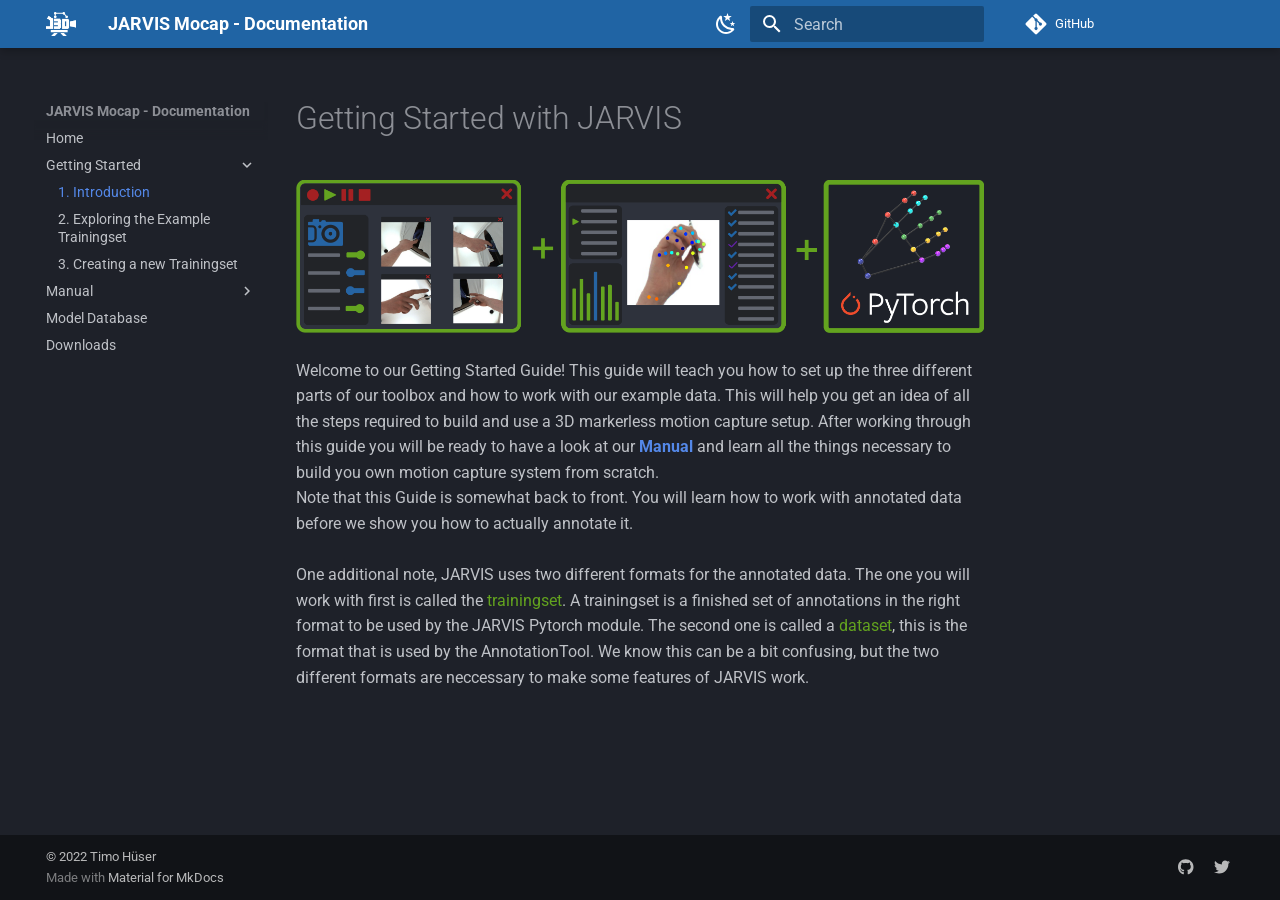
<file: getting_started/1_introduction/index.html>
<!doctype html>
<html lang="en" class="no-js">
  <head>
    
      <meta charset="utf-8">
      <meta name="viewport" content="width=device-width,initial-scale=1">
      
      
      
      
        <link rel="prev" href="../..">
      
      
        <link rel="next" href="../2_exploring_example/">
      
      
      <link rel="icon" href="../../assets/images/logo_color.svg">
      <meta name="generator" content="mkdocs-1.5.3, mkdocs-material-9.5.2">
    
    
      
        <title>1. Introduction - JARVIS Mocap -  Documentation</title>
      
    
    
      <link rel="stylesheet" href="../../assets/stylesheets/main.50c56a3b.min.css">
      
        
        <link rel="stylesheet" href="../../assets/stylesheets/palette.06af60db.min.css">
      
      


    
    
      
    
    
      
        
        
        <link rel="preconnect" href="https://fonts.gstatic.com" crossorigin>
        <link rel="stylesheet" href="https://fonts.googleapis.com/css?family=Roboto:300,300i,400,400i,700,700i%7CRoboto+Mono:400,400i,700,700i&display=fallback">
        <style>:root{--md-text-font:"Roboto";--md-code-font:"Roboto Mono"}</style>
      
    
    
      <link rel="stylesheet" href="../../stylesheets/extra.css">
    
    <script>__md_scope=new URL("../..",location),__md_hash=e=>[...e].reduce((e,_)=>(e<<5)-e+_.charCodeAt(0),0),__md_get=(e,_=localStorage,t=__md_scope)=>JSON.parse(_.getItem(t.pathname+"."+e)),__md_set=(e,_,t=localStorage,a=__md_scope)=>{try{t.setItem(a.pathname+"."+e,JSON.stringify(_))}catch(e){}}</script>
    
      
  


    
    
    
   <link href="../../assets/stylesheets/glightbox.min.css" rel="stylesheet"/><style>
        html.glightbox-open { overflow: initial; height: 100%; }
        .gslide-title { margin-top: 0px; user-select: text; }
        .gslide-desc { color: #666; user-select: text; }
        .gslide-image img { background: white; }
        
            .gscrollbar-fixer { padding-right: 15px; }
            .gdesc-inner { font-size: 0.75rem; }
            body[data-md-color-scheme="slate"] .gdesc-inner { background: var(--md-default-bg-color);}
            body[data-md-color-scheme="slate"] .gslide-title { color: var(--md-default-fg-color);}
            body[data-md-color-scheme="slate"] .gslide-desc { color: var(--md-default-fg-color);}
            </style> <script src="../../assets/javascripts/glightbox.min.js"></script></head>
  
  
    
    
      
    
    
    
    
    <body dir="ltr" data-md-color-scheme="slate" data-md-color-primary="indigo" data-md-color-accent="indigo">
  
    
    <input class="md-toggle" data-md-toggle="drawer" type="checkbox" id="__drawer" autocomplete="off">
    <input class="md-toggle" data-md-toggle="search" type="checkbox" id="__search" autocomplete="off">
    <label class="md-overlay" for="__drawer"></label>
    <div data-md-component="skip">
      
        
        <a href="#getting-started-with-jarvis" class="md-skip">
          Skip to content
        </a>
      
    </div>
    <div data-md-component="announce">
      
    </div>
    
    
      

  

<header class="md-header md-header--shadow" data-md-component="header">
  <nav class="md-header__inner md-grid" aria-label="Header">
    <a href="../.." title="JARVIS Mocap -  Documentation" class="md-header__button md-logo" aria-label="JARVIS Mocap -  Documentation" data-md-component="logo">
      
  <img src="../../assets/images/logo.png" alt="logo">

    </a>
    <label class="md-header__button md-icon" for="__drawer">
      
      <svg xmlns="http://www.w3.org/2000/svg" viewBox="0 0 24 24"><path d="M3 6h18v2H3V6m0 5h18v2H3v-2m0 5h18v2H3v-2Z"/></svg>
    </label>
    <div class="md-header__title" data-md-component="header-title">
      <div class="md-header__ellipsis">
        <div class="md-header__topic">
          <span class="md-ellipsis">
            JARVIS Mocap -  Documentation
          </span>
        </div>
        <div class="md-header__topic" data-md-component="header-topic">
          <span class="md-ellipsis">
            
              1. Introduction
            
          </span>
        </div>
      </div>
    </div>
    
      
        <form class="md-header__option" data-md-component="palette">
  
    
    
    
    <input class="md-option" data-md-color-media="" data-md-color-scheme="slate" data-md-color-primary="indigo" data-md-color-accent="indigo"  aria-label="Switch to light mode"  type="radio" name="__palette" id="__palette_0">
    
      <label class="md-header__button md-icon" title="Switch to light mode" for="__palette_1" hidden>
        <svg xmlns="http://www.w3.org/2000/svg" viewBox="0 0 24 24"><path d="m17.75 4.09-2.53 1.94.91 3.06-2.63-1.81-2.63 1.81.91-3.06-2.53-1.94L12.44 4l1.06-3 1.06 3 3.19.09m3.5 6.91-1.64 1.25.59 1.98-1.7-1.17-1.7 1.17.59-1.98L15.75 11l2.06-.05L18.5 9l.69 1.95 2.06.05m-2.28 4.95c.83-.08 1.72 1.1 1.19 1.85-.32.45-.66.87-1.08 1.27C15.17 23 8.84 23 4.94 19.07c-3.91-3.9-3.91-10.24 0-14.14.4-.4.82-.76 1.27-1.08.75-.53 1.93.36 1.85 1.19-.27 2.86.69 5.83 2.89 8.02a9.96 9.96 0 0 0 8.02 2.89m-1.64 2.02a12.08 12.08 0 0 1-7.8-3.47c-2.17-2.19-3.33-5-3.49-7.82-2.81 3.14-2.7 7.96.31 10.98 3.02 3.01 7.84 3.12 10.98.31Z"/></svg>
      </label>
    
  
    
    
    
    <input class="md-option" data-md-color-media="" data-md-color-scheme="default" data-md-color-primary="indigo" data-md-color-accent="indigo"  aria-label="Switch to dark mode"  type="radio" name="__palette" id="__palette_1">
    
      <label class="md-header__button md-icon" title="Switch to dark mode" for="__palette_0" hidden>
        <svg xmlns="http://www.w3.org/2000/svg" viewBox="0 0 24 24"><path d="M12 7a5 5 0 0 1 5 5 5 5 0 0 1-5 5 5 5 0 0 1-5-5 5 5 0 0 1 5-5m0 2a3 3 0 0 0-3 3 3 3 0 0 0 3 3 3 3 0 0 0 3-3 3 3 0 0 0-3-3m0-7 2.39 3.42C13.65 5.15 12.84 5 12 5c-.84 0-1.65.15-2.39.42L12 2M3.34 7l4.16-.35A7.2 7.2 0 0 0 5.94 8.5c-.44.74-.69 1.5-.83 2.29L3.34 7m.02 10 1.76-3.77a7.131 7.131 0 0 0 2.38 4.14L3.36 17M20.65 7l-1.77 3.79a7.023 7.023 0 0 0-2.38-4.15l4.15.36m-.01 10-4.14.36c.59-.51 1.12-1.14 1.54-1.86.42-.73.69-1.5.83-2.29L20.64 17M12 22l-2.41-3.44c.74.27 1.55.44 2.41.44.82 0 1.63-.17 2.37-.44L12 22Z"/></svg>
      </label>
    
  
</form>
      
    
    
      <script>var media,input,key,value,palette=__md_get("__palette");if(palette&&palette.color){"(prefers-color-scheme)"===palette.color.media&&(media=matchMedia("(prefers-color-scheme: light)"),input=document.querySelector(media.matches?"[data-md-color-media='(prefers-color-scheme: light)']":"[data-md-color-media='(prefers-color-scheme: dark)']"),palette.color.media=input.getAttribute("data-md-color-media"),palette.color.scheme=input.getAttribute("data-md-color-scheme"),palette.color.primary=input.getAttribute("data-md-color-primary"),palette.color.accent=input.getAttribute("data-md-color-accent"));for([key,value]of Object.entries(palette.color))document.body.setAttribute("data-md-color-"+key,value)}</script>
    
    
    
      <label class="md-header__button md-icon" for="__search">
        
        <svg xmlns="http://www.w3.org/2000/svg" viewBox="0 0 24 24"><path d="M9.5 3A6.5 6.5 0 0 1 16 9.5c0 1.61-.59 3.09-1.56 4.23l.27.27h.79l5 5-1.5 1.5-5-5v-.79l-.27-.27A6.516 6.516 0 0 1 9.5 16 6.5 6.5 0 0 1 3 9.5 6.5 6.5 0 0 1 9.5 3m0 2C7 5 5 7 5 9.5S7 14 9.5 14 14 12 14 9.5 12 5 9.5 5Z"/></svg>
      </label>
      <div class="md-search" data-md-component="search" role="dialog">
  <label class="md-search__overlay" for="__search"></label>
  <div class="md-search__inner" role="search">
    <form class="md-search__form" name="search">
      <input type="text" class="md-search__input" name="query" aria-label="Search" placeholder="Search" autocapitalize="off" autocorrect="off" autocomplete="off" spellcheck="false" data-md-component="search-query" required>
      <label class="md-search__icon md-icon" for="__search">
        
        <svg xmlns="http://www.w3.org/2000/svg" viewBox="0 0 24 24"><path d="M9.5 3A6.5 6.5 0 0 1 16 9.5c0 1.61-.59 3.09-1.56 4.23l.27.27h.79l5 5-1.5 1.5-5-5v-.79l-.27-.27A6.516 6.516 0 0 1 9.5 16 6.5 6.5 0 0 1 3 9.5 6.5 6.5 0 0 1 9.5 3m0 2C7 5 5 7 5 9.5S7 14 9.5 14 14 12 14 9.5 12 5 9.5 5Z"/></svg>
        
        <svg xmlns="http://www.w3.org/2000/svg" viewBox="0 0 24 24"><path d="M20 11v2H8l5.5 5.5-1.42 1.42L4.16 12l7.92-7.92L13.5 5.5 8 11h12Z"/></svg>
      </label>
      <nav class="md-search__options" aria-label="Search">
        
        <button type="reset" class="md-search__icon md-icon" title="Clear" aria-label="Clear" tabindex="-1">
          
          <svg xmlns="http://www.w3.org/2000/svg" viewBox="0 0 24 24"><path d="M19 6.41 17.59 5 12 10.59 6.41 5 5 6.41 10.59 12 5 17.59 6.41 19 12 13.41 17.59 19 19 17.59 13.41 12 19 6.41Z"/></svg>
        </button>
      </nav>
      
    </form>
    <div class="md-search__output">
      <div class="md-search__scrollwrap" data-md-scrollfix>
        <div class="md-search-result" data-md-component="search-result">
          <div class="md-search-result__meta">
            Initializing search
          </div>
          <ol class="md-search-result__list" role="presentation"></ol>
        </div>
      </div>
    </div>
  </div>
</div>
    
    
      <div class="md-header__source">
        <a href="https://github.com/JARVIS-MoCap" title="Go to repository" class="md-source" data-md-component="source">
  <div class="md-source__icon md-icon">
    
    <svg xmlns="http://www.w3.org/2000/svg" viewBox="0 0 448 512"><!--! Font Awesome Free 6.5.1 by @fontawesome - https://fontawesome.com License - https://fontawesome.com/license/free (Icons: CC BY 4.0, Fonts: SIL OFL 1.1, Code: MIT License) Copyright 2023 Fonticons, Inc.--><path d="M439.55 236.05 244 40.45a28.87 28.87 0 0 0-40.81 0l-40.66 40.63 51.52 51.52c27.06-9.14 52.68 16.77 43.39 43.68l49.66 49.66c34.23-11.8 61.18 31 35.47 56.69-26.49 26.49-70.21-2.87-56-37.34L240.22 199v121.85c25.3 12.54 22.26 41.85 9.08 55a34.34 34.34 0 0 1-48.55 0c-17.57-17.6-11.07-46.91 11.25-56v-123c-20.8-8.51-24.6-30.74-18.64-45L142.57 101 8.45 235.14a28.86 28.86 0 0 0 0 40.81l195.61 195.6a28.86 28.86 0 0 0 40.8 0l194.69-194.69a28.86 28.86 0 0 0 0-40.81z"/></svg>
  </div>
  <div class="md-source__repository">
    GitHub
  </div>
</a>
      </div>
    
  </nav>
  
</header>
    
    <div class="md-container" data-md-component="container">
      
      
        
          
        
      
      <main class="md-main" data-md-component="main">
        <div class="md-main__inner md-grid">
          
            
              
              <div class="md-sidebar md-sidebar--primary" data-md-component="sidebar" data-md-type="navigation" >
                <div class="md-sidebar__scrollwrap">
                  <div class="md-sidebar__inner">
                    



<nav class="md-nav md-nav--primary" aria-label="Navigation" data-md-level="0">
  <label class="md-nav__title" for="__drawer">
    <a href="../.." title="JARVIS Mocap -  Documentation" class="md-nav__button md-logo" aria-label="JARVIS Mocap -  Documentation" data-md-component="logo">
      
  <img src="../../assets/images/logo.png" alt="logo">

    </a>
    JARVIS Mocap -  Documentation
  </label>
  
    <div class="md-nav__source">
      <a href="https://github.com/JARVIS-MoCap" title="Go to repository" class="md-source" data-md-component="source">
  <div class="md-source__icon md-icon">
    
    <svg xmlns="http://www.w3.org/2000/svg" viewBox="0 0 448 512"><!--! Font Awesome Free 6.5.1 by @fontawesome - https://fontawesome.com License - https://fontawesome.com/license/free (Icons: CC BY 4.0, Fonts: SIL OFL 1.1, Code: MIT License) Copyright 2023 Fonticons, Inc.--><path d="M439.55 236.05 244 40.45a28.87 28.87 0 0 0-40.81 0l-40.66 40.63 51.52 51.52c27.06-9.14 52.68 16.77 43.39 43.68l49.66 49.66c34.23-11.8 61.18 31 35.47 56.69-26.49 26.49-70.21-2.87-56-37.34L240.22 199v121.85c25.3 12.54 22.26 41.85 9.08 55a34.34 34.34 0 0 1-48.55 0c-17.57-17.6-11.07-46.91 11.25-56v-123c-20.8-8.51-24.6-30.74-18.64-45L142.57 101 8.45 235.14a28.86 28.86 0 0 0 0 40.81l195.61 195.6a28.86 28.86 0 0 0 40.8 0l194.69-194.69a28.86 28.86 0 0 0 0-40.81z"/></svg>
  </div>
  <div class="md-source__repository">
    GitHub
  </div>
</a>
    </div>
  
  <ul class="md-nav__list" data-md-scrollfix>
    
      
      
  
  
  
  
    <li class="md-nav__item">
      <a href="../.." class="md-nav__link">
        
  
  <span class="md-ellipsis">
    Home
  </span>
  

      </a>
    </li>
  

    
      
      
  
  
    
  
  
  
    
    
    
    
    
    <li class="md-nav__item md-nav__item--active md-nav__item--nested">
      
        
        
        
        <input class="md-nav__toggle md-toggle " type="checkbox" id="__nav_2" checked>
        
          
          <label class="md-nav__link" for="__nav_2" id="__nav_2_label" tabindex="0">
            
  
  <span class="md-ellipsis">
    Getting Started
  </span>
  

            <span class="md-nav__icon md-icon"></span>
          </label>
        
        <nav class="md-nav" data-md-level="1" aria-labelledby="__nav_2_label" aria-expanded="true">
          <label class="md-nav__title" for="__nav_2">
            <span class="md-nav__icon md-icon"></span>
            Getting Started
          </label>
          <ul class="md-nav__list" data-md-scrollfix>
            
              
                
  
  
    
  
  
  
    <li class="md-nav__item md-nav__item--active">
      
      <input class="md-nav__toggle md-toggle" type="checkbox" id="__toc">
      
      
        
      
      
      <a href="./" class="md-nav__link md-nav__link--active">
        
  
  <span class="md-ellipsis">
    1. Introduction
  </span>
  

      </a>
      
    </li>
  

              
            
              
                
  
  
  
  
    <li class="md-nav__item">
      <a href="../2_exploring_example/" class="md-nav__link">
        
  
  <span class="md-ellipsis">
    2. Exploring the Example Trainingset
  </span>
  

      </a>
    </li>
  

              
            
              
                
  
  
  
  
    <li class="md-nav__item">
      <a href="../3_creating_trainingset/" class="md-nav__link">
        
  
  <span class="md-ellipsis">
    3. Creating a new Trainingset
  </span>
  

      </a>
    </li>
  

              
            
          </ul>
        </nav>
      
    </li>
  

    
      
      
  
  
  
  
    
    
    
    
    
    <li class="md-nav__item md-nav__item--nested">
      
        
        
        
        <input class="md-nav__toggle md-toggle " type="checkbox" id="__nav_3" >
        
          
          <label class="md-nav__link" for="__nav_3" id="__nav_3_label" tabindex="0">
            
  
  <span class="md-ellipsis">
    Manual
  </span>
  

            <span class="md-nav__icon md-icon"></span>
          </label>
        
        <nav class="md-nav" data-md-level="1" aria-labelledby="__nav_3_label" aria-expanded="false">
          <label class="md-nav__title" for="__nav_3">
            <span class="md-nav__icon md-icon"></span>
            Manual
          </label>
          <ul class="md-nav__list" data-md-scrollfix>
            
              
                
  
  
  
  
    <li class="md-nav__item">
      <a href="../../manual/1_introduction/" class="md-nav__link">
        
  
  <span class="md-ellipsis">
    1. Introduction
  </span>
  

      </a>
    </li>
  

              
            
              
                
  
  
  
  
    <li class="md-nav__item">
      <a href="../../manual/2_installation_guide/" class="md-nav__link">
        
  
  <span class="md-ellipsis">
    2. Installation Guide
  </span>
  

      </a>
    </li>
  

              
            
              
                
  
  
  
  
    <li class="md-nav__item">
      <a href="../../manual/3_mocap_setup_design/" class="md-nav__link">
        
  
  <span class="md-ellipsis">
    3. Designing a Setup
  </span>
  

      </a>
    </li>
  

              
            
              
                
  
  
  
  
    <li class="md-nav__item">
      <a href="../../manual/4_acquisitiontool_setup/" class="md-nav__link">
        
  
  <span class="md-ellipsis">
    4. Setting up the AcquisitionTool
  </span>
  

      </a>
    </li>
  

              
            
              
                
  
  
  
  
    <li class="md-nav__item">
      <a href="../../manual/5_recording_calibration/" class="md-nav__link">
        
  
  <span class="md-ellipsis">
    5. Recording Calibration Videos
  </span>
  

      </a>
    </li>
  

              
            
              
                
  
  
  
  
    <li class="md-nav__item">
      <a href="../../manual/6_creating_and_labeling_datasts/" class="md-nav__link">
        
  
  <span class="md-ellipsis">
    6. Creating and Labeling Datasets
  </span>
  

      </a>
    </li>
  

              
            
              
                
  
  
  
  
    <li class="md-nav__item">
      <a href="../../manual/7_training_hybridnet/" class="md-nav__link">
        
  
  <span class="md-ellipsis">
    7. Training HybridNet
  </span>
  

      </a>
    </li>
  

              
            
          </ul>
        </nav>
      
    </li>
  

    
      
      
  
  
  
  
    <li class="md-nav__item">
      <a href="../../model_database/model_database/" class="md-nav__link">
        
  
  <span class="md-ellipsis">
    Model Database
  </span>
  

      </a>
    </li>
  

    
      
      
  
  
  
  
    <li class="md-nav__item">
      <a href="../../downloads/downloads/" class="md-nav__link">
        
  
  <span class="md-ellipsis">
    Downloads
  </span>
  

      </a>
    </li>
  

    
  </ul>
</nav>
                  </div>
                </div>
              </div>
            
            
              
              <div class="md-sidebar md-sidebar--secondary" data-md-component="sidebar" data-md-type="toc" >
                <div class="md-sidebar__scrollwrap">
                  <div class="md-sidebar__inner">
                    

<nav class="md-nav md-nav--secondary" aria-label="Table of contents">
  
  
  
    
  
  
</nav>
                  </div>
                </div>
              </div>
            
          
          
            <div class="md-content" data-md-component="content">
              <article class="md-content__inner md-typeset">
                
                  


<h1 id="getting-started-with-jarvis">Getting Started with JARVIS</h1>
<p><img alt="Jarvis Banner Getting Started" class="off-glb" src="../../assets/images/index/overview_wo_text.png" /></p>
<p>Welcome to our Getting Started Guide! This guide will teach you how to set up the three different parts of our toolbox and how to work with our example data. This will help you get an idea of all the steps required to build and use a 3D markerless motion capture setup. After working through this guide you will be ready to have a look at our <strong><a href="../../manual/1_introduction">Manual</a></strong> and learn all the things necessary to build you own motion capture system from scratch.<br>
Note that this Guide is somewhat back to front. You will learn how to work with annotated data before we show you how to actually annotate it.<br>
<br>
One additional note, JARVIS uses two different formats for the annotated data. The one you will work with first is called the <span style="color:#63a31f">trainingset</span>. A trainingset is a finished set of annotations in the right format to be used by the JARVIS Pytorch module. The second one is called a <span style="color:#63a31f">dataset</span>, this is the format that is used by the AnnotationTool. We know this can be a bit confusing, but the two different formats are neccessary to make some features of JARVIS work.</p>









  



  <form class="md-feedback" name="feedback" hidden>
    <fieldset>
      <legend class="md-feedback__title">
        Was this page helpful?
      </legend>
      <div class="md-feedback__inner">
        <div class="md-feedback__list">
          
            <button class="md-feedback__icon md-icon" type="submit" title="This page was helpful" data-md-value="1">
              <svg xmlns="http://www.w3.org/2000/svg" viewBox="0 0 24 24"><path d="M20 12a8 8 0 0 0-8-8 8 8 0 0 0-8 8 8 8 0 0 0 8 8 8 8 0 0 0 8-8m2 0a10 10 0 0 1-10 10A10 10 0 0 1 2 12 10 10 0 0 1 12 2a10 10 0 0 1 10 10M10 9.5c0 .8-.7 1.5-1.5 1.5S7 10.3 7 9.5 7.7 8 8.5 8s1.5.7 1.5 1.5m7 0c0 .8-.7 1.5-1.5 1.5S14 10.3 14 9.5 14.7 8 15.5 8s1.5.7 1.5 1.5m-5 7.73c-1.75 0-3.29-.73-4.19-1.81L9.23 14c.45.72 1.52 1.23 2.77 1.23s2.32-.51 2.77-1.23l1.42 1.42c-.9 1.08-2.44 1.81-4.19 1.81Z"/></svg>
            </button>
          
            <button class="md-feedback__icon md-icon" type="submit" title="This page could be improved" data-md-value="0">
              <svg xmlns="http://www.w3.org/2000/svg" viewBox="0 0 24 24"><path d="M20 12a8 8 0 0 0-8-8 8 8 0 0 0-8 8 8 8 0 0 0 8 8 8 8 0 0 0 8-8m2 0a10 10 0 0 1-10 10A10 10 0 0 1 2 12 10 10 0 0 1 12 2a10 10 0 0 1 10 10m-6.5-4c.8 0 1.5.7 1.5 1.5s-.7 1.5-1.5 1.5-1.5-.7-1.5-1.5.7-1.5 1.5-1.5M10 9.5c0 .8-.7 1.5-1.5 1.5S7 10.3 7 9.5 7.7 8 8.5 8s1.5.7 1.5 1.5m2 4.5c1.75 0 3.29.72 4.19 1.81l-1.42 1.42C14.32 16.5 13.25 16 12 16s-2.32.5-2.77 1.23l-1.42-1.42C8.71 14.72 10.25 14 12 14Z"/></svg>
            </button>
          
        </div>
        <div class="md-feedback__note">
          
            <div data-md-value="1" hidden>
              
              
                
              
              Thanks for your feedback!
            </div>
          
            <div data-md-value="0" hidden>
              
              
                
              
              

Thanks for your feedback! Help us improve this page by using our <a href="..." target=_blank>feedback form</a>.
            </div>
          
        </div>
      </div>
    </fieldset>
  </form>


                
              </article>
            </div>
          
          
<script>var target=document.getElementById(location.hash.slice(1));target&&target.name&&(target.checked=target.name.startsWith("__tabbed_"))</script>
        </div>
        
      </main>
      
        <footer class="md-footer">
  
  <div class="md-footer-meta md-typeset">
    <div class="md-footer-meta__inner md-grid">
      <div class="md-copyright">
  
    <div class="md-copyright__highlight">
      &copy; 2022 Timo Hüser
    </div>
  
  
    Made with
    <a href="https://squidfunk.github.io/mkdocs-material/" target="_blank" rel="noopener">
      Material for MkDocs
    </a>
  
</div>
      
        <div class="md-social">
  
    
    
    
    
      
      
    
    <a href="https://github.com/JARVIS-MoCap" target="_blank" rel="noopener" title="github.com" class="md-social__link">
      <svg xmlns="http://www.w3.org/2000/svg" viewBox="0 0 496 512"><!--! Font Awesome Free 6.5.1 by @fontawesome - https://fontawesome.com License - https://fontawesome.com/license/free (Icons: CC BY 4.0, Fonts: SIL OFL 1.1, Code: MIT License) Copyright 2023 Fonticons, Inc.--><path d="M165.9 397.4c0 2-2.3 3.6-5.2 3.6-3.3.3-5.6-1.3-5.6-3.6 0-2 2.3-3.6 5.2-3.6 3-.3 5.6 1.3 5.6 3.6zm-31.1-4.5c-.7 2 1.3 4.3 4.3 4.9 2.6 1 5.6 0 6.2-2s-1.3-4.3-4.3-5.2c-2.6-.7-5.5.3-6.2 2.3zm44.2-1.7c-2.9.7-4.9 2.6-4.6 4.9.3 2 2.9 3.3 5.9 2.6 2.9-.7 4.9-2.6 4.6-4.6-.3-1.9-3-3.2-5.9-2.9zM244.8 8C106.1 8 0 113.3 0 252c0 110.9 69.8 205.8 169.5 239.2 12.8 2.3 17.3-5.6 17.3-12.1 0-6.2-.3-40.4-.3-61.4 0 0-70 15-84.7-29.8 0 0-11.4-29.1-27.8-36.6 0 0-22.9-15.7 1.6-15.4 0 0 24.9 2 38.6 25.8 21.9 38.6 58.6 27.5 72.9 20.9 2.3-16 8.8-27.1 16-33.7-55.9-6.2-112.3-14.3-112.3-110.5 0-27.5 7.6-41.3 23.6-58.9-2.6-6.5-11.1-33.3 2.6-67.9 20.9-6.5 69 27 69 27 20-5.6 41.5-8.5 62.8-8.5s42.8 2.9 62.8 8.5c0 0 48.1-33.6 69-27 13.7 34.7 5.2 61.4 2.6 67.9 16 17.7 25.8 31.5 25.8 58.9 0 96.5-58.9 104.2-114.8 110.5 9.2 7.9 17 22.9 17 46.4 0 33.7-.3 75.4-.3 83.6 0 6.5 4.6 14.4 17.3 12.1C428.2 457.8 496 362.9 496 252 496 113.3 383.5 8 244.8 8zM97.2 352.9c-1.3 1-1 3.3.7 5.2 1.6 1.6 3.9 2.3 5.2 1 1.3-1 1-3.3-.7-5.2-1.6-1.6-3.9-2.3-5.2-1zm-10.8-8.1c-.7 1.3.3 2.9 2.3 3.9 1.6 1 3.6.7 4.3-.7.7-1.3-.3-2.9-2.3-3.9-2-.6-3.6-.3-4.3.7zm32.4 35.6c-1.6 1.3-1 4.3 1.3 6.2 2.3 2.3 5.2 2.6 6.5 1 1.3-1.3.7-4.3-1.3-6.2-2.2-2.3-5.2-2.6-6.5-1zm-11.4-14.7c-1.6 1-1.6 3.6 0 5.9 1.6 2.3 4.3 3.3 5.6 2.3 1.6-1.3 1.6-3.9 0-6.2-1.4-2.3-4-3.3-5.6-2z"/></svg>
    </a>
  
    
    
    
    
      
      
    
    <a href="https://twitter.com/hueser_timo" target="_blank" rel="noopener" title="twitter.com" class="md-social__link">
      <svg xmlns="http://www.w3.org/2000/svg" viewBox="0 0 512 512"><!--! Font Awesome Free 6.5.1 by @fontawesome - https://fontawesome.com License - https://fontawesome.com/license/free (Icons: CC BY 4.0, Fonts: SIL OFL 1.1, Code: MIT License) Copyright 2023 Fonticons, Inc.--><path d="M459.37 151.716c.325 4.548.325 9.097.325 13.645 0 138.72-105.583 298.558-298.558 298.558-59.452 0-114.68-17.219-161.137-47.106 8.447.974 16.568 1.299 25.34 1.299 49.055 0 94.213-16.568 130.274-44.832-46.132-.975-84.792-31.188-98.112-72.772 6.498.974 12.995 1.624 19.818 1.624 9.421 0 18.843-1.3 27.614-3.573-48.081-9.747-84.143-51.98-84.143-102.985v-1.299c13.969 7.797 30.214 12.67 47.431 13.319-28.264-18.843-46.781-51.005-46.781-87.391 0-19.492 5.197-37.36 14.294-52.954 51.655 63.675 129.3 105.258 216.365 109.807-1.624-7.797-2.599-15.918-2.599-24.04 0-57.828 46.782-104.934 104.934-104.934 30.213 0 57.502 12.67 76.67 33.137 23.715-4.548 46.456-13.32 66.599-25.34-7.798 24.366-24.366 44.833-46.132 57.827 21.117-2.273 41.584-8.122 60.426-16.243-14.292 20.791-32.161 39.308-52.628 54.253z"/></svg>
    </a>
  
</div>
      
    </div>
  </div>
</footer>
      
    </div>
    <div class="md-dialog" data-md-component="dialog">
      <div class="md-dialog__inner md-typeset"></div>
    </div>
    
    
    <script id="__config" type="application/json">{"base": "../..", "features": ["content.code.annotate", "navigation.instant", "navigation.tracking", "content.code.copy"], "search": "../../assets/javascripts/workers/search.f886a092.min.js", "translations": {"clipboard.copied": "Copied to clipboard", "clipboard.copy": "Copy to clipboard", "search.result.more.one": "1 more on this page", "search.result.more.other": "# more on this page", "search.result.none": "No matching documents", "search.result.one": "1 matching document", "search.result.other": "# matching documents", "search.result.placeholder": "Type to start searching", "search.result.term.missing": "Missing", "select.version": "Select version"}}</script>
    
    
      <script src="../../assets/javascripts/bundle.d7c377c4.min.js"></script>
      
    
  <script>document$.subscribe(() => {const lightbox = GLightbox({"touchNavigation": true, "loop": false, "zoomable": true, "draggable": true, "openEffect": "zoom", "closeEffect": "zoom", "slideEffect": "slide"});})</script></body>
</html>
</file>
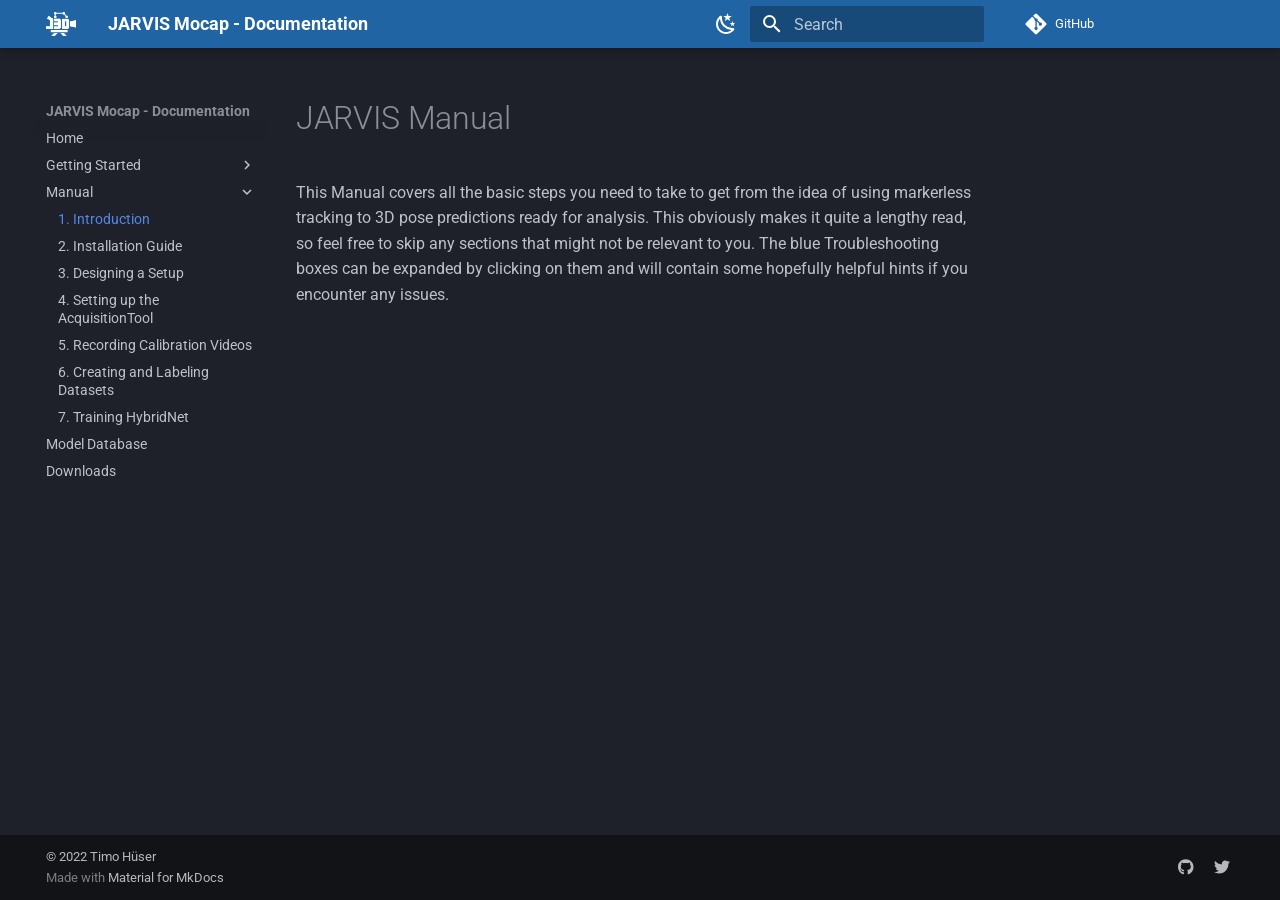
<file: manual/1_introduction/index.html>
<!doctype html>
<html lang="en" class="no-js">
  <head>
    
      <meta charset="utf-8">
      <meta name="viewport" content="width=device-width,initial-scale=1">
      
      
      
      
        <link rel="prev" href="../../getting_started/3_creating_trainingset/">
      
      
        <link rel="next" href="../2_installation_guide/">
      
      
      <link rel="icon" href="../../assets/images/logo_color.svg">
      <meta name="generator" content="mkdocs-1.5.3, mkdocs-material-9.5.2">
    
    
      
        <title>1. Introduction - JARVIS Mocap -  Documentation</title>
      
    
    
      <link rel="stylesheet" href="../../assets/stylesheets/main.50c56a3b.min.css">
      
        
        <link rel="stylesheet" href="../../assets/stylesheets/palette.06af60db.min.css">
      
      


    
    
      
    
    
      
        
        
        <link rel="preconnect" href="https://fonts.gstatic.com" crossorigin>
        <link rel="stylesheet" href="https://fonts.googleapis.com/css?family=Roboto:300,300i,400,400i,700,700i%7CRoboto+Mono:400,400i,700,700i&display=fallback">
        <style>:root{--md-text-font:"Roboto";--md-code-font:"Roboto Mono"}</style>
      
    
    
      <link rel="stylesheet" href="../../stylesheets/extra.css">
    
    <script>__md_scope=new URL("../..",location),__md_hash=e=>[...e].reduce((e,_)=>(e<<5)-e+_.charCodeAt(0),0),__md_get=(e,_=localStorage,t=__md_scope)=>JSON.parse(_.getItem(t.pathname+"."+e)),__md_set=(e,_,t=localStorage,a=__md_scope)=>{try{t.setItem(a.pathname+"."+e,JSON.stringify(_))}catch(e){}}</script>
    
      
  


    
    
    
   <link href="../../assets/stylesheets/glightbox.min.css" rel="stylesheet"/><style>
        html.glightbox-open { overflow: initial; height: 100%; }
        .gslide-title { margin-top: 0px; user-select: text; }
        .gslide-desc { color: #666; user-select: text; }
        .gslide-image img { background: white; }
        
            .gscrollbar-fixer { padding-right: 15px; }
            .gdesc-inner { font-size: 0.75rem; }
            body[data-md-color-scheme="slate"] .gdesc-inner { background: var(--md-default-bg-color);}
            body[data-md-color-scheme="slate"] .gslide-title { color: var(--md-default-fg-color);}
            body[data-md-color-scheme="slate"] .gslide-desc { color: var(--md-default-fg-color);}
            </style> <script src="../../assets/javascripts/glightbox.min.js"></script></head>
  
  
    
    
      
    
    
    
    
    <body dir="ltr" data-md-color-scheme="slate" data-md-color-primary="indigo" data-md-color-accent="indigo">
  
    
    <input class="md-toggle" data-md-toggle="drawer" type="checkbox" id="__drawer" autocomplete="off">
    <input class="md-toggle" data-md-toggle="search" type="checkbox" id="__search" autocomplete="off">
    <label class="md-overlay" for="__drawer"></label>
    <div data-md-component="skip">
      
        
        <a href="#jarvis-manual" class="md-skip">
          Skip to content
        </a>
      
    </div>
    <div data-md-component="announce">
      
    </div>
    
    
      

  

<header class="md-header md-header--shadow" data-md-component="header">
  <nav class="md-header__inner md-grid" aria-label="Header">
    <a href="../.." title="JARVIS Mocap -  Documentation" class="md-header__button md-logo" aria-label="JARVIS Mocap -  Documentation" data-md-component="logo">
      
  <img src="../../assets/images/logo.png" alt="logo">

    </a>
    <label class="md-header__button md-icon" for="__drawer">
      
      <svg xmlns="http://www.w3.org/2000/svg" viewBox="0 0 24 24"><path d="M3 6h18v2H3V6m0 5h18v2H3v-2m0 5h18v2H3v-2Z"/></svg>
    </label>
    <div class="md-header__title" data-md-component="header-title">
      <div class="md-header__ellipsis">
        <div class="md-header__topic">
          <span class="md-ellipsis">
            JARVIS Mocap -  Documentation
          </span>
        </div>
        <div class="md-header__topic" data-md-component="header-topic">
          <span class="md-ellipsis">
            
              1. Introduction
            
          </span>
        </div>
      </div>
    </div>
    
      
        <form class="md-header__option" data-md-component="palette">
  
    
    
    
    <input class="md-option" data-md-color-media="" data-md-color-scheme="slate" data-md-color-primary="indigo" data-md-color-accent="indigo"  aria-label="Switch to light mode"  type="radio" name="__palette" id="__palette_0">
    
      <label class="md-header__button md-icon" title="Switch to light mode" for="__palette_1" hidden>
        <svg xmlns="http://www.w3.org/2000/svg" viewBox="0 0 24 24"><path d="m17.75 4.09-2.53 1.94.91 3.06-2.63-1.81-2.63 1.81.91-3.06-2.53-1.94L12.44 4l1.06-3 1.06 3 3.19.09m3.5 6.91-1.64 1.25.59 1.98-1.7-1.17-1.7 1.17.59-1.98L15.75 11l2.06-.05L18.5 9l.69 1.95 2.06.05m-2.28 4.95c.83-.08 1.72 1.1 1.19 1.85-.32.45-.66.87-1.08 1.27C15.17 23 8.84 23 4.94 19.07c-3.91-3.9-3.91-10.24 0-14.14.4-.4.82-.76 1.27-1.08.75-.53 1.93.36 1.85 1.19-.27 2.86.69 5.83 2.89 8.02a9.96 9.96 0 0 0 8.02 2.89m-1.64 2.02a12.08 12.08 0 0 1-7.8-3.47c-2.17-2.19-3.33-5-3.49-7.82-2.81 3.14-2.7 7.96.31 10.98 3.02 3.01 7.84 3.12 10.98.31Z"/></svg>
      </label>
    
  
    
    
    
    <input class="md-option" data-md-color-media="" data-md-color-scheme="default" data-md-color-primary="indigo" data-md-color-accent="indigo"  aria-label="Switch to dark mode"  type="radio" name="__palette" id="__palette_1">
    
      <label class="md-header__button md-icon" title="Switch to dark mode" for="__palette_0" hidden>
        <svg xmlns="http://www.w3.org/2000/svg" viewBox="0 0 24 24"><path d="M12 7a5 5 0 0 1 5 5 5 5 0 0 1-5 5 5 5 0 0 1-5-5 5 5 0 0 1 5-5m0 2a3 3 0 0 0-3 3 3 3 0 0 0 3 3 3 3 0 0 0 3-3 3 3 0 0 0-3-3m0-7 2.39 3.42C13.65 5.15 12.84 5 12 5c-.84 0-1.65.15-2.39.42L12 2M3.34 7l4.16-.35A7.2 7.2 0 0 0 5.94 8.5c-.44.74-.69 1.5-.83 2.29L3.34 7m.02 10 1.76-3.77a7.131 7.131 0 0 0 2.38 4.14L3.36 17M20.65 7l-1.77 3.79a7.023 7.023 0 0 0-2.38-4.15l4.15.36m-.01 10-4.14.36c.59-.51 1.12-1.14 1.54-1.86.42-.73.69-1.5.83-2.29L20.64 17M12 22l-2.41-3.44c.74.27 1.55.44 2.41.44.82 0 1.63-.17 2.37-.44L12 22Z"/></svg>
      </label>
    
  
</form>
      
    
    
      <script>var media,input,key,value,palette=__md_get("__palette");if(palette&&palette.color){"(prefers-color-scheme)"===palette.color.media&&(media=matchMedia("(prefers-color-scheme: light)"),input=document.querySelector(media.matches?"[data-md-color-media='(prefers-color-scheme: light)']":"[data-md-color-media='(prefers-color-scheme: dark)']"),palette.color.media=input.getAttribute("data-md-color-media"),palette.color.scheme=input.getAttribute("data-md-color-scheme"),palette.color.primary=input.getAttribute("data-md-color-primary"),palette.color.accent=input.getAttribute("data-md-color-accent"));for([key,value]of Object.entries(palette.color))document.body.setAttribute("data-md-color-"+key,value)}</script>
    
    
    
      <label class="md-header__button md-icon" for="__search">
        
        <svg xmlns="http://www.w3.org/2000/svg" viewBox="0 0 24 24"><path d="M9.5 3A6.5 6.5 0 0 1 16 9.5c0 1.61-.59 3.09-1.56 4.23l.27.27h.79l5 5-1.5 1.5-5-5v-.79l-.27-.27A6.516 6.516 0 0 1 9.5 16 6.5 6.5 0 0 1 3 9.5 6.5 6.5 0 0 1 9.5 3m0 2C7 5 5 7 5 9.5S7 14 9.5 14 14 12 14 9.5 12 5 9.5 5Z"/></svg>
      </label>
      <div class="md-search" data-md-component="search" role="dialog">
  <label class="md-search__overlay" for="__search"></label>
  <div class="md-search__inner" role="search">
    <form class="md-search__form" name="search">
      <input type="text" class="md-search__input" name="query" aria-label="Search" placeholder="Search" autocapitalize="off" autocorrect="off" autocomplete="off" spellcheck="false" data-md-component="search-query" required>
      <label class="md-search__icon md-icon" for="__search">
        
        <svg xmlns="http://www.w3.org/2000/svg" viewBox="0 0 24 24"><path d="M9.5 3A6.5 6.5 0 0 1 16 9.5c0 1.61-.59 3.09-1.56 4.23l.27.27h.79l5 5-1.5 1.5-5-5v-.79l-.27-.27A6.516 6.516 0 0 1 9.5 16 6.5 6.5 0 0 1 3 9.5 6.5 6.5 0 0 1 9.5 3m0 2C7 5 5 7 5 9.5S7 14 9.5 14 14 12 14 9.5 12 5 9.5 5Z"/></svg>
        
        <svg xmlns="http://www.w3.org/2000/svg" viewBox="0 0 24 24"><path d="M20 11v2H8l5.5 5.5-1.42 1.42L4.16 12l7.92-7.92L13.5 5.5 8 11h12Z"/></svg>
      </label>
      <nav class="md-search__options" aria-label="Search">
        
        <button type="reset" class="md-search__icon md-icon" title="Clear" aria-label="Clear" tabindex="-1">
          
          <svg xmlns="http://www.w3.org/2000/svg" viewBox="0 0 24 24"><path d="M19 6.41 17.59 5 12 10.59 6.41 5 5 6.41 10.59 12 5 17.59 6.41 19 12 13.41 17.59 19 19 17.59 13.41 12 19 6.41Z"/></svg>
        </button>
      </nav>
      
    </form>
    <div class="md-search__output">
      <div class="md-search__scrollwrap" data-md-scrollfix>
        <div class="md-search-result" data-md-component="search-result">
          <div class="md-search-result__meta">
            Initializing search
          </div>
          <ol class="md-search-result__list" role="presentation"></ol>
        </div>
      </div>
    </div>
  </div>
</div>
    
    
      <div class="md-header__source">
        <a href="https://github.com/JARVIS-MoCap" title="Go to repository" class="md-source" data-md-component="source">
  <div class="md-source__icon md-icon">
    
    <svg xmlns="http://www.w3.org/2000/svg" viewBox="0 0 448 512"><!--! Font Awesome Free 6.5.1 by @fontawesome - https://fontawesome.com License - https://fontawesome.com/license/free (Icons: CC BY 4.0, Fonts: SIL OFL 1.1, Code: MIT License) Copyright 2023 Fonticons, Inc.--><path d="M439.55 236.05 244 40.45a28.87 28.87 0 0 0-40.81 0l-40.66 40.63 51.52 51.52c27.06-9.14 52.68 16.77 43.39 43.68l49.66 49.66c34.23-11.8 61.18 31 35.47 56.69-26.49 26.49-70.21-2.87-56-37.34L240.22 199v121.85c25.3 12.54 22.26 41.85 9.08 55a34.34 34.34 0 0 1-48.55 0c-17.57-17.6-11.07-46.91 11.25-56v-123c-20.8-8.51-24.6-30.74-18.64-45L142.57 101 8.45 235.14a28.86 28.86 0 0 0 0 40.81l195.61 195.6a28.86 28.86 0 0 0 40.8 0l194.69-194.69a28.86 28.86 0 0 0 0-40.81z"/></svg>
  </div>
  <div class="md-source__repository">
    GitHub
  </div>
</a>
      </div>
    
  </nav>
  
</header>
    
    <div class="md-container" data-md-component="container">
      
      
        
          
        
      
      <main class="md-main" data-md-component="main">
        <div class="md-main__inner md-grid">
          
            
              
              <div class="md-sidebar md-sidebar--primary" data-md-component="sidebar" data-md-type="navigation" >
                <div class="md-sidebar__scrollwrap">
                  <div class="md-sidebar__inner">
                    



<nav class="md-nav md-nav--primary" aria-label="Navigation" data-md-level="0">
  <label class="md-nav__title" for="__drawer">
    <a href="../.." title="JARVIS Mocap -  Documentation" class="md-nav__button md-logo" aria-label="JARVIS Mocap -  Documentation" data-md-component="logo">
      
  <img src="../../assets/images/logo.png" alt="logo">

    </a>
    JARVIS Mocap -  Documentation
  </label>
  
    <div class="md-nav__source">
      <a href="https://github.com/JARVIS-MoCap" title="Go to repository" class="md-source" data-md-component="source">
  <div class="md-source__icon md-icon">
    
    <svg xmlns="http://www.w3.org/2000/svg" viewBox="0 0 448 512"><!--! Font Awesome Free 6.5.1 by @fontawesome - https://fontawesome.com License - https://fontawesome.com/license/free (Icons: CC BY 4.0, Fonts: SIL OFL 1.1, Code: MIT License) Copyright 2023 Fonticons, Inc.--><path d="M439.55 236.05 244 40.45a28.87 28.87 0 0 0-40.81 0l-40.66 40.63 51.52 51.52c27.06-9.14 52.68 16.77 43.39 43.68l49.66 49.66c34.23-11.8 61.18 31 35.47 56.69-26.49 26.49-70.21-2.87-56-37.34L240.22 199v121.85c25.3 12.54 22.26 41.85 9.08 55a34.34 34.34 0 0 1-48.55 0c-17.57-17.6-11.07-46.91 11.25-56v-123c-20.8-8.51-24.6-30.74-18.64-45L142.57 101 8.45 235.14a28.86 28.86 0 0 0 0 40.81l195.61 195.6a28.86 28.86 0 0 0 40.8 0l194.69-194.69a28.86 28.86 0 0 0 0-40.81z"/></svg>
  </div>
  <div class="md-source__repository">
    GitHub
  </div>
</a>
    </div>
  
  <ul class="md-nav__list" data-md-scrollfix>
    
      
      
  
  
  
  
    <li class="md-nav__item">
      <a href="../.." class="md-nav__link">
        
  
  <span class="md-ellipsis">
    Home
  </span>
  

      </a>
    </li>
  

    
      
      
  
  
  
  
    
    
    
    
    
    <li class="md-nav__item md-nav__item--nested">
      
        
        
        
        <input class="md-nav__toggle md-toggle " type="checkbox" id="__nav_2" >
        
          
          <label class="md-nav__link" for="__nav_2" id="__nav_2_label" tabindex="0">
            
  
  <span class="md-ellipsis">
    Getting Started
  </span>
  

            <span class="md-nav__icon md-icon"></span>
          </label>
        
        <nav class="md-nav" data-md-level="1" aria-labelledby="__nav_2_label" aria-expanded="false">
          <label class="md-nav__title" for="__nav_2">
            <span class="md-nav__icon md-icon"></span>
            Getting Started
          </label>
          <ul class="md-nav__list" data-md-scrollfix>
            
              
                
  
  
  
  
    <li class="md-nav__item">
      <a href="../../getting_started/1_introduction/" class="md-nav__link">
        
  
  <span class="md-ellipsis">
    1. Introduction
  </span>
  

      </a>
    </li>
  

              
            
              
                
  
  
  
  
    <li class="md-nav__item">
      <a href="../../getting_started/2_exploring_example/" class="md-nav__link">
        
  
  <span class="md-ellipsis">
    2. Exploring the Example Trainingset
  </span>
  

      </a>
    </li>
  

              
            
              
                
  
  
  
  
    <li class="md-nav__item">
      <a href="../../getting_started/3_creating_trainingset/" class="md-nav__link">
        
  
  <span class="md-ellipsis">
    3. Creating a new Trainingset
  </span>
  

      </a>
    </li>
  

              
            
          </ul>
        </nav>
      
    </li>
  

    
      
      
  
  
    
  
  
  
    
    
    
    
    
    <li class="md-nav__item md-nav__item--active md-nav__item--nested">
      
        
        
        
        <input class="md-nav__toggle md-toggle " type="checkbox" id="__nav_3" checked>
        
          
          <label class="md-nav__link" for="__nav_3" id="__nav_3_label" tabindex="0">
            
  
  <span class="md-ellipsis">
    Manual
  </span>
  

            <span class="md-nav__icon md-icon"></span>
          </label>
        
        <nav class="md-nav" data-md-level="1" aria-labelledby="__nav_3_label" aria-expanded="true">
          <label class="md-nav__title" for="__nav_3">
            <span class="md-nav__icon md-icon"></span>
            Manual
          </label>
          <ul class="md-nav__list" data-md-scrollfix>
            
              
                
  
  
    
  
  
  
    <li class="md-nav__item md-nav__item--active">
      
      <input class="md-nav__toggle md-toggle" type="checkbox" id="__toc">
      
      
        
      
      
      <a href="./" class="md-nav__link md-nav__link--active">
        
  
  <span class="md-ellipsis">
    1. Introduction
  </span>
  

      </a>
      
    </li>
  

              
            
              
                
  
  
  
  
    <li class="md-nav__item">
      <a href="../2_installation_guide/" class="md-nav__link">
        
  
  <span class="md-ellipsis">
    2. Installation Guide
  </span>
  

      </a>
    </li>
  

              
            
              
                
  
  
  
  
    <li class="md-nav__item">
      <a href="../3_mocap_setup_design/" class="md-nav__link">
        
  
  <span class="md-ellipsis">
    3. Designing a Setup
  </span>
  

      </a>
    </li>
  

              
            
              
                
  
  
  
  
    <li class="md-nav__item">
      <a href="../4_acquisitiontool_setup/" class="md-nav__link">
        
  
  <span class="md-ellipsis">
    4. Setting up the AcquisitionTool
  </span>
  

      </a>
    </li>
  

              
            
              
                
  
  
  
  
    <li class="md-nav__item">
      <a href="../5_recording_calibration/" class="md-nav__link">
        
  
  <span class="md-ellipsis">
    5. Recording Calibration Videos
  </span>
  

      </a>
    </li>
  

              
            
              
                
  
  
  
  
    <li class="md-nav__item">
      <a href="../6_creating_and_labeling_datasts/" class="md-nav__link">
        
  
  <span class="md-ellipsis">
    6. Creating and Labeling Datasets
  </span>
  

      </a>
    </li>
  

              
            
              
                
  
  
  
  
    <li class="md-nav__item">
      <a href="../7_training_hybridnet/" class="md-nav__link">
        
  
  <span class="md-ellipsis">
    7. Training HybridNet
  </span>
  

      </a>
    </li>
  

              
            
          </ul>
        </nav>
      
    </li>
  

    
      
      
  
  
  
  
    <li class="md-nav__item">
      <a href="../../model_database/model_database/" class="md-nav__link">
        
  
  <span class="md-ellipsis">
    Model Database
  </span>
  

      </a>
    </li>
  

    
      
      
  
  
  
  
    <li class="md-nav__item">
      <a href="../../downloads/downloads/" class="md-nav__link">
        
  
  <span class="md-ellipsis">
    Downloads
  </span>
  

      </a>
    </li>
  

    
  </ul>
</nav>
                  </div>
                </div>
              </div>
            
            
              
              <div class="md-sidebar md-sidebar--secondary" data-md-component="sidebar" data-md-type="toc" >
                <div class="md-sidebar__scrollwrap">
                  <div class="md-sidebar__inner">
                    

<nav class="md-nav md-nav--secondary" aria-label="Table of contents">
  
  
  
    
  
  
</nav>
                  </div>
                </div>
              </div>
            
          
          
            <div class="md-content" data-md-component="content">
              <article class="md-content__inner md-typeset">
                
                  


<h1 id="jarvis-manual">JARVIS Manual</h1>
<p>This Manual covers all the basic steps you need to take to get from the idea of using markerless tracking to 3D pose predictions ready for analysis. This obviously makes it quite a lengthy read, so feel free to skip any sections that might not be relevant to you. The blue Troubleshooting boxes can be expanded by clicking on them and will contain some hopefully helpful hints if you encounter any issues.</p>









  



  <form class="md-feedback" name="feedback" hidden>
    <fieldset>
      <legend class="md-feedback__title">
        Was this page helpful?
      </legend>
      <div class="md-feedback__inner">
        <div class="md-feedback__list">
          
            <button class="md-feedback__icon md-icon" type="submit" title="This page was helpful" data-md-value="1">
              <svg xmlns="http://www.w3.org/2000/svg" viewBox="0 0 24 24"><path d="M20 12a8 8 0 0 0-8-8 8 8 0 0 0-8 8 8 8 0 0 0 8 8 8 8 0 0 0 8-8m2 0a10 10 0 0 1-10 10A10 10 0 0 1 2 12 10 10 0 0 1 12 2a10 10 0 0 1 10 10M10 9.5c0 .8-.7 1.5-1.5 1.5S7 10.3 7 9.5 7.7 8 8.5 8s1.5.7 1.5 1.5m7 0c0 .8-.7 1.5-1.5 1.5S14 10.3 14 9.5 14.7 8 15.5 8s1.5.7 1.5 1.5m-5 7.73c-1.75 0-3.29-.73-4.19-1.81L9.23 14c.45.72 1.52 1.23 2.77 1.23s2.32-.51 2.77-1.23l1.42 1.42c-.9 1.08-2.44 1.81-4.19 1.81Z"/></svg>
            </button>
          
            <button class="md-feedback__icon md-icon" type="submit" title="This page could be improved" data-md-value="0">
              <svg xmlns="http://www.w3.org/2000/svg" viewBox="0 0 24 24"><path d="M20 12a8 8 0 0 0-8-8 8 8 0 0 0-8 8 8 8 0 0 0 8 8 8 8 0 0 0 8-8m2 0a10 10 0 0 1-10 10A10 10 0 0 1 2 12 10 10 0 0 1 12 2a10 10 0 0 1 10 10m-6.5-4c.8 0 1.5.7 1.5 1.5s-.7 1.5-1.5 1.5-1.5-.7-1.5-1.5.7-1.5 1.5-1.5M10 9.5c0 .8-.7 1.5-1.5 1.5S7 10.3 7 9.5 7.7 8 8.5 8s1.5.7 1.5 1.5m2 4.5c1.75 0 3.29.72 4.19 1.81l-1.42 1.42C14.32 16.5 13.25 16 12 16s-2.32.5-2.77 1.23l-1.42-1.42C8.71 14.72 10.25 14 12 14Z"/></svg>
            </button>
          
        </div>
        <div class="md-feedback__note">
          
            <div data-md-value="1" hidden>
              
              
                
              
              Thanks for your feedback!
            </div>
          
            <div data-md-value="0" hidden>
              
              
                
              
              

Thanks for your feedback! Help us improve this page by using our <a href="..." target=_blank>feedback form</a>.
            </div>
          
        </div>
      </div>
    </fieldset>
  </form>


                
              </article>
            </div>
          
          
<script>var target=document.getElementById(location.hash.slice(1));target&&target.name&&(target.checked=target.name.startsWith("__tabbed_"))</script>
        </div>
        
      </main>
      
        <footer class="md-footer">
  
  <div class="md-footer-meta md-typeset">
    <div class="md-footer-meta__inner md-grid">
      <div class="md-copyright">
  
    <div class="md-copyright__highlight">
      &copy; 2022 Timo Hüser
    </div>
  
  
    Made with
    <a href="https://squidfunk.github.io/mkdocs-material/" target="_blank" rel="noopener">
      Material for MkDocs
    </a>
  
</div>
      
        <div class="md-social">
  
    
    
    
    
      
      
    
    <a href="https://github.com/JARVIS-MoCap" target="_blank" rel="noopener" title="github.com" class="md-social__link">
      <svg xmlns="http://www.w3.org/2000/svg" viewBox="0 0 496 512"><!--! Font Awesome Free 6.5.1 by @fontawesome - https://fontawesome.com License - https://fontawesome.com/license/free (Icons: CC BY 4.0, Fonts: SIL OFL 1.1, Code: MIT License) Copyright 2023 Fonticons, Inc.--><path d="M165.9 397.4c0 2-2.3 3.6-5.2 3.6-3.3.3-5.6-1.3-5.6-3.6 0-2 2.3-3.6 5.2-3.6 3-.3 5.6 1.3 5.6 3.6zm-31.1-4.5c-.7 2 1.3 4.3 4.3 4.9 2.6 1 5.6 0 6.2-2s-1.3-4.3-4.3-5.2c-2.6-.7-5.5.3-6.2 2.3zm44.2-1.7c-2.9.7-4.9 2.6-4.6 4.9.3 2 2.9 3.3 5.9 2.6 2.9-.7 4.9-2.6 4.6-4.6-.3-1.9-3-3.2-5.9-2.9zM244.8 8C106.1 8 0 113.3 0 252c0 110.9 69.8 205.8 169.5 239.2 12.8 2.3 17.3-5.6 17.3-12.1 0-6.2-.3-40.4-.3-61.4 0 0-70 15-84.7-29.8 0 0-11.4-29.1-27.8-36.6 0 0-22.9-15.7 1.6-15.4 0 0 24.9 2 38.6 25.8 21.9 38.6 58.6 27.5 72.9 20.9 2.3-16 8.8-27.1 16-33.7-55.9-6.2-112.3-14.3-112.3-110.5 0-27.5 7.6-41.3 23.6-58.9-2.6-6.5-11.1-33.3 2.6-67.9 20.9-6.5 69 27 69 27 20-5.6 41.5-8.5 62.8-8.5s42.8 2.9 62.8 8.5c0 0 48.1-33.6 69-27 13.7 34.7 5.2 61.4 2.6 67.9 16 17.7 25.8 31.5 25.8 58.9 0 96.5-58.9 104.2-114.8 110.5 9.2 7.9 17 22.9 17 46.4 0 33.7-.3 75.4-.3 83.6 0 6.5 4.6 14.4 17.3 12.1C428.2 457.8 496 362.9 496 252 496 113.3 383.5 8 244.8 8zM97.2 352.9c-1.3 1-1 3.3.7 5.2 1.6 1.6 3.9 2.3 5.2 1 1.3-1 1-3.3-.7-5.2-1.6-1.6-3.9-2.3-5.2-1zm-10.8-8.1c-.7 1.3.3 2.9 2.3 3.9 1.6 1 3.6.7 4.3-.7.7-1.3-.3-2.9-2.3-3.9-2-.6-3.6-.3-4.3.7zm32.4 35.6c-1.6 1.3-1 4.3 1.3 6.2 2.3 2.3 5.2 2.6 6.5 1 1.3-1.3.7-4.3-1.3-6.2-2.2-2.3-5.2-2.6-6.5-1zm-11.4-14.7c-1.6 1-1.6 3.6 0 5.9 1.6 2.3 4.3 3.3 5.6 2.3 1.6-1.3 1.6-3.9 0-6.2-1.4-2.3-4-3.3-5.6-2z"/></svg>
    </a>
  
    
    
    
    
      
      
    
    <a href="https://twitter.com/hueser_timo" target="_blank" rel="noopener" title="twitter.com" class="md-social__link">
      <svg xmlns="http://www.w3.org/2000/svg" viewBox="0 0 512 512"><!--! Font Awesome Free 6.5.1 by @fontawesome - https://fontawesome.com License - https://fontawesome.com/license/free (Icons: CC BY 4.0, Fonts: SIL OFL 1.1, Code: MIT License) Copyright 2023 Fonticons, Inc.--><path d="M459.37 151.716c.325 4.548.325 9.097.325 13.645 0 138.72-105.583 298.558-298.558 298.558-59.452 0-114.68-17.219-161.137-47.106 8.447.974 16.568 1.299 25.34 1.299 49.055 0 94.213-16.568 130.274-44.832-46.132-.975-84.792-31.188-98.112-72.772 6.498.974 12.995 1.624 19.818 1.624 9.421 0 18.843-1.3 27.614-3.573-48.081-9.747-84.143-51.98-84.143-102.985v-1.299c13.969 7.797 30.214 12.67 47.431 13.319-28.264-18.843-46.781-51.005-46.781-87.391 0-19.492 5.197-37.36 14.294-52.954 51.655 63.675 129.3 105.258 216.365 109.807-1.624-7.797-2.599-15.918-2.599-24.04 0-57.828 46.782-104.934 104.934-104.934 30.213 0 57.502 12.67 76.67 33.137 23.715-4.548 46.456-13.32 66.599-25.34-7.798 24.366-24.366 44.833-46.132 57.827 21.117-2.273 41.584-8.122 60.426-16.243-14.292 20.791-32.161 39.308-52.628 54.253z"/></svg>
    </a>
  
</div>
      
    </div>
  </div>
</footer>
      
    </div>
    <div class="md-dialog" data-md-component="dialog">
      <div class="md-dialog__inner md-typeset"></div>
    </div>
    
    
    <script id="__config" type="application/json">{"base": "../..", "features": ["content.code.annotate", "navigation.instant", "navigation.tracking", "content.code.copy"], "search": "../../assets/javascripts/workers/search.f886a092.min.js", "translations": {"clipboard.copied": "Copied to clipboard", "clipboard.copy": "Copy to clipboard", "search.result.more.one": "1 more on this page", "search.result.more.other": "# more on this page", "search.result.none": "No matching documents", "search.result.one": "1 matching document", "search.result.other": "# matching documents", "search.result.placeholder": "Type to start searching", "search.result.term.missing": "Missing", "select.version": "Select version"}}</script>
    
    
      <script src="../../assets/javascripts/bundle.d7c377c4.min.js"></script>
      
    
  <script>document$.subscribe(() => {const lightbox = GLightbox({"touchNavigation": true, "loop": false, "zoomable": true, "draggable": true, "openEffect": "zoom", "closeEffect": "zoom", "slideEffect": "slide"});})</script></body>
</html>
</file>
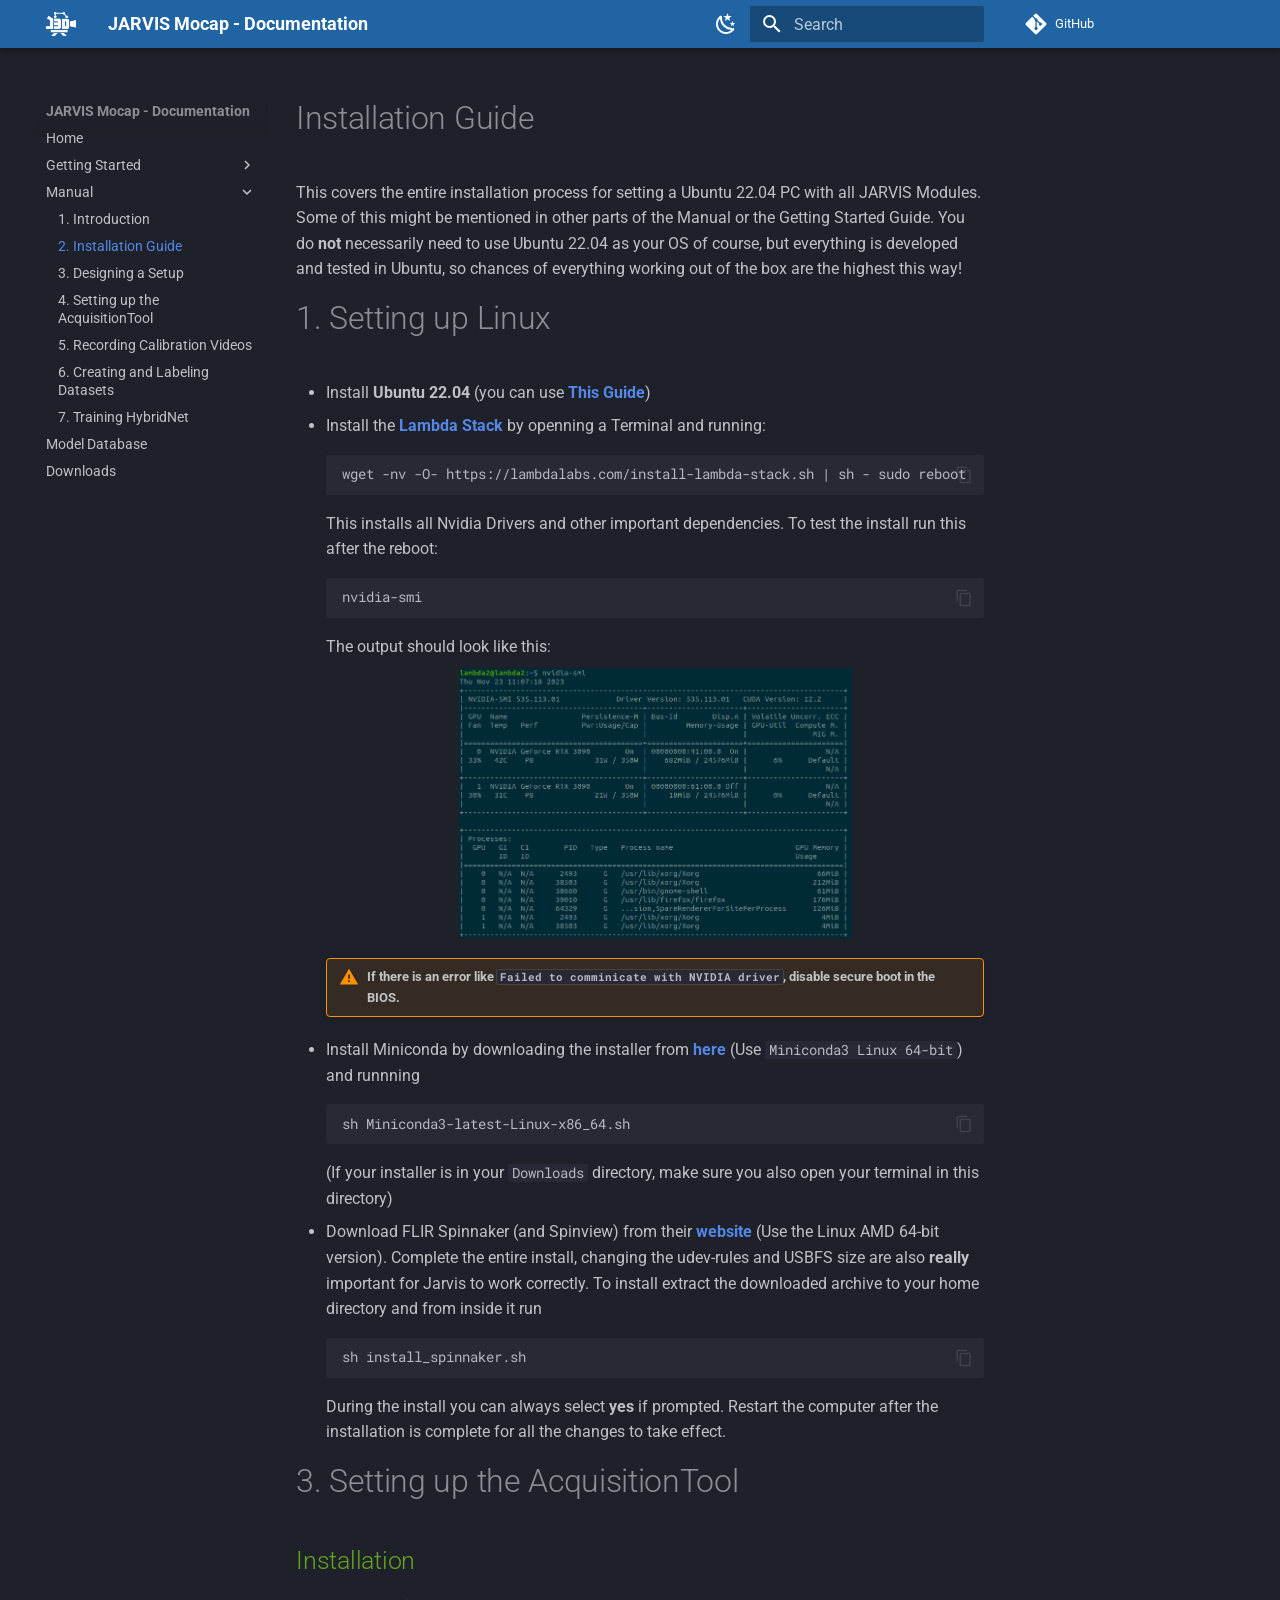
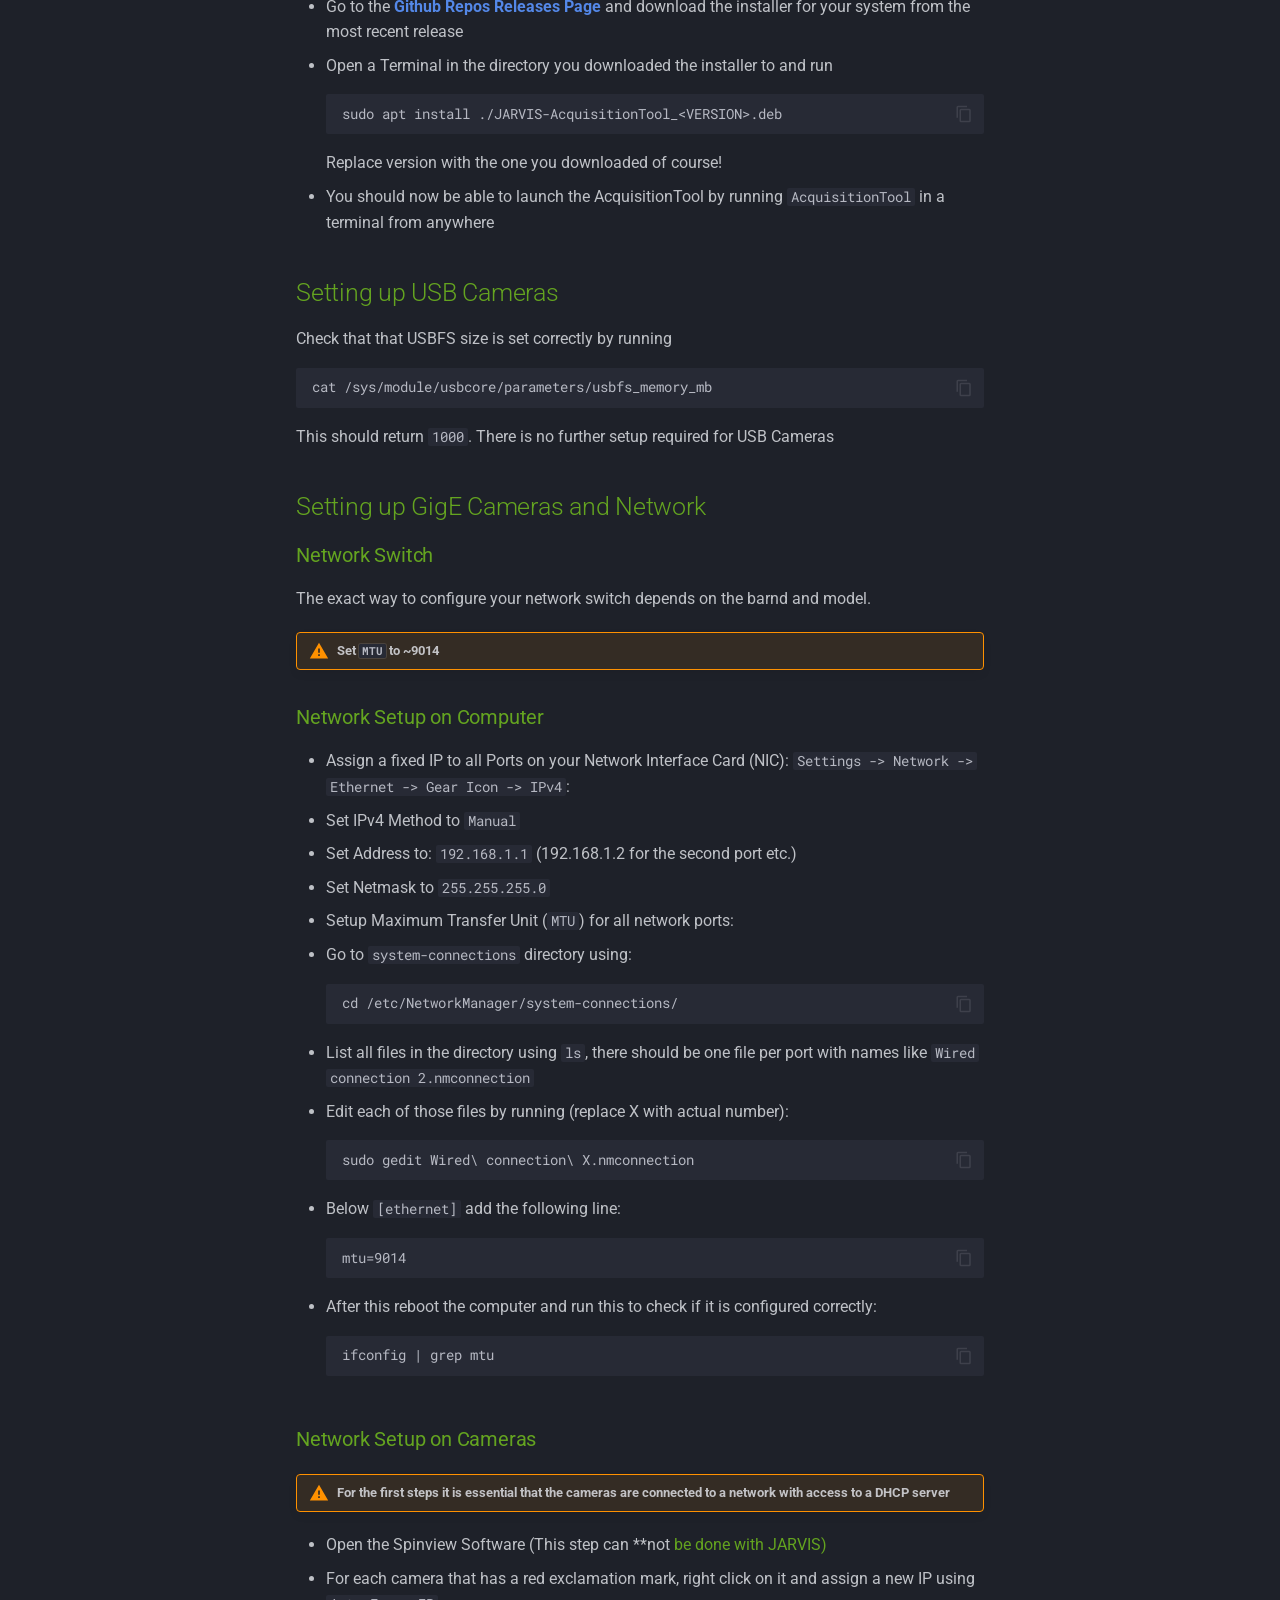
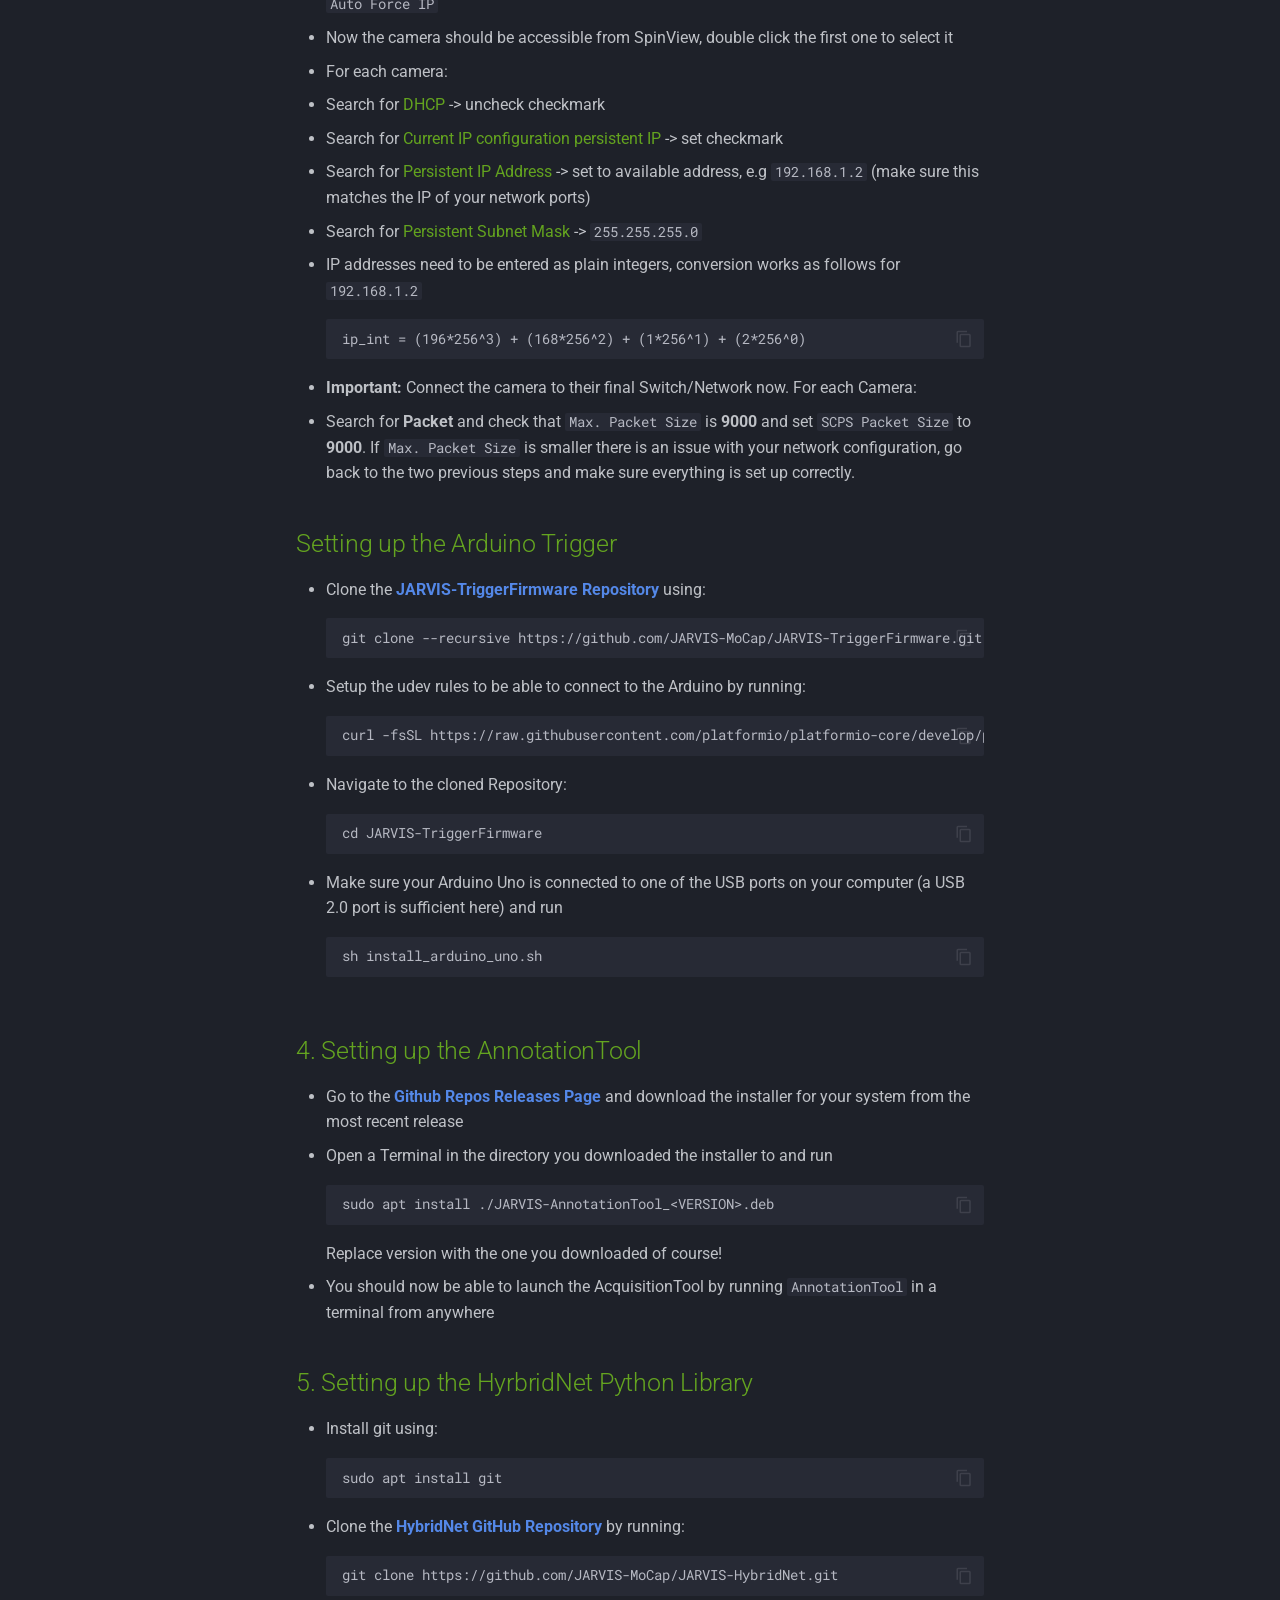
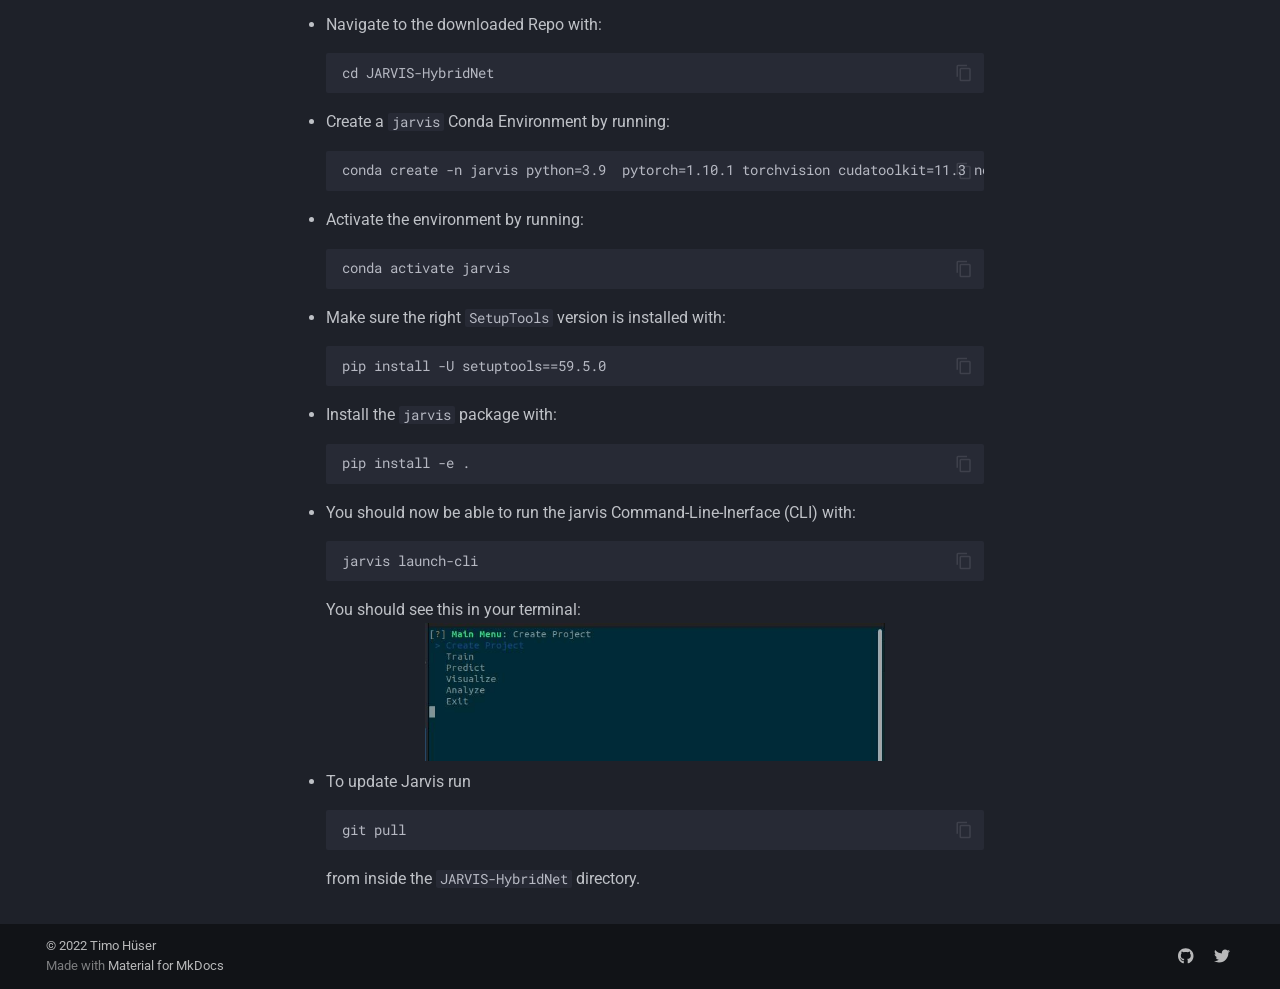
<file: manual/2_installation_guide/index.html>
<!doctype html>
<html lang="en" class="no-js">
  <head>
    
      <meta charset="utf-8">
      <meta name="viewport" content="width=device-width,initial-scale=1">
      
      
      
      
        <link rel="prev" href="../1_introduction/">
      
      
        <link rel="next" href="../3_mocap_setup_design/">
      
      
      <link rel="icon" href="../../assets/images/logo_color.svg">
      <meta name="generator" content="mkdocs-1.5.3, mkdocs-material-9.5.2">
    
    
      
        <title>2. Installation Guide - JARVIS Mocap -  Documentation</title>
      
    
    
      <link rel="stylesheet" href="../../assets/stylesheets/main.50c56a3b.min.css">
      
        
        <link rel="stylesheet" href="../../assets/stylesheets/palette.06af60db.min.css">
      
      


    
    
      
    
    
      
        
        
        <link rel="preconnect" href="https://fonts.gstatic.com" crossorigin>
        <link rel="stylesheet" href="https://fonts.googleapis.com/css?family=Roboto:300,300i,400,400i,700,700i%7CRoboto+Mono:400,400i,700,700i&display=fallback">
        <style>:root{--md-text-font:"Roboto";--md-code-font:"Roboto Mono"}</style>
      
    
    
      <link rel="stylesheet" href="../../stylesheets/extra.css">
    
    <script>__md_scope=new URL("../..",location),__md_hash=e=>[...e].reduce((e,_)=>(e<<5)-e+_.charCodeAt(0),0),__md_get=(e,_=localStorage,t=__md_scope)=>JSON.parse(_.getItem(t.pathname+"."+e)),__md_set=(e,_,t=localStorage,a=__md_scope)=>{try{t.setItem(a.pathname+"."+e,JSON.stringify(_))}catch(e){}}</script>
    
      
  


    
    
    
   <link href="../../assets/stylesheets/glightbox.min.css" rel="stylesheet"/><style>
        html.glightbox-open { overflow: initial; height: 100%; }
        .gslide-title { margin-top: 0px; user-select: text; }
        .gslide-desc { color: #666; user-select: text; }
        .gslide-image img { background: white; }
        
            .gscrollbar-fixer { padding-right: 15px; }
            .gdesc-inner { font-size: 0.75rem; }
            body[data-md-color-scheme="slate"] .gdesc-inner { background: var(--md-default-bg-color);}
            body[data-md-color-scheme="slate"] .gslide-title { color: var(--md-default-fg-color);}
            body[data-md-color-scheme="slate"] .gslide-desc { color: var(--md-default-fg-color);}
            </style> <script src="../../assets/javascripts/glightbox.min.js"></script></head>
  
  
    
    
      
    
    
    
    
    <body dir="ltr" data-md-color-scheme="slate" data-md-color-primary="indigo" data-md-color-accent="indigo">
  
    
    <input class="md-toggle" data-md-toggle="drawer" type="checkbox" id="__drawer" autocomplete="off">
    <input class="md-toggle" data-md-toggle="search" type="checkbox" id="__search" autocomplete="off">
    <label class="md-overlay" for="__drawer"></label>
    <div data-md-component="skip">
      
        
        <a href="#installation-guide" class="md-skip">
          Skip to content
        </a>
      
    </div>
    <div data-md-component="announce">
      
    </div>
    
    
      

  

<header class="md-header md-header--shadow" data-md-component="header">
  <nav class="md-header__inner md-grid" aria-label="Header">
    <a href="../.." title="JARVIS Mocap -  Documentation" class="md-header__button md-logo" aria-label="JARVIS Mocap -  Documentation" data-md-component="logo">
      
  <img src="../../assets/images/logo.png" alt="logo">

    </a>
    <label class="md-header__button md-icon" for="__drawer">
      
      <svg xmlns="http://www.w3.org/2000/svg" viewBox="0 0 24 24"><path d="M3 6h18v2H3V6m0 5h18v2H3v-2m0 5h18v2H3v-2Z"/></svg>
    </label>
    <div class="md-header__title" data-md-component="header-title">
      <div class="md-header__ellipsis">
        <div class="md-header__topic">
          <span class="md-ellipsis">
            JARVIS Mocap -  Documentation
          </span>
        </div>
        <div class="md-header__topic" data-md-component="header-topic">
          <span class="md-ellipsis">
            
              2. Installation Guide
            
          </span>
        </div>
      </div>
    </div>
    
      
        <form class="md-header__option" data-md-component="palette">
  
    
    
    
    <input class="md-option" data-md-color-media="" data-md-color-scheme="slate" data-md-color-primary="indigo" data-md-color-accent="indigo"  aria-label="Switch to light mode"  type="radio" name="__palette" id="__palette_0">
    
      <label class="md-header__button md-icon" title="Switch to light mode" for="__palette_1" hidden>
        <svg xmlns="http://www.w3.org/2000/svg" viewBox="0 0 24 24"><path d="m17.75 4.09-2.53 1.94.91 3.06-2.63-1.81-2.63 1.81.91-3.06-2.53-1.94L12.44 4l1.06-3 1.06 3 3.19.09m3.5 6.91-1.64 1.25.59 1.98-1.7-1.17-1.7 1.17.59-1.98L15.75 11l2.06-.05L18.5 9l.69 1.95 2.06.05m-2.28 4.95c.83-.08 1.72 1.1 1.19 1.85-.32.45-.66.87-1.08 1.27C15.17 23 8.84 23 4.94 19.07c-3.91-3.9-3.91-10.24 0-14.14.4-.4.82-.76 1.27-1.08.75-.53 1.93.36 1.85 1.19-.27 2.86.69 5.83 2.89 8.02a9.96 9.96 0 0 0 8.02 2.89m-1.64 2.02a12.08 12.08 0 0 1-7.8-3.47c-2.17-2.19-3.33-5-3.49-7.82-2.81 3.14-2.7 7.96.31 10.98 3.02 3.01 7.84 3.12 10.98.31Z"/></svg>
      </label>
    
  
    
    
    
    <input class="md-option" data-md-color-media="" data-md-color-scheme="default" data-md-color-primary="indigo" data-md-color-accent="indigo"  aria-label="Switch to dark mode"  type="radio" name="__palette" id="__palette_1">
    
      <label class="md-header__button md-icon" title="Switch to dark mode" for="__palette_0" hidden>
        <svg xmlns="http://www.w3.org/2000/svg" viewBox="0 0 24 24"><path d="M12 7a5 5 0 0 1 5 5 5 5 0 0 1-5 5 5 5 0 0 1-5-5 5 5 0 0 1 5-5m0 2a3 3 0 0 0-3 3 3 3 0 0 0 3 3 3 3 0 0 0 3-3 3 3 0 0 0-3-3m0-7 2.39 3.42C13.65 5.15 12.84 5 12 5c-.84 0-1.65.15-2.39.42L12 2M3.34 7l4.16-.35A7.2 7.2 0 0 0 5.94 8.5c-.44.74-.69 1.5-.83 2.29L3.34 7m.02 10 1.76-3.77a7.131 7.131 0 0 0 2.38 4.14L3.36 17M20.65 7l-1.77 3.79a7.023 7.023 0 0 0-2.38-4.15l4.15.36m-.01 10-4.14.36c.59-.51 1.12-1.14 1.54-1.86.42-.73.69-1.5.83-2.29L20.64 17M12 22l-2.41-3.44c.74.27 1.55.44 2.41.44.82 0 1.63-.17 2.37-.44L12 22Z"/></svg>
      </label>
    
  
</form>
      
    
    
      <script>var media,input,key,value,palette=__md_get("__palette");if(palette&&palette.color){"(prefers-color-scheme)"===palette.color.media&&(media=matchMedia("(prefers-color-scheme: light)"),input=document.querySelector(media.matches?"[data-md-color-media='(prefers-color-scheme: light)']":"[data-md-color-media='(prefers-color-scheme: dark)']"),palette.color.media=input.getAttribute("data-md-color-media"),palette.color.scheme=input.getAttribute("data-md-color-scheme"),palette.color.primary=input.getAttribute("data-md-color-primary"),palette.color.accent=input.getAttribute("data-md-color-accent"));for([key,value]of Object.entries(palette.color))document.body.setAttribute("data-md-color-"+key,value)}</script>
    
    
    
      <label class="md-header__button md-icon" for="__search">
        
        <svg xmlns="http://www.w3.org/2000/svg" viewBox="0 0 24 24"><path d="M9.5 3A6.5 6.5 0 0 1 16 9.5c0 1.61-.59 3.09-1.56 4.23l.27.27h.79l5 5-1.5 1.5-5-5v-.79l-.27-.27A6.516 6.516 0 0 1 9.5 16 6.5 6.5 0 0 1 3 9.5 6.5 6.5 0 0 1 9.5 3m0 2C7 5 5 7 5 9.5S7 14 9.5 14 14 12 14 9.5 12 5 9.5 5Z"/></svg>
      </label>
      <div class="md-search" data-md-component="search" role="dialog">
  <label class="md-search__overlay" for="__search"></label>
  <div class="md-search__inner" role="search">
    <form class="md-search__form" name="search">
      <input type="text" class="md-search__input" name="query" aria-label="Search" placeholder="Search" autocapitalize="off" autocorrect="off" autocomplete="off" spellcheck="false" data-md-component="search-query" required>
      <label class="md-search__icon md-icon" for="__search">
        
        <svg xmlns="http://www.w3.org/2000/svg" viewBox="0 0 24 24"><path d="M9.5 3A6.5 6.5 0 0 1 16 9.5c0 1.61-.59 3.09-1.56 4.23l.27.27h.79l5 5-1.5 1.5-5-5v-.79l-.27-.27A6.516 6.516 0 0 1 9.5 16 6.5 6.5 0 0 1 3 9.5 6.5 6.5 0 0 1 9.5 3m0 2C7 5 5 7 5 9.5S7 14 9.5 14 14 12 14 9.5 12 5 9.5 5Z"/></svg>
        
        <svg xmlns="http://www.w3.org/2000/svg" viewBox="0 0 24 24"><path d="M20 11v2H8l5.5 5.5-1.42 1.42L4.16 12l7.92-7.92L13.5 5.5 8 11h12Z"/></svg>
      </label>
      <nav class="md-search__options" aria-label="Search">
        
        <button type="reset" class="md-search__icon md-icon" title="Clear" aria-label="Clear" tabindex="-1">
          
          <svg xmlns="http://www.w3.org/2000/svg" viewBox="0 0 24 24"><path d="M19 6.41 17.59 5 12 10.59 6.41 5 5 6.41 10.59 12 5 17.59 6.41 19 12 13.41 17.59 19 19 17.59 13.41 12 19 6.41Z"/></svg>
        </button>
      </nav>
      
    </form>
    <div class="md-search__output">
      <div class="md-search__scrollwrap" data-md-scrollfix>
        <div class="md-search-result" data-md-component="search-result">
          <div class="md-search-result__meta">
            Initializing search
          </div>
          <ol class="md-search-result__list" role="presentation"></ol>
        </div>
      </div>
    </div>
  </div>
</div>
    
    
      <div class="md-header__source">
        <a href="https://github.com/JARVIS-MoCap" title="Go to repository" class="md-source" data-md-component="source">
  <div class="md-source__icon md-icon">
    
    <svg xmlns="http://www.w3.org/2000/svg" viewBox="0 0 448 512"><!--! Font Awesome Free 6.5.1 by @fontawesome - https://fontawesome.com License - https://fontawesome.com/license/free (Icons: CC BY 4.0, Fonts: SIL OFL 1.1, Code: MIT License) Copyright 2023 Fonticons, Inc.--><path d="M439.55 236.05 244 40.45a28.87 28.87 0 0 0-40.81 0l-40.66 40.63 51.52 51.52c27.06-9.14 52.68 16.77 43.39 43.68l49.66 49.66c34.23-11.8 61.18 31 35.47 56.69-26.49 26.49-70.21-2.87-56-37.34L240.22 199v121.85c25.3 12.54 22.26 41.85 9.08 55a34.34 34.34 0 0 1-48.55 0c-17.57-17.6-11.07-46.91 11.25-56v-123c-20.8-8.51-24.6-30.74-18.64-45L142.57 101 8.45 235.14a28.86 28.86 0 0 0 0 40.81l195.61 195.6a28.86 28.86 0 0 0 40.8 0l194.69-194.69a28.86 28.86 0 0 0 0-40.81z"/></svg>
  </div>
  <div class="md-source__repository">
    GitHub
  </div>
</a>
      </div>
    
  </nav>
  
</header>
    
    <div class="md-container" data-md-component="container">
      
      
        
          
        
      
      <main class="md-main" data-md-component="main">
        <div class="md-main__inner md-grid">
          
            
              
              <div class="md-sidebar md-sidebar--primary" data-md-component="sidebar" data-md-type="navigation" >
                <div class="md-sidebar__scrollwrap">
                  <div class="md-sidebar__inner">
                    



<nav class="md-nav md-nav--primary" aria-label="Navigation" data-md-level="0">
  <label class="md-nav__title" for="__drawer">
    <a href="../.." title="JARVIS Mocap -  Documentation" class="md-nav__button md-logo" aria-label="JARVIS Mocap -  Documentation" data-md-component="logo">
      
  <img src="../../assets/images/logo.png" alt="logo">

    </a>
    JARVIS Mocap -  Documentation
  </label>
  
    <div class="md-nav__source">
      <a href="https://github.com/JARVIS-MoCap" title="Go to repository" class="md-source" data-md-component="source">
  <div class="md-source__icon md-icon">
    
    <svg xmlns="http://www.w3.org/2000/svg" viewBox="0 0 448 512"><!--! Font Awesome Free 6.5.1 by @fontawesome - https://fontawesome.com License - https://fontawesome.com/license/free (Icons: CC BY 4.0, Fonts: SIL OFL 1.1, Code: MIT License) Copyright 2023 Fonticons, Inc.--><path d="M439.55 236.05 244 40.45a28.87 28.87 0 0 0-40.81 0l-40.66 40.63 51.52 51.52c27.06-9.14 52.68 16.77 43.39 43.68l49.66 49.66c34.23-11.8 61.18 31 35.47 56.69-26.49 26.49-70.21-2.87-56-37.34L240.22 199v121.85c25.3 12.54 22.26 41.85 9.08 55a34.34 34.34 0 0 1-48.55 0c-17.57-17.6-11.07-46.91 11.25-56v-123c-20.8-8.51-24.6-30.74-18.64-45L142.57 101 8.45 235.14a28.86 28.86 0 0 0 0 40.81l195.61 195.6a28.86 28.86 0 0 0 40.8 0l194.69-194.69a28.86 28.86 0 0 0 0-40.81z"/></svg>
  </div>
  <div class="md-source__repository">
    GitHub
  </div>
</a>
    </div>
  
  <ul class="md-nav__list" data-md-scrollfix>
    
      
      
  
  
  
  
    <li class="md-nav__item">
      <a href="../.." class="md-nav__link">
        
  
  <span class="md-ellipsis">
    Home
  </span>
  

      </a>
    </li>
  

    
      
      
  
  
  
  
    
    
    
    
    
    <li class="md-nav__item md-nav__item--nested">
      
        
        
        
        <input class="md-nav__toggle md-toggle " type="checkbox" id="__nav_2" >
        
          
          <label class="md-nav__link" for="__nav_2" id="__nav_2_label" tabindex="0">
            
  
  <span class="md-ellipsis">
    Getting Started
  </span>
  

            <span class="md-nav__icon md-icon"></span>
          </label>
        
        <nav class="md-nav" data-md-level="1" aria-labelledby="__nav_2_label" aria-expanded="false">
          <label class="md-nav__title" for="__nav_2">
            <span class="md-nav__icon md-icon"></span>
            Getting Started
          </label>
          <ul class="md-nav__list" data-md-scrollfix>
            
              
                
  
  
  
  
    <li class="md-nav__item">
      <a href="../../getting_started/1_introduction/" class="md-nav__link">
        
  
  <span class="md-ellipsis">
    1. Introduction
  </span>
  

      </a>
    </li>
  

              
            
              
                
  
  
  
  
    <li class="md-nav__item">
      <a href="../../getting_started/2_exploring_example/" class="md-nav__link">
        
  
  <span class="md-ellipsis">
    2. Exploring the Example Trainingset
  </span>
  

      </a>
    </li>
  

              
            
              
                
  
  
  
  
    <li class="md-nav__item">
      <a href="../../getting_started/3_creating_trainingset/" class="md-nav__link">
        
  
  <span class="md-ellipsis">
    3. Creating a new Trainingset
  </span>
  

      </a>
    </li>
  

              
            
          </ul>
        </nav>
      
    </li>
  

    
      
      
  
  
    
  
  
  
    
    
    
    
    
    <li class="md-nav__item md-nav__item--active md-nav__item--nested">
      
        
        
        
        <input class="md-nav__toggle md-toggle " type="checkbox" id="__nav_3" checked>
        
          
          <label class="md-nav__link" for="__nav_3" id="__nav_3_label" tabindex="0">
            
  
  <span class="md-ellipsis">
    Manual
  </span>
  

            <span class="md-nav__icon md-icon"></span>
          </label>
        
        <nav class="md-nav" data-md-level="1" aria-labelledby="__nav_3_label" aria-expanded="true">
          <label class="md-nav__title" for="__nav_3">
            <span class="md-nav__icon md-icon"></span>
            Manual
          </label>
          <ul class="md-nav__list" data-md-scrollfix>
            
              
                
  
  
  
  
    <li class="md-nav__item">
      <a href="../1_introduction/" class="md-nav__link">
        
  
  <span class="md-ellipsis">
    1. Introduction
  </span>
  

      </a>
    </li>
  

              
            
              
                
  
  
    
  
  
  
    <li class="md-nav__item md-nav__item--active">
      
      <input class="md-nav__toggle md-toggle" type="checkbox" id="__toc">
      
      
        
      
      
      <a href="./" class="md-nav__link md-nav__link--active">
        
  
  <span class="md-ellipsis">
    2. Installation Guide
  </span>
  

      </a>
      
    </li>
  

              
            
              
                
  
  
  
  
    <li class="md-nav__item">
      <a href="../3_mocap_setup_design/" class="md-nav__link">
        
  
  <span class="md-ellipsis">
    3. Designing a Setup
  </span>
  

      </a>
    </li>
  

              
            
              
                
  
  
  
  
    <li class="md-nav__item">
      <a href="../4_acquisitiontool_setup/" class="md-nav__link">
        
  
  <span class="md-ellipsis">
    4. Setting up the AcquisitionTool
  </span>
  

      </a>
    </li>
  

              
            
              
                
  
  
  
  
    <li class="md-nav__item">
      <a href="../5_recording_calibration/" class="md-nav__link">
        
  
  <span class="md-ellipsis">
    5. Recording Calibration Videos
  </span>
  

      </a>
    </li>
  

              
            
              
                
  
  
  
  
    <li class="md-nav__item">
      <a href="../6_creating_and_labeling_datasts/" class="md-nav__link">
        
  
  <span class="md-ellipsis">
    6. Creating and Labeling Datasets
  </span>
  

      </a>
    </li>
  

              
            
              
                
  
  
  
  
    <li class="md-nav__item">
      <a href="../7_training_hybridnet/" class="md-nav__link">
        
  
  <span class="md-ellipsis">
    7. Training HybridNet
  </span>
  

      </a>
    </li>
  

              
            
          </ul>
        </nav>
      
    </li>
  

    
      
      
  
  
  
  
    <li class="md-nav__item">
      <a href="../../model_database/model_database/" class="md-nav__link">
        
  
  <span class="md-ellipsis">
    Model Database
  </span>
  

      </a>
    </li>
  

    
      
      
  
  
  
  
    <li class="md-nav__item">
      <a href="../../downloads/downloads/" class="md-nav__link">
        
  
  <span class="md-ellipsis">
    Downloads
  </span>
  

      </a>
    </li>
  

    
  </ul>
</nav>
                  </div>
                </div>
              </div>
            
            
              
              <div class="md-sidebar md-sidebar--secondary" data-md-component="sidebar" data-md-type="toc" >
                <div class="md-sidebar__scrollwrap">
                  <div class="md-sidebar__inner">
                    

<nav class="md-nav md-nav--secondary" aria-label="Table of contents">
  
  
  
    
  
  
</nav>
                  </div>
                </div>
              </div>
            
          
          
            <div class="md-content" data-md-component="content">
              <article class="md-content__inner md-typeset">
                
                  


<h1 id="installation-guide">Installation Guide</h1>
<p>This covers the entire installation process for setting a Ubuntu 22.04 PC with all JARVIS Modules. Some of this might be mentioned in other parts of the Manual or the Getting Started Guide. You do <strong>not</strong> necessarily need to use Ubuntu 22.04 as your OS of course, but everything is developed and tested in Ubuntu, so chances of everything working out of the box are the highest this way!</p>
<h1 id="1-setting-up-linux">1. Setting up Linux</h1>
<ul>
<li>Install <strong>Ubuntu 22.04</strong> (you can use <strong><a href="https://ubuntu.com/tutorials/install-ubuntu-desktop">This Guide</a></strong>)</li>
<li>
<p>Install the <strong><a href="https://lambdalabs.com/lambda-stack-deep-learning-software">Lambda Stack</a></strong> by openning a Terminal and running:
    <div class="highlight"><pre><span></span><code><a id="__codelineno-0-1" name="__codelineno-0-1" href="#__codelineno-0-1"></a>wget -nv -O- https://lambdalabs.com/install-lambda-stack.sh | sh - sudo reboot
</code></pre></div>
    This installs all Nvidia Drivers and other important dependencies. To test the install run this after the reboot: 
    <div class="highlight"><pre><span></span><code><a id="__codelineno-1-1" name="__codelineno-1-1" href="#__codelineno-1-1"></a>nvidia-smi 
</code></pre></div>
    The output should look like this:</p>
<p><a class="glightbox" href="../../assets/images/manual/SMI-Terminal.png" data-type="image" data-width="100%" data-height="auto" data-desc-position="bottom"><img alt="Nvidia SMI Terminal" class="center" src="../../assets/images/manual/SMI-Terminal.png" width="60%" /></a></p>
<div class="admonition warning">
<p class="admonition-title">If there is an error like <code>Failed to comminicate with NVIDIA driver</code>, disable <strong>secure boot</strong> in the BIOS.</p>
</div>
</li>
<li>
<p>Install Miniconda by downloading the installer from <strong><a href="https://docs.conda.io/projects/miniconda/en/latest/">here</a></strong> (Use <code>Miniconda3 Linux 64-bit</code>) and runnning
    <div class="highlight"><pre><span></span><code><a id="__codelineno-2-1" name="__codelineno-2-1" href="#__codelineno-2-1"></a>sh Miniconda3-latest-Linux-x86_64.sh
</code></pre></div>
    (If your installer is in your <code>Downloads</code> directory, make sure you also open your terminal in this directory)</p>
</li>
<li>Download FLIR Spinnaker (and Spinview) from their <strong><a href="https://www.flir.eu/products/spinnaker-sdk/?vertical=machine+vision&amp;segment=iis">website</a></strong> (Use the Linux AMD 64-bit version). Complete the entire install, changing the udev-rules and USBFS size are also <strong>really</strong> important for Jarvis to work correctly. To install extract the downloaded archive to your home directory and from inside it run
   <div class="highlight"><pre><span></span><code><a id="__codelineno-3-1" name="__codelineno-3-1" href="#__codelineno-3-1"></a>sh install_spinnaker.sh
</code></pre></div>
During the install you can always select <strong>yes</strong> if prompted. Restart the computer after the installation is complete for all the changes to take effect.</li>
</ul>
<h1 id="3-setting-up-the-acquisitiontool">3. Setting up the AcquisitionTool</h1>
<h2 id="installation">Installation</h2>
<ul>
<li>Go to the <strong><a href="https://github.com/JARVIS-MoCap/JARVIS-AcquisitionTool/releases">Github Repos Releases Page</a></strong> and download the installer for your system from the most recent release</li>
<li>Open a Terminal in the directory you downloaded the installer to and run
   <div class="highlight"><pre><span></span><code><a id="__codelineno-4-1" name="__codelineno-4-1" href="#__codelineno-4-1"></a>sudo apt install ./JARVIS-AcquisitionTool_&lt;VERSION&gt;.deb 
</code></pre></div>
   Replace version with the one you downloaded of course!</li>
<li>You should now be able to launch the AcquisitionTool by running <code>AcquisitionTool</code> in a terminal from anywhere</li>
</ul>
<h2 id="setting-up-usb-cameras">Setting up USB Cameras</h2>
<p>Check that that USBFS size is set correctly by running
<div class="highlight"><pre><span></span><code><a id="__codelineno-5-1" name="__codelineno-5-1" href="#__codelineno-5-1"></a>cat /sys/module/usbcore/parameters/usbfs_memory_mb
</code></pre></div>
This should return <code>1000</code>. There is no further setup required for USB Cameras</p>
<h2 id="setting-up-gige-cameras-and-network">Setting up GigE Cameras and Network</h2>
<h3 id="network-switch">Network Switch</h3>
<p>The exact way to configure your network switch depends on the barnd and model. </p>
<div class="admonition warning">
<p class="admonition-title">Set <code>MTU</code> to ~9014</p>
</div>
<h3 id="network-setup-on-computer">Network Setup on Computer</h3>
<ul>
<li>Assign a fixed IP to all Ports on your Network Interface Card (NIC): <code>Settings -&gt; Network -&gt; Ethernet -&gt; Gear Icon -&gt; IPv4</code>:</li>
<li>Set IPv4 Method to <code>Manual</code></li>
<li>Set Address to: <code>192.168.1.1</code> (192.168.1.2 for the second port etc.)</li>
<li>Set Netmask to <code>255.255.255.0</code></li>
<li>Setup Maximum Transfer Unit (<code>MTU</code>) for all network ports:</li>
<li>Go to <code>system-connections</code> directory using:
      <div class="highlight"><pre><span></span><code><a id="__codelineno-6-1" name="__codelineno-6-1" href="#__codelineno-6-1"></a>cd /etc/NetworkManager/system-connections/
</code></pre></div></li>
<li>List all files in the directory using <code>ls</code>, there should be one file per port with names like <code>Wired connection 2.nmconnection</code></li>
<li>Edit each of those files by running (replace X with actual number):
      <div class="highlight"><pre><span></span><code><a id="__codelineno-7-1" name="__codelineno-7-1" href="#__codelineno-7-1"></a>sudo gedit Wired\ connection\ X.nmconnection
</code></pre></div></li>
<li>Below <code>[ethernet]</code> add the following line:
      <div class="highlight"><pre><span></span><code><a id="__codelineno-8-1" name="__codelineno-8-1" href="#__codelineno-8-1"></a>mtu=9014
</code></pre></div></li>
<li>After this reboot the computer and run this to check if it is configured correctly:
      <div class="highlight"><pre><span></span><code><a id="__codelineno-9-1" name="__codelineno-9-1" href="#__codelineno-9-1"></a>ifconfig | grep mtu
</code></pre></div></li>
</ul>
<h3 id="network-setup-on-cameras">Network Setup on Cameras</h3>
<div class="admonition warning">
<p class="admonition-title">For the first steps it is essential that the cameras are connected to a network with access to a <strong>DHCP server</strong></p>
</div>
<ul>
<li>Open the Spinview Software (This step can **not<span style="color:#63a31f"> be done with JARVIS)</li>
<li>For each camera that has a red exclamation mark, right click on it and assign a new IP using <code>Auto Force IP</code></li>
<li>Now the camera should be accessible from SpinView, double click the first one to select it</li>
<li>For each camera:</li>
<li>Search for <span style="color:#63a31f">DHCP</span> -&gt; uncheck checkmark</li>
<li>Search for <span style="color:#63a31f">Current IP configuration persistent IP</span> -&gt; set checkmark</li>
<li>Search for <span style="color:#63a31f">Persistent IP Address</span> -&gt; set to available address, e.g <code>192.168.1.2</code> (make sure this matches the IP of your network ports)</li>
<li>Search for <span style="color:#63a31f">Persistent Subnet Mask</span> -&gt; <code>255.255.255.0</code></li>
<li>
<p>IP addresses need to be entered as plain integers, conversion works as follows for <code>192.168.1.2</code>
   <div class="highlight"><pre><span></span><code><a id="__codelineno-10-1" name="__codelineno-10-1" href="#__codelineno-10-1"></a>ip_int = (196*256^3) + (168*256^2) + (1*256^1) + (2*256^0) 
</code></pre></div></p>
</li>
<li>
<p><strong>Important:</strong> Connect the camera to their final Switch/Network now. For each Camera:</p>
</li>
<li>Search for <strong>Packet</strong> and check that <code>Max. Packet Size</code> is <strong>9000</strong> and set <code>SCPS Packet Size</code> to <strong>9000</strong>. If <code>Max. Packet Size</code> is smaller there is an issue with your network configuration, go back to the two previous steps and make sure everything is set up correctly.</li>
</ul>
<h2 id="setting-up-the-arduino-trigger">Setting up the Arduino Trigger</h2>
<ul>
<li>Clone the <strong><a href="https://github.com/JARVIS-MoCap/JARVIS-TriggerFirmware">JARVIS-TriggerFirmware Repository</a></strong> using:
   <div class="highlight"><pre><span></span><code><a id="__codelineno-11-1" name="__codelineno-11-1" href="#__codelineno-11-1"></a>git clone --recursive https://github.com/JARVIS-MoCap/JARVIS-TriggerFirmware.git
</code></pre></div></li>
<li>Setup the udev rules to be able to connect to the Arduino by running:
   <div class="highlight"><pre><span></span><code><a id="__codelineno-12-1" name="__codelineno-12-1" href="#__codelineno-12-1"></a>curl -fsSL https://raw.githubusercontent.com/platformio/platformio-core/develop/platformio/assets/system/99-platformio-udev.rules | sudo tee /etc/udev/rules.d/99-platformio-udev.rules
</code></pre></div></li>
<li>Navigate to the cloned Repository:
  <div class="highlight"><pre><span></span><code><a id="__codelineno-13-1" name="__codelineno-13-1" href="#__codelineno-13-1"></a>cd JARVIS-TriggerFirmware
</code></pre></div></li>
<li>Make sure your Arduino Uno is connected to one of the USB ports on your computer (a USB 2.0 port is sufficient here) and run
   <div class="highlight"><pre><span></span><code><a id="__codelineno-14-1" name="__codelineno-14-1" href="#__codelineno-14-1"></a>sh install_arduino_uno.sh
</code></pre></div></li>
</ul>
<h2 id="4-setting-up-the-annotationtool">4. Setting up the AnnotationTool</h2>
<ul>
<li>Go to the <strong><a href="https://github.com/JARVIS-MoCap/JARVIS-AnnotationTool/releases">Github Repos Releases Page</a></strong> and download the installer for your system from the most recent release</li>
<li>Open a Terminal in the directory you downloaded the installer to and run
   <div class="highlight"><pre><span></span><code><a id="__codelineno-15-1" name="__codelineno-15-1" href="#__codelineno-15-1"></a>sudo apt install ./JARVIS-AnnotationTool_&lt;VERSION&gt;.deb 
</code></pre></div>
   Replace version with the one you downloaded of course!</li>
<li>You should now be able to launch the AcquisitionTool by running <code>AnnotationTool</code> in a terminal from anywhere</li>
</ul>
<h2 id="5-setting-up-the-hyrbridnet-python-library">5. Setting up the HyrbridNet Python Library</h2>
<ul>
<li>Install git using:
  <div class="highlight"><pre><span></span><code><a id="__codelineno-16-1" name="__codelineno-16-1" href="#__codelineno-16-1"></a>sudo apt install git
</code></pre></div></li>
<li>Clone the <strong><a href="https://github.com/JARVIS-MoCap/JARVIS-HybridNet">HybridNet GitHub Repository</a></strong> by running:
   <div class="highlight"><pre><span></span><code><a id="__codelineno-17-1" name="__codelineno-17-1" href="#__codelineno-17-1"></a>git clone https://github.com/JARVIS-MoCap/JARVIS-HybridNet.git
</code></pre></div></li>
<li>Navigate to the downloaded Repo with:
  <div class="highlight"><pre><span></span><code><a id="__codelineno-18-1" name="__codelineno-18-1" href="#__codelineno-18-1"></a>cd JARVIS-HybridNet
</code></pre></div></li>
<li>Create a <code>jarvis</code> Conda Environment by running:
  <div class="highlight"><pre><span></span><code><a id="__codelineno-19-1" name="__codelineno-19-1" href="#__codelineno-19-1"></a>conda create -n jarvis python=3.9  pytorch=1.10.1 torchvision cudatoolkit=11.3 notebook  -c pytorch
</code></pre></div></li>
<li>Activate the environment by running:
  <div class="highlight"><pre><span></span><code><a id="__codelineno-20-1" name="__codelineno-20-1" href="#__codelineno-20-1"></a>conda activate jarvis
</code></pre></div></li>
<li>Make sure the right <code>SetupTools</code> version is installed with:
  <div class="highlight"><pre><span></span><code><a id="__codelineno-21-1" name="__codelineno-21-1" href="#__codelineno-21-1"></a>pip install -U setuptools==59.5.0
</code></pre></div></li>
<li>Install the <code>jarvis</code> package with:
  <div class="highlight"><pre><span></span><code><a id="__codelineno-22-1" name="__codelineno-22-1" href="#__codelineno-22-1"></a>pip install -e .
</code></pre></div></li>
<li>
<p>You should now be able to run the jarvis Command-Line-Inerface (CLI) with:
  <div class="highlight"><pre><span></span><code><a id="__codelineno-23-1" name="__codelineno-23-1" href="#__codelineno-23-1"></a>jarvis launch-cli
</code></pre></div>
  You should see this in your terminal:
  <a class="glightbox" href="../../assets/images/manual/Jarvis_CLI.jpg" data-type="image" data-width="100%" data-height="auto" data-desc-position="bottom"><img alt="Jarvis CLI" class="center" src="../../assets/images/manual/Jarvis_CLI.jpg" width="70%" /></a></p>
</li>
<li>
<p>To update Jarvis run
  <div class="highlight"><pre><span></span><code><a id="__codelineno-24-1" name="__codelineno-24-1" href="#__codelineno-24-1"></a>git pull
</code></pre></div>
  from inside the <code>JARVIS-HybridNet</code> directory.</p>
</li>
</ul>









  



  <form class="md-feedback" name="feedback" hidden>
    <fieldset>
      <legend class="md-feedback__title">
        Was this page helpful?
      </legend>
      <div class="md-feedback__inner">
        <div class="md-feedback__list">
          
            <button class="md-feedback__icon md-icon" type="submit" title="This page was helpful" data-md-value="1">
              <svg xmlns="http://www.w3.org/2000/svg" viewBox="0 0 24 24"><path d="M20 12a8 8 0 0 0-8-8 8 8 0 0 0-8 8 8 8 0 0 0 8 8 8 8 0 0 0 8-8m2 0a10 10 0 0 1-10 10A10 10 0 0 1 2 12 10 10 0 0 1 12 2a10 10 0 0 1 10 10M10 9.5c0 .8-.7 1.5-1.5 1.5S7 10.3 7 9.5 7.7 8 8.5 8s1.5.7 1.5 1.5m7 0c0 .8-.7 1.5-1.5 1.5S14 10.3 14 9.5 14.7 8 15.5 8s1.5.7 1.5 1.5m-5 7.73c-1.75 0-3.29-.73-4.19-1.81L9.23 14c.45.72 1.52 1.23 2.77 1.23s2.32-.51 2.77-1.23l1.42 1.42c-.9 1.08-2.44 1.81-4.19 1.81Z"/></svg>
            </button>
          
            <button class="md-feedback__icon md-icon" type="submit" title="This page could be improved" data-md-value="0">
              <svg xmlns="http://www.w3.org/2000/svg" viewBox="0 0 24 24"><path d="M20 12a8 8 0 0 0-8-8 8 8 0 0 0-8 8 8 8 0 0 0 8 8 8 8 0 0 0 8-8m2 0a10 10 0 0 1-10 10A10 10 0 0 1 2 12 10 10 0 0 1 12 2a10 10 0 0 1 10 10m-6.5-4c.8 0 1.5.7 1.5 1.5s-.7 1.5-1.5 1.5-1.5-.7-1.5-1.5.7-1.5 1.5-1.5M10 9.5c0 .8-.7 1.5-1.5 1.5S7 10.3 7 9.5 7.7 8 8.5 8s1.5.7 1.5 1.5m2 4.5c1.75 0 3.29.72 4.19 1.81l-1.42 1.42C14.32 16.5 13.25 16 12 16s-2.32.5-2.77 1.23l-1.42-1.42C8.71 14.72 10.25 14 12 14Z"/></svg>
            </button>
          
        </div>
        <div class="md-feedback__note">
          
            <div data-md-value="1" hidden>
              
              
                
              
              Thanks for your feedback!
            </div>
          
            <div data-md-value="0" hidden>
              
              
                
              
              

Thanks for your feedback! Help us improve this page by using our <a href="..." target=_blank>feedback form</a>.
            </div>
          
        </div>
      </div>
    </fieldset>
  </form>


                
              </article>
            </div>
          
          
<script>var target=document.getElementById(location.hash.slice(1));target&&target.name&&(target.checked=target.name.startsWith("__tabbed_"))</script>
        </div>
        
      </main>
      
        <footer class="md-footer">
  
  <div class="md-footer-meta md-typeset">
    <div class="md-footer-meta__inner md-grid">
      <div class="md-copyright">
  
    <div class="md-copyright__highlight">
      &copy; 2022 Timo Hüser
    </div>
  
  
    Made with
    <a href="https://squidfunk.github.io/mkdocs-material/" target="_blank" rel="noopener">
      Material for MkDocs
    </a>
  
</div>
      
        <div class="md-social">
  
    
    
    
    
      
      
    
    <a href="https://github.com/JARVIS-MoCap" target="_blank" rel="noopener" title="github.com" class="md-social__link">
      <svg xmlns="http://www.w3.org/2000/svg" viewBox="0 0 496 512"><!--! Font Awesome Free 6.5.1 by @fontawesome - https://fontawesome.com License - https://fontawesome.com/license/free (Icons: CC BY 4.0, Fonts: SIL OFL 1.1, Code: MIT License) Copyright 2023 Fonticons, Inc.--><path d="M165.9 397.4c0 2-2.3 3.6-5.2 3.6-3.3.3-5.6-1.3-5.6-3.6 0-2 2.3-3.6 5.2-3.6 3-.3 5.6 1.3 5.6 3.6zm-31.1-4.5c-.7 2 1.3 4.3 4.3 4.9 2.6 1 5.6 0 6.2-2s-1.3-4.3-4.3-5.2c-2.6-.7-5.5.3-6.2 2.3zm44.2-1.7c-2.9.7-4.9 2.6-4.6 4.9.3 2 2.9 3.3 5.9 2.6 2.9-.7 4.9-2.6 4.6-4.6-.3-1.9-3-3.2-5.9-2.9zM244.8 8C106.1 8 0 113.3 0 252c0 110.9 69.8 205.8 169.5 239.2 12.8 2.3 17.3-5.6 17.3-12.1 0-6.2-.3-40.4-.3-61.4 0 0-70 15-84.7-29.8 0 0-11.4-29.1-27.8-36.6 0 0-22.9-15.7 1.6-15.4 0 0 24.9 2 38.6 25.8 21.9 38.6 58.6 27.5 72.9 20.9 2.3-16 8.8-27.1 16-33.7-55.9-6.2-112.3-14.3-112.3-110.5 0-27.5 7.6-41.3 23.6-58.9-2.6-6.5-11.1-33.3 2.6-67.9 20.9-6.5 69 27 69 27 20-5.6 41.5-8.5 62.8-8.5s42.8 2.9 62.8 8.5c0 0 48.1-33.6 69-27 13.7 34.7 5.2 61.4 2.6 67.9 16 17.7 25.8 31.5 25.8 58.9 0 96.5-58.9 104.2-114.8 110.5 9.2 7.9 17 22.9 17 46.4 0 33.7-.3 75.4-.3 83.6 0 6.5 4.6 14.4 17.3 12.1C428.2 457.8 496 362.9 496 252 496 113.3 383.5 8 244.8 8zM97.2 352.9c-1.3 1-1 3.3.7 5.2 1.6 1.6 3.9 2.3 5.2 1 1.3-1 1-3.3-.7-5.2-1.6-1.6-3.9-2.3-5.2-1zm-10.8-8.1c-.7 1.3.3 2.9 2.3 3.9 1.6 1 3.6.7 4.3-.7.7-1.3-.3-2.9-2.3-3.9-2-.6-3.6-.3-4.3.7zm32.4 35.6c-1.6 1.3-1 4.3 1.3 6.2 2.3 2.3 5.2 2.6 6.5 1 1.3-1.3.7-4.3-1.3-6.2-2.2-2.3-5.2-2.6-6.5-1zm-11.4-14.7c-1.6 1-1.6 3.6 0 5.9 1.6 2.3 4.3 3.3 5.6 2.3 1.6-1.3 1.6-3.9 0-6.2-1.4-2.3-4-3.3-5.6-2z"/></svg>
    </a>
  
    
    
    
    
      
      
    
    <a href="https://twitter.com/hueser_timo" target="_blank" rel="noopener" title="twitter.com" class="md-social__link">
      <svg xmlns="http://www.w3.org/2000/svg" viewBox="0 0 512 512"><!--! Font Awesome Free 6.5.1 by @fontawesome - https://fontawesome.com License - https://fontawesome.com/license/free (Icons: CC BY 4.0, Fonts: SIL OFL 1.1, Code: MIT License) Copyright 2023 Fonticons, Inc.--><path d="M459.37 151.716c.325 4.548.325 9.097.325 13.645 0 138.72-105.583 298.558-298.558 298.558-59.452 0-114.68-17.219-161.137-47.106 8.447.974 16.568 1.299 25.34 1.299 49.055 0 94.213-16.568 130.274-44.832-46.132-.975-84.792-31.188-98.112-72.772 6.498.974 12.995 1.624 19.818 1.624 9.421 0 18.843-1.3 27.614-3.573-48.081-9.747-84.143-51.98-84.143-102.985v-1.299c13.969 7.797 30.214 12.67 47.431 13.319-28.264-18.843-46.781-51.005-46.781-87.391 0-19.492 5.197-37.36 14.294-52.954 51.655 63.675 129.3 105.258 216.365 109.807-1.624-7.797-2.599-15.918-2.599-24.04 0-57.828 46.782-104.934 104.934-104.934 30.213 0 57.502 12.67 76.67 33.137 23.715-4.548 46.456-13.32 66.599-25.34-7.798 24.366-24.366 44.833-46.132 57.827 21.117-2.273 41.584-8.122 60.426-16.243-14.292 20.791-32.161 39.308-52.628 54.253z"/></svg>
    </a>
  
</div>
      
    </div>
  </div>
</footer>
      
    </div>
    <div class="md-dialog" data-md-component="dialog">
      <div class="md-dialog__inner md-typeset"></div>
    </div>
    
    
    <script id="__config" type="application/json">{"base": "../..", "features": ["content.code.annotate", "navigation.instant", "navigation.tracking", "content.code.copy"], "search": "../../assets/javascripts/workers/search.f886a092.min.js", "translations": {"clipboard.copied": "Copied to clipboard", "clipboard.copy": "Copy to clipboard", "search.result.more.one": "1 more on this page", "search.result.more.other": "# more on this page", "search.result.none": "No matching documents", "search.result.one": "1 matching document", "search.result.other": "# matching documents", "search.result.placeholder": "Type to start searching", "search.result.term.missing": "Missing", "select.version": "Select version"}}</script>
    
    
      <script src="../../assets/javascripts/bundle.d7c377c4.min.js"></script>
      
    
  <script>document$.subscribe(() => {const lightbox = GLightbox({"touchNavigation": true, "loop": false, "zoomable": true, "draggable": true, "openEffect": "zoom", "closeEffect": "zoom", "slideEffect": "slide"});})</script></body>
</html>
</file>
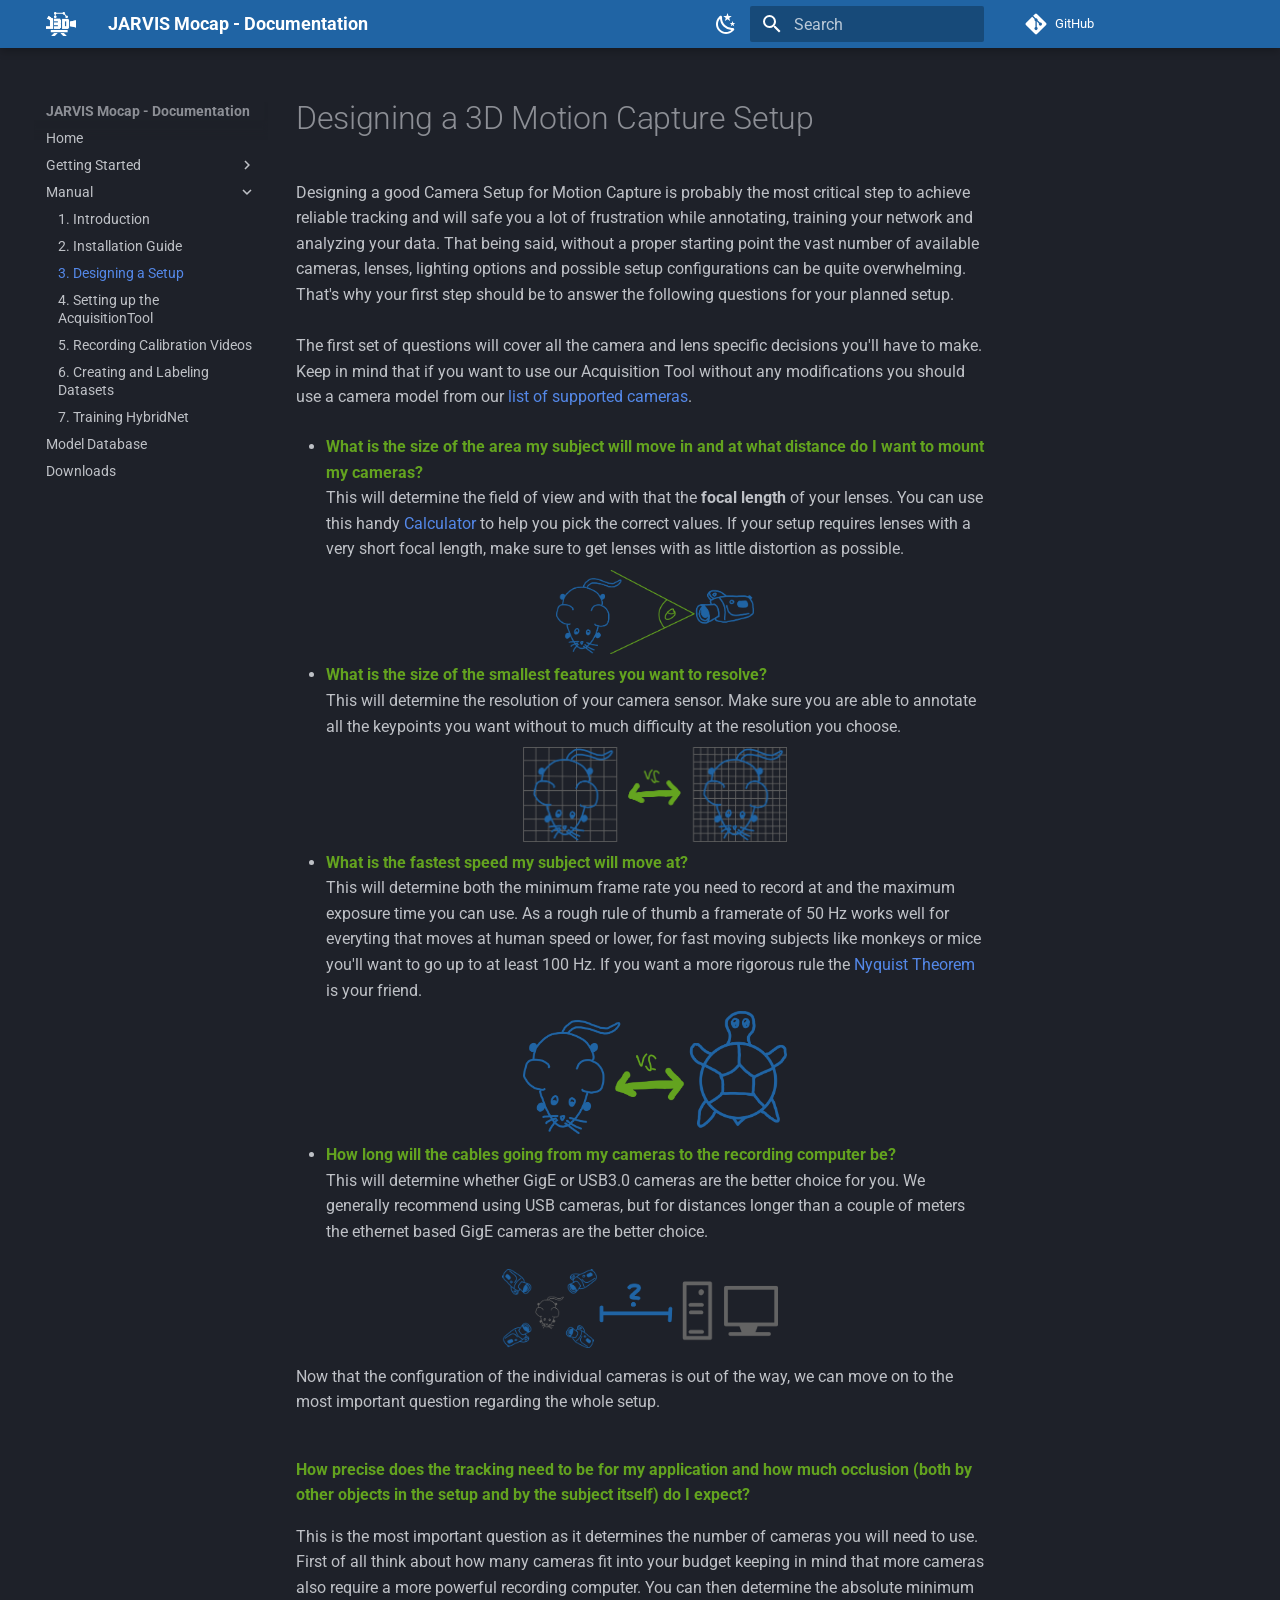
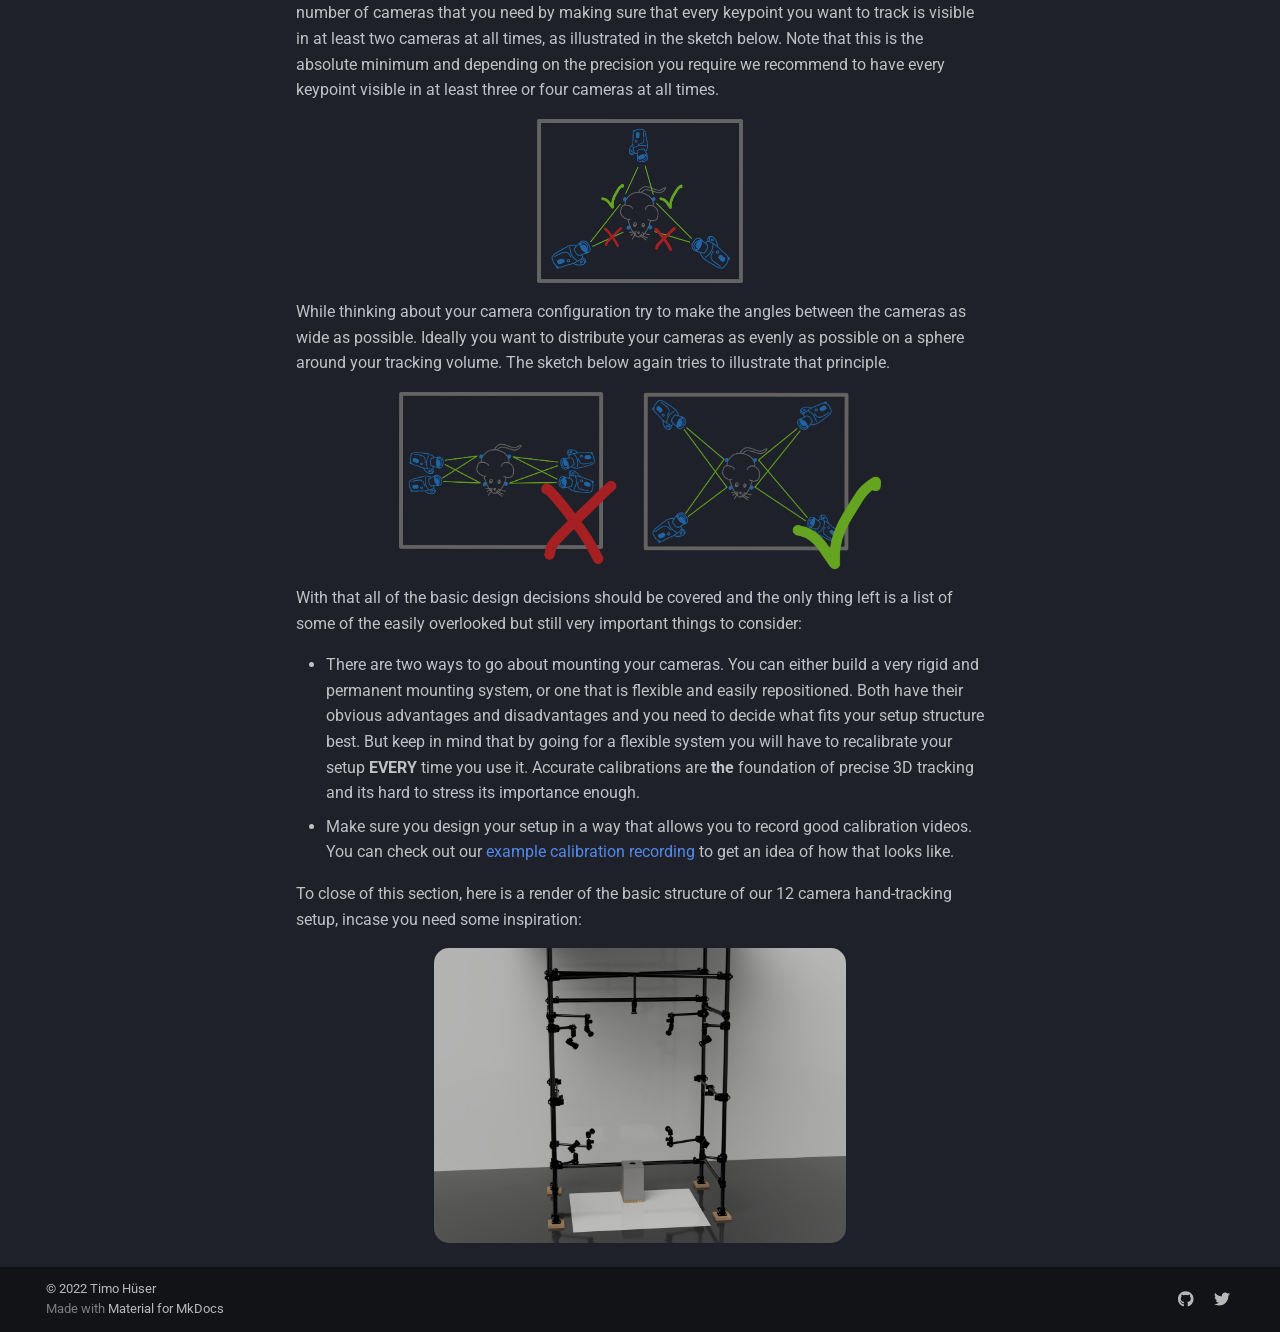
<file: manual/3_mocap_setup_design/index.html>
<!doctype html>
<html lang="en" class="no-js">
  <head>
    
      <meta charset="utf-8">
      <meta name="viewport" content="width=device-width,initial-scale=1">
      
      
      
      
        <link rel="prev" href="../2_installation_guide/">
      
      
        <link rel="next" href="../4_acquisitiontool_setup/">
      
      
      <link rel="icon" href="../../assets/images/logo_color.svg">
      <meta name="generator" content="mkdocs-1.5.3, mkdocs-material-9.5.2">
    
    
      
        <title>3. Designing a Setup - JARVIS Mocap -  Documentation</title>
      
    
    
      <link rel="stylesheet" href="../../assets/stylesheets/main.50c56a3b.min.css">
      
        
        <link rel="stylesheet" href="../../assets/stylesheets/palette.06af60db.min.css">
      
      


    
    
      
    
    
      
        
        
        <link rel="preconnect" href="https://fonts.gstatic.com" crossorigin>
        <link rel="stylesheet" href="https://fonts.googleapis.com/css?family=Roboto:300,300i,400,400i,700,700i%7CRoboto+Mono:400,400i,700,700i&display=fallback">
        <style>:root{--md-text-font:"Roboto";--md-code-font:"Roboto Mono"}</style>
      
    
    
      <link rel="stylesheet" href="../../stylesheets/extra.css">
    
    <script>__md_scope=new URL("../..",location),__md_hash=e=>[...e].reduce((e,_)=>(e<<5)-e+_.charCodeAt(0),0),__md_get=(e,_=localStorage,t=__md_scope)=>JSON.parse(_.getItem(t.pathname+"."+e)),__md_set=(e,_,t=localStorage,a=__md_scope)=>{try{t.setItem(a.pathname+"."+e,JSON.stringify(_))}catch(e){}}</script>
    
      
  


    
    
    
   <link href="../../assets/stylesheets/glightbox.min.css" rel="stylesheet"/><style>
        html.glightbox-open { overflow: initial; height: 100%; }
        .gslide-title { margin-top: 0px; user-select: text; }
        .gslide-desc { color: #666; user-select: text; }
        .gslide-image img { background: white; }
        
            .gscrollbar-fixer { padding-right: 15px; }
            .gdesc-inner { font-size: 0.75rem; }
            body[data-md-color-scheme="slate"] .gdesc-inner { background: var(--md-default-bg-color);}
            body[data-md-color-scheme="slate"] .gslide-title { color: var(--md-default-fg-color);}
            body[data-md-color-scheme="slate"] .gslide-desc { color: var(--md-default-fg-color);}
            </style> <script src="../../assets/javascripts/glightbox.min.js"></script></head>
  
  
    
    
      
    
    
    
    
    <body dir="ltr" data-md-color-scheme="slate" data-md-color-primary="indigo" data-md-color-accent="indigo">
  
    
    <input class="md-toggle" data-md-toggle="drawer" type="checkbox" id="__drawer" autocomplete="off">
    <input class="md-toggle" data-md-toggle="search" type="checkbox" id="__search" autocomplete="off">
    <label class="md-overlay" for="__drawer"></label>
    <div data-md-component="skip">
      
        
        <a href="#designing-a-3d-motion-capture-setup" class="md-skip">
          Skip to content
        </a>
      
    </div>
    <div data-md-component="announce">
      
    </div>
    
    
      

  

<header class="md-header md-header--shadow" data-md-component="header">
  <nav class="md-header__inner md-grid" aria-label="Header">
    <a href="../.." title="JARVIS Mocap -  Documentation" class="md-header__button md-logo" aria-label="JARVIS Mocap -  Documentation" data-md-component="logo">
      
  <img src="../../assets/images/logo.png" alt="logo">

    </a>
    <label class="md-header__button md-icon" for="__drawer">
      
      <svg xmlns="http://www.w3.org/2000/svg" viewBox="0 0 24 24"><path d="M3 6h18v2H3V6m0 5h18v2H3v-2m0 5h18v2H3v-2Z"/></svg>
    </label>
    <div class="md-header__title" data-md-component="header-title">
      <div class="md-header__ellipsis">
        <div class="md-header__topic">
          <span class="md-ellipsis">
            JARVIS Mocap -  Documentation
          </span>
        </div>
        <div class="md-header__topic" data-md-component="header-topic">
          <span class="md-ellipsis">
            
              3. Designing a Setup
            
          </span>
        </div>
      </div>
    </div>
    
      
        <form class="md-header__option" data-md-component="palette">
  
    
    
    
    <input class="md-option" data-md-color-media="" data-md-color-scheme="slate" data-md-color-primary="indigo" data-md-color-accent="indigo"  aria-label="Switch to light mode"  type="radio" name="__palette" id="__palette_0">
    
      <label class="md-header__button md-icon" title="Switch to light mode" for="__palette_1" hidden>
        <svg xmlns="http://www.w3.org/2000/svg" viewBox="0 0 24 24"><path d="m17.75 4.09-2.53 1.94.91 3.06-2.63-1.81-2.63 1.81.91-3.06-2.53-1.94L12.44 4l1.06-3 1.06 3 3.19.09m3.5 6.91-1.64 1.25.59 1.98-1.7-1.17-1.7 1.17.59-1.98L15.75 11l2.06-.05L18.5 9l.69 1.95 2.06.05m-2.28 4.95c.83-.08 1.72 1.1 1.19 1.85-.32.45-.66.87-1.08 1.27C15.17 23 8.84 23 4.94 19.07c-3.91-3.9-3.91-10.24 0-14.14.4-.4.82-.76 1.27-1.08.75-.53 1.93.36 1.85 1.19-.27 2.86.69 5.83 2.89 8.02a9.96 9.96 0 0 0 8.02 2.89m-1.64 2.02a12.08 12.08 0 0 1-7.8-3.47c-2.17-2.19-3.33-5-3.49-7.82-2.81 3.14-2.7 7.96.31 10.98 3.02 3.01 7.84 3.12 10.98.31Z"/></svg>
      </label>
    
  
    
    
    
    <input class="md-option" data-md-color-media="" data-md-color-scheme="default" data-md-color-primary="indigo" data-md-color-accent="indigo"  aria-label="Switch to dark mode"  type="radio" name="__palette" id="__palette_1">
    
      <label class="md-header__button md-icon" title="Switch to dark mode" for="__palette_0" hidden>
        <svg xmlns="http://www.w3.org/2000/svg" viewBox="0 0 24 24"><path d="M12 7a5 5 0 0 1 5 5 5 5 0 0 1-5 5 5 5 0 0 1-5-5 5 5 0 0 1 5-5m0 2a3 3 0 0 0-3 3 3 3 0 0 0 3 3 3 3 0 0 0 3-3 3 3 0 0 0-3-3m0-7 2.39 3.42C13.65 5.15 12.84 5 12 5c-.84 0-1.65.15-2.39.42L12 2M3.34 7l4.16-.35A7.2 7.2 0 0 0 5.94 8.5c-.44.74-.69 1.5-.83 2.29L3.34 7m.02 10 1.76-3.77a7.131 7.131 0 0 0 2.38 4.14L3.36 17M20.65 7l-1.77 3.79a7.023 7.023 0 0 0-2.38-4.15l4.15.36m-.01 10-4.14.36c.59-.51 1.12-1.14 1.54-1.86.42-.73.69-1.5.83-2.29L20.64 17M12 22l-2.41-3.44c.74.27 1.55.44 2.41.44.82 0 1.63-.17 2.37-.44L12 22Z"/></svg>
      </label>
    
  
</form>
      
    
    
      <script>var media,input,key,value,palette=__md_get("__palette");if(palette&&palette.color){"(prefers-color-scheme)"===palette.color.media&&(media=matchMedia("(prefers-color-scheme: light)"),input=document.querySelector(media.matches?"[data-md-color-media='(prefers-color-scheme: light)']":"[data-md-color-media='(prefers-color-scheme: dark)']"),palette.color.media=input.getAttribute("data-md-color-media"),palette.color.scheme=input.getAttribute("data-md-color-scheme"),palette.color.primary=input.getAttribute("data-md-color-primary"),palette.color.accent=input.getAttribute("data-md-color-accent"));for([key,value]of Object.entries(palette.color))document.body.setAttribute("data-md-color-"+key,value)}</script>
    
    
    
      <label class="md-header__button md-icon" for="__search">
        
        <svg xmlns="http://www.w3.org/2000/svg" viewBox="0 0 24 24"><path d="M9.5 3A6.5 6.5 0 0 1 16 9.5c0 1.61-.59 3.09-1.56 4.23l.27.27h.79l5 5-1.5 1.5-5-5v-.79l-.27-.27A6.516 6.516 0 0 1 9.5 16 6.5 6.5 0 0 1 3 9.5 6.5 6.5 0 0 1 9.5 3m0 2C7 5 5 7 5 9.5S7 14 9.5 14 14 12 14 9.5 12 5 9.5 5Z"/></svg>
      </label>
      <div class="md-search" data-md-component="search" role="dialog">
  <label class="md-search__overlay" for="__search"></label>
  <div class="md-search__inner" role="search">
    <form class="md-search__form" name="search">
      <input type="text" class="md-search__input" name="query" aria-label="Search" placeholder="Search" autocapitalize="off" autocorrect="off" autocomplete="off" spellcheck="false" data-md-component="search-query" required>
      <label class="md-search__icon md-icon" for="__search">
        
        <svg xmlns="http://www.w3.org/2000/svg" viewBox="0 0 24 24"><path d="M9.5 3A6.5 6.5 0 0 1 16 9.5c0 1.61-.59 3.09-1.56 4.23l.27.27h.79l5 5-1.5 1.5-5-5v-.79l-.27-.27A6.516 6.516 0 0 1 9.5 16 6.5 6.5 0 0 1 3 9.5 6.5 6.5 0 0 1 9.5 3m0 2C7 5 5 7 5 9.5S7 14 9.5 14 14 12 14 9.5 12 5 9.5 5Z"/></svg>
        
        <svg xmlns="http://www.w3.org/2000/svg" viewBox="0 0 24 24"><path d="M20 11v2H8l5.5 5.5-1.42 1.42L4.16 12l7.92-7.92L13.5 5.5 8 11h12Z"/></svg>
      </label>
      <nav class="md-search__options" aria-label="Search">
        
        <button type="reset" class="md-search__icon md-icon" title="Clear" aria-label="Clear" tabindex="-1">
          
          <svg xmlns="http://www.w3.org/2000/svg" viewBox="0 0 24 24"><path d="M19 6.41 17.59 5 12 10.59 6.41 5 5 6.41 10.59 12 5 17.59 6.41 19 12 13.41 17.59 19 19 17.59 13.41 12 19 6.41Z"/></svg>
        </button>
      </nav>
      
    </form>
    <div class="md-search__output">
      <div class="md-search__scrollwrap" data-md-scrollfix>
        <div class="md-search-result" data-md-component="search-result">
          <div class="md-search-result__meta">
            Initializing search
          </div>
          <ol class="md-search-result__list" role="presentation"></ol>
        </div>
      </div>
    </div>
  </div>
</div>
    
    
      <div class="md-header__source">
        <a href="https://github.com/JARVIS-MoCap" title="Go to repository" class="md-source" data-md-component="source">
  <div class="md-source__icon md-icon">
    
    <svg xmlns="http://www.w3.org/2000/svg" viewBox="0 0 448 512"><!--! Font Awesome Free 6.5.1 by @fontawesome - https://fontawesome.com License - https://fontawesome.com/license/free (Icons: CC BY 4.0, Fonts: SIL OFL 1.1, Code: MIT License) Copyright 2023 Fonticons, Inc.--><path d="M439.55 236.05 244 40.45a28.87 28.87 0 0 0-40.81 0l-40.66 40.63 51.52 51.52c27.06-9.14 52.68 16.77 43.39 43.68l49.66 49.66c34.23-11.8 61.18 31 35.47 56.69-26.49 26.49-70.21-2.87-56-37.34L240.22 199v121.85c25.3 12.54 22.26 41.85 9.08 55a34.34 34.34 0 0 1-48.55 0c-17.57-17.6-11.07-46.91 11.25-56v-123c-20.8-8.51-24.6-30.74-18.64-45L142.57 101 8.45 235.14a28.86 28.86 0 0 0 0 40.81l195.61 195.6a28.86 28.86 0 0 0 40.8 0l194.69-194.69a28.86 28.86 0 0 0 0-40.81z"/></svg>
  </div>
  <div class="md-source__repository">
    GitHub
  </div>
</a>
      </div>
    
  </nav>
  
</header>
    
    <div class="md-container" data-md-component="container">
      
      
        
          
        
      
      <main class="md-main" data-md-component="main">
        <div class="md-main__inner md-grid">
          
            
              
              <div class="md-sidebar md-sidebar--primary" data-md-component="sidebar" data-md-type="navigation" >
                <div class="md-sidebar__scrollwrap">
                  <div class="md-sidebar__inner">
                    



<nav class="md-nav md-nav--primary" aria-label="Navigation" data-md-level="0">
  <label class="md-nav__title" for="__drawer">
    <a href="../.." title="JARVIS Mocap -  Documentation" class="md-nav__button md-logo" aria-label="JARVIS Mocap -  Documentation" data-md-component="logo">
      
  <img src="../../assets/images/logo.png" alt="logo">

    </a>
    JARVIS Mocap -  Documentation
  </label>
  
    <div class="md-nav__source">
      <a href="https://github.com/JARVIS-MoCap" title="Go to repository" class="md-source" data-md-component="source">
  <div class="md-source__icon md-icon">
    
    <svg xmlns="http://www.w3.org/2000/svg" viewBox="0 0 448 512"><!--! Font Awesome Free 6.5.1 by @fontawesome - https://fontawesome.com License - https://fontawesome.com/license/free (Icons: CC BY 4.0, Fonts: SIL OFL 1.1, Code: MIT License) Copyright 2023 Fonticons, Inc.--><path d="M439.55 236.05 244 40.45a28.87 28.87 0 0 0-40.81 0l-40.66 40.63 51.52 51.52c27.06-9.14 52.68 16.77 43.39 43.68l49.66 49.66c34.23-11.8 61.18 31 35.47 56.69-26.49 26.49-70.21-2.87-56-37.34L240.22 199v121.85c25.3 12.54 22.26 41.85 9.08 55a34.34 34.34 0 0 1-48.55 0c-17.57-17.6-11.07-46.91 11.25-56v-123c-20.8-8.51-24.6-30.74-18.64-45L142.57 101 8.45 235.14a28.86 28.86 0 0 0 0 40.81l195.61 195.6a28.86 28.86 0 0 0 40.8 0l194.69-194.69a28.86 28.86 0 0 0 0-40.81z"/></svg>
  </div>
  <div class="md-source__repository">
    GitHub
  </div>
</a>
    </div>
  
  <ul class="md-nav__list" data-md-scrollfix>
    
      
      
  
  
  
  
    <li class="md-nav__item">
      <a href="../.." class="md-nav__link">
        
  
  <span class="md-ellipsis">
    Home
  </span>
  

      </a>
    </li>
  

    
      
      
  
  
  
  
    
    
    
    
    
    <li class="md-nav__item md-nav__item--nested">
      
        
        
        
        <input class="md-nav__toggle md-toggle " type="checkbox" id="__nav_2" >
        
          
          <label class="md-nav__link" for="__nav_2" id="__nav_2_label" tabindex="0">
            
  
  <span class="md-ellipsis">
    Getting Started
  </span>
  

            <span class="md-nav__icon md-icon"></span>
          </label>
        
        <nav class="md-nav" data-md-level="1" aria-labelledby="__nav_2_label" aria-expanded="false">
          <label class="md-nav__title" for="__nav_2">
            <span class="md-nav__icon md-icon"></span>
            Getting Started
          </label>
          <ul class="md-nav__list" data-md-scrollfix>
            
              
                
  
  
  
  
    <li class="md-nav__item">
      <a href="../../getting_started/1_introduction/" class="md-nav__link">
        
  
  <span class="md-ellipsis">
    1. Introduction
  </span>
  

      </a>
    </li>
  

              
            
              
                
  
  
  
  
    <li class="md-nav__item">
      <a href="../../getting_started/2_exploring_example/" class="md-nav__link">
        
  
  <span class="md-ellipsis">
    2. Exploring the Example Trainingset
  </span>
  

      </a>
    </li>
  

              
            
              
                
  
  
  
  
    <li class="md-nav__item">
      <a href="../../getting_started/3_creating_trainingset/" class="md-nav__link">
        
  
  <span class="md-ellipsis">
    3. Creating a new Trainingset
  </span>
  

      </a>
    </li>
  

              
            
          </ul>
        </nav>
      
    </li>
  

    
      
      
  
  
    
  
  
  
    
    
    
    
    
    <li class="md-nav__item md-nav__item--active md-nav__item--nested">
      
        
        
        
        <input class="md-nav__toggle md-toggle " type="checkbox" id="__nav_3" checked>
        
          
          <label class="md-nav__link" for="__nav_3" id="__nav_3_label" tabindex="0">
            
  
  <span class="md-ellipsis">
    Manual
  </span>
  

            <span class="md-nav__icon md-icon"></span>
          </label>
        
        <nav class="md-nav" data-md-level="1" aria-labelledby="__nav_3_label" aria-expanded="true">
          <label class="md-nav__title" for="__nav_3">
            <span class="md-nav__icon md-icon"></span>
            Manual
          </label>
          <ul class="md-nav__list" data-md-scrollfix>
            
              
                
  
  
  
  
    <li class="md-nav__item">
      <a href="../1_introduction/" class="md-nav__link">
        
  
  <span class="md-ellipsis">
    1. Introduction
  </span>
  

      </a>
    </li>
  

              
            
              
                
  
  
  
  
    <li class="md-nav__item">
      <a href="../2_installation_guide/" class="md-nav__link">
        
  
  <span class="md-ellipsis">
    2. Installation Guide
  </span>
  

      </a>
    </li>
  

              
            
              
                
  
  
    
  
  
  
    <li class="md-nav__item md-nav__item--active">
      
      <input class="md-nav__toggle md-toggle" type="checkbox" id="__toc">
      
      
        
      
      
      <a href="./" class="md-nav__link md-nav__link--active">
        
  
  <span class="md-ellipsis">
    3. Designing a Setup
  </span>
  

      </a>
      
    </li>
  

              
            
              
                
  
  
  
  
    <li class="md-nav__item">
      <a href="../4_acquisitiontool_setup/" class="md-nav__link">
        
  
  <span class="md-ellipsis">
    4. Setting up the AcquisitionTool
  </span>
  

      </a>
    </li>
  

              
            
              
                
  
  
  
  
    <li class="md-nav__item">
      <a href="../5_recording_calibration/" class="md-nav__link">
        
  
  <span class="md-ellipsis">
    5. Recording Calibration Videos
  </span>
  

      </a>
    </li>
  

              
            
              
                
  
  
  
  
    <li class="md-nav__item">
      <a href="../6_creating_and_labeling_datasts/" class="md-nav__link">
        
  
  <span class="md-ellipsis">
    6. Creating and Labeling Datasets
  </span>
  

      </a>
    </li>
  

              
            
              
                
  
  
  
  
    <li class="md-nav__item">
      <a href="../7_training_hybridnet/" class="md-nav__link">
        
  
  <span class="md-ellipsis">
    7. Training HybridNet
  </span>
  

      </a>
    </li>
  

              
            
          </ul>
        </nav>
      
    </li>
  

    
      
      
  
  
  
  
    <li class="md-nav__item">
      <a href="../../model_database/model_database/" class="md-nav__link">
        
  
  <span class="md-ellipsis">
    Model Database
  </span>
  

      </a>
    </li>
  

    
      
      
  
  
  
  
    <li class="md-nav__item">
      <a href="../../downloads/downloads/" class="md-nav__link">
        
  
  <span class="md-ellipsis">
    Downloads
  </span>
  

      </a>
    </li>
  

    
  </ul>
</nav>
                  </div>
                </div>
              </div>
            
            
              
              <div class="md-sidebar md-sidebar--secondary" data-md-component="sidebar" data-md-type="toc" >
                <div class="md-sidebar__scrollwrap">
                  <div class="md-sidebar__inner">
                    

<nav class="md-nav md-nav--secondary" aria-label="Table of contents">
  
  
  
    
  
  
</nav>
                  </div>
                </div>
              </div>
            
          
          
            <div class="md-content" data-md-component="content">
              <article class="md-content__inner md-typeset">
                
                  


<h1 id="designing-a-3d-motion-capture-setup">Designing a 3D Motion Capture Setup</h1>
<p>Designing a good Camera Setup for Motion Capture is probably the most critical step to achieve reliable tracking and will safe you a lot of frustration while annotating, training your network and analyzing your data. That being said, without a proper starting point the vast number of available cameras, lenses, lighting options and possible setup configurations can be quite overwhelming.
That's why your first step should be to answer the following questions for your planned setup.<br><br>
The first set of questions will cover all the camera and lens specific decisions you'll have to make. Keep in mind that if you want to use our Acquisition Tool without any modifications you should use a camera model from our <a href="/index.html#supported-cameras">list of supported cameras</a>.  </p>
<ul>
<li>
<p><span style="color:#63a31f"><strong>What is the size of the area my subject will move in and at what distance do I want to mount my cameras?</strong></span><br>
 This will determine the field of view and with that the <strong>focal length</strong> of your lenses. You can use this handy <a href="https://www.lensation.de/calculator.html">Calculator</a> to help you pick the correct values. If your setup requires lenses with a very short focal length, make sure to get lenses with as little distortion as possible.</p>
<p><a class="glightbox" href="../../assets/images/manual/field_of_view.png" data-type="image" data-width="100%" data-height="auto" data-desc-position="bottom"><img alt="Resolution" class="center" src="../../assets/images/manual/field_of_view.png" width="30%" /></a></p>
</li>
<li>
<p><span style="color:#63a31f"><strong>What is the size of the smallest features you want to resolve?</strong></span><br>
  This will determine the resolution of your camera sensor. Make sure you are able to annotate all the keypoints you want without to much difficulty at the resolution you choose.</p>
<p><a class="glightbox" href="../../assets/images/manual/resolution.png" data-type="image" data-width="100%" data-height="auto" data-desc-position="bottom"><img alt="Resolution" class="center" src="../../assets/images/manual/resolution.png" width="40%" /></a></p>
</li>
<li>
<p><span style="color:#63a31f"><strong>What is the fastest speed my subject will move at?</strong></span><br>
  This will determine both the minimum frame rate you need to record at and the maximum exposure time you can use. As a rough rule of thumb a framerate of 50 Hz works well for everyting that moves at human speed or lower, for fast moving subjects like monkeys or mice you'll want to go up to at least 100 Hz. If you want a more rigorous rule the <a href="https://en.wikipedia.org/wiki/Nyquist_frequency">Nyquist Theorem</a> is your friend.</p>
<p><a class="glightbox" href="../../assets/images/manual/fast_slow.png" data-type="image" data-width="100%" data-height="auto" data-desc-position="bottom"><img alt="Frame Rate" class="center" src="../../assets/images/manual/fast_slow.png" width="40%" /></a></p>
</li>
<li>
<p><span style="color:#63a31f"><strong>How long will the cables going from my cameras to the recording computer be?</strong></span><br>
  This will determine whether GigE or USB3.0 cameras are the better choice for you. We generally recommend using USB cameras, but for distances longer than a couple of meters the ethernet based GigE cameras are the better choice.</p>
</li>
</ul>
<p><a class="glightbox" href="../../assets/images/manual/cable_length.png" data-type="image" data-width="100%" data-height="auto" data-desc-position="bottom"><img alt="Cable Length" class="center" src="../../assets/images/manual/cable_length.png" width="40%" /></a></p>
<p>Now that the configuration of the individual cameras is out of the way, we can move on to the most important question regarding the whole setup.<br><br></p>
<p><span style="color:#63a31f"><strong>How precise does the tracking need to be for my application and how much occlusion (both by other objects in the setup and by the subject     itself) do I expect?</strong></span></p>
<p>This is the most important question as it determines the number of cameras you will need to use. First of all think about how many cameras fit into your budget keeping in mind that more cameras also require a more powerful recording computer. You can then determine the absolute minimum number of cameras that you need by making sure that every keypoint you want to track is visible in at least two cameras at all times, as illustrated in the sketch below. Note that this is the absolute minimum and depending on the precision you require we recommend to have every keypoint visible in at least three or four cameras at all times.</p>
<p><a class="glightbox" href="../../assets/images/manual/number_cameras.png" data-type="image" data-width="100%" data-height="auto" data-desc-position="bottom"><img alt="Number Cameras" class="center" src="../../assets/images/manual/number_cameras.png" width="30%" /></a></p>
<p>While thinking about your camera configuration try to make the angles between the cameras as wide as possible. Ideally you want to distribute your cameras as evenly as possible on a sphere around your tracking volume. The sketch below again tries to illustrate that principle.</p>
<p><a class="glightbox" href="../../assets/images/manual/camera_positions.png" data-type="image" data-width="100%" data-height="auto" data-desc-position="bottom"><img alt="Camera Positions" class="center" src="../../assets/images/manual/camera_positions.png" width="70%" /></a></p>
<p>With that all of the basic design decisions should be covered and the only thing left is a list of some of the easily overlooked but still very important things to consider:</p>
<ul>
<li>There are two ways to go about mounting your cameras. You can either build a very rigid and permanent mounting system, or one that is flexible and easily repositioned. Both have their obvious advantages and disadvantages and you need to decide what fits your setup structure best. But keep in mind that by going for a flexible system you will have to recalibrate your setup <strong>EVERY</strong> time you use it. Accurate calibrations are <strong>the</strong> foundation of precise 3D tracking and its hard to stress its importance enough.</li>
<li>Make sure you design your setup in a way that allows you to record good calibration videos. You can check out our <a href="https://zenodo.org/record/6982805/files/Calibration_Example.zip?download=1">example calibration recording</a> to get an idea of how that looks like.  </li>
</ul>
<p>To close of this section, here is a render of the basic structure of our 12 camera hand-tracking setup, incase you need some inspiration:</p>
<p><a class="glightbox" href="../../assets/images/manual/setup_render.png" data-type="image" data-width="100%" data-height="auto" data-desc-position="bottom"><img alt="Setup Render" class="center rounded" src="../../assets/images/manual/setup_render.png" width="60%" /></a></p>









  



  <form class="md-feedback" name="feedback" hidden>
    <fieldset>
      <legend class="md-feedback__title">
        Was this page helpful?
      </legend>
      <div class="md-feedback__inner">
        <div class="md-feedback__list">
          
            <button class="md-feedback__icon md-icon" type="submit" title="This page was helpful" data-md-value="1">
              <svg xmlns="http://www.w3.org/2000/svg" viewBox="0 0 24 24"><path d="M20 12a8 8 0 0 0-8-8 8 8 0 0 0-8 8 8 8 0 0 0 8 8 8 8 0 0 0 8-8m2 0a10 10 0 0 1-10 10A10 10 0 0 1 2 12 10 10 0 0 1 12 2a10 10 0 0 1 10 10M10 9.5c0 .8-.7 1.5-1.5 1.5S7 10.3 7 9.5 7.7 8 8.5 8s1.5.7 1.5 1.5m7 0c0 .8-.7 1.5-1.5 1.5S14 10.3 14 9.5 14.7 8 15.5 8s1.5.7 1.5 1.5m-5 7.73c-1.75 0-3.29-.73-4.19-1.81L9.23 14c.45.72 1.52 1.23 2.77 1.23s2.32-.51 2.77-1.23l1.42 1.42c-.9 1.08-2.44 1.81-4.19 1.81Z"/></svg>
            </button>
          
            <button class="md-feedback__icon md-icon" type="submit" title="This page could be improved" data-md-value="0">
              <svg xmlns="http://www.w3.org/2000/svg" viewBox="0 0 24 24"><path d="M20 12a8 8 0 0 0-8-8 8 8 0 0 0-8 8 8 8 0 0 0 8 8 8 8 0 0 0 8-8m2 0a10 10 0 0 1-10 10A10 10 0 0 1 2 12 10 10 0 0 1 12 2a10 10 0 0 1 10 10m-6.5-4c.8 0 1.5.7 1.5 1.5s-.7 1.5-1.5 1.5-1.5-.7-1.5-1.5.7-1.5 1.5-1.5M10 9.5c0 .8-.7 1.5-1.5 1.5S7 10.3 7 9.5 7.7 8 8.5 8s1.5.7 1.5 1.5m2 4.5c1.75 0 3.29.72 4.19 1.81l-1.42 1.42C14.32 16.5 13.25 16 12 16s-2.32.5-2.77 1.23l-1.42-1.42C8.71 14.72 10.25 14 12 14Z"/></svg>
            </button>
          
        </div>
        <div class="md-feedback__note">
          
            <div data-md-value="1" hidden>
              
              
                
              
              Thanks for your feedback!
            </div>
          
            <div data-md-value="0" hidden>
              
              
                
              
              

Thanks for your feedback! Help us improve this page by using our <a href="..." target=_blank>feedback form</a>.
            </div>
          
        </div>
      </div>
    </fieldset>
  </form>


                
              </article>
            </div>
          
          
<script>var target=document.getElementById(location.hash.slice(1));target&&target.name&&(target.checked=target.name.startsWith("__tabbed_"))</script>
        </div>
        
      </main>
      
        <footer class="md-footer">
  
  <div class="md-footer-meta md-typeset">
    <div class="md-footer-meta__inner md-grid">
      <div class="md-copyright">
  
    <div class="md-copyright__highlight">
      &copy; 2022 Timo Hüser
    </div>
  
  
    Made with
    <a href="https://squidfunk.github.io/mkdocs-material/" target="_blank" rel="noopener">
      Material for MkDocs
    </a>
  
</div>
      
        <div class="md-social">
  
    
    
    
    
      
      
    
    <a href="https://github.com/JARVIS-MoCap" target="_blank" rel="noopener" title="github.com" class="md-social__link">
      <svg xmlns="http://www.w3.org/2000/svg" viewBox="0 0 496 512"><!--! Font Awesome Free 6.5.1 by @fontawesome - https://fontawesome.com License - https://fontawesome.com/license/free (Icons: CC BY 4.0, Fonts: SIL OFL 1.1, Code: MIT License) Copyright 2023 Fonticons, Inc.--><path d="M165.9 397.4c0 2-2.3 3.6-5.2 3.6-3.3.3-5.6-1.3-5.6-3.6 0-2 2.3-3.6 5.2-3.6 3-.3 5.6 1.3 5.6 3.6zm-31.1-4.5c-.7 2 1.3 4.3 4.3 4.9 2.6 1 5.6 0 6.2-2s-1.3-4.3-4.3-5.2c-2.6-.7-5.5.3-6.2 2.3zm44.2-1.7c-2.9.7-4.9 2.6-4.6 4.9.3 2 2.9 3.3 5.9 2.6 2.9-.7 4.9-2.6 4.6-4.6-.3-1.9-3-3.2-5.9-2.9zM244.8 8C106.1 8 0 113.3 0 252c0 110.9 69.8 205.8 169.5 239.2 12.8 2.3 17.3-5.6 17.3-12.1 0-6.2-.3-40.4-.3-61.4 0 0-70 15-84.7-29.8 0 0-11.4-29.1-27.8-36.6 0 0-22.9-15.7 1.6-15.4 0 0 24.9 2 38.6 25.8 21.9 38.6 58.6 27.5 72.9 20.9 2.3-16 8.8-27.1 16-33.7-55.9-6.2-112.3-14.3-112.3-110.5 0-27.5 7.6-41.3 23.6-58.9-2.6-6.5-11.1-33.3 2.6-67.9 20.9-6.5 69 27 69 27 20-5.6 41.5-8.5 62.8-8.5s42.8 2.9 62.8 8.5c0 0 48.1-33.6 69-27 13.7 34.7 5.2 61.4 2.6 67.9 16 17.7 25.8 31.5 25.8 58.9 0 96.5-58.9 104.2-114.8 110.5 9.2 7.9 17 22.9 17 46.4 0 33.7-.3 75.4-.3 83.6 0 6.5 4.6 14.4 17.3 12.1C428.2 457.8 496 362.9 496 252 496 113.3 383.5 8 244.8 8zM97.2 352.9c-1.3 1-1 3.3.7 5.2 1.6 1.6 3.9 2.3 5.2 1 1.3-1 1-3.3-.7-5.2-1.6-1.6-3.9-2.3-5.2-1zm-10.8-8.1c-.7 1.3.3 2.9 2.3 3.9 1.6 1 3.6.7 4.3-.7.7-1.3-.3-2.9-2.3-3.9-2-.6-3.6-.3-4.3.7zm32.4 35.6c-1.6 1.3-1 4.3 1.3 6.2 2.3 2.3 5.2 2.6 6.5 1 1.3-1.3.7-4.3-1.3-6.2-2.2-2.3-5.2-2.6-6.5-1zm-11.4-14.7c-1.6 1-1.6 3.6 0 5.9 1.6 2.3 4.3 3.3 5.6 2.3 1.6-1.3 1.6-3.9 0-6.2-1.4-2.3-4-3.3-5.6-2z"/></svg>
    </a>
  
    
    
    
    
      
      
    
    <a href="https://twitter.com/hueser_timo" target="_blank" rel="noopener" title="twitter.com" class="md-social__link">
      <svg xmlns="http://www.w3.org/2000/svg" viewBox="0 0 512 512"><!--! Font Awesome Free 6.5.1 by @fontawesome - https://fontawesome.com License - https://fontawesome.com/license/free (Icons: CC BY 4.0, Fonts: SIL OFL 1.1, Code: MIT License) Copyright 2023 Fonticons, Inc.--><path d="M459.37 151.716c.325 4.548.325 9.097.325 13.645 0 138.72-105.583 298.558-298.558 298.558-59.452 0-114.68-17.219-161.137-47.106 8.447.974 16.568 1.299 25.34 1.299 49.055 0 94.213-16.568 130.274-44.832-46.132-.975-84.792-31.188-98.112-72.772 6.498.974 12.995 1.624 19.818 1.624 9.421 0 18.843-1.3 27.614-3.573-48.081-9.747-84.143-51.98-84.143-102.985v-1.299c13.969 7.797 30.214 12.67 47.431 13.319-28.264-18.843-46.781-51.005-46.781-87.391 0-19.492 5.197-37.36 14.294-52.954 51.655 63.675 129.3 105.258 216.365 109.807-1.624-7.797-2.599-15.918-2.599-24.04 0-57.828 46.782-104.934 104.934-104.934 30.213 0 57.502 12.67 76.67 33.137 23.715-4.548 46.456-13.32 66.599-25.34-7.798 24.366-24.366 44.833-46.132 57.827 21.117-2.273 41.584-8.122 60.426-16.243-14.292 20.791-32.161 39.308-52.628 54.253z"/></svg>
    </a>
  
</div>
      
    </div>
  </div>
</footer>
      
    </div>
    <div class="md-dialog" data-md-component="dialog">
      <div class="md-dialog__inner md-typeset"></div>
    </div>
    
    
    <script id="__config" type="application/json">{"base": "../..", "features": ["content.code.annotate", "navigation.instant", "navigation.tracking", "content.code.copy"], "search": "../../assets/javascripts/workers/search.f886a092.min.js", "translations": {"clipboard.copied": "Copied to clipboard", "clipboard.copy": "Copy to clipboard", "search.result.more.one": "1 more on this page", "search.result.more.other": "# more on this page", "search.result.none": "No matching documents", "search.result.one": "1 matching document", "search.result.other": "# matching documents", "search.result.placeholder": "Type to start searching", "search.result.term.missing": "Missing", "select.version": "Select version"}}</script>
    
    
      <script src="../../assets/javascripts/bundle.d7c377c4.min.js"></script>
      
    
  <script>document$.subscribe(() => {const lightbox = GLightbox({"touchNavigation": true, "loop": false, "zoomable": true, "draggable": true, "openEffect": "zoom", "closeEffect": "zoom", "slideEffect": "slide"});})</script></body>
</html>
</file>
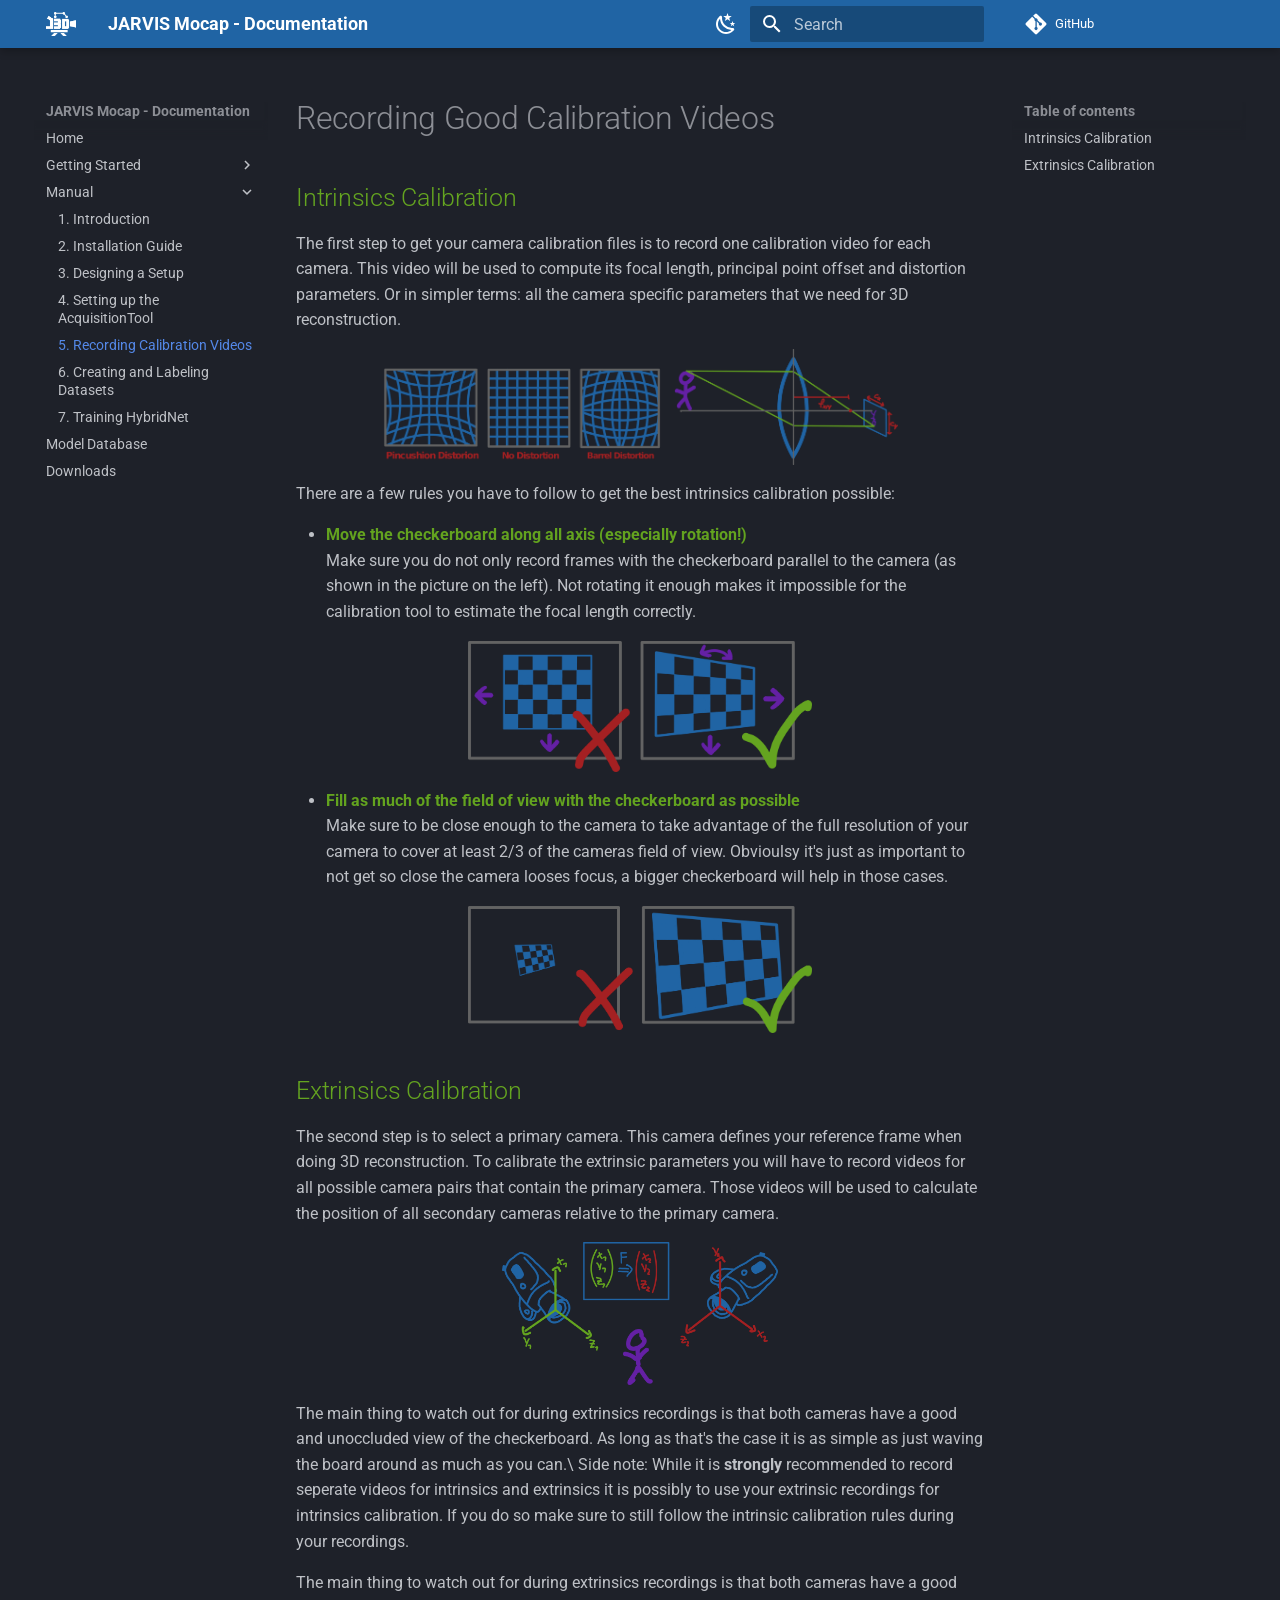
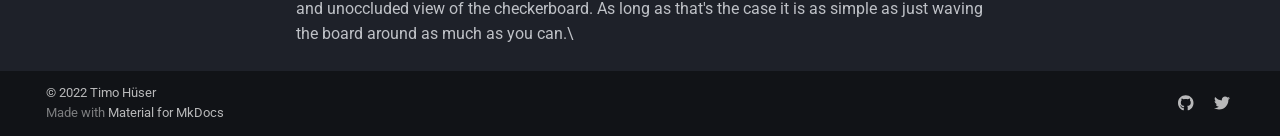
<file: manual/5_recording_calibration/index.html>
<!doctype html>
<html lang="en" class="no-js">
  <head>
    
      <meta charset="utf-8">
      <meta name="viewport" content="width=device-width,initial-scale=1">
      
      
      
      
        <link rel="prev" href="../4_acquisitiontool_setup/">
      
      
        <link rel="next" href="../6_creating_and_labeling_datasts/">
      
      
      <link rel="icon" href="../../assets/images/logo_color.svg">
      <meta name="generator" content="mkdocs-1.5.3, mkdocs-material-9.5.2">
    
    
      
        <title>5. Recording Calibration Videos - JARVIS Mocap -  Documentation</title>
      
    
    
      <link rel="stylesheet" href="../../assets/stylesheets/main.50c56a3b.min.css">
      
        
        <link rel="stylesheet" href="../../assets/stylesheets/palette.06af60db.min.css">
      
      


    
    
      
    
    
      
        
        
        <link rel="preconnect" href="https://fonts.gstatic.com" crossorigin>
        <link rel="stylesheet" href="https://fonts.googleapis.com/css?family=Roboto:300,300i,400,400i,700,700i%7CRoboto+Mono:400,400i,700,700i&display=fallback">
        <style>:root{--md-text-font:"Roboto";--md-code-font:"Roboto Mono"}</style>
      
    
    
      <link rel="stylesheet" href="../../stylesheets/extra.css">
    
    <script>__md_scope=new URL("../..",location),__md_hash=e=>[...e].reduce((e,_)=>(e<<5)-e+_.charCodeAt(0),0),__md_get=(e,_=localStorage,t=__md_scope)=>JSON.parse(_.getItem(t.pathname+"."+e)),__md_set=(e,_,t=localStorage,a=__md_scope)=>{try{t.setItem(a.pathname+"."+e,JSON.stringify(_))}catch(e){}}</script>
    
      
  


    
    
    
   <link href="../../assets/stylesheets/glightbox.min.css" rel="stylesheet"/><style>
        html.glightbox-open { overflow: initial; height: 100%; }
        .gslide-title { margin-top: 0px; user-select: text; }
        .gslide-desc { color: #666; user-select: text; }
        .gslide-image img { background: white; }
        
            .gscrollbar-fixer { padding-right: 15px; }
            .gdesc-inner { font-size: 0.75rem; }
            body[data-md-color-scheme="slate"] .gdesc-inner { background: var(--md-default-bg-color);}
            body[data-md-color-scheme="slate"] .gslide-title { color: var(--md-default-fg-color);}
            body[data-md-color-scheme="slate"] .gslide-desc { color: var(--md-default-fg-color);}
            </style> <script src="../../assets/javascripts/glightbox.min.js"></script></head>
  
  
    
    
      
    
    
    
    
    <body dir="ltr" data-md-color-scheme="slate" data-md-color-primary="indigo" data-md-color-accent="indigo">
  
    
    <input class="md-toggle" data-md-toggle="drawer" type="checkbox" id="__drawer" autocomplete="off">
    <input class="md-toggle" data-md-toggle="search" type="checkbox" id="__search" autocomplete="off">
    <label class="md-overlay" for="__drawer"></label>
    <div data-md-component="skip">
      
        
        <a href="#recording-good-calibration-videos" class="md-skip">
          Skip to content
        </a>
      
    </div>
    <div data-md-component="announce">
      
    </div>
    
    
      

  

<header class="md-header md-header--shadow" data-md-component="header">
  <nav class="md-header__inner md-grid" aria-label="Header">
    <a href="../.." title="JARVIS Mocap -  Documentation" class="md-header__button md-logo" aria-label="JARVIS Mocap -  Documentation" data-md-component="logo">
      
  <img src="../../assets/images/logo.png" alt="logo">

    </a>
    <label class="md-header__button md-icon" for="__drawer">
      
      <svg xmlns="http://www.w3.org/2000/svg" viewBox="0 0 24 24"><path d="M3 6h18v2H3V6m0 5h18v2H3v-2m0 5h18v2H3v-2Z"/></svg>
    </label>
    <div class="md-header__title" data-md-component="header-title">
      <div class="md-header__ellipsis">
        <div class="md-header__topic">
          <span class="md-ellipsis">
            JARVIS Mocap -  Documentation
          </span>
        </div>
        <div class="md-header__topic" data-md-component="header-topic">
          <span class="md-ellipsis">
            
              5. Recording Calibration Videos
            
          </span>
        </div>
      </div>
    </div>
    
      
        <form class="md-header__option" data-md-component="palette">
  
    
    
    
    <input class="md-option" data-md-color-media="" data-md-color-scheme="slate" data-md-color-primary="indigo" data-md-color-accent="indigo"  aria-label="Switch to light mode"  type="radio" name="__palette" id="__palette_0">
    
      <label class="md-header__button md-icon" title="Switch to light mode" for="__palette_1" hidden>
        <svg xmlns="http://www.w3.org/2000/svg" viewBox="0 0 24 24"><path d="m17.75 4.09-2.53 1.94.91 3.06-2.63-1.81-2.63 1.81.91-3.06-2.53-1.94L12.44 4l1.06-3 1.06 3 3.19.09m3.5 6.91-1.64 1.25.59 1.98-1.7-1.17-1.7 1.17.59-1.98L15.75 11l2.06-.05L18.5 9l.69 1.95 2.06.05m-2.28 4.95c.83-.08 1.72 1.1 1.19 1.85-.32.45-.66.87-1.08 1.27C15.17 23 8.84 23 4.94 19.07c-3.91-3.9-3.91-10.24 0-14.14.4-.4.82-.76 1.27-1.08.75-.53 1.93.36 1.85 1.19-.27 2.86.69 5.83 2.89 8.02a9.96 9.96 0 0 0 8.02 2.89m-1.64 2.02a12.08 12.08 0 0 1-7.8-3.47c-2.17-2.19-3.33-5-3.49-7.82-2.81 3.14-2.7 7.96.31 10.98 3.02 3.01 7.84 3.12 10.98.31Z"/></svg>
      </label>
    
  
    
    
    
    <input class="md-option" data-md-color-media="" data-md-color-scheme="default" data-md-color-primary="indigo" data-md-color-accent="indigo"  aria-label="Switch to dark mode"  type="radio" name="__palette" id="__palette_1">
    
      <label class="md-header__button md-icon" title="Switch to dark mode" for="__palette_0" hidden>
        <svg xmlns="http://www.w3.org/2000/svg" viewBox="0 0 24 24"><path d="M12 7a5 5 0 0 1 5 5 5 5 0 0 1-5 5 5 5 0 0 1-5-5 5 5 0 0 1 5-5m0 2a3 3 0 0 0-3 3 3 3 0 0 0 3 3 3 3 0 0 0 3-3 3 3 0 0 0-3-3m0-7 2.39 3.42C13.65 5.15 12.84 5 12 5c-.84 0-1.65.15-2.39.42L12 2M3.34 7l4.16-.35A7.2 7.2 0 0 0 5.94 8.5c-.44.74-.69 1.5-.83 2.29L3.34 7m.02 10 1.76-3.77a7.131 7.131 0 0 0 2.38 4.14L3.36 17M20.65 7l-1.77 3.79a7.023 7.023 0 0 0-2.38-4.15l4.15.36m-.01 10-4.14.36c.59-.51 1.12-1.14 1.54-1.86.42-.73.69-1.5.83-2.29L20.64 17M12 22l-2.41-3.44c.74.27 1.55.44 2.41.44.82 0 1.63-.17 2.37-.44L12 22Z"/></svg>
      </label>
    
  
</form>
      
    
    
      <script>var media,input,key,value,palette=__md_get("__palette");if(palette&&palette.color){"(prefers-color-scheme)"===palette.color.media&&(media=matchMedia("(prefers-color-scheme: light)"),input=document.querySelector(media.matches?"[data-md-color-media='(prefers-color-scheme: light)']":"[data-md-color-media='(prefers-color-scheme: dark)']"),palette.color.media=input.getAttribute("data-md-color-media"),palette.color.scheme=input.getAttribute("data-md-color-scheme"),palette.color.primary=input.getAttribute("data-md-color-primary"),palette.color.accent=input.getAttribute("data-md-color-accent"));for([key,value]of Object.entries(palette.color))document.body.setAttribute("data-md-color-"+key,value)}</script>
    
    
    
      <label class="md-header__button md-icon" for="__search">
        
        <svg xmlns="http://www.w3.org/2000/svg" viewBox="0 0 24 24"><path d="M9.5 3A6.5 6.5 0 0 1 16 9.5c0 1.61-.59 3.09-1.56 4.23l.27.27h.79l5 5-1.5 1.5-5-5v-.79l-.27-.27A6.516 6.516 0 0 1 9.5 16 6.5 6.5 0 0 1 3 9.5 6.5 6.5 0 0 1 9.5 3m0 2C7 5 5 7 5 9.5S7 14 9.5 14 14 12 14 9.5 12 5 9.5 5Z"/></svg>
      </label>
      <div class="md-search" data-md-component="search" role="dialog">
  <label class="md-search__overlay" for="__search"></label>
  <div class="md-search__inner" role="search">
    <form class="md-search__form" name="search">
      <input type="text" class="md-search__input" name="query" aria-label="Search" placeholder="Search" autocapitalize="off" autocorrect="off" autocomplete="off" spellcheck="false" data-md-component="search-query" required>
      <label class="md-search__icon md-icon" for="__search">
        
        <svg xmlns="http://www.w3.org/2000/svg" viewBox="0 0 24 24"><path d="M9.5 3A6.5 6.5 0 0 1 16 9.5c0 1.61-.59 3.09-1.56 4.23l.27.27h.79l5 5-1.5 1.5-5-5v-.79l-.27-.27A6.516 6.516 0 0 1 9.5 16 6.5 6.5 0 0 1 3 9.5 6.5 6.5 0 0 1 9.5 3m0 2C7 5 5 7 5 9.5S7 14 9.5 14 14 12 14 9.5 12 5 9.5 5Z"/></svg>
        
        <svg xmlns="http://www.w3.org/2000/svg" viewBox="0 0 24 24"><path d="M20 11v2H8l5.5 5.5-1.42 1.42L4.16 12l7.92-7.92L13.5 5.5 8 11h12Z"/></svg>
      </label>
      <nav class="md-search__options" aria-label="Search">
        
        <button type="reset" class="md-search__icon md-icon" title="Clear" aria-label="Clear" tabindex="-1">
          
          <svg xmlns="http://www.w3.org/2000/svg" viewBox="0 0 24 24"><path d="M19 6.41 17.59 5 12 10.59 6.41 5 5 6.41 10.59 12 5 17.59 6.41 19 12 13.41 17.59 19 19 17.59 13.41 12 19 6.41Z"/></svg>
        </button>
      </nav>
      
    </form>
    <div class="md-search__output">
      <div class="md-search__scrollwrap" data-md-scrollfix>
        <div class="md-search-result" data-md-component="search-result">
          <div class="md-search-result__meta">
            Initializing search
          </div>
          <ol class="md-search-result__list" role="presentation"></ol>
        </div>
      </div>
    </div>
  </div>
</div>
    
    
      <div class="md-header__source">
        <a href="https://github.com/JARVIS-MoCap" title="Go to repository" class="md-source" data-md-component="source">
  <div class="md-source__icon md-icon">
    
    <svg xmlns="http://www.w3.org/2000/svg" viewBox="0 0 448 512"><!--! Font Awesome Free 6.5.1 by @fontawesome - https://fontawesome.com License - https://fontawesome.com/license/free (Icons: CC BY 4.0, Fonts: SIL OFL 1.1, Code: MIT License) Copyright 2023 Fonticons, Inc.--><path d="M439.55 236.05 244 40.45a28.87 28.87 0 0 0-40.81 0l-40.66 40.63 51.52 51.52c27.06-9.14 52.68 16.77 43.39 43.68l49.66 49.66c34.23-11.8 61.18 31 35.47 56.69-26.49 26.49-70.21-2.87-56-37.34L240.22 199v121.85c25.3 12.54 22.26 41.85 9.08 55a34.34 34.34 0 0 1-48.55 0c-17.57-17.6-11.07-46.91 11.25-56v-123c-20.8-8.51-24.6-30.74-18.64-45L142.57 101 8.45 235.14a28.86 28.86 0 0 0 0 40.81l195.61 195.6a28.86 28.86 0 0 0 40.8 0l194.69-194.69a28.86 28.86 0 0 0 0-40.81z"/></svg>
  </div>
  <div class="md-source__repository">
    GitHub
  </div>
</a>
      </div>
    
  </nav>
  
</header>
    
    <div class="md-container" data-md-component="container">
      
      
        
          
        
      
      <main class="md-main" data-md-component="main">
        <div class="md-main__inner md-grid">
          
            
              
              <div class="md-sidebar md-sidebar--primary" data-md-component="sidebar" data-md-type="navigation" >
                <div class="md-sidebar__scrollwrap">
                  <div class="md-sidebar__inner">
                    



<nav class="md-nav md-nav--primary" aria-label="Navigation" data-md-level="0">
  <label class="md-nav__title" for="__drawer">
    <a href="../.." title="JARVIS Mocap -  Documentation" class="md-nav__button md-logo" aria-label="JARVIS Mocap -  Documentation" data-md-component="logo">
      
  <img src="../../assets/images/logo.png" alt="logo">

    </a>
    JARVIS Mocap -  Documentation
  </label>
  
    <div class="md-nav__source">
      <a href="https://github.com/JARVIS-MoCap" title="Go to repository" class="md-source" data-md-component="source">
  <div class="md-source__icon md-icon">
    
    <svg xmlns="http://www.w3.org/2000/svg" viewBox="0 0 448 512"><!--! Font Awesome Free 6.5.1 by @fontawesome - https://fontawesome.com License - https://fontawesome.com/license/free (Icons: CC BY 4.0, Fonts: SIL OFL 1.1, Code: MIT License) Copyright 2023 Fonticons, Inc.--><path d="M439.55 236.05 244 40.45a28.87 28.87 0 0 0-40.81 0l-40.66 40.63 51.52 51.52c27.06-9.14 52.68 16.77 43.39 43.68l49.66 49.66c34.23-11.8 61.18 31 35.47 56.69-26.49 26.49-70.21-2.87-56-37.34L240.22 199v121.85c25.3 12.54 22.26 41.85 9.08 55a34.34 34.34 0 0 1-48.55 0c-17.57-17.6-11.07-46.91 11.25-56v-123c-20.8-8.51-24.6-30.74-18.64-45L142.57 101 8.45 235.14a28.86 28.86 0 0 0 0 40.81l195.61 195.6a28.86 28.86 0 0 0 40.8 0l194.69-194.69a28.86 28.86 0 0 0 0-40.81z"/></svg>
  </div>
  <div class="md-source__repository">
    GitHub
  </div>
</a>
    </div>
  
  <ul class="md-nav__list" data-md-scrollfix>
    
      
      
  
  
  
  
    <li class="md-nav__item">
      <a href="../.." class="md-nav__link">
        
  
  <span class="md-ellipsis">
    Home
  </span>
  

      </a>
    </li>
  

    
      
      
  
  
  
  
    
    
    
    
    
    <li class="md-nav__item md-nav__item--nested">
      
        
        
        
        <input class="md-nav__toggle md-toggle " type="checkbox" id="__nav_2" >
        
          
          <label class="md-nav__link" for="__nav_2" id="__nav_2_label" tabindex="0">
            
  
  <span class="md-ellipsis">
    Getting Started
  </span>
  

            <span class="md-nav__icon md-icon"></span>
          </label>
        
        <nav class="md-nav" data-md-level="1" aria-labelledby="__nav_2_label" aria-expanded="false">
          <label class="md-nav__title" for="__nav_2">
            <span class="md-nav__icon md-icon"></span>
            Getting Started
          </label>
          <ul class="md-nav__list" data-md-scrollfix>
            
              
                
  
  
  
  
    <li class="md-nav__item">
      <a href="../../getting_started/1_introduction/" class="md-nav__link">
        
  
  <span class="md-ellipsis">
    1. Introduction
  </span>
  

      </a>
    </li>
  

              
            
              
                
  
  
  
  
    <li class="md-nav__item">
      <a href="../../getting_started/2_exploring_example/" class="md-nav__link">
        
  
  <span class="md-ellipsis">
    2. Exploring the Example Trainingset
  </span>
  

      </a>
    </li>
  

              
            
              
                
  
  
  
  
    <li class="md-nav__item">
      <a href="../../getting_started/3_creating_trainingset/" class="md-nav__link">
        
  
  <span class="md-ellipsis">
    3. Creating a new Trainingset
  </span>
  

      </a>
    </li>
  

              
            
          </ul>
        </nav>
      
    </li>
  

    
      
      
  
  
    
  
  
  
    
    
    
    
    
    <li class="md-nav__item md-nav__item--active md-nav__item--nested">
      
        
        
        
        <input class="md-nav__toggle md-toggle " type="checkbox" id="__nav_3" checked>
        
          
          <label class="md-nav__link" for="__nav_3" id="__nav_3_label" tabindex="0">
            
  
  <span class="md-ellipsis">
    Manual
  </span>
  

            <span class="md-nav__icon md-icon"></span>
          </label>
        
        <nav class="md-nav" data-md-level="1" aria-labelledby="__nav_3_label" aria-expanded="true">
          <label class="md-nav__title" for="__nav_3">
            <span class="md-nav__icon md-icon"></span>
            Manual
          </label>
          <ul class="md-nav__list" data-md-scrollfix>
            
              
                
  
  
  
  
    <li class="md-nav__item">
      <a href="../1_introduction/" class="md-nav__link">
        
  
  <span class="md-ellipsis">
    1. Introduction
  </span>
  

      </a>
    </li>
  

              
            
              
                
  
  
  
  
    <li class="md-nav__item">
      <a href="../2_installation_guide/" class="md-nav__link">
        
  
  <span class="md-ellipsis">
    2. Installation Guide
  </span>
  

      </a>
    </li>
  

              
            
              
                
  
  
  
  
    <li class="md-nav__item">
      <a href="../3_mocap_setup_design/" class="md-nav__link">
        
  
  <span class="md-ellipsis">
    3. Designing a Setup
  </span>
  

      </a>
    </li>
  

              
            
              
                
  
  
  
  
    <li class="md-nav__item">
      <a href="../4_acquisitiontool_setup/" class="md-nav__link">
        
  
  <span class="md-ellipsis">
    4. Setting up the AcquisitionTool
  </span>
  

      </a>
    </li>
  

              
            
              
                
  
  
    
  
  
  
    <li class="md-nav__item md-nav__item--active">
      
      <input class="md-nav__toggle md-toggle" type="checkbox" id="__toc">
      
      
        
      
      
        <label class="md-nav__link md-nav__link--active" for="__toc">
          
  
  <span class="md-ellipsis">
    5. Recording Calibration Videos
  </span>
  

          <span class="md-nav__icon md-icon"></span>
        </label>
      
      <a href="./" class="md-nav__link md-nav__link--active">
        
  
  <span class="md-ellipsis">
    5. Recording Calibration Videos
  </span>
  

      </a>
      
        

<nav class="md-nav md-nav--secondary" aria-label="Table of contents">
  
  
  
    
  
  
    <label class="md-nav__title" for="__toc">
      <span class="md-nav__icon md-icon"></span>
      Table of contents
    </label>
    <ul class="md-nav__list" data-md-component="toc" data-md-scrollfix>
      
        <li class="md-nav__item">
  <a href="#intrinsics-calibration" class="md-nav__link">
    <span class="md-ellipsis">
      Intrinsics Calibration
    </span>
  </a>
  
</li>
      
        <li class="md-nav__item">
  <a href="#extrinsics-calibration" class="md-nav__link">
    <span class="md-ellipsis">
      Extrinsics Calibration
    </span>
  </a>
  
</li>
      
    </ul>
  
</nav>
      
    </li>
  

              
            
              
                
  
  
  
  
    <li class="md-nav__item">
      <a href="../6_creating_and_labeling_datasts/" class="md-nav__link">
        
  
  <span class="md-ellipsis">
    6. Creating and Labeling Datasets
  </span>
  

      </a>
    </li>
  

              
            
              
                
  
  
  
  
    <li class="md-nav__item">
      <a href="../7_training_hybridnet/" class="md-nav__link">
        
  
  <span class="md-ellipsis">
    7. Training HybridNet
  </span>
  

      </a>
    </li>
  

              
            
          </ul>
        </nav>
      
    </li>
  

    
      
      
  
  
  
  
    <li class="md-nav__item">
      <a href="../../model_database/model_database/" class="md-nav__link">
        
  
  <span class="md-ellipsis">
    Model Database
  </span>
  

      </a>
    </li>
  

    
      
      
  
  
  
  
    <li class="md-nav__item">
      <a href="../../downloads/downloads/" class="md-nav__link">
        
  
  <span class="md-ellipsis">
    Downloads
  </span>
  

      </a>
    </li>
  

    
  </ul>
</nav>
                  </div>
                </div>
              </div>
            
            
              
              <div class="md-sidebar md-sidebar--secondary" data-md-component="sidebar" data-md-type="toc" >
                <div class="md-sidebar__scrollwrap">
                  <div class="md-sidebar__inner">
                    

<nav class="md-nav md-nav--secondary" aria-label="Table of contents">
  
  
  
    
  
  
    <label class="md-nav__title" for="__toc">
      <span class="md-nav__icon md-icon"></span>
      Table of contents
    </label>
    <ul class="md-nav__list" data-md-component="toc" data-md-scrollfix>
      
        <li class="md-nav__item">
  <a href="#intrinsics-calibration" class="md-nav__link">
    <span class="md-ellipsis">
      Intrinsics Calibration
    </span>
  </a>
  
</li>
      
        <li class="md-nav__item">
  <a href="#extrinsics-calibration" class="md-nav__link">
    <span class="md-ellipsis">
      Extrinsics Calibration
    </span>
  </a>
  
</li>
      
    </ul>
  
</nav>
                  </div>
                </div>
              </div>
            
          
          
            <div class="md-content" data-md-component="content">
              <article class="md-content__inner md-typeset">
                
                  


<h1 id="recording-good-calibration-videos">Recording Good Calibration Videos</h1>
<h2 id="intrinsics-calibration">Intrinsics Calibration</h2>
<p>The first step to get your camera calibration files is to record one calibration video for each camera. This video will be used to compute its focal length, principal point offset and distortion
parameters. Or in simpler terms: all the camera specific parameters that we need for 3D reconstruction.</p>
<p><a class="glightbox" href="../../assets/images/manual/intrinsic_parameters.png" data-type="image" data-width="100%" data-height="auto" data-desc-position="bottom"><img alt="Intrinsic Parameters" class="center" src="../../assets/images/manual/intrinsic_parameters.png" width="75%" /></a></p>
<p>There are a few rules you have to follow to get the best intrinsics calibration possible:</p>
<ul>
<li><span style="color:#63a31f"><strong>Move the checkerboard along all axis (especially rotation!)</strong></span><br>
  Make sure you do not only record frames with the checkerboard parallel to the camera (as shown in the picture on the left). Not rotating it enough makes it impossible for the calibration tool
  to estimate the focal length correctly.</li>
</ul>
<p><a class="glightbox" href="../../assets/images/manual/checkerboard_move.png" data-type="image" data-width="100%" data-height="auto" data-desc-position="bottom"><img alt="Intrinsic Parameters" class="center" src="../../assets/images/manual/checkerboard_move.png" width="50%" /></a></p>
<ul>
<li><span style="color:#63a31f"><strong>Fill as much of the field of view with the checkerboard as possible</strong></span><br>
  Make sure to be close enough to the camera to take advantage of the full resolution of your camera to cover at least 2/3
  of the cameras field of view. Obvioulsy it's just as important to not get so close the camera looses focus, a bigger checkerboard will help in those cases.</li>
</ul>
<p><a class="glightbox" href="../../assets/images/manual/checkerboard_distance.png" data-type="image" data-width="100%" data-height="auto" data-desc-position="bottom"><img alt="Intrinsic Parameters" class="center" src="../../assets/images/manual/checkerboard_distance.png" width="50%" /></a></p>
<h2 id="extrinsics-calibration">Extrinsics Calibration</h2>
<p>The second step is to select a primary camera. This camera defines your reference frame when doing 3D reconstruction. To calibrate the extrinsic parameters you will have to record videos for all possible camera pairs that contain the primary camera. Those videos will be used to calculate the position of all secondary cameras relative to the primary camera.</p>
<p><a class="glightbox" href="../../assets/images/manual/extrinsics.png" data-type="image" data-width="100%" data-height="auto" data-desc-position="bottom"><img alt="Intrinsic Parameters" class="center" src="../../assets/images/manual/extrinsics.png" width="40%" /></a></p>
<p>The main thing to watch out for during extrinsics recordings is that both cameras have a good and unoccluded view of the checkerboard. As long as that's the case it is as simple as just waving the board around as much as you can.\
Side note: While it is <strong>strongly</strong> recommended to record seperate videos for intrinsics and extrinsics it is possibly to use your extrinsic recordings for intrinsics calibration.
If you do so make sure to still follow the intrinsic calibration rules during your recordings.</p>
<p>The main thing to watch out for during extrinsics recordings is that both cameras have a good and unoccluded view of the checkerboard. As long as that's the case it is as simple as just waving the
board around as much as you can.\</p>









  



  <form class="md-feedback" name="feedback" hidden>
    <fieldset>
      <legend class="md-feedback__title">
        Was this page helpful?
      </legend>
      <div class="md-feedback__inner">
        <div class="md-feedback__list">
          
            <button class="md-feedback__icon md-icon" type="submit" title="This page was helpful" data-md-value="1">
              <svg xmlns="http://www.w3.org/2000/svg" viewBox="0 0 24 24"><path d="M20 12a8 8 0 0 0-8-8 8 8 0 0 0-8 8 8 8 0 0 0 8 8 8 8 0 0 0 8-8m2 0a10 10 0 0 1-10 10A10 10 0 0 1 2 12 10 10 0 0 1 12 2a10 10 0 0 1 10 10M10 9.5c0 .8-.7 1.5-1.5 1.5S7 10.3 7 9.5 7.7 8 8.5 8s1.5.7 1.5 1.5m7 0c0 .8-.7 1.5-1.5 1.5S14 10.3 14 9.5 14.7 8 15.5 8s1.5.7 1.5 1.5m-5 7.73c-1.75 0-3.29-.73-4.19-1.81L9.23 14c.45.72 1.52 1.23 2.77 1.23s2.32-.51 2.77-1.23l1.42 1.42c-.9 1.08-2.44 1.81-4.19 1.81Z"/></svg>
            </button>
          
            <button class="md-feedback__icon md-icon" type="submit" title="This page could be improved" data-md-value="0">
              <svg xmlns="http://www.w3.org/2000/svg" viewBox="0 0 24 24"><path d="M20 12a8 8 0 0 0-8-8 8 8 0 0 0-8 8 8 8 0 0 0 8 8 8 8 0 0 0 8-8m2 0a10 10 0 0 1-10 10A10 10 0 0 1 2 12 10 10 0 0 1 12 2a10 10 0 0 1 10 10m-6.5-4c.8 0 1.5.7 1.5 1.5s-.7 1.5-1.5 1.5-1.5-.7-1.5-1.5.7-1.5 1.5-1.5M10 9.5c0 .8-.7 1.5-1.5 1.5S7 10.3 7 9.5 7.7 8 8.5 8s1.5.7 1.5 1.5m2 4.5c1.75 0 3.29.72 4.19 1.81l-1.42 1.42C14.32 16.5 13.25 16 12 16s-2.32.5-2.77 1.23l-1.42-1.42C8.71 14.72 10.25 14 12 14Z"/></svg>
            </button>
          
        </div>
        <div class="md-feedback__note">
          
            <div data-md-value="1" hidden>
              
              
                
              
              Thanks for your feedback!
            </div>
          
            <div data-md-value="0" hidden>
              
              
                
              
              

Thanks for your feedback! Help us improve this page by using our <a href="..." target=_blank>feedback form</a>.
            </div>
          
        </div>
      </div>
    </fieldset>
  </form>


                
              </article>
            </div>
          
          
<script>var target=document.getElementById(location.hash.slice(1));target&&target.name&&(target.checked=target.name.startsWith("__tabbed_"))</script>
        </div>
        
      </main>
      
        <footer class="md-footer">
  
  <div class="md-footer-meta md-typeset">
    <div class="md-footer-meta__inner md-grid">
      <div class="md-copyright">
  
    <div class="md-copyright__highlight">
      &copy; 2022 Timo Hüser
    </div>
  
  
    Made with
    <a href="https://squidfunk.github.io/mkdocs-material/" target="_blank" rel="noopener">
      Material for MkDocs
    </a>
  
</div>
      
        <div class="md-social">
  
    
    
    
    
      
      
    
    <a href="https://github.com/JARVIS-MoCap" target="_blank" rel="noopener" title="github.com" class="md-social__link">
      <svg xmlns="http://www.w3.org/2000/svg" viewBox="0 0 496 512"><!--! Font Awesome Free 6.5.1 by @fontawesome - https://fontawesome.com License - https://fontawesome.com/license/free (Icons: CC BY 4.0, Fonts: SIL OFL 1.1, Code: MIT License) Copyright 2023 Fonticons, Inc.--><path d="M165.9 397.4c0 2-2.3 3.6-5.2 3.6-3.3.3-5.6-1.3-5.6-3.6 0-2 2.3-3.6 5.2-3.6 3-.3 5.6 1.3 5.6 3.6zm-31.1-4.5c-.7 2 1.3 4.3 4.3 4.9 2.6 1 5.6 0 6.2-2s-1.3-4.3-4.3-5.2c-2.6-.7-5.5.3-6.2 2.3zm44.2-1.7c-2.9.7-4.9 2.6-4.6 4.9.3 2 2.9 3.3 5.9 2.6 2.9-.7 4.9-2.6 4.6-4.6-.3-1.9-3-3.2-5.9-2.9zM244.8 8C106.1 8 0 113.3 0 252c0 110.9 69.8 205.8 169.5 239.2 12.8 2.3 17.3-5.6 17.3-12.1 0-6.2-.3-40.4-.3-61.4 0 0-70 15-84.7-29.8 0 0-11.4-29.1-27.8-36.6 0 0-22.9-15.7 1.6-15.4 0 0 24.9 2 38.6 25.8 21.9 38.6 58.6 27.5 72.9 20.9 2.3-16 8.8-27.1 16-33.7-55.9-6.2-112.3-14.3-112.3-110.5 0-27.5 7.6-41.3 23.6-58.9-2.6-6.5-11.1-33.3 2.6-67.9 20.9-6.5 69 27 69 27 20-5.6 41.5-8.5 62.8-8.5s42.8 2.9 62.8 8.5c0 0 48.1-33.6 69-27 13.7 34.7 5.2 61.4 2.6 67.9 16 17.7 25.8 31.5 25.8 58.9 0 96.5-58.9 104.2-114.8 110.5 9.2 7.9 17 22.9 17 46.4 0 33.7-.3 75.4-.3 83.6 0 6.5 4.6 14.4 17.3 12.1C428.2 457.8 496 362.9 496 252 496 113.3 383.5 8 244.8 8zM97.2 352.9c-1.3 1-1 3.3.7 5.2 1.6 1.6 3.9 2.3 5.2 1 1.3-1 1-3.3-.7-5.2-1.6-1.6-3.9-2.3-5.2-1zm-10.8-8.1c-.7 1.3.3 2.9 2.3 3.9 1.6 1 3.6.7 4.3-.7.7-1.3-.3-2.9-2.3-3.9-2-.6-3.6-.3-4.3.7zm32.4 35.6c-1.6 1.3-1 4.3 1.3 6.2 2.3 2.3 5.2 2.6 6.5 1 1.3-1.3.7-4.3-1.3-6.2-2.2-2.3-5.2-2.6-6.5-1zm-11.4-14.7c-1.6 1-1.6 3.6 0 5.9 1.6 2.3 4.3 3.3 5.6 2.3 1.6-1.3 1.6-3.9 0-6.2-1.4-2.3-4-3.3-5.6-2z"/></svg>
    </a>
  
    
    
    
    
      
      
    
    <a href="https://twitter.com/hueser_timo" target="_blank" rel="noopener" title="twitter.com" class="md-social__link">
      <svg xmlns="http://www.w3.org/2000/svg" viewBox="0 0 512 512"><!--! Font Awesome Free 6.5.1 by @fontawesome - https://fontawesome.com License - https://fontawesome.com/license/free (Icons: CC BY 4.0, Fonts: SIL OFL 1.1, Code: MIT License) Copyright 2023 Fonticons, Inc.--><path d="M459.37 151.716c.325 4.548.325 9.097.325 13.645 0 138.72-105.583 298.558-298.558 298.558-59.452 0-114.68-17.219-161.137-47.106 8.447.974 16.568 1.299 25.34 1.299 49.055 0 94.213-16.568 130.274-44.832-46.132-.975-84.792-31.188-98.112-72.772 6.498.974 12.995 1.624 19.818 1.624 9.421 0 18.843-1.3 27.614-3.573-48.081-9.747-84.143-51.98-84.143-102.985v-1.299c13.969 7.797 30.214 12.67 47.431 13.319-28.264-18.843-46.781-51.005-46.781-87.391 0-19.492 5.197-37.36 14.294-52.954 51.655 63.675 129.3 105.258 216.365 109.807-1.624-7.797-2.599-15.918-2.599-24.04 0-57.828 46.782-104.934 104.934-104.934 30.213 0 57.502 12.67 76.67 33.137 23.715-4.548 46.456-13.32 66.599-25.34-7.798 24.366-24.366 44.833-46.132 57.827 21.117-2.273 41.584-8.122 60.426-16.243-14.292 20.791-32.161 39.308-52.628 54.253z"/></svg>
    </a>
  
</div>
      
    </div>
  </div>
</footer>
      
    </div>
    <div class="md-dialog" data-md-component="dialog">
      <div class="md-dialog__inner md-typeset"></div>
    </div>
    
    
    <script id="__config" type="application/json">{"base": "../..", "features": ["content.code.annotate", "navigation.instant", "navigation.tracking", "content.code.copy"], "search": "../../assets/javascripts/workers/search.f886a092.min.js", "translations": {"clipboard.copied": "Copied to clipboard", "clipboard.copy": "Copy to clipboard", "search.result.more.one": "1 more on this page", "search.result.more.other": "# more on this page", "search.result.none": "No matching documents", "search.result.one": "1 matching document", "search.result.other": "# matching documents", "search.result.placeholder": "Type to start searching", "search.result.term.missing": "Missing", "select.version": "Select version"}}</script>
    
    
      <script src="../../assets/javascripts/bundle.d7c377c4.min.js"></script>
      
    
  <script>document$.subscribe(() => {const lightbox = GLightbox({"touchNavigation": true, "loop": false, "zoomable": true, "draggable": true, "openEffect": "zoom", "closeEffect": "zoom", "slideEffect": "slide"});})</script></body>
</html>
</file>
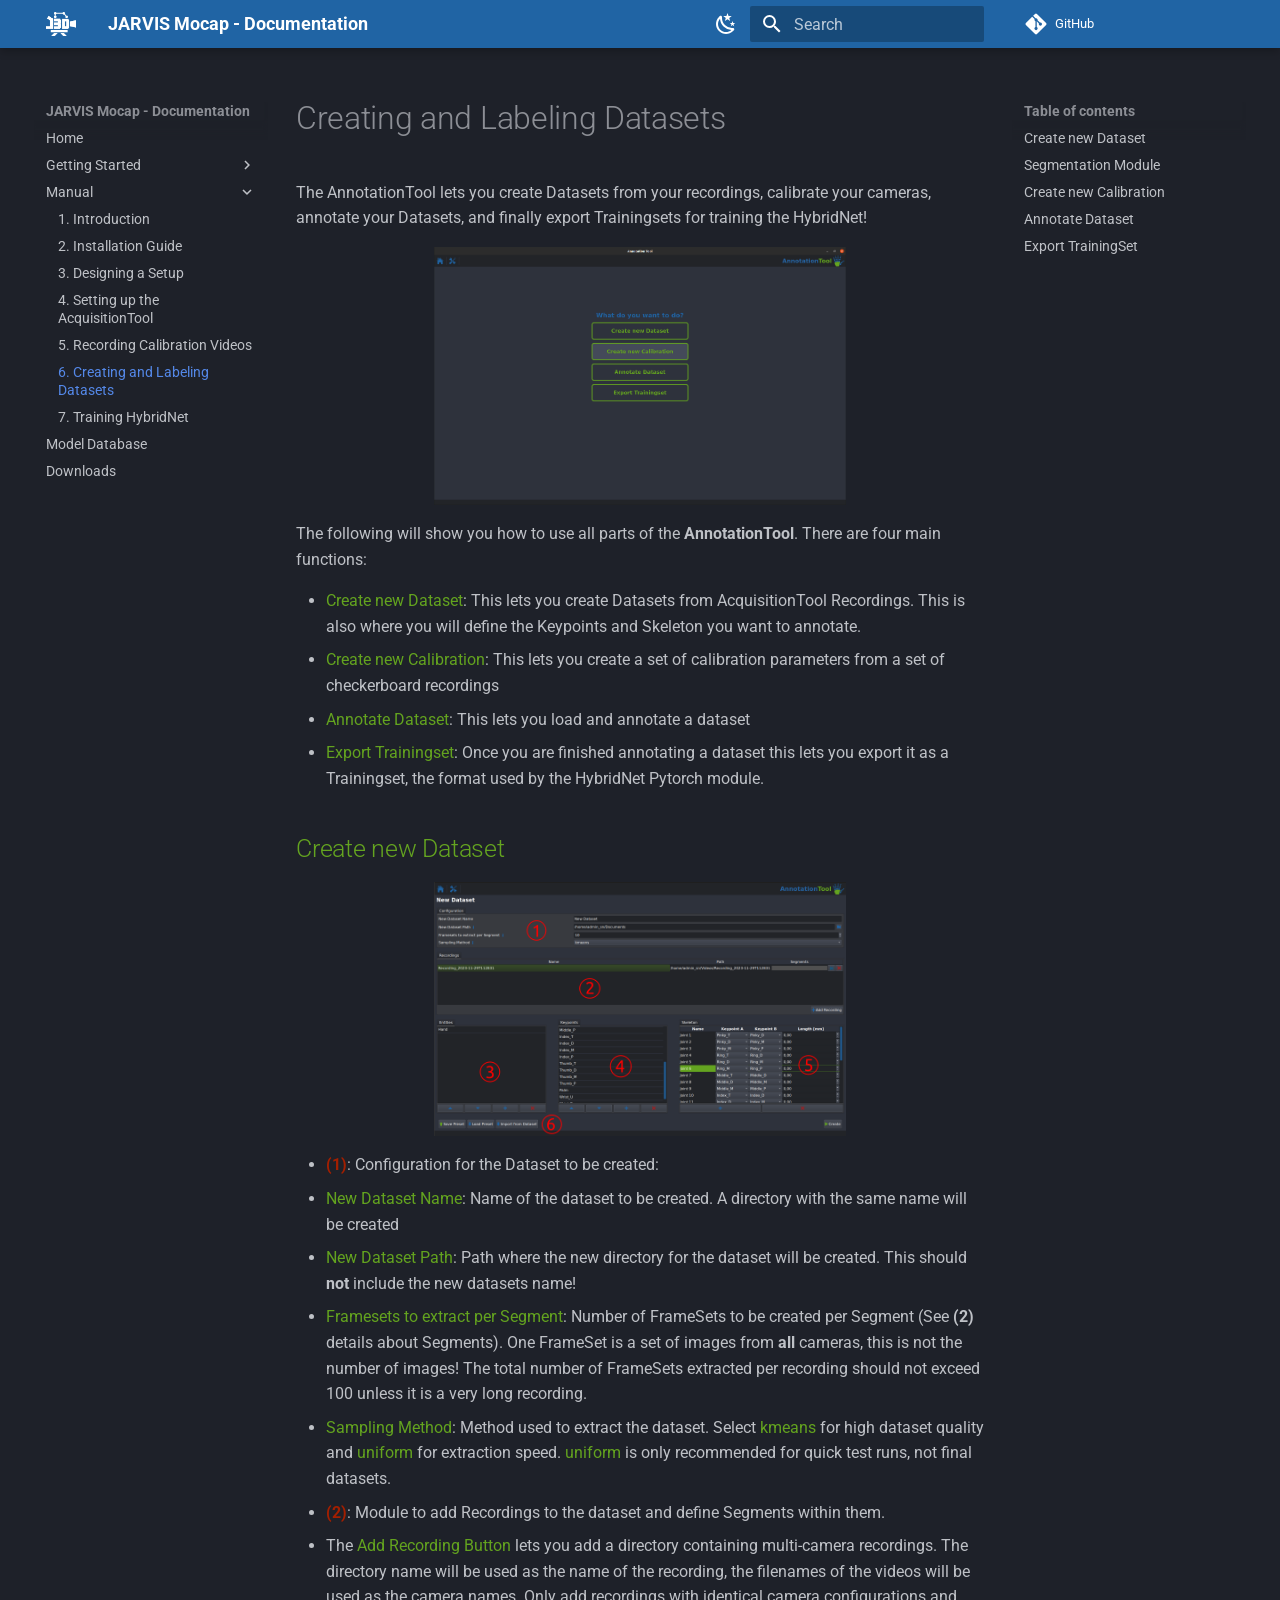
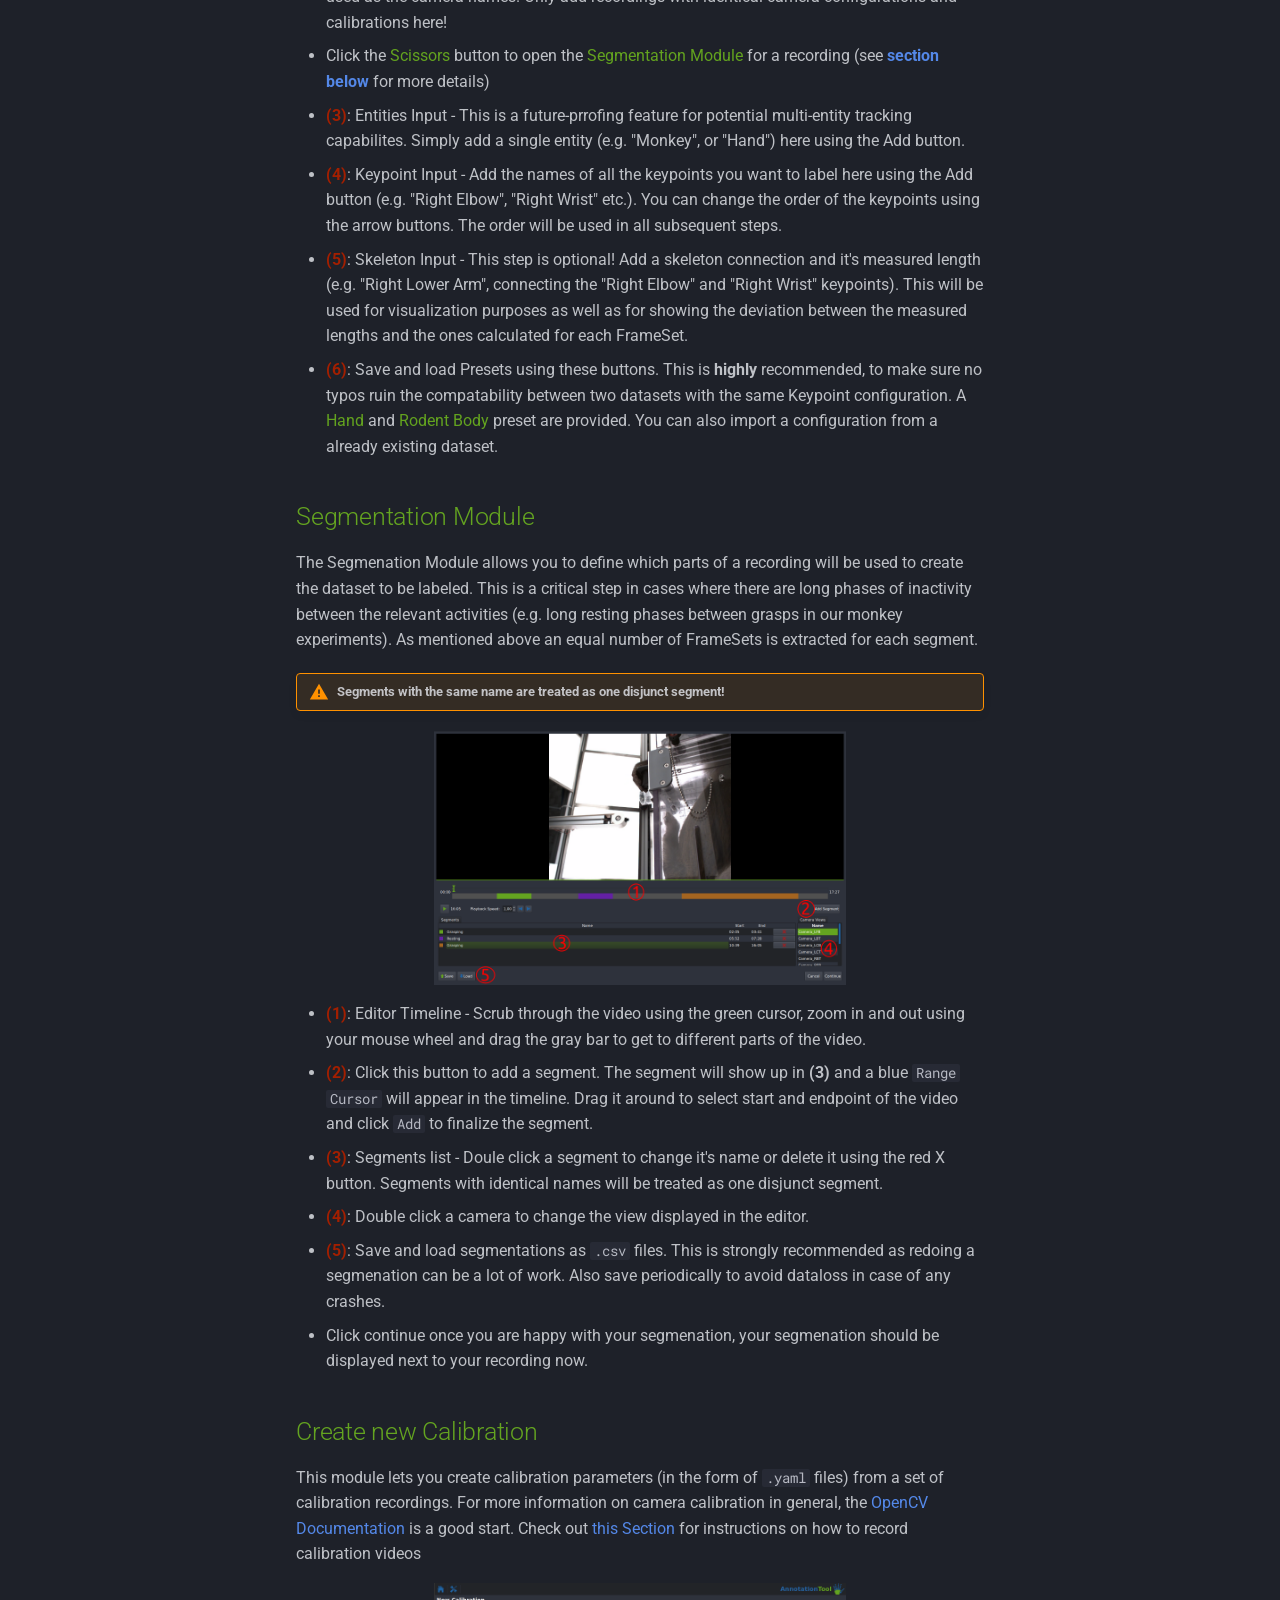
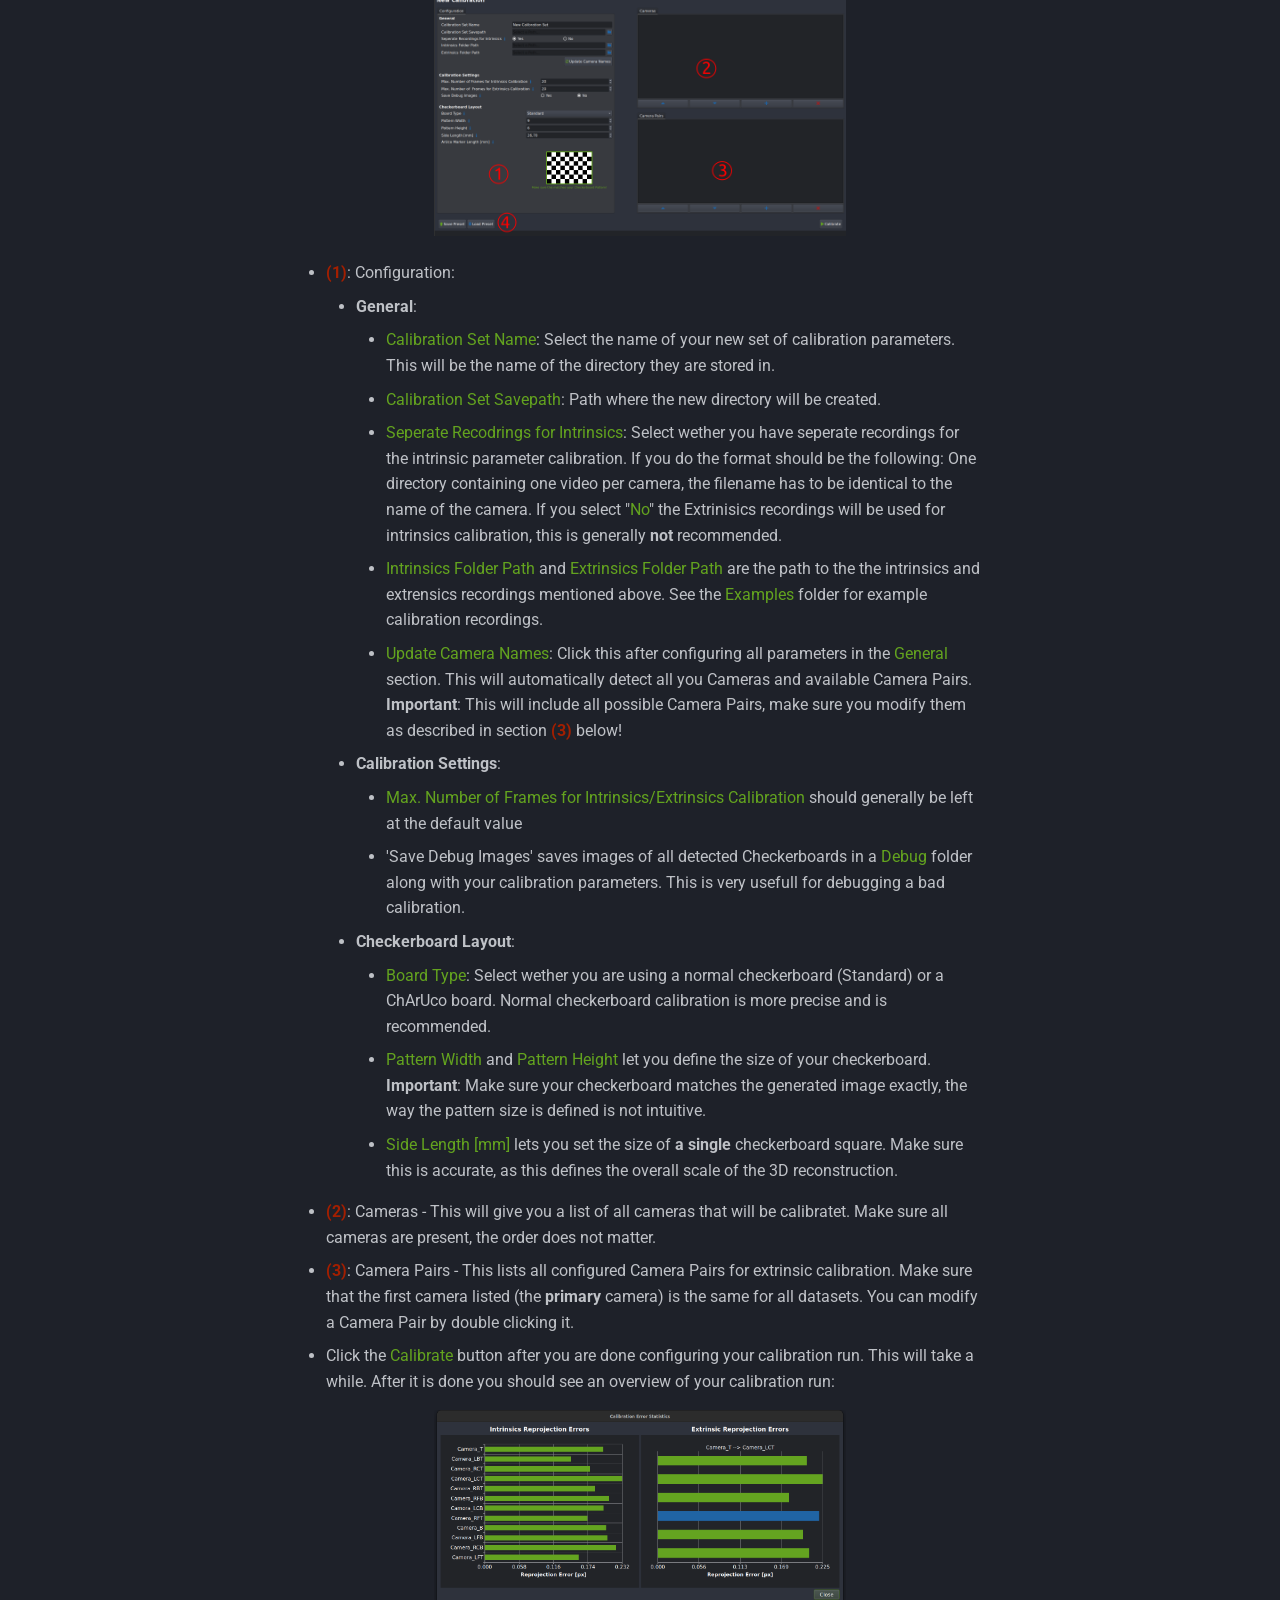
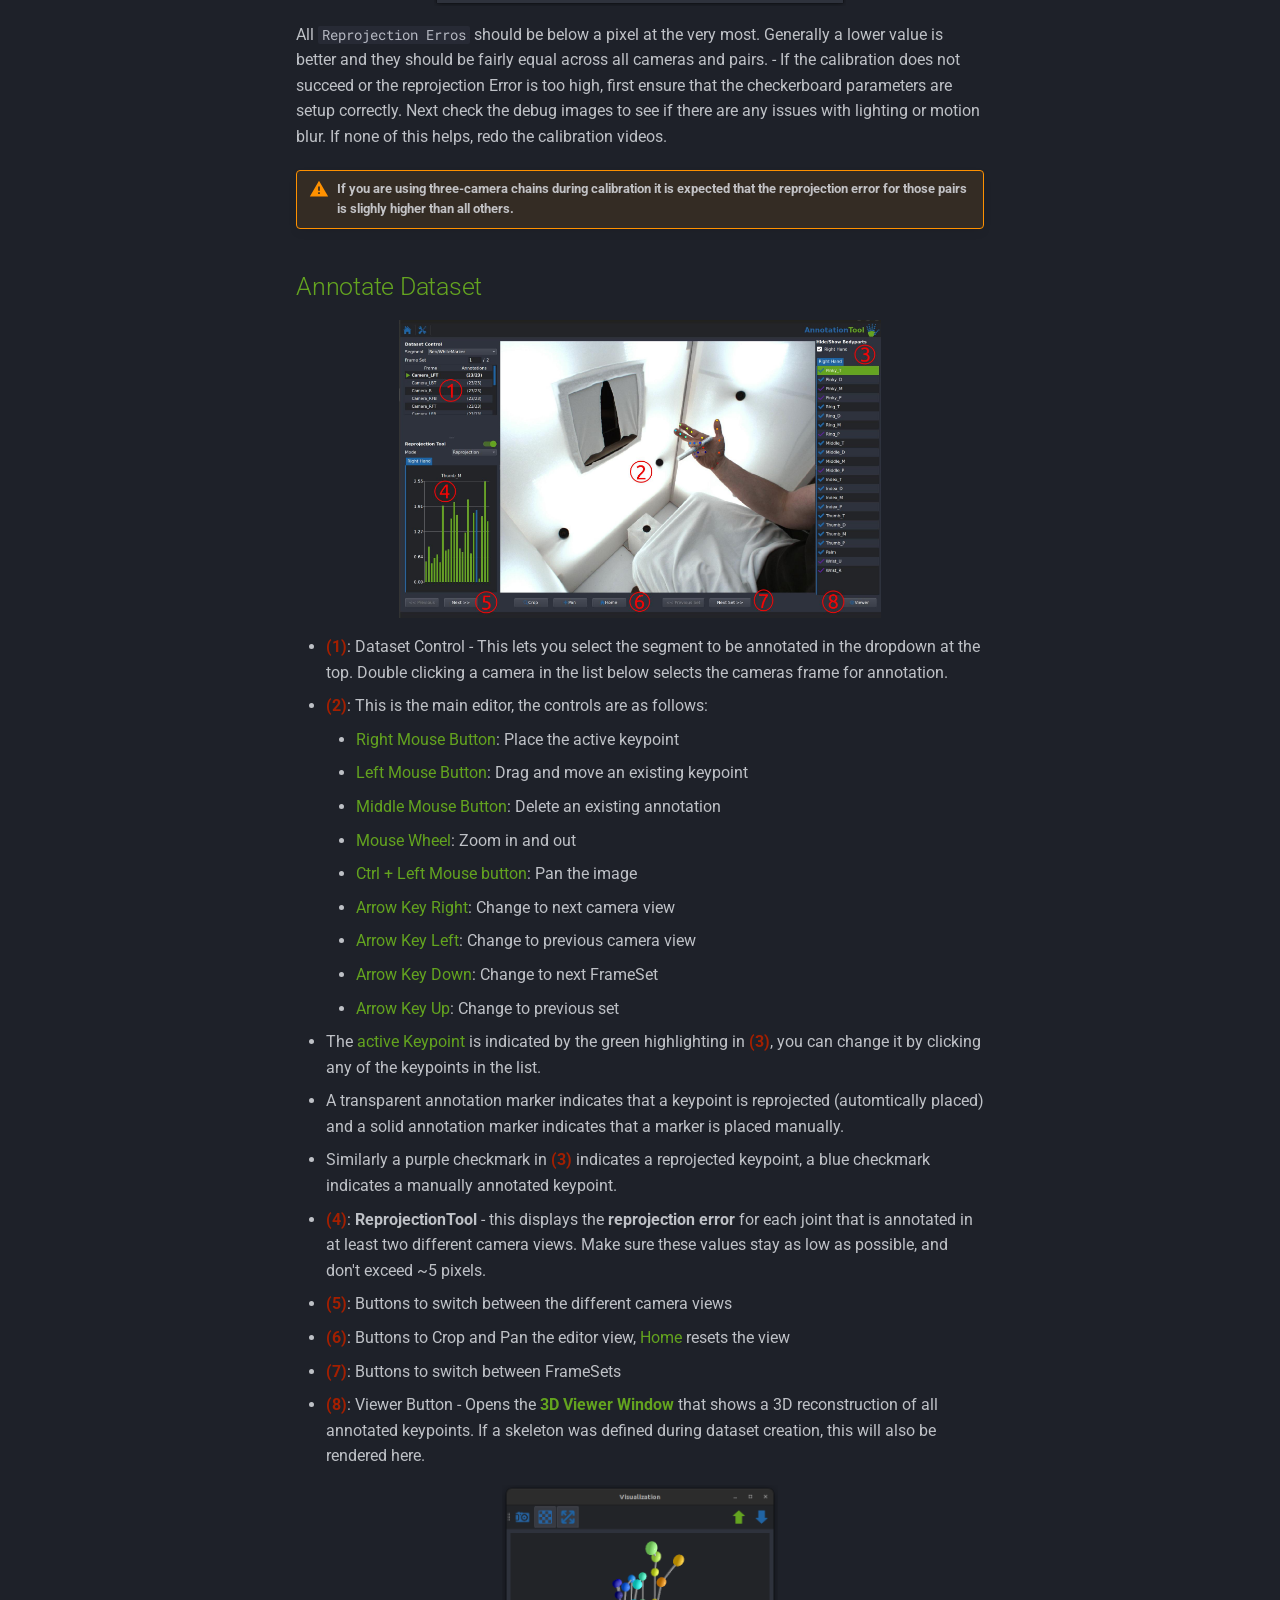
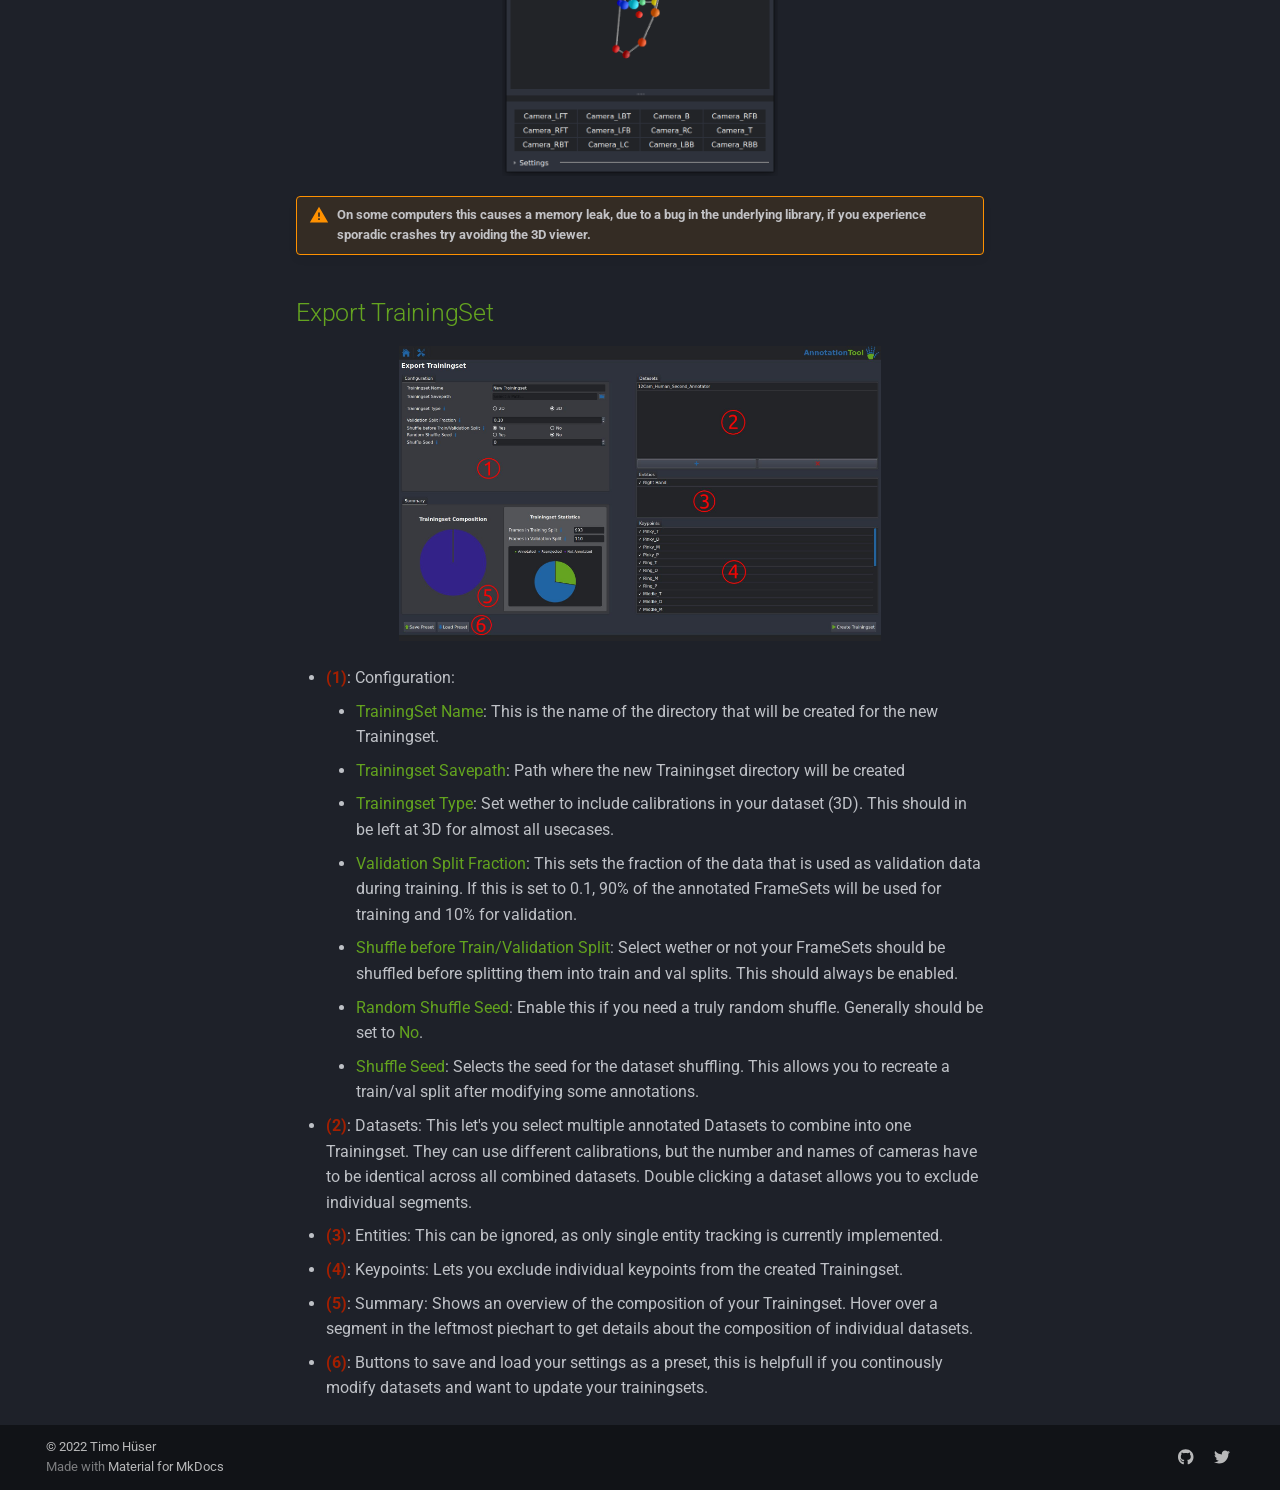
<file: manual/6_creating_and_labeling_datasts/index.html>
<!doctype html>
<html lang="en" class="no-js">
  <head>
    
      <meta charset="utf-8">
      <meta name="viewport" content="width=device-width,initial-scale=1">
      
      
      
      
        <link rel="prev" href="../5_recording_calibration/">
      
      
        <link rel="next" href="../7_training_hybridnet/">
      
      
      <link rel="icon" href="../../assets/images/logo_color.svg">
      <meta name="generator" content="mkdocs-1.5.3, mkdocs-material-9.5.2">
    
    
      
        <title>6. Creating and Labeling Datasets - JARVIS Mocap -  Documentation</title>
      
    
    
      <link rel="stylesheet" href="../../assets/stylesheets/main.50c56a3b.min.css">
      
        
        <link rel="stylesheet" href="../../assets/stylesheets/palette.06af60db.min.css">
      
      


    
    
      
    
    
      
        
        
        <link rel="preconnect" href="https://fonts.gstatic.com" crossorigin>
        <link rel="stylesheet" href="https://fonts.googleapis.com/css?family=Roboto:300,300i,400,400i,700,700i%7CRoboto+Mono:400,400i,700,700i&display=fallback">
        <style>:root{--md-text-font:"Roboto";--md-code-font:"Roboto Mono"}</style>
      
    
    
      <link rel="stylesheet" href="../../stylesheets/extra.css">
    
    <script>__md_scope=new URL("../..",location),__md_hash=e=>[...e].reduce((e,_)=>(e<<5)-e+_.charCodeAt(0),0),__md_get=(e,_=localStorage,t=__md_scope)=>JSON.parse(_.getItem(t.pathname+"."+e)),__md_set=(e,_,t=localStorage,a=__md_scope)=>{try{t.setItem(a.pathname+"."+e,JSON.stringify(_))}catch(e){}}</script>
    
      
  


    
    
    
   <link href="../../assets/stylesheets/glightbox.min.css" rel="stylesheet"/><style>
        html.glightbox-open { overflow: initial; height: 100%; }
        .gslide-title { margin-top: 0px; user-select: text; }
        .gslide-desc { color: #666; user-select: text; }
        .gslide-image img { background: white; }
        
            .gscrollbar-fixer { padding-right: 15px; }
            .gdesc-inner { font-size: 0.75rem; }
            body[data-md-color-scheme="slate"] .gdesc-inner { background: var(--md-default-bg-color);}
            body[data-md-color-scheme="slate"] .gslide-title { color: var(--md-default-fg-color);}
            body[data-md-color-scheme="slate"] .gslide-desc { color: var(--md-default-fg-color);}
            </style> <script src="../../assets/javascripts/glightbox.min.js"></script></head>
  
  
    
    
      
    
    
    
    
    <body dir="ltr" data-md-color-scheme="slate" data-md-color-primary="indigo" data-md-color-accent="indigo">
  
    
    <input class="md-toggle" data-md-toggle="drawer" type="checkbox" id="__drawer" autocomplete="off">
    <input class="md-toggle" data-md-toggle="search" type="checkbox" id="__search" autocomplete="off">
    <label class="md-overlay" for="__drawer"></label>
    <div data-md-component="skip">
      
        
        <a href="#creating-and-labeling-datasets" class="md-skip">
          Skip to content
        </a>
      
    </div>
    <div data-md-component="announce">
      
    </div>
    
    
      

  

<header class="md-header md-header--shadow" data-md-component="header">
  <nav class="md-header__inner md-grid" aria-label="Header">
    <a href="../.." title="JARVIS Mocap -  Documentation" class="md-header__button md-logo" aria-label="JARVIS Mocap -  Documentation" data-md-component="logo">
      
  <img src="../../assets/images/logo.png" alt="logo">

    </a>
    <label class="md-header__button md-icon" for="__drawer">
      
      <svg xmlns="http://www.w3.org/2000/svg" viewBox="0 0 24 24"><path d="M3 6h18v2H3V6m0 5h18v2H3v-2m0 5h18v2H3v-2Z"/></svg>
    </label>
    <div class="md-header__title" data-md-component="header-title">
      <div class="md-header__ellipsis">
        <div class="md-header__topic">
          <span class="md-ellipsis">
            JARVIS Mocap -  Documentation
          </span>
        </div>
        <div class="md-header__topic" data-md-component="header-topic">
          <span class="md-ellipsis">
            
              6. Creating and Labeling Datasets
            
          </span>
        </div>
      </div>
    </div>
    
      
        <form class="md-header__option" data-md-component="palette">
  
    
    
    
    <input class="md-option" data-md-color-media="" data-md-color-scheme="slate" data-md-color-primary="indigo" data-md-color-accent="indigo"  aria-label="Switch to light mode"  type="radio" name="__palette" id="__palette_0">
    
      <label class="md-header__button md-icon" title="Switch to light mode" for="__palette_1" hidden>
        <svg xmlns="http://www.w3.org/2000/svg" viewBox="0 0 24 24"><path d="m17.75 4.09-2.53 1.94.91 3.06-2.63-1.81-2.63 1.81.91-3.06-2.53-1.94L12.44 4l1.06-3 1.06 3 3.19.09m3.5 6.91-1.64 1.25.59 1.98-1.7-1.17-1.7 1.17.59-1.98L15.75 11l2.06-.05L18.5 9l.69 1.95 2.06.05m-2.28 4.95c.83-.08 1.72 1.1 1.19 1.85-.32.45-.66.87-1.08 1.27C15.17 23 8.84 23 4.94 19.07c-3.91-3.9-3.91-10.24 0-14.14.4-.4.82-.76 1.27-1.08.75-.53 1.93.36 1.85 1.19-.27 2.86.69 5.83 2.89 8.02a9.96 9.96 0 0 0 8.02 2.89m-1.64 2.02a12.08 12.08 0 0 1-7.8-3.47c-2.17-2.19-3.33-5-3.49-7.82-2.81 3.14-2.7 7.96.31 10.98 3.02 3.01 7.84 3.12 10.98.31Z"/></svg>
      </label>
    
  
    
    
    
    <input class="md-option" data-md-color-media="" data-md-color-scheme="default" data-md-color-primary="indigo" data-md-color-accent="indigo"  aria-label="Switch to dark mode"  type="radio" name="__palette" id="__palette_1">
    
      <label class="md-header__button md-icon" title="Switch to dark mode" for="__palette_0" hidden>
        <svg xmlns="http://www.w3.org/2000/svg" viewBox="0 0 24 24"><path d="M12 7a5 5 0 0 1 5 5 5 5 0 0 1-5 5 5 5 0 0 1-5-5 5 5 0 0 1 5-5m0 2a3 3 0 0 0-3 3 3 3 0 0 0 3 3 3 3 0 0 0 3-3 3 3 0 0 0-3-3m0-7 2.39 3.42C13.65 5.15 12.84 5 12 5c-.84 0-1.65.15-2.39.42L12 2M3.34 7l4.16-.35A7.2 7.2 0 0 0 5.94 8.5c-.44.74-.69 1.5-.83 2.29L3.34 7m.02 10 1.76-3.77a7.131 7.131 0 0 0 2.38 4.14L3.36 17M20.65 7l-1.77 3.79a7.023 7.023 0 0 0-2.38-4.15l4.15.36m-.01 10-4.14.36c.59-.51 1.12-1.14 1.54-1.86.42-.73.69-1.5.83-2.29L20.64 17M12 22l-2.41-3.44c.74.27 1.55.44 2.41.44.82 0 1.63-.17 2.37-.44L12 22Z"/></svg>
      </label>
    
  
</form>
      
    
    
      <script>var media,input,key,value,palette=__md_get("__palette");if(palette&&palette.color){"(prefers-color-scheme)"===palette.color.media&&(media=matchMedia("(prefers-color-scheme: light)"),input=document.querySelector(media.matches?"[data-md-color-media='(prefers-color-scheme: light)']":"[data-md-color-media='(prefers-color-scheme: dark)']"),palette.color.media=input.getAttribute("data-md-color-media"),palette.color.scheme=input.getAttribute("data-md-color-scheme"),palette.color.primary=input.getAttribute("data-md-color-primary"),palette.color.accent=input.getAttribute("data-md-color-accent"));for([key,value]of Object.entries(palette.color))document.body.setAttribute("data-md-color-"+key,value)}</script>
    
    
    
      <label class="md-header__button md-icon" for="__search">
        
        <svg xmlns="http://www.w3.org/2000/svg" viewBox="0 0 24 24"><path d="M9.5 3A6.5 6.5 0 0 1 16 9.5c0 1.61-.59 3.09-1.56 4.23l.27.27h.79l5 5-1.5 1.5-5-5v-.79l-.27-.27A6.516 6.516 0 0 1 9.5 16 6.5 6.5 0 0 1 3 9.5 6.5 6.5 0 0 1 9.5 3m0 2C7 5 5 7 5 9.5S7 14 9.5 14 14 12 14 9.5 12 5 9.5 5Z"/></svg>
      </label>
      <div class="md-search" data-md-component="search" role="dialog">
  <label class="md-search__overlay" for="__search"></label>
  <div class="md-search__inner" role="search">
    <form class="md-search__form" name="search">
      <input type="text" class="md-search__input" name="query" aria-label="Search" placeholder="Search" autocapitalize="off" autocorrect="off" autocomplete="off" spellcheck="false" data-md-component="search-query" required>
      <label class="md-search__icon md-icon" for="__search">
        
        <svg xmlns="http://www.w3.org/2000/svg" viewBox="0 0 24 24"><path d="M9.5 3A6.5 6.5 0 0 1 16 9.5c0 1.61-.59 3.09-1.56 4.23l.27.27h.79l5 5-1.5 1.5-5-5v-.79l-.27-.27A6.516 6.516 0 0 1 9.5 16 6.5 6.5 0 0 1 3 9.5 6.5 6.5 0 0 1 9.5 3m0 2C7 5 5 7 5 9.5S7 14 9.5 14 14 12 14 9.5 12 5 9.5 5Z"/></svg>
        
        <svg xmlns="http://www.w3.org/2000/svg" viewBox="0 0 24 24"><path d="M20 11v2H8l5.5 5.5-1.42 1.42L4.16 12l7.92-7.92L13.5 5.5 8 11h12Z"/></svg>
      </label>
      <nav class="md-search__options" aria-label="Search">
        
        <button type="reset" class="md-search__icon md-icon" title="Clear" aria-label="Clear" tabindex="-1">
          
          <svg xmlns="http://www.w3.org/2000/svg" viewBox="0 0 24 24"><path d="M19 6.41 17.59 5 12 10.59 6.41 5 5 6.41 10.59 12 5 17.59 6.41 19 12 13.41 17.59 19 19 17.59 13.41 12 19 6.41Z"/></svg>
        </button>
      </nav>
      
    </form>
    <div class="md-search__output">
      <div class="md-search__scrollwrap" data-md-scrollfix>
        <div class="md-search-result" data-md-component="search-result">
          <div class="md-search-result__meta">
            Initializing search
          </div>
          <ol class="md-search-result__list" role="presentation"></ol>
        </div>
      </div>
    </div>
  </div>
</div>
    
    
      <div class="md-header__source">
        <a href="https://github.com/JARVIS-MoCap" title="Go to repository" class="md-source" data-md-component="source">
  <div class="md-source__icon md-icon">
    
    <svg xmlns="http://www.w3.org/2000/svg" viewBox="0 0 448 512"><!--! Font Awesome Free 6.5.1 by @fontawesome - https://fontawesome.com License - https://fontawesome.com/license/free (Icons: CC BY 4.0, Fonts: SIL OFL 1.1, Code: MIT License) Copyright 2023 Fonticons, Inc.--><path d="M439.55 236.05 244 40.45a28.87 28.87 0 0 0-40.81 0l-40.66 40.63 51.52 51.52c27.06-9.14 52.68 16.77 43.39 43.68l49.66 49.66c34.23-11.8 61.18 31 35.47 56.69-26.49 26.49-70.21-2.87-56-37.34L240.22 199v121.85c25.3 12.54 22.26 41.85 9.08 55a34.34 34.34 0 0 1-48.55 0c-17.57-17.6-11.07-46.91 11.25-56v-123c-20.8-8.51-24.6-30.74-18.64-45L142.57 101 8.45 235.14a28.86 28.86 0 0 0 0 40.81l195.61 195.6a28.86 28.86 0 0 0 40.8 0l194.69-194.69a28.86 28.86 0 0 0 0-40.81z"/></svg>
  </div>
  <div class="md-source__repository">
    GitHub
  </div>
</a>
      </div>
    
  </nav>
  
</header>
    
    <div class="md-container" data-md-component="container">
      
      
        
          
        
      
      <main class="md-main" data-md-component="main">
        <div class="md-main__inner md-grid">
          
            
              
              <div class="md-sidebar md-sidebar--primary" data-md-component="sidebar" data-md-type="navigation" >
                <div class="md-sidebar__scrollwrap">
                  <div class="md-sidebar__inner">
                    



<nav class="md-nav md-nav--primary" aria-label="Navigation" data-md-level="0">
  <label class="md-nav__title" for="__drawer">
    <a href="../.." title="JARVIS Mocap -  Documentation" class="md-nav__button md-logo" aria-label="JARVIS Mocap -  Documentation" data-md-component="logo">
      
  <img src="../../assets/images/logo.png" alt="logo">

    </a>
    JARVIS Mocap -  Documentation
  </label>
  
    <div class="md-nav__source">
      <a href="https://github.com/JARVIS-MoCap" title="Go to repository" class="md-source" data-md-component="source">
  <div class="md-source__icon md-icon">
    
    <svg xmlns="http://www.w3.org/2000/svg" viewBox="0 0 448 512"><!--! Font Awesome Free 6.5.1 by @fontawesome - https://fontawesome.com License - https://fontawesome.com/license/free (Icons: CC BY 4.0, Fonts: SIL OFL 1.1, Code: MIT License) Copyright 2023 Fonticons, Inc.--><path d="M439.55 236.05 244 40.45a28.87 28.87 0 0 0-40.81 0l-40.66 40.63 51.52 51.52c27.06-9.14 52.68 16.77 43.39 43.68l49.66 49.66c34.23-11.8 61.18 31 35.47 56.69-26.49 26.49-70.21-2.87-56-37.34L240.22 199v121.85c25.3 12.54 22.26 41.85 9.08 55a34.34 34.34 0 0 1-48.55 0c-17.57-17.6-11.07-46.91 11.25-56v-123c-20.8-8.51-24.6-30.74-18.64-45L142.57 101 8.45 235.14a28.86 28.86 0 0 0 0 40.81l195.61 195.6a28.86 28.86 0 0 0 40.8 0l194.69-194.69a28.86 28.86 0 0 0 0-40.81z"/></svg>
  </div>
  <div class="md-source__repository">
    GitHub
  </div>
</a>
    </div>
  
  <ul class="md-nav__list" data-md-scrollfix>
    
      
      
  
  
  
  
    <li class="md-nav__item">
      <a href="../.." class="md-nav__link">
        
  
  <span class="md-ellipsis">
    Home
  </span>
  

      </a>
    </li>
  

    
      
      
  
  
  
  
    
    
    
    
    
    <li class="md-nav__item md-nav__item--nested">
      
        
        
        
        <input class="md-nav__toggle md-toggle " type="checkbox" id="__nav_2" >
        
          
          <label class="md-nav__link" for="__nav_2" id="__nav_2_label" tabindex="0">
            
  
  <span class="md-ellipsis">
    Getting Started
  </span>
  

            <span class="md-nav__icon md-icon"></span>
          </label>
        
        <nav class="md-nav" data-md-level="1" aria-labelledby="__nav_2_label" aria-expanded="false">
          <label class="md-nav__title" for="__nav_2">
            <span class="md-nav__icon md-icon"></span>
            Getting Started
          </label>
          <ul class="md-nav__list" data-md-scrollfix>
            
              
                
  
  
  
  
    <li class="md-nav__item">
      <a href="../../getting_started/1_introduction/" class="md-nav__link">
        
  
  <span class="md-ellipsis">
    1. Introduction
  </span>
  

      </a>
    </li>
  

              
            
              
                
  
  
  
  
    <li class="md-nav__item">
      <a href="../../getting_started/2_exploring_example/" class="md-nav__link">
        
  
  <span class="md-ellipsis">
    2. Exploring the Example Trainingset
  </span>
  

      </a>
    </li>
  

              
            
              
                
  
  
  
  
    <li class="md-nav__item">
      <a href="../../getting_started/3_creating_trainingset/" class="md-nav__link">
        
  
  <span class="md-ellipsis">
    3. Creating a new Trainingset
  </span>
  

      </a>
    </li>
  

              
            
          </ul>
        </nav>
      
    </li>
  

    
      
      
  
  
    
  
  
  
    
    
    
    
    
    <li class="md-nav__item md-nav__item--active md-nav__item--nested">
      
        
        
        
        <input class="md-nav__toggle md-toggle " type="checkbox" id="__nav_3" checked>
        
          
          <label class="md-nav__link" for="__nav_3" id="__nav_3_label" tabindex="0">
            
  
  <span class="md-ellipsis">
    Manual
  </span>
  

            <span class="md-nav__icon md-icon"></span>
          </label>
        
        <nav class="md-nav" data-md-level="1" aria-labelledby="__nav_3_label" aria-expanded="true">
          <label class="md-nav__title" for="__nav_3">
            <span class="md-nav__icon md-icon"></span>
            Manual
          </label>
          <ul class="md-nav__list" data-md-scrollfix>
            
              
                
  
  
  
  
    <li class="md-nav__item">
      <a href="../1_introduction/" class="md-nav__link">
        
  
  <span class="md-ellipsis">
    1. Introduction
  </span>
  

      </a>
    </li>
  

              
            
              
                
  
  
  
  
    <li class="md-nav__item">
      <a href="../2_installation_guide/" class="md-nav__link">
        
  
  <span class="md-ellipsis">
    2. Installation Guide
  </span>
  

      </a>
    </li>
  

              
            
              
                
  
  
  
  
    <li class="md-nav__item">
      <a href="../3_mocap_setup_design/" class="md-nav__link">
        
  
  <span class="md-ellipsis">
    3. Designing a Setup
  </span>
  

      </a>
    </li>
  

              
            
              
                
  
  
  
  
    <li class="md-nav__item">
      <a href="../4_acquisitiontool_setup/" class="md-nav__link">
        
  
  <span class="md-ellipsis">
    4. Setting up the AcquisitionTool
  </span>
  

      </a>
    </li>
  

              
            
              
                
  
  
  
  
    <li class="md-nav__item">
      <a href="../5_recording_calibration/" class="md-nav__link">
        
  
  <span class="md-ellipsis">
    5. Recording Calibration Videos
  </span>
  

      </a>
    </li>
  

              
            
              
                
  
  
    
  
  
  
    <li class="md-nav__item md-nav__item--active">
      
      <input class="md-nav__toggle md-toggle" type="checkbox" id="__toc">
      
      
        
      
      
        <label class="md-nav__link md-nav__link--active" for="__toc">
          
  
  <span class="md-ellipsis">
    6. Creating and Labeling Datasets
  </span>
  

          <span class="md-nav__icon md-icon"></span>
        </label>
      
      <a href="./" class="md-nav__link md-nav__link--active">
        
  
  <span class="md-ellipsis">
    6. Creating and Labeling Datasets
  </span>
  

      </a>
      
        

<nav class="md-nav md-nav--secondary" aria-label="Table of contents">
  
  
  
    
  
  
    <label class="md-nav__title" for="__toc">
      <span class="md-nav__icon md-icon"></span>
      Table of contents
    </label>
    <ul class="md-nav__list" data-md-component="toc" data-md-scrollfix>
      
        <li class="md-nav__item">
  <a href="#create-new-dataset" class="md-nav__link">
    <span class="md-ellipsis">
      Create new Dataset
    </span>
  </a>
  
</li>
      
        <li class="md-nav__item">
  <a href="#segmentation-module" class="md-nav__link">
    <span class="md-ellipsis">
      Segmentation Module
    </span>
  </a>
  
</li>
      
        <li class="md-nav__item">
  <a href="#create-new-calibration" class="md-nav__link">
    <span class="md-ellipsis">
      Create new Calibration
    </span>
  </a>
  
</li>
      
        <li class="md-nav__item">
  <a href="#annotate-dataset" class="md-nav__link">
    <span class="md-ellipsis">
      Annotate Dataset
    </span>
  </a>
  
</li>
      
        <li class="md-nav__item">
  <a href="#export-trainingset" class="md-nav__link">
    <span class="md-ellipsis">
      Export TrainingSet
    </span>
  </a>
  
</li>
      
    </ul>
  
</nav>
      
    </li>
  

              
            
              
                
  
  
  
  
    <li class="md-nav__item">
      <a href="../7_training_hybridnet/" class="md-nav__link">
        
  
  <span class="md-ellipsis">
    7. Training HybridNet
  </span>
  

      </a>
    </li>
  

              
            
          </ul>
        </nav>
      
    </li>
  

    
      
      
  
  
  
  
    <li class="md-nav__item">
      <a href="../../model_database/model_database/" class="md-nav__link">
        
  
  <span class="md-ellipsis">
    Model Database
  </span>
  

      </a>
    </li>
  

    
      
      
  
  
  
  
    <li class="md-nav__item">
      <a href="../../downloads/downloads/" class="md-nav__link">
        
  
  <span class="md-ellipsis">
    Downloads
  </span>
  

      </a>
    </li>
  

    
  </ul>
</nav>
                  </div>
                </div>
              </div>
            
            
              
              <div class="md-sidebar md-sidebar--secondary" data-md-component="sidebar" data-md-type="toc" >
                <div class="md-sidebar__scrollwrap">
                  <div class="md-sidebar__inner">
                    

<nav class="md-nav md-nav--secondary" aria-label="Table of contents">
  
  
  
    
  
  
    <label class="md-nav__title" for="__toc">
      <span class="md-nav__icon md-icon"></span>
      Table of contents
    </label>
    <ul class="md-nav__list" data-md-component="toc" data-md-scrollfix>
      
        <li class="md-nav__item">
  <a href="#create-new-dataset" class="md-nav__link">
    <span class="md-ellipsis">
      Create new Dataset
    </span>
  </a>
  
</li>
      
        <li class="md-nav__item">
  <a href="#segmentation-module" class="md-nav__link">
    <span class="md-ellipsis">
      Segmentation Module
    </span>
  </a>
  
</li>
      
        <li class="md-nav__item">
  <a href="#create-new-calibration" class="md-nav__link">
    <span class="md-ellipsis">
      Create new Calibration
    </span>
  </a>
  
</li>
      
        <li class="md-nav__item">
  <a href="#annotate-dataset" class="md-nav__link">
    <span class="md-ellipsis">
      Annotate Dataset
    </span>
  </a>
  
</li>
      
        <li class="md-nav__item">
  <a href="#export-trainingset" class="md-nav__link">
    <span class="md-ellipsis">
      Export TrainingSet
    </span>
  </a>
  
</li>
      
    </ul>
  
</nav>
                  </div>
                </div>
              </div>
            
          
          
            <div class="md-content" data-md-component="content">
              <article class="md-content__inner md-typeset">
                
                  


<h1 id="creating-and-labeling-datasets">Creating and Labeling Datasets</h1>
<p>The AnnotationTool lets you create Datasets from your recordings, calibrate your cameras, annotate your Datasets, and finally export Trainingsets for training the HybridNet!</p>
<p><a class="glightbox" href="../../assets/images/manual/AnnotationTool.png" data-type="image" data-width="100%" data-height="auto" data-desc-position="bottom"><img alt="AnnotationTool" class="center" src="../../assets/images/manual/AnnotationTool.png" width="60%" /></a></p>
<p>The following will show you how to use all parts of the <strong>AnnotationTool</strong>. There are four main functions:</p>
<ul>
<li><span style="color:#63a31f">Create new Dataset</span>: This lets you create Datasets from AcquisitionTool Recordings. This is also where you will define the Keypoints and Skeleton you want to annotate.</li>
<li><span style="color:#63a31f">Create new Calibration</span>: This lets you create a set of calibration parameters from a set of checkerboard recordings</li>
<li><span style="color:#63a31f">Annotate Dataset</span>: This lets you load and annotate a dataset</li>
<li><span style="color:#63a31f">Export Trainingset</span>: Once you are finished annotating a dataset this lets you export it as a Trainingset, the format used by the HybridNet Pytorch module.</li>
</ul>
<h2 id="create-new-dataset">Create new Dataset</h2>
<p><a class="glightbox" href="../../assets/images/manual/CreateDatasetOverview.png" data-type="image" data-width="100%" data-height="auto" data-desc-position="bottom"><img alt="Create Dataset" class="center" src="../../assets/images/manual/CreateDatasetOverview.png" width="60%" /></a></p>
<ul>
<li><span style="color:#a31f00"><strong>(1)</strong></span>: Configuration for the Dataset to be created:</li>
<li><span style="color:#63a31f">New Dataset Name</span>: Name of the dataset to be created. A directory with the same name will be created</li>
<li><span style="color:#63a31f">New Dataset Path</span>: Path where the new directory for the dataset will be created. This should <strong>not</strong> include the new datasets name!</li>
<li><span style="color:#63a31f">Framesets to extract per Segment</span>: Number of FrameSets to be created per Segment (See <strong>(2)</strong> details about Segments). One FrameSet is a set of images from <strong>all</strong> cameras, this is not the number of images! The total number of FrameSets extracted per recording should not exceed 100 unless it is a very long recording.</li>
<li><span style="color:#63a31f">Sampling Method</span>: Method used to extract the dataset. Select <span style="color:#63a31f">kmeans</span> for high dataset quality and <span style="color:#63a31f">uniform</span> for extraction speed. <span style="color:#63a31f">uniform</span> is only recommended for quick test runs, not final datasets.</li>
<li><span style="color:#a31f00"><strong>(2)</strong></span>: Module to add Recordings to the dataset and define Segments within them.</li>
<li>The <span style="color:#63a31f">Add Recording Button</span> lets you add a directory containing multi-camera recordings. The directory name will be used as the name of the recording, the filenames of the videos will be used as the camera names. Only add recordings with identical camera configurations and calibrations here!</li>
<li>Click the <span style="color:#63a31f">Scissors</span> button to open the <span style="color:#63a31f">Segmentation Module</span> for a recording (see <strong><a href="#segmentation-module">section below</a></strong> for more details)</li>
<li><span style="color:#a31f00"><strong>(3)</strong></span>: Entities Input - This is a future-prrofing feature for potential multi-entity tracking capabilites. Simply add a single entity (e.g. "Monkey", or "Hand") here using the Add button.</li>
<li><span style="color:#a31f00"><strong>(4)</strong></span>: Keypoint Input - Add the names of all the keypoints you want to label here using the Add button (e.g. "Right Elbow", "Right Wrist" etc.). You can change the order of the keypoints using the arrow buttons. The order will be used in all subsequent steps.</li>
<li><span style="color:#a31f00"><strong>(5)</strong></span>: Skeleton Input - This step is optional! Add a skeleton connection and it's measured length (e.g. "Right Lower Arm", connecting the "Right Elbow" and "Right Wrist" keypoints). This will be used for visualization purposes as well as for showing the deviation between the measured lengths and the ones calculated for each FrameSet.</li>
<li><span style="color:#a31f00"><strong>(6)</strong></span>: Save and load Presets using these buttons. This is <strong>highly</strong> recommended, to make sure no typos ruin the compatability between two datasets with the same Keypoint configuration. A <span style="color:#63a31f">Hand</span> and <span style="color:#63a31f">Rodent Body</span> preset are provided. You can also import a configuration from a already existing dataset. </li>
</ul>
<h2 id="segmentation-module">Segmentation Module</h2>
<p>The Segmenation Module allows you to define which parts of a recording will be used to create the dataset to be labeled. This is a critical step in cases where there are long phases of inactivity between the relevant activities (e.g. long resting phases between grasps in our monkey experiments). As mentioned above an equal number of FrameSets is extracted for each segment. </p>
<div class="admonition warning">
<p class="admonition-title">Segments with the same name are treated as one disjunct segment!</p>
</div>
<p><a class="glightbox" href="../../assets/images/manual/SegmentationOverview.png" data-type="image" data-width="100%" data-height="auto" data-desc-position="bottom"><img alt="Segmentation Overview" class="center" src="../../assets/images/manual/SegmentationOverview.png" width="60%" /></a></p>
<ul>
<li><span style="color:#a31f00"><strong>(1)</strong></span>: Editor Timeline - Scrub through the video using the green cursor, zoom in and out using your mouse wheel and drag the gray bar to get to different parts of the video. </li>
<li><span style="color:#a31f00"><strong>(2)</strong></span>: Click this button to add a segment. The segment will show up in <strong>(3)</strong> and a blue <code>Range Cursor</code> will appear in the timeline. Drag it around to select start and endpoint of the video and click <code>Add</code> to finalize the segment.</li>
<li><span style="color:#a31f00"><strong>(3)</strong></span>: Segments list - Doule click a segment to change it's name or delete it using the red X button. Segments with identical names will be treated as one disjunct segment.</li>
<li><span style="color:#a31f00"><strong>(4)</strong></span>: Double click a camera to change the view displayed in the editor.</li>
<li><span style="color:#a31f00"><strong>(5)</strong></span>: Save and load segmentations as <code>.csv</code> files. This is strongly recommended as redoing a segmenation can be a lot of work. Also save periodically to avoid dataloss in case of any crashes.</li>
<li>Click continue once you are happy with your segmenation, your segmenation should be displayed next to your recording now.</li>
</ul>
<h2 id="create-new-calibration">Create new Calibration</h2>
<p>This module lets you create calibration parameters (in the form of <code>.yaml</code> files) from a set of calibration recordings. For more information on camera calibration in general, the <a href="https://docs.opencv.org/4.x/dc/dbb/tutorial_py_calibration.html">OpenCV Documentation</a> is a good start. Check out <a href="">this Section</a> for instructions on how to record calibration videos</p>
<p><a class="glightbox" href="../../assets/images/manual/Calibration_Overview.png" data-type="image" data-width="100%" data-height="auto" data-desc-position="bottom"><img alt="Calibration Overview" class="center" src="../../assets/images/manual/Calibration_Overview.png" width="60%" /></a></p>
<ul>
<li>
<p><span style="color:#a31f00"><strong>(1)</strong></span>: Configuration:</p>
<ul>
<li><strong>General</strong>:<ul>
<li><span style="color:#63a31f">Calibration Set Name</span>: Select the name of your new set of calibration parameters. This will be the name of the directory they are stored in.</li>
<li><span style="color:#63a31f">Calibration Set Savepath</span>: Path where the new directory will be created.</li>
<li><span style="color:#63a31f">Seperate Recodrings for Intrinsics</span>: Select wether you have seperate recordings for the intrinsic parameter calibration. If you do the format should be the following: One directory containing one video per camera, the filename has to be identical to the name of the camera. If you select "<span style="color:#63a31f">No</span>" the Extrinisics recordings will be used for intrinsics calibration, this is generally <strong>not</strong> recommended.</li>
<li><span style="color:#63a31f">Intrinsics Folder Path</span> and <span style="color:#63a31f">Extrinsics Folder Path</span> are the path to the the intrinsics and extrensics recordings mentioned above. See the <span style="color:#63a31f">Examples</span> folder for example calibration recordings.</li>
<li><span style="color:#63a31f">Update Camera Names</span>: Click this after configuring all parameters in the <span style="color:#63a31f">General</span> section. This will automatically detect all you Cameras and available Camera Pairs. <strong>Important</strong>: This will include all possible Camera Pairs, make sure you modify them as described in section <span style="color:#a31f00"><strong>(3)</strong></span> below!</li>
</ul>
</li>
<li><strong>Calibration Settings</strong>:<ul>
<li><span style="color:#63a31f">Max. Number of Frames for Intrinsics/Extrinsics Calibration</span> should generally be left at the default value</li>
<li>'Save Debug Images' saves images of all detected Checkerboards in a <span style="color:#63a31f">Debug</span> folder along with your calibration parameters. This is very usefull for debugging a bad calibration.</li>
</ul>
</li>
<li><strong>Checkerboard Layout</strong>: <ul>
<li><span style="color:#63a31f">Board Type</span>: Select wether you are using a normal checkerboard (Standard) or a ChArUco board. Normal checkerboard calibration is more precise and is recommended.</li>
<li><span style="color:#63a31f">Pattern Width</span> and <span style="color:#63a31f">Pattern Height</span> let you define the size of your checkerboard. <strong>Important</strong>: Make sure your checkerboard matches the generated image exactly, the way the pattern size is defined is not intuitive.</li>
<li><span style="color:#63a31f">Side Length [mm]</span> lets you set the size of <strong>a single</strong> checkerboard square. Make sure this is accurate, as this defines the overall scale of the 3D reconstruction.</li>
</ul>
</li>
</ul>
</li>
<li>
<p><span style="color:#a31f00"><strong>(2)</strong></span>: Cameras - This will give you a list of all cameras that will be calibratet. Make sure all cameras are present, the order does not matter.</p>
</li>
<li><span style="color:#a31f00"><strong>(3)</strong></span>: Camera Pairs - This lists all configured Camera Pairs for extrinsic calibration. Make sure that the first camera listed (the <strong>primary</strong> camera) is the same for all datasets. You can modify a Camera Pair by double clicking it.</li>
<li>Click the <span style="color:#63a31f">Calibrate</span> button after you are done configuring your calibration run. This will take a while. After it is done you should see an overview of your calibration run:</li>
</ul>
<p><a class="glightbox" href="../../assets/images/manual/Calibration_Success.png" data-type="image" data-width="100%" data-height="auto" data-desc-position="bottom"><img alt="Calibration Success" class="center" src="../../assets/images/manual/Calibration_Success.png" width="60%" /></a></p>
<p>All <code>Reprojection Erros</code> should be below a pixel at the very most. Generally a lower value is better and they should be fairly equal across all cameras and pairs.
- If the calibration does not succeed or the reprojection Error is too high, first ensure that the checkerboard parameters are setup correctly. Next check the debug images to see if there are any issues with lighting or motion blur. If none of this helps, redo the calibration videos.</p>
<div class="admonition warning">
<p class="admonition-title">If you are using three-camera chains during calibration it is expected that the reprojection error for those pairs is slighly higher than all others.</p>
</div>
<h2 id="annotate-dataset">Annotate Dataset</h2>
<p><a class="glightbox" href="../../assets/images/manual/AnnotationOverview.jpg" data-type="image" data-width="100%" data-height="auto" data-desc-position="bottom"><img alt="Annotation Overview" class="center" src="../../assets/images/manual/AnnotationOverview.jpg" width="70%" /></a></p>
<ul>
<li><span style="color:#a31f00"><strong>(1)</strong></span>: Dataset Control - This lets you select the segment to be annotated in the dropdown at the top. Double clicking a camera in the list below selects the cameras frame for annotation.</li>
<li>
<p><span style="color:#a31f00"><strong>(2)</strong></span>: This is the main editor, the controls are as follows:</p>
<ul>
<li><span style="color:#63a31f">Right Mouse Button</span>: Place the active keypoint</li>
<li><span style="color:#63a31f">Left Mouse Button</span>: Drag and move an existing keypoint</li>
<li><span style="color:#63a31f">Middle Mouse Button</span>: Delete an existing annotation</li>
<li><span style="color:#63a31f">Mouse Wheel</span>: Zoom in and out</li>
<li><span style="color:#63a31f">Ctrl + Left Mouse button</span>: Pan the image</li>
<li><span style="color:#63a31f">Arrow Key Right</span>: Change to next camera view</li>
<li><span style="color:#63a31f">Arrow Key Left</span>: Change to previous camera view</li>
<li><span style="color:#63a31f">Arrow Key Down</span>: Change to next FrameSet</li>
<li><span style="color:#63a31f">Arrow Key Up</span>: Change to previous set</li>
</ul>
</li>
<li>
<p>The <span style="color:#63a31f">active Keypoint</span> is indicated by the green highlighting in <span style="color:#a31f00"><strong>(3)</strong></span>, you can change it by clicking any of the keypoints in the list.</p>
</li>
<li>A transparent annotation marker indicates that a keypoint is reprojected (automtically placed) and a solid annotation marker indicates that a marker is placed manually.</li>
<li>Similarly a purple checkmark in <span style="color:#a31f00"><strong>(3)</strong></span> indicates a reprojected keypoint, a blue checkmark indicates a manually annotated keypoint.</li>
<li><span style="color:#a31f00"><strong>(4)</strong></span>: <strong>ReprojectionTool</strong> - this displays the <strong>reprojection error</strong> for each joint that is annotated in at least two different camera views. Make sure these values stay as low as possible, and don't exceed ~5 pixels. </li>
<li><span style="color:#a31f00"><strong>(5)</strong></span>: Buttons to switch between the different camera views</li>
<li><span style="color:#a31f00"><strong>(6)</strong></span>: Buttons to Crop and Pan the editor view, <span style="color:#63a31f">Home</span> resets the view</li>
<li><span style="color:#a31f00"><strong>(7)</strong></span>: Buttons to switch between FrameSets</li>
<li><span style="color:#a31f00"><strong>(8)</strong></span>: Viewer Button - Opens the <span style="color:#63a31f"><strong>3D Viewer Window</strong></span> that shows a 3D reconstruction of all annotated keypoints. If a skeleton was defined during dataset creation, this will also be rendered here. </li>
</ul>
<p><a class="glightbox" href="../../assets/images/manual/3DViewer.png" data-type="image" data-width="100%" data-height="auto" data-desc-position="bottom"><img alt="3DViewer" class="center" src="../../assets/images/manual/3DViewer.png" width="40%" /></a></p>
<div class="admonition warning">
<p class="admonition-title">On some computers this causes a memory leak, due to a bug in the underlying library, if you experience sporadic crashes try avoiding the 3D viewer.</p>
</div>
<h2 id="export-trainingset">Export TrainingSet</h2>
<p><a class="glightbox" href="../../assets/images/manual/TrainingSetOverview.jpg" data-type="image" data-width="100%" data-height="auto" data-desc-position="bottom"><img alt="Export Trainingset Overview" class="center" src="../../assets/images/manual/TrainingSetOverview.jpg" width="70%" /></a></p>
<ul>
<li>
<p><span style="color:#a31f00"><strong>(1)</strong></span>: Configuration:</p>
<ul>
<li><span style="color:#63a31f">TrainingSet Name</span>: This is the name of the directory that will be created for the new Trainingset.</li>
<li><span style="color:#63a31f">Trainingset Savepath</span>: Path where the new Trainingset directory will be created</li>
<li><span style="color:#63a31f">Trainingset Type</span>: Set wether to include calibrations in your dataset (3D). This should in be left at 3D for almost all usecases.</li>
<li><span style="color:#63a31f">Validation Split Fraction</span>: This sets the fraction of the data that is used as validation data during training. If this is set to 0.1, 90% of the annotated FrameSets will be used for training and 10% for validation.</li>
<li><span style="color:#63a31f">Shuffle before Train/Validation Split</span>: Select wether or not your FrameSets should be shuffled before splitting them into train and val splits. This should always be enabled.</li>
<li><span style="color:#63a31f">Random Shuffle Seed</span>: Enable this if you need a truly random shuffle. Generally should be set to <span style="color:#63a31f">No</span>.</li>
<li><span style="color:#63a31f">Shuffle Seed</span>: Selects the seed for the dataset shuffling. This allows you to recreate a train/val split after modifying some annotations.</li>
</ul>
</li>
<li>
<p><span style="color:#a31f00"><strong>(2)</strong></span>: Datasets: This let's you select multiple annotated Datasets to combine into one Trainingset. They can use different calibrations, but the number and names of cameras have to be identical across all combined datasets. Double clicking a dataset allows you to exclude individual segments.</p>
</li>
<li><span style="color:#a31f00"><strong>(3)</strong></span>: Entities: This can be ignored, as only single entity tracking is currently implemented.</li>
<li><span style="color:#a31f00"><strong>(4)</strong></span>: Keypoints: Lets you exclude individual keypoints from the created Trainingset.</li>
<li><span style="color:#a31f00"><strong>(5)</strong></span>: Summary: Shows an overview of the composition of your Trainingset. Hover over a segment in the leftmost piechart to get details about the composition of individual datasets.</li>
<li><span style="color:#a31f00"><strong>(6)</strong></span>: Buttons to save and load your settings as a preset, this is helpfull if you continously modify datasets and want to update your trainingsets. </li>
</ul>









  



  <form class="md-feedback" name="feedback" hidden>
    <fieldset>
      <legend class="md-feedback__title">
        Was this page helpful?
      </legend>
      <div class="md-feedback__inner">
        <div class="md-feedback__list">
          
            <button class="md-feedback__icon md-icon" type="submit" title="This page was helpful" data-md-value="1">
              <svg xmlns="http://www.w3.org/2000/svg" viewBox="0 0 24 24"><path d="M20 12a8 8 0 0 0-8-8 8 8 0 0 0-8 8 8 8 0 0 0 8 8 8 8 0 0 0 8-8m2 0a10 10 0 0 1-10 10A10 10 0 0 1 2 12 10 10 0 0 1 12 2a10 10 0 0 1 10 10M10 9.5c0 .8-.7 1.5-1.5 1.5S7 10.3 7 9.5 7.7 8 8.5 8s1.5.7 1.5 1.5m7 0c0 .8-.7 1.5-1.5 1.5S14 10.3 14 9.5 14.7 8 15.5 8s1.5.7 1.5 1.5m-5 7.73c-1.75 0-3.29-.73-4.19-1.81L9.23 14c.45.72 1.52 1.23 2.77 1.23s2.32-.51 2.77-1.23l1.42 1.42c-.9 1.08-2.44 1.81-4.19 1.81Z"/></svg>
            </button>
          
            <button class="md-feedback__icon md-icon" type="submit" title="This page could be improved" data-md-value="0">
              <svg xmlns="http://www.w3.org/2000/svg" viewBox="0 0 24 24"><path d="M20 12a8 8 0 0 0-8-8 8 8 0 0 0-8 8 8 8 0 0 0 8 8 8 8 0 0 0 8-8m2 0a10 10 0 0 1-10 10A10 10 0 0 1 2 12 10 10 0 0 1 12 2a10 10 0 0 1 10 10m-6.5-4c.8 0 1.5.7 1.5 1.5s-.7 1.5-1.5 1.5-1.5-.7-1.5-1.5.7-1.5 1.5-1.5M10 9.5c0 .8-.7 1.5-1.5 1.5S7 10.3 7 9.5 7.7 8 8.5 8s1.5.7 1.5 1.5m2 4.5c1.75 0 3.29.72 4.19 1.81l-1.42 1.42C14.32 16.5 13.25 16 12 16s-2.32.5-2.77 1.23l-1.42-1.42C8.71 14.72 10.25 14 12 14Z"/></svg>
            </button>
          
        </div>
        <div class="md-feedback__note">
          
            <div data-md-value="1" hidden>
              
              
                
              
              Thanks for your feedback!
            </div>
          
            <div data-md-value="0" hidden>
              
              
                
              
              

Thanks for your feedback! Help us improve this page by using our <a href="..." target=_blank>feedback form</a>.
            </div>
          
        </div>
      </div>
    </fieldset>
  </form>


                
              </article>
            </div>
          
          
<script>var target=document.getElementById(location.hash.slice(1));target&&target.name&&(target.checked=target.name.startsWith("__tabbed_"))</script>
        </div>
        
      </main>
      
        <footer class="md-footer">
  
  <div class="md-footer-meta md-typeset">
    <div class="md-footer-meta__inner md-grid">
      <div class="md-copyright">
  
    <div class="md-copyright__highlight">
      &copy; 2022 Timo Hüser
    </div>
  
  
    Made with
    <a href="https://squidfunk.github.io/mkdocs-material/" target="_blank" rel="noopener">
      Material for MkDocs
    </a>
  
</div>
      
        <div class="md-social">
  
    
    
    
    
      
      
    
    <a href="https://github.com/JARVIS-MoCap" target="_blank" rel="noopener" title="github.com" class="md-social__link">
      <svg xmlns="http://www.w3.org/2000/svg" viewBox="0 0 496 512"><!--! Font Awesome Free 6.5.1 by @fontawesome - https://fontawesome.com License - https://fontawesome.com/license/free (Icons: CC BY 4.0, Fonts: SIL OFL 1.1, Code: MIT License) Copyright 2023 Fonticons, Inc.--><path d="M165.9 397.4c0 2-2.3 3.6-5.2 3.6-3.3.3-5.6-1.3-5.6-3.6 0-2 2.3-3.6 5.2-3.6 3-.3 5.6 1.3 5.6 3.6zm-31.1-4.5c-.7 2 1.3 4.3 4.3 4.9 2.6 1 5.6 0 6.2-2s-1.3-4.3-4.3-5.2c-2.6-.7-5.5.3-6.2 2.3zm44.2-1.7c-2.9.7-4.9 2.6-4.6 4.9.3 2 2.9 3.3 5.9 2.6 2.9-.7 4.9-2.6 4.6-4.6-.3-1.9-3-3.2-5.9-2.9zM244.8 8C106.1 8 0 113.3 0 252c0 110.9 69.8 205.8 169.5 239.2 12.8 2.3 17.3-5.6 17.3-12.1 0-6.2-.3-40.4-.3-61.4 0 0-70 15-84.7-29.8 0 0-11.4-29.1-27.8-36.6 0 0-22.9-15.7 1.6-15.4 0 0 24.9 2 38.6 25.8 21.9 38.6 58.6 27.5 72.9 20.9 2.3-16 8.8-27.1 16-33.7-55.9-6.2-112.3-14.3-112.3-110.5 0-27.5 7.6-41.3 23.6-58.9-2.6-6.5-11.1-33.3 2.6-67.9 20.9-6.5 69 27 69 27 20-5.6 41.5-8.5 62.8-8.5s42.8 2.9 62.8 8.5c0 0 48.1-33.6 69-27 13.7 34.7 5.2 61.4 2.6 67.9 16 17.7 25.8 31.5 25.8 58.9 0 96.5-58.9 104.2-114.8 110.5 9.2 7.9 17 22.9 17 46.4 0 33.7-.3 75.4-.3 83.6 0 6.5 4.6 14.4 17.3 12.1C428.2 457.8 496 362.9 496 252 496 113.3 383.5 8 244.8 8zM97.2 352.9c-1.3 1-1 3.3.7 5.2 1.6 1.6 3.9 2.3 5.2 1 1.3-1 1-3.3-.7-5.2-1.6-1.6-3.9-2.3-5.2-1zm-10.8-8.1c-.7 1.3.3 2.9 2.3 3.9 1.6 1 3.6.7 4.3-.7.7-1.3-.3-2.9-2.3-3.9-2-.6-3.6-.3-4.3.7zm32.4 35.6c-1.6 1.3-1 4.3 1.3 6.2 2.3 2.3 5.2 2.6 6.5 1 1.3-1.3.7-4.3-1.3-6.2-2.2-2.3-5.2-2.6-6.5-1zm-11.4-14.7c-1.6 1-1.6 3.6 0 5.9 1.6 2.3 4.3 3.3 5.6 2.3 1.6-1.3 1.6-3.9 0-6.2-1.4-2.3-4-3.3-5.6-2z"/></svg>
    </a>
  
    
    
    
    
      
      
    
    <a href="https://twitter.com/hueser_timo" target="_blank" rel="noopener" title="twitter.com" class="md-social__link">
      <svg xmlns="http://www.w3.org/2000/svg" viewBox="0 0 512 512"><!--! Font Awesome Free 6.5.1 by @fontawesome - https://fontawesome.com License - https://fontawesome.com/license/free (Icons: CC BY 4.0, Fonts: SIL OFL 1.1, Code: MIT License) Copyright 2023 Fonticons, Inc.--><path d="M459.37 151.716c.325 4.548.325 9.097.325 13.645 0 138.72-105.583 298.558-298.558 298.558-59.452 0-114.68-17.219-161.137-47.106 8.447.974 16.568 1.299 25.34 1.299 49.055 0 94.213-16.568 130.274-44.832-46.132-.975-84.792-31.188-98.112-72.772 6.498.974 12.995 1.624 19.818 1.624 9.421 0 18.843-1.3 27.614-3.573-48.081-9.747-84.143-51.98-84.143-102.985v-1.299c13.969 7.797 30.214 12.67 47.431 13.319-28.264-18.843-46.781-51.005-46.781-87.391 0-19.492 5.197-37.36 14.294-52.954 51.655 63.675 129.3 105.258 216.365 109.807-1.624-7.797-2.599-15.918-2.599-24.04 0-57.828 46.782-104.934 104.934-104.934 30.213 0 57.502 12.67 76.67 33.137 23.715-4.548 46.456-13.32 66.599-25.34-7.798 24.366-24.366 44.833-46.132 57.827 21.117-2.273 41.584-8.122 60.426-16.243-14.292 20.791-32.161 39.308-52.628 54.253z"/></svg>
    </a>
  
</div>
      
    </div>
  </div>
</footer>
      
    </div>
    <div class="md-dialog" data-md-component="dialog">
      <div class="md-dialog__inner md-typeset"></div>
    </div>
    
    
    <script id="__config" type="application/json">{"base": "../..", "features": ["content.code.annotate", "navigation.instant", "navigation.tracking", "content.code.copy"], "search": "../../assets/javascripts/workers/search.f886a092.min.js", "translations": {"clipboard.copied": "Copied to clipboard", "clipboard.copy": "Copy to clipboard", "search.result.more.one": "1 more on this page", "search.result.more.other": "# more on this page", "search.result.none": "No matching documents", "search.result.one": "1 matching document", "search.result.other": "# matching documents", "search.result.placeholder": "Type to start searching", "search.result.term.missing": "Missing", "select.version": "Select version"}}</script>
    
    
      <script src="../../assets/javascripts/bundle.d7c377c4.min.js"></script>
      
    
  <script>document$.subscribe(() => {const lightbox = GLightbox({"touchNavigation": true, "loop": false, "zoomable": true, "draggable": true, "openEffect": "zoom", "closeEffect": "zoom", "slideEffect": "slide"});})</script></body>
</html>
</file>
<file: stylesheets/extra.css>
:root > * {
  --md-primary-fg-color:        #2064a4;
  --md-primary-fg-color--light: #66b5ff;
  --md-primary-fg-color--dark:  #00498e;

  --md-accent-fg-color:                #64a420;
  --md-accent-fg-color--transparent:   hsla(#64a420, 0.1);

  --md-code-hl-color:                  hsla(#{hex2hsl($clr-yellow-a200)}, 0.5);
  --md-code-hl-number-color:           hsla(0, 67%, 50%, 1);
  --md-code-hl-special-color:          hsla(340, 83%, 47%, 1);
  --md-code-hl-function-color:         hsla(291, 45%, 50%, 1);
  --md-code-hl-constant-color:         #6f59d9;
  --md-code-hl-keyword-color:          #2064a4;
  --md-code-hl-string-color:           #64a420;
  --md-code-hl-name-color:             var(--md-code-fg-color);
  --md-code-hl-operator-color:         var(--md-default-fg-color--light);
  --md-code-hl-punctuation-color:      var(--md-default-fg-color--light);
  --md-code-hl-comment-color:          var(--md-default-fg-color--light);
  --md-code-hl-generic-color:          var(--md-default-fg-color--light);
  --md-code-hl-variable-color:         var(--md-default-fg-color--light);
}

.md-typeset h2 {
  color: #64a420;
}

.md-typeset h3 {
  color: #64a420;
}

.wrapper {
  display: grid;
  grid-template-columns: 45% 45%;
  grid-gap: 15px;
}


.frame {
  border: 4px solid #63a31f;
  padding: 10px 10px;
  border-radius: 15px;
}

#info {
  width: 100%;
  background-color: #252734;
  margin-bottom: 0px;
  padding-bottom: 0px;
}

#info tr:nth-child(even){background-color: #2b2d38;}

#info tr:hover {background-color: #63a31f;}

#info td {
  padding-top: 5px;
  padding-bottom: 5px;
  text-align: left;
  font-size: 14px;
  font-weight: bold;
}

#info th {
  padding-top: 7px;
  padding-bottom: 7px;
  text-align: left;
  font-size: 16px;
  font-weight: bold;
  background-color: #2064a4;
}

.center {
  display: block;
  margin-left: auto;
  margin-right: auto;
}

.rounded {
  border-radius: 15px;
}

.button {
  border: none;
  color: #fffffa;
  padding: 5px 10px 5px 10px;
  margin-top: 4px;
  margin-bottom: 4px;
  text-align: center;
  text-decoration: none;
  display: inline-block;
  font-size: 20px;
  cursor: pointer;
  border-radius: 4px;
  display: inline-block;
  width: auto;
  float: center;
  width: 100%;
  background-color: #63a31f;
  align: center;
}

.button_green {
  background-color: #63a31f;
}

.button_gray {
  background-color: #8f8f8f;
}

.button_blue {
  background-color: #2064a4ff;
}

.button_purple {
  background-color: #6420a4;
}
</file>
<file: assets/stylesheets/main.50c56a3b.min.css>
@charset "UTF-8";html{-webkit-text-size-adjust:none;-moz-text-size-adjust:none;text-size-adjust:none;box-sizing:border-box}*,:after,:before{box-sizing:inherit}@media (prefers-reduced-motion){*,:after,:before{transition:none!important}}body{margin:0}a,button,input,label{-webkit-tap-highlight-color:transparent}a{color:inherit;text-decoration:none}hr{border:0;box-sizing:initial;display:block;height:.05rem;overflow:visible;padding:0}small{font-size:80%}sub,sup{line-height:1em}img{border-style:none}table{border-collapse:initial;border-spacing:0}td,th{font-weight:400;vertical-align:top}button{background:#0000;border:0;font-family:inherit;font-size:inherit;margin:0;padding:0}input{border:0;outline:none}:root{--md-primary-fg-color:#4051b5;--md-primary-fg-color--light:#5d6cc0;--md-primary-fg-color--dark:#303fa1;--md-primary-bg-color:#fff;--md-primary-bg-color--light:#ffffffb3;--md-accent-fg-color:#526cfe;--md-accent-fg-color--transparent:#526cfe1a;--md-accent-bg-color:#fff;--md-accent-bg-color--light:#ffffffb3}[data-md-color-scheme=default]{color-scheme:light}[data-md-color-scheme=default] img[src$="#gh-dark-mode-only"],[data-md-color-scheme=default] img[src$="#only-dark"]{display:none}:root,[data-md-color-scheme=default]{--md-hue:225deg;--md-default-fg-color:#000000de;--md-default-fg-color--light:#0000008a;--md-default-fg-color--lighter:#00000052;--md-default-fg-color--lightest:#00000012;--md-default-bg-color:#fff;--md-default-bg-color--light:#ffffffb3;--md-default-bg-color--lighter:#ffffff4d;--md-default-bg-color--lightest:#ffffff1f;--md-code-fg-color:#36464e;--md-code-bg-color:#f5f5f5;--md-code-hl-color:#4287ff;--md-code-hl-color--light:#4287ff1a;--md-code-hl-number-color:#d52a2a;--md-code-hl-special-color:#db1457;--md-code-hl-function-color:#a846b9;--md-code-hl-constant-color:#6e59d9;--md-code-hl-keyword-color:#3f6ec6;--md-code-hl-string-color:#1c7d4d;--md-code-hl-name-color:var(--md-code-fg-color);--md-code-hl-operator-color:var(--md-default-fg-color--light);--md-code-hl-punctuation-color:var(--md-default-fg-color--light);--md-code-hl-comment-color:var(--md-default-fg-color--light);--md-code-hl-generic-color:var(--md-default-fg-color--light);--md-code-hl-variable-color:var(--md-default-fg-color--light);--md-typeset-color:var(--md-default-fg-color);--md-typeset-a-color:var(--md-primary-fg-color);--md-typeset-del-color:#f5503d26;--md-typeset-ins-color:#0bd57026;--md-typeset-kbd-color:#fafafa;--md-typeset-kbd-accent-color:#fff;--md-typeset-kbd-border-color:#b8b8b8;--md-typeset-mark-color:#ffff0080;--md-typeset-table-color:#0000001f;--md-typeset-table-color--light:rgba(0,0,0,.035);--md-admonition-fg-color:var(--md-default-fg-color);--md-admonition-bg-color:var(--md-default-bg-color);--md-warning-fg-color:#000000de;--md-warning-bg-color:#ff9;--md-footer-fg-color:#fff;--md-footer-fg-color--light:#ffffffb3;--md-footer-fg-color--lighter:#ffffff73;--md-footer-bg-color:#000000de;--md-footer-bg-color--dark:#00000052;--md-shadow-z1:0 0.2rem 0.5rem #0000000d,0 0 0.05rem #0000001a;--md-shadow-z2:0 0.2rem 0.5rem #0000001a,0 0 0.05rem #00000040;--md-shadow-z3:0 0.2rem 0.5rem #0003,0 0 0.05rem #00000059}.md-icon svg{fill:currentcolor;display:block;height:1.2rem;width:1.2rem}body{-webkit-font-smoothing:antialiased;-moz-osx-font-smoothing:grayscale;--md-text-font-family:var(--md-text-font,_),-apple-system,BlinkMacSystemFont,Helvetica,Arial,sans-serif;--md-code-font-family:var(--md-code-font,_),SFMono-Regular,Consolas,Menlo,monospace}aside,body,input{font-feature-settings:"kern","liga";color:var(--md-typeset-color);font-family:var(--md-text-font-family)}code,kbd,pre{font-feature-settings:"kern";font-family:var(--md-code-font-family)}:root{--md-typeset-table-sort-icon:url('data:image/svg+xml;charset=utf-8,<svg xmlns="http://www.w3.org/2000/svg" viewBox="0 0 24 24"><path d="m18 21-4-4h3V7h-3l4-4 4 4h-3v10h3M2 19v-2h10v2M2 13v-2h7v2M2 7V5h4v2H2Z"/></svg>');--md-typeset-table-sort-icon--asc:url('data:image/svg+xml;charset=utf-8,<svg xmlns="http://www.w3.org/2000/svg" viewBox="0 0 24 24"><path d="M19 17h3l-4 4-4-4h3V3h2M2 17h10v2H2M6 5v2H2V5m0 6h7v2H2v-2Z"/></svg>');--md-typeset-table-sort-icon--desc:url('data:image/svg+xml;charset=utf-8,<svg xmlns="http://www.w3.org/2000/svg" viewBox="0 0 24 24"><path d="M19 7h3l-4-4-4 4h3v14h2M2 17h10v2H2M6 5v2H2V5m0 6h7v2H2v-2Z"/></svg>')}.md-typeset{-webkit-print-color-adjust:exact;color-adjust:exact;font-size:.8rem;line-height:1.6}@media print{.md-typeset{font-size:.68rem}}.md-typeset blockquote,.md-typeset dl,.md-typeset figure,.md-typeset ol,.md-typeset pre,.md-typeset ul{margin-bottom:1em;margin-top:1em}.md-typeset h1{color:var(--md-default-fg-color--light);font-size:2em;line-height:1.3;margin:0 0 1.25em}.md-typeset h1,.md-typeset h2{font-weight:300;letter-spacing:-.01em}.md-typeset h2{font-size:1.5625em;line-height:1.4;margin:1.6em 0 .64em}.md-typeset h3{font-size:1.25em;font-weight:400;letter-spacing:-.01em;line-height:1.5;margin:1.6em 0 .8em}.md-typeset h2+h3{margin-top:.8em}.md-typeset h4{font-weight:700;letter-spacing:-.01em;margin:1em 0}.md-typeset h5,.md-typeset h6{color:var(--md-default-fg-color--light);font-size:.8em;font-weight:700;letter-spacing:-.01em;margin:1.25em 0}.md-typeset h5{text-transform:uppercase}.md-typeset hr{border-bottom:.05rem solid var(--md-default-fg-color--lightest);display:flow-root;margin:1.5em 0}.md-typeset a{color:var(--md-typeset-a-color);word-break:break-word}.md-typeset a,.md-typeset a:before{transition:color 125ms}.md-typeset a:focus,.md-typeset a:hover{color:var(--md-accent-fg-color)}.md-typeset a:focus code,.md-typeset a:hover code{background-color:var(--md-accent-fg-color--transparent)}.md-typeset a code{color:currentcolor;transition:background-color 125ms}.md-typeset a.focus-visible{outline-color:var(--md-accent-fg-color);outline-offset:.2rem}.md-typeset code,.md-typeset kbd,.md-typeset pre{color:var(--md-code-fg-color);direction:ltr;font-variant-ligatures:none}@media print{.md-typeset code,.md-typeset kbd,.md-typeset pre{white-space:pre-wrap}}.md-typeset code{background-color:var(--md-code-bg-color);border-radius:.1rem;-webkit-box-decoration-break:clone;box-decoration-break:clone;font-size:.85em;padding:0 .2941176471em;word-break:break-word}.md-typeset code:not(.focus-visible){-webkit-tap-highlight-color:transparent;outline:none}.md-typeset pre{display:flow-root;line-height:1.4;position:relative}.md-typeset pre>code{-webkit-box-decoration-break:slice;box-decoration-break:slice;box-shadow:none;display:block;margin:0;outline-color:var(--md-accent-fg-color);overflow:auto;padding:.7720588235em 1.1764705882em;scrollbar-color:var(--md-default-fg-color--lighter) #0000;scrollbar-width:thin;touch-action:auto;word-break:normal}.md-typeset pre>code:hover{scrollbar-color:var(--md-accent-fg-color) #0000}.md-typeset pre>code::-webkit-scrollbar{height:.2rem;width:.2rem}.md-typeset pre>code::-webkit-scrollbar-thumb{background-color:var(--md-default-fg-color--lighter)}.md-typeset pre>code::-webkit-scrollbar-thumb:hover{background-color:var(--md-accent-fg-color)}.md-typeset kbd{background-color:var(--md-typeset-kbd-color);border-radius:.1rem;box-shadow:0 .1rem 0 .05rem var(--md-typeset-kbd-border-color),0 .1rem 0 var(--md-typeset-kbd-border-color),0 -.1rem .2rem var(--md-typeset-kbd-accent-color) inset;color:var(--md-default-fg-color);display:inline-block;font-size:.75em;padding:0 .6666666667em;vertical-align:text-top;word-break:break-word}.md-typeset mark{background-color:var(--md-typeset-mark-color);-webkit-box-decoration-break:clone;box-decoration-break:clone;color:inherit;word-break:break-word}.md-typeset abbr{border-bottom:.05rem dotted var(--md-default-fg-color--light);cursor:help;text-decoration:none}.md-typeset small{opacity:.75}[dir=ltr] .md-typeset sub,[dir=ltr] .md-typeset sup{margin-left:.078125em}[dir=rtl] .md-typeset sub,[dir=rtl] .md-typeset sup{margin-right:.078125em}[dir=ltr] .md-typeset blockquote{padding-left:.6rem}[dir=rtl] .md-typeset blockquote{padding-right:.6rem}[dir=ltr] .md-typeset blockquote{border-left:.2rem solid var(--md-default-fg-color--lighter)}[dir=rtl] .md-typeset blockquote{border-right:.2rem solid var(--md-default-fg-color--lighter)}.md-typeset blockquote{color:var(--md-default-fg-color--light);margin-left:0;margin-right:0}.md-typeset ul{list-style-type:disc}[dir=ltr] .md-typeset ol,[dir=ltr] .md-typeset ul{margin-left:.625em}[dir=rtl] .md-typeset ol,[dir=rtl] .md-typeset ul{margin-right:.625em}.md-typeset ol,.md-typeset ul{padding:0}.md-typeset ol:not([hidden]),.md-typeset ul:not([hidden]){display:flow-root}.md-typeset ol ol,.md-typeset ul ol{list-style-type:lower-alpha}.md-typeset ol ol ol,.md-typeset ul ol ol{list-style-type:lower-roman}[dir=ltr] .md-typeset ol li,[dir=ltr] .md-typeset ul li{margin-left:1.25em}[dir=rtl] .md-typeset ol li,[dir=rtl] .md-typeset ul li{margin-right:1.25em}.md-typeset ol li,.md-typeset ul li{margin-bottom:.5em}.md-typeset ol li blockquote,.md-typeset ol li p,.md-typeset ul li blockquote,.md-typeset ul li p{margin:.5em 0}.md-typeset ol li:last-child,.md-typeset ul li:last-child{margin-bottom:0}[dir=ltr] .md-typeset ol li ol,[dir=ltr] .md-typeset ol li ul,[dir=ltr] .md-typeset ul li ol,[dir=ltr] .md-typeset ul li ul{margin-left:.625em}[dir=rtl] .md-typeset ol li ol,[dir=rtl] .md-typeset ol li ul,[dir=rtl] .md-typeset ul li ol,[dir=rtl] .md-typeset ul li ul{margin-right:.625em}.md-typeset ol li ol,.md-typeset ol li ul,.md-typeset ul li ol,.md-typeset ul li ul{margin-bottom:.5em;margin-top:.5em}[dir=ltr] .md-typeset dd{margin-left:1.875em}[dir=rtl] .md-typeset dd{margin-right:1.875em}.md-typeset dd{margin-bottom:1.5em;margin-top:1em}.md-typeset img,.md-typeset svg,.md-typeset video{height:auto;max-width:100%}.md-typeset img[align=left]{margin:1em 1em 1em 0}.md-typeset img[align=right]{margin:1em 0 1em 1em}.md-typeset img[align]:only-child{margin-top:0}.md-typeset figure{display:flow-root;margin:1em auto;max-width:100%;text-align:center;width:-webkit-fit-content;width:-moz-fit-content;width:fit-content}.md-typeset figure img{display:block}.md-typeset figcaption{font-style:italic;margin:1em auto;max-width:24rem}.md-typeset iframe{max-width:100%}.md-typeset table:not([class]){background-color:var(--md-default-bg-color);border:.05rem solid var(--md-typeset-table-color);border-radius:.1rem;display:inline-block;font-size:.64rem;max-width:100%;overflow:auto;touch-action:auto}@media print{.md-typeset table:not([class]){display:table}}.md-typeset table:not([class])+*{margin-top:1.5em}.md-typeset table:not([class]) td>:first-child,.md-typeset table:not([class]) th>:first-child{margin-top:0}.md-typeset table:not([class]) td>:last-child,.md-typeset table:not([class]) th>:last-child{margin-bottom:0}.md-typeset table:not([class]) td:not([align]),.md-typeset table:not([class]) th:not([align]){text-align:left}[dir=rtl] .md-typeset table:not([class]) td:not([align]),[dir=rtl] .md-typeset table:not([class]) th:not([align]){text-align:right}.md-typeset table:not([class]) th{font-weight:700;min-width:5rem;padding:.9375em 1.25em;vertical-align:top}.md-typeset table:not([class]) td{border-top:.05rem solid var(--md-typeset-table-color);padding:.9375em 1.25em;vertical-align:top}.md-typeset table:not([class]) tbody tr{transition:background-color 125ms}.md-typeset table:not([class]) tbody tr:hover{background-color:var(--md-typeset-table-color--light);box-shadow:0 .05rem 0 var(--md-default-bg-color) inset}.md-typeset table:not([class]) a{word-break:normal}.md-typeset table th[role=columnheader]{cursor:pointer}[dir=ltr] .md-typeset table th[role=columnheader]:after{margin-left:.5em}[dir=rtl] .md-typeset table th[role=columnheader]:after{margin-right:.5em}.md-typeset table th[role=columnheader]:after{content:"";display:inline-block;height:1.2em;-webkit-mask-image:var(--md-typeset-table-sort-icon);mask-image:var(--md-typeset-table-sort-icon);-webkit-mask-repeat:no-repeat;mask-repeat:no-repeat;-webkit-mask-size:contain;mask-size:contain;transition:background-color 125ms;vertical-align:text-bottom;width:1.2em}.md-typeset table th[role=columnheader]:hover:after{background-color:var(--md-default-fg-color--lighter)}.md-typeset table th[role=columnheader][aria-sort=ascending]:after{background-color:var(--md-default-fg-color--light);-webkit-mask-image:var(--md-typeset-table-sort-icon--asc);mask-image:var(--md-typeset-table-sort-icon--asc)}.md-typeset table th[role=columnheader][aria-sort=descending]:after{background-color:var(--md-default-fg-color--light);-webkit-mask-image:var(--md-typeset-table-sort-icon--desc);mask-image:var(--md-typeset-table-sort-icon--desc)}.md-typeset__scrollwrap{margin:1em -.8rem;overflow-x:auto;touch-action:auto}.md-typeset__table{display:inline-block;margin-bottom:.5em;padding:0 .8rem}@media print{.md-typeset__table{display:block}}html .md-typeset__table table{display:table;margin:0;overflow:hidden;width:100%}@media screen and (max-width:44.984375em){.md-content__inner>pre{margin:1em -.8rem}.md-content__inner>pre code{border-radius:0}}.md-typeset .md-author{border-radius:100%;display:block;flex-shrink:0;height:1.6rem;overflow:hidden;position:relative;transition:color 125ms,transform 125ms;width:1.6rem}.md-typeset .md-author img{display:block}.md-typeset .md-author--more{background:var(--md-default-fg-color--lightest);color:var(--md-default-fg-color--lighter);font-size:.6rem;font-weight:700;line-height:1.6rem;text-align:center}.md-typeset .md-author--long{height:2.4rem;width:2.4rem}.md-typeset a.md-author{transform:scale(1)}.md-typeset a.md-author img{filter:grayscale(100%) opacity(75%);transition:filter 125ms}.md-typeset a.md-author:focus,.md-typeset a.md-author:hover{transform:scale(1.1);z-index:1}.md-typeset a.md-author:focus img,.md-typeset a.md-author:hover img{filter:grayscale(0)}.md-banner{background-color:var(--md-footer-bg-color);color:var(--md-footer-fg-color);overflow:auto}@media print{.md-banner{display:none}}.md-banner--warning{background-color:var(--md-warning-bg-color);color:var(--md-warning-fg-color)}.md-banner__inner{font-size:.7rem;margin:.6rem auto;padding:0 .8rem}[dir=ltr] .md-banner__button{float:right}[dir=rtl] .md-banner__button{float:left}.md-banner__button{color:inherit;cursor:pointer;transition:opacity .25s}.no-js .md-banner__button{display:none}.md-banner__button:hover{opacity:.7}html{font-size:125%;height:100%;overflow-x:hidden}@media screen and (min-width:100em){html{font-size:137.5%}}@media screen and (min-width:125em){html{font-size:150%}}body{background-color:var(--md-default-bg-color);display:flex;flex-direction:column;font-size:.5rem;min-height:100%;position:relative;width:100%}@media print{body{display:block}}@media screen and (max-width:59.984375em){body[data-md-scrolllock]{position:fixed}}.md-grid{margin-left:auto;margin-right:auto;max-width:61rem}.md-container{display:flex;flex-direction:column;flex-grow:1}@media print{.md-container{display:block}}.md-main{flex-grow:1}.md-main__inner{display:flex;height:100%;margin-top:1.5rem}.md-ellipsis{overflow:hidden;text-overflow:ellipsis}.md-toggle{display:none}.md-option{height:0;opacity:0;position:absolute;width:0}.md-option:checked+label:not([hidden]){display:block}.md-option.focus-visible+label{outline-color:var(--md-accent-fg-color);outline-style:auto}.md-skip{background-color:var(--md-default-fg-color);border-radius:.1rem;color:var(--md-default-bg-color);font-size:.64rem;margin:.5rem;opacity:0;outline-color:var(--md-accent-fg-color);padding:.3rem .5rem;position:fixed;transform:translateY(.4rem);z-index:-1}.md-skip:focus{opacity:1;transform:translateY(0);transition:transform .25s cubic-bezier(.4,0,.2,1),opacity 175ms 75ms;z-index:10}@page{margin:25mm}:root{--md-clipboard-icon:url('data:image/svg+xml;charset=utf-8,<svg xmlns="http://www.w3.org/2000/svg" viewBox="0 0 24 24"><path d="M19 21H8V7h11m0-2H8a2 2 0 0 0-2 2v14a2 2 0 0 0 2 2h11a2 2 0 0 0 2-2V7a2 2 0 0 0-2-2m-3-4H4a2 2 0 0 0-2 2v14h2V3h12V1Z"/></svg>')}.md-clipboard{border-radius:.1rem;color:var(--md-default-fg-color--lightest);cursor:pointer;height:1.5em;outline-color:var(--md-accent-fg-color);outline-offset:.1rem;position:absolute;right:.5em;top:.5em;transition:color .25s;width:1.5em;z-index:1}@media print{.md-clipboard{display:none}}.md-clipboard:not(.focus-visible){-webkit-tap-highlight-color:transparent;outline:none}:hover>.md-clipboard{color:var(--md-default-fg-color--light)}.md-clipboard:focus,.md-clipboard:hover{color:var(--md-accent-fg-color)}.md-clipboard:after{background-color:currentcolor;content:"";display:block;height:1.125em;margin:0 auto;-webkit-mask-image:var(--md-clipboard-icon);mask-image:var(--md-clipboard-icon);-webkit-mask-position:center;mask-position:center;-webkit-mask-repeat:no-repeat;mask-repeat:no-repeat;-webkit-mask-size:contain;mask-size:contain;width:1.125em}.md-clipboard--inline{cursor:pointer}.md-clipboard--inline code{transition:color .25s,background-color .25s}.md-clipboard--inline:focus code,.md-clipboard--inline:hover code{background-color:var(--md-accent-fg-color--transparent);color:var(--md-accent-fg-color)}@keyframes consent{0%{opacity:0;transform:translateY(100%)}to{opacity:1;transform:translateY(0)}}@keyframes overlay{0%{opacity:0}to{opacity:1}}.md-consent__overlay{animation:overlay .25s both;-webkit-backdrop-filter:blur(.1rem);backdrop-filter:blur(.1rem);background-color:#0000008a;height:100%;opacity:1;position:fixed;top:0;width:100%;z-index:5}.md-consent__inner{animation:consent .5s cubic-bezier(.1,.7,.1,1) both;background-color:var(--md-default-bg-color);border:0;border-radius:.1rem;bottom:0;box-shadow:0 0 .2rem #0000001a,0 .2rem .4rem #0003;max-height:100%;overflow:auto;padding:0;position:fixed;width:100%;z-index:5}.md-consent__form{padding:.8rem}.md-consent__settings{display:none;margin:1em 0}input:checked+.md-consent__settings{display:block}.md-consent__controls{margin-bottom:.8rem}.md-typeset .md-consent__controls .md-button{display:inline}@media screen and (max-width:44.984375em){.md-typeset .md-consent__controls .md-button{display:block;margin-top:.4rem;text-align:center;width:100%}}.md-consent label{cursor:pointer}.md-content{flex-grow:1;min-width:0}.md-content__inner{margin:0 .8rem 1.2rem;padding-top:.6rem}@media screen and (min-width:76.25em){[dir=ltr] .md-sidebar--primary:not([hidden])~.md-content>.md-content__inner{margin-left:1.2rem}[dir=ltr] .md-sidebar--secondary:not([hidden])~.md-content>.md-content__inner,[dir=rtl] .md-sidebar--primary:not([hidden])~.md-content>.md-content__inner{margin-right:1.2rem}[dir=rtl] .md-sidebar--secondary:not([hidden])~.md-content>.md-content__inner{margin-left:1.2rem}}.md-content__inner:before{content:"";display:block;height:.4rem}.md-content__inner>:last-child{margin-bottom:0}[dir=ltr] .md-content__button{float:right}[dir=rtl] .md-content__button{float:left}[dir=ltr] .md-content__button{margin-left:.4rem}[dir=rtl] .md-content__button{margin-right:.4rem}.md-content__button{margin:.4rem 0;padding:0}@media print{.md-content__button{display:none}}.md-typeset .md-content__button{color:var(--md-default-fg-color--lighter)}.md-content__button svg{display:inline;vertical-align:top}[dir=rtl] .md-content__button svg{transform:scaleX(-1)}[dir=ltr] .md-dialog{right:.8rem}[dir=rtl] .md-dialog{left:.8rem}.md-dialog{background-color:var(--md-default-fg-color);border-radius:.1rem;bottom:.8rem;box-shadow:var(--md-shadow-z3);min-width:11.1rem;opacity:0;padding:.4rem .6rem;pointer-events:none;position:fixed;transform:translateY(100%);transition:transform 0ms .4s,opacity .4s;z-index:4}@media print{.md-dialog{display:none}}.md-dialog--active{opacity:1;pointer-events:auto;transform:translateY(0);transition:transform .4s cubic-bezier(.075,.85,.175,1),opacity .4s}.md-dialog__inner{color:var(--md-default-bg-color);font-size:.7rem}.md-feedback{margin:2em 0 1em;text-align:center}.md-feedback fieldset{border:none;margin:0;padding:0}.md-feedback__title{font-weight:700;margin:1em auto}.md-feedback__inner{position:relative}.md-feedback__list{display:flex;flex-wrap:wrap;place-content:baseline center;position:relative}.md-feedback__list:hover .md-icon:not(:disabled){color:var(--md-default-fg-color--lighter)}:disabled .md-feedback__list{min-height:1.8rem}.md-feedback__icon{color:var(--md-default-fg-color--light);cursor:pointer;flex-shrink:0;margin:0 .1rem;transition:color 125ms}.md-feedback__icon:not(:disabled).md-icon:hover{color:var(--md-accent-fg-color)}.md-feedback__icon:disabled{color:var(--md-default-fg-color--lightest);pointer-events:none}.md-feedback__note{opacity:0;position:relative;transform:translateY(.4rem);transition:transform .4s cubic-bezier(.1,.7,.1,1),opacity .15s}.md-feedback__note>*{margin:0 auto;max-width:16rem}:disabled .md-feedback__note{opacity:1;transform:translateY(0)}.md-footer{background-color:var(--md-footer-bg-color);color:var(--md-footer-fg-color)}@media print{.md-footer{display:none}}.md-footer__inner{justify-content:space-between;overflow:auto;padding:.2rem}.md-footer__inner:not([hidden]){display:flex}.md-footer__link{align-items:end;display:flex;flex-grow:0.01;margin-bottom:.4rem;margin-top:1rem;max-width:100%;outline-color:var(--md-accent-fg-color);overflow:hidden;transition:opacity .25s}.md-footer__link:focus,.md-footer__link:hover{opacity:.7}[dir=rtl] .md-footer__link svg{transform:scaleX(-1)}@media screen and (max-width:44.984375em){.md-footer__link--prev{flex-shrink:0}.md-footer__link--prev .md-footer__title{display:none}}[dir=ltr] .md-footer__link--next{margin-left:auto}[dir=rtl] .md-footer__link--next{margin-right:auto}.md-footer__link--next{text-align:right}[dir=rtl] .md-footer__link--next{text-align:left}.md-footer__title{flex-grow:1;font-size:.9rem;margin-bottom:.7rem;max-width:calc(100% - 2.4rem);padding:0 1rem;white-space:nowrap}.md-footer__button{margin:.2rem;padding:.4rem}.md-footer__direction{font-size:.64rem;opacity:.7}.md-footer-meta{background-color:var(--md-footer-bg-color--dark)}.md-footer-meta__inner{display:flex;flex-wrap:wrap;justify-content:space-between;padding:.2rem}html .md-footer-meta.md-typeset a{color:var(--md-footer-fg-color--light)}html .md-footer-meta.md-typeset a:focus,html .md-footer-meta.md-typeset a:hover{color:var(--md-footer-fg-color)}.md-copyright{color:var(--md-footer-fg-color--lighter);font-size:.64rem;margin:auto .6rem;padding:.4rem 0;width:100%}@media screen and (min-width:45em){.md-copyright{width:auto}}.md-copyright__highlight{color:var(--md-footer-fg-color--light)}.md-social{display:inline-flex;gap:.2rem;margin:0 .4rem;padding:.2rem 0 .6rem}@media screen and (min-width:45em){.md-social{padding:.6rem 0}}.md-social__link{display:inline-block;height:1.6rem;text-align:center;width:1.6rem}.md-social__link:before{line-height:1.9}.md-social__link svg{fill:currentcolor;max-height:.8rem;vertical-align:-25%}.md-typeset .md-button{border:.1rem solid;border-radius:.1rem;color:var(--md-primary-fg-color);cursor:pointer;display:inline-block;font-weight:700;padding:.625em 2em;transition:color 125ms,background-color 125ms,border-color 125ms}.md-typeset .md-button--primary{background-color:var(--md-primary-fg-color);border-color:var(--md-primary-fg-color);color:var(--md-primary-bg-color)}.md-typeset .md-button:focus,.md-typeset .md-button:hover{background-color:var(--md-accent-fg-color);border-color:var(--md-accent-fg-color);color:var(--md-accent-bg-color)}[dir=ltr] .md-typeset .md-input{border-top-left-radius:.1rem}[dir=ltr] .md-typeset .md-input,[dir=rtl] .md-typeset .md-input{border-top-right-radius:.1rem}[dir=rtl] .md-typeset .md-input{border-top-left-radius:.1rem}.md-typeset .md-input{border-bottom:.1rem solid var(--md-default-fg-color--lighter);box-shadow:var(--md-shadow-z1);font-size:.8rem;height:1.8rem;padding:0 .6rem;transition:border .25s,box-shadow .25s}.md-typeset .md-input:focus,.md-typeset .md-input:hover{border-bottom-color:var(--md-accent-fg-color);box-shadow:var(--md-shadow-z2)}.md-typeset .md-input--stretch{width:100%}.md-header{background-color:var(--md-primary-fg-color);box-shadow:0 0 .2rem #0000,0 .2rem .4rem #0000;color:var(--md-primary-bg-color);display:block;left:0;position:sticky;right:0;top:0;z-index:4}@media print{.md-header{display:none}}.md-header[hidden]{transform:translateY(-100%);transition:transform .25s cubic-bezier(.8,0,.6,1),box-shadow .25s}.md-header--shadow{box-shadow:0 0 .2rem #0000001a,0 .2rem .4rem #0003;transition:transform .25s cubic-bezier(.1,.7,.1,1),box-shadow .25s}.md-header__inner{align-items:center;display:flex;padding:0 .2rem}.md-header__button{color:currentcolor;cursor:pointer;margin:.2rem;outline-color:var(--md-accent-fg-color);padding:.4rem;position:relative;transition:opacity .25s;vertical-align:middle;z-index:1}.md-header__button:hover{opacity:.7}.md-header__button:not([hidden]){display:inline-block}.md-header__button:not(.focus-visible){-webkit-tap-highlight-color:transparent;outline:none}.md-header__button.md-logo{margin:.2rem;padding:.4rem}@media screen and (max-width:76.234375em){.md-header__button.md-logo{display:none}}.md-header__button.md-logo img,.md-header__button.md-logo svg{fill:currentcolor;display:block;height:1.2rem;width:auto}@media screen and (min-width:60em){.md-header__button[for=__search]{display:none}}.no-js .md-header__button[for=__search]{display:none}[dir=rtl] .md-header__button[for=__search] svg{transform:scaleX(-1)}@media screen and (min-width:76.25em){.md-header__button[for=__drawer]{display:none}}.md-header__topic{display:flex;max-width:100%;position:absolute;transition:transform .4s cubic-bezier(.1,.7,.1,1),opacity .15s;white-space:nowrap}.md-header__topic+.md-header__topic{opacity:0;pointer-events:none;transform:translateX(1.25rem);transition:transform .4s cubic-bezier(1,.7,.1,.1),opacity .15s;z-index:-1}[dir=rtl] .md-header__topic+.md-header__topic{transform:translateX(-1.25rem)}.md-header__topic:first-child{font-weight:700}[dir=ltr] .md-header__title{margin-left:1rem;margin-right:.4rem}[dir=rtl] .md-header__title{margin-left:.4rem;margin-right:1rem}.md-header__title{flex-grow:1;font-size:.9rem;height:2.4rem;line-height:2.4rem}.md-header__title--active .md-header__topic{opacity:0;pointer-events:none;transform:translateX(-1.25rem);transition:transform .4s cubic-bezier(1,.7,.1,.1),opacity .15s;z-index:-1}[dir=rtl] .md-header__title--active .md-header__topic{transform:translateX(1.25rem)}.md-header__title--active .md-header__topic+.md-header__topic{opacity:1;pointer-events:auto;transform:translateX(0);transition:transform .4s cubic-bezier(.1,.7,.1,1),opacity .15s;z-index:0}.md-header__title>.md-header__ellipsis{height:100%;position:relative;width:100%}.md-header__option{display:flex;flex-shrink:0;max-width:100%;transition:max-width 0ms .25s,opacity .25s .25s;white-space:nowrap}[data-md-toggle=search]:checked~.md-header .md-header__option{max-width:0;opacity:0;transition:max-width 0ms,opacity 0ms}.md-header__option>input{bottom:0}.md-header__source{display:none}@media screen and (min-width:60em){[dir=ltr] .md-header__source{margin-left:1rem}[dir=rtl] .md-header__source{margin-right:1rem}.md-header__source{display:block;max-width:11.7rem;width:11.7rem}}@media screen and (min-width:76.25em){[dir=ltr] .md-header__source{margin-left:1.4rem}[dir=rtl] .md-header__source{margin-right:1.4rem}}.md-meta{color:var(--md-default-fg-color--light);font-size:.7rem;line-height:1.3}.md-meta__list{display:inline-flex;flex-wrap:wrap;list-style:none;margin:0;padding:0}.md-meta__item:not(:last-child):after{content:"·";margin-left:.2rem;margin-right:.2rem}.md-meta__link{color:var(--md-typeset-a-color)}.md-meta__link:focus,.md-meta__link:hover{color:var(--md-accent-fg-color)}.md-draft{background-color:#ff1744;border-radius:.125em;color:#fff;display:inline-block;font-weight:700;padding-left:.5714285714em;padding-right:.5714285714em}:root{--md-nav-icon--prev:url('data:image/svg+xml;charset=utf-8,<svg xmlns="http://www.w3.org/2000/svg" viewBox="0 0 24 24"><path d="M20 11v2H8l5.5 5.5-1.42 1.42L4.16 12l7.92-7.92L13.5 5.5 8 11h12Z"/></svg>');--md-nav-icon--next:url('data:image/svg+xml;charset=utf-8,<svg xmlns="http://www.w3.org/2000/svg" viewBox="0 0 24 24"><path d="M8.59 16.58 13.17 12 8.59 7.41 10 6l6 6-6 6-1.41-1.42Z"/></svg>');--md-toc-icon:url('data:image/svg+xml;charset=utf-8,<svg xmlns="http://www.w3.org/2000/svg" viewBox="0 0 24 24"><path d="M3 9h14V7H3v2m0 4h14v-2H3v2m0 4h14v-2H3v2m16 0h2v-2h-2v2m0-10v2h2V7h-2m0 6h2v-2h-2v2Z"/></svg>')}.md-nav{font-size:.7rem;line-height:1.3}.md-nav__title{color:var(--md-default-fg-color--light);display:block;font-weight:700;overflow:hidden;padding:0 .6rem;text-overflow:ellipsis}.md-nav__title .md-nav__button{display:none}.md-nav__title .md-nav__button img{height:100%;width:auto}.md-nav__title .md-nav__button.md-logo img,.md-nav__title .md-nav__button.md-logo svg{fill:currentcolor;display:block;height:2.4rem;max-width:100%;object-fit:contain;width:auto}.md-nav__list{list-style:none;margin:0;padding:0}.md-nav__link{align-items:flex-start;display:flex;gap:.4rem;margin-top:.625em;scroll-snap-align:start;transition:color 125ms}.md-nav__link--passed{color:var(--md-default-fg-color--light)}.md-nav__item .md-nav__link--active,.md-nav__item .md-nav__link--active code{color:var(--md-typeset-a-color)}.md-nav__link .md-ellipsis{position:relative}[dir=ltr] .md-nav__link .md-icon:last-child{margin-left:auto}[dir=rtl] .md-nav__link .md-icon:last-child{margin-right:auto}.md-nav__link svg{fill:currentcolor;flex-shrink:0;height:1.3em}.md-nav__link[for]:focus,.md-nav__link[for]:hover,.md-nav__link[href]:focus,.md-nav__link[href]:hover{color:var(--md-accent-fg-color);cursor:pointer}.md-nav__link.focus-visible{outline-color:var(--md-accent-fg-color);outline-offset:.2rem}.md-nav--primary .md-nav__link[for=__toc]{display:none}.md-nav--primary .md-nav__link[for=__toc] .md-icon:after{background-color:currentcolor;display:block;height:100%;-webkit-mask-image:var(--md-toc-icon);mask-image:var(--md-toc-icon);width:100%}.md-nav--primary .md-nav__link[for=__toc]~.md-nav{display:none}.md-nav__container>.md-nav__link{margin-top:0}.md-nav__container>.md-nav__link:first-child{flex-grow:1;min-width:0}.md-nav__icon{flex-shrink:0}.md-nav__source{display:none}@media screen and (max-width:76.234375em){.md-nav--primary,.md-nav--primary .md-nav{background-color:var(--md-default-bg-color);display:flex;flex-direction:column;height:100%;left:0;position:absolute;right:0;top:0;z-index:1}.md-nav--primary .md-nav__item,.md-nav--primary .md-nav__title{font-size:.8rem;line-height:1.5}.md-nav--primary .md-nav__title{background-color:var(--md-default-fg-color--lightest);color:var(--md-default-fg-color--light);cursor:pointer;height:5.6rem;line-height:2.4rem;padding:3rem .8rem .2rem;position:relative;white-space:nowrap}[dir=ltr] .md-nav--primary .md-nav__title .md-nav__icon{left:.4rem}[dir=rtl] .md-nav--primary .md-nav__title .md-nav__icon{right:.4rem}.md-nav--primary .md-nav__title .md-nav__icon{display:block;height:1.2rem;margin:.2rem;position:absolute;top:.4rem;width:1.2rem}.md-nav--primary .md-nav__title .md-nav__icon:after{background-color:currentcolor;content:"";display:block;height:100%;-webkit-mask-image:var(--md-nav-icon--prev);mask-image:var(--md-nav-icon--prev);-webkit-mask-position:center;mask-position:center;-webkit-mask-repeat:no-repeat;mask-repeat:no-repeat;-webkit-mask-size:contain;mask-size:contain;width:100%}.md-nav--primary .md-nav__title~.md-nav__list{background-color:var(--md-default-bg-color);box-shadow:0 .05rem 0 var(--md-default-fg-color--lightest) inset;overflow-y:auto;scroll-snap-type:y mandatory;touch-action:pan-y}.md-nav--primary .md-nav__title~.md-nav__list>:first-child{border-top:0}.md-nav--primary .md-nav__title[for=__drawer]{background-color:var(--md-primary-fg-color);color:var(--md-primary-bg-color);font-weight:700}.md-nav--primary .md-nav__title .md-logo{display:block;left:.2rem;margin:.2rem;padding:.4rem;position:absolute;right:.2rem;top:.2rem}.md-nav--primary .md-nav__list{flex:1}.md-nav--primary .md-nav__item{border-top:.05rem solid var(--md-default-fg-color--lightest)}.md-nav--primary .md-nav__item--active>.md-nav__link{color:var(--md-typeset-a-color)}.md-nav--primary .md-nav__item--active>.md-nav__link:focus,.md-nav--primary .md-nav__item--active>.md-nav__link:hover{color:var(--md-accent-fg-color)}.md-nav--primary .md-nav__link{margin-top:0;padding:.6rem .8rem}.md-nav--primary .md-nav__link svg{margin-top:.1em}.md-nav--primary .md-nav__link>.md-nav__link{padding:0}[dir=ltr] .md-nav--primary .md-nav__link .md-nav__icon{margin-right:-.2rem}[dir=rtl] .md-nav--primary .md-nav__link .md-nav__icon{margin-left:-.2rem}.md-nav--primary .md-nav__link .md-nav__icon{font-size:1.2rem;height:1.2rem;width:1.2rem}.md-nav--primary .md-nav__link .md-nav__icon:after{background-color:currentcolor;content:"";display:block;height:100%;-webkit-mask-image:var(--md-nav-icon--next);mask-image:var(--md-nav-icon--next);-webkit-mask-position:center;mask-position:center;-webkit-mask-repeat:no-repeat;mask-repeat:no-repeat;-webkit-mask-size:contain;mask-size:contain;width:100%}[dir=rtl] .md-nav--primary .md-nav__icon:after{transform:scale(-1)}.md-nav--primary .md-nav--secondary .md-nav{background-color:initial;position:static}[dir=ltr] .md-nav--primary .md-nav--secondary .md-nav .md-nav__link{padding-left:1.4rem}[dir=rtl] .md-nav--primary .md-nav--secondary .md-nav .md-nav__link{padding-right:1.4rem}[dir=ltr] .md-nav--primary .md-nav--secondary .md-nav .md-nav .md-nav__link{padding-left:2rem}[dir=rtl] .md-nav--primary .md-nav--secondary .md-nav .md-nav .md-nav__link{padding-right:2rem}[dir=ltr] .md-nav--primary .md-nav--secondary .md-nav .md-nav .md-nav .md-nav__link{padding-left:2.6rem}[dir=rtl] .md-nav--primary .md-nav--secondary .md-nav .md-nav .md-nav .md-nav__link{padding-right:2.6rem}[dir=ltr] .md-nav--primary .md-nav--secondary .md-nav .md-nav .md-nav .md-nav .md-nav__link{padding-left:3.2rem}[dir=rtl] .md-nav--primary .md-nav--secondary .md-nav .md-nav .md-nav .md-nav .md-nav__link{padding-right:3.2rem}.md-nav--secondary{background-color:initial}.md-nav__toggle~.md-nav{display:flex;opacity:0;transform:translateX(100%);transition:transform .25s cubic-bezier(.8,0,.6,1),opacity 125ms 50ms}[dir=rtl] .md-nav__toggle~.md-nav{transform:translateX(-100%)}.md-nav__toggle:checked~.md-nav{opacity:1;transform:translateX(0);transition:transform .25s cubic-bezier(.4,0,.2,1),opacity 125ms 125ms}.md-nav__toggle:checked~.md-nav>.md-nav__list{-webkit-backface-visibility:hidden;backface-visibility:hidden}}@media screen and (max-width:59.984375em){.md-nav--primary .md-nav__link[for=__toc]{display:flex}.md-nav--primary .md-nav__link[for=__toc] .md-icon:after{content:""}.md-nav--primary .md-nav__link[for=__toc]+.md-nav__link{display:none}.md-nav--primary .md-nav__link[for=__toc]~.md-nav{display:flex}.md-nav__source{background-color:var(--md-primary-fg-color--dark);color:var(--md-primary-bg-color);display:block;padding:0 .2rem}}@media screen and (min-width:60em) and (max-width:76.234375em){.md-nav--integrated .md-nav__link[for=__toc]{display:flex}.md-nav--integrated .md-nav__link[for=__toc] .md-icon:after{content:""}.md-nav--integrated .md-nav__link[for=__toc]+.md-nav__link{display:none}.md-nav--integrated .md-nav__link[for=__toc]~.md-nav{display:flex}}@media screen and (min-width:60em){.md-nav{margin-bottom:-.4rem}.md-nav--secondary .md-nav__title{background:var(--md-default-bg-color);box-shadow:0 0 .4rem .4rem var(--md-default-bg-color);position:sticky;top:0;z-index:1}.md-nav--secondary .md-nav__title[for=__toc]{scroll-snap-align:start}.md-nav--secondary .md-nav__title .md-nav__icon{display:none}[dir=ltr] .md-nav--secondary .md-nav__list{padding-left:.6rem}[dir=rtl] .md-nav--secondary .md-nav__list{padding-right:.6rem}.md-nav--secondary .md-nav__list{padding-bottom:.4rem}[dir=ltr] .md-nav--secondary .md-nav__item>.md-nav__link{margin-right:.4rem}[dir=rtl] .md-nav--secondary .md-nav__item>.md-nav__link{margin-left:.4rem}}@media screen and (min-width:76.25em){.md-nav{margin-bottom:-.4rem;transition:max-height .25s cubic-bezier(.86,0,.07,1)}.md-nav--primary .md-nav__title{background:var(--md-default-bg-color);box-shadow:0 0 .4rem .4rem var(--md-default-bg-color);position:sticky;top:0;z-index:1}.md-nav--primary .md-nav__title[for=__drawer]{scroll-snap-align:start}.md-nav--primary .md-nav__title .md-nav__icon{display:none}[dir=ltr] .md-nav--primary .md-nav__list{padding-left:.6rem}[dir=rtl] .md-nav--primary .md-nav__list{padding-right:.6rem}.md-nav--primary .md-nav__list{padding-bottom:.4rem}[dir=ltr] .md-nav--primary .md-nav__item>.md-nav__link{margin-right:.4rem}[dir=rtl] .md-nav--primary .md-nav__item>.md-nav__link{margin-left:.4rem}.md-nav__toggle~.md-nav{display:grid;grid-template-rows:0fr;opacity:0;transition:grid-template-rows .25s cubic-bezier(.86,0,.07,1),opacity .25s,visibility 0ms .25s;visibility:collapse}.md-nav__toggle~.md-nav>.md-nav__list{overflow:hidden}.md-nav__toggle.md-toggle--indeterminate~.md-nav,.md-nav__toggle:checked~.md-nav{grid-template-rows:1fr;opacity:1;transition:grid-template-rows .25s cubic-bezier(.86,0,.07,1),opacity .15s .1s,visibility 0ms;visibility:visible}.md-nav__toggle.md-toggle--indeterminate~.md-nav{transition:none}.md-nav__item--nested>.md-nav>.md-nav__title{display:none}.md-nav__item--section{display:block;margin:1.25em 0}.md-nav__item--section:last-child{margin-bottom:0}.md-nav__item--section>.md-nav__link{font-weight:700}.md-nav__item--section>.md-nav__link[for]{color:var(--md-default-fg-color--light)}.md-nav__item--section>.md-nav__link:not(.md-nav__container){pointer-events:none}.md-nav__item--section>.md-nav__link .md-icon,.md-nav__item--section>.md-nav__link>[for]{display:none}[dir=ltr] .md-nav__item--section>.md-nav{margin-left:-.6rem}[dir=rtl] .md-nav__item--section>.md-nav{margin-right:-.6rem}.md-nav__item--section>.md-nav{display:block;opacity:1;visibility:visible}.md-nav__item--section>.md-nav>.md-nav__list>.md-nav__item{padding:0}.md-nav__icon{border-radius:100%;height:.9rem;transition:background-color .25s;width:.9rem}.md-nav__icon:hover{background-color:var(--md-accent-fg-color--transparent)}.md-nav__icon:after{background-color:currentcolor;border-radius:100%;content:"";display:inline-block;height:100%;-webkit-mask-image:var(--md-nav-icon--next);mask-image:var(--md-nav-icon--next);-webkit-mask-position:center;mask-position:center;-webkit-mask-repeat:no-repeat;mask-repeat:no-repeat;-webkit-mask-size:contain;mask-size:contain;transition:transform .25s;vertical-align:-.1rem;width:100%}[dir=rtl] .md-nav__icon:after{transform:rotate(180deg)}.md-nav__item--nested .md-nav__toggle:checked~.md-nav__link .md-nav__icon:after,.md-nav__item--nested .md-toggle--indeterminate~.md-nav__link .md-nav__icon:after{transform:rotate(90deg)}.md-nav--lifted>.md-nav__list>.md-nav__item,.md-nav--lifted>.md-nav__title{display:none}.md-nav--lifted>.md-nav__list>.md-nav__item--active{display:block}.md-nav--lifted>.md-nav__list>.md-nav__item--active>.md-nav__link{background:var(--md-default-bg-color);box-shadow:0 0 .4rem .4rem var(--md-default-bg-color);margin-top:0;position:sticky;top:0;z-index:1}.md-nav--lifted>.md-nav__list>.md-nav__item--active>.md-nav__link:not(.md-nav__container){pointer-events:none}.md-nav--lifted>.md-nav__list>.md-nav__item--active.md-nav__item--section{margin:0}[dir=ltr] .md-nav--lifted>.md-nav__list>.md-nav__item>.md-nav{margin-left:-.6rem}[dir=rtl] .md-nav--lifted>.md-nav__list>.md-nav__item>.md-nav{margin-right:-.6rem}.md-nav--lifted>.md-nav__list>.md-nav__item>[for]{color:var(--md-default-fg-color--light)}.md-nav--lifted .md-nav[data-md-level="1"]{grid-template-rows:1fr;opacity:1;visibility:visible}.md-nav--integrated>.md-nav__list>.md-nav__item--active:not(.md-nav__item--nested){padding:0 .6rem}.md-nav--integrated>.md-nav__list>.md-nav__item--active:not(.md-nav__item--nested)>.md-nav__link{padding:0}[dir=ltr] .md-nav--integrated>.md-nav__list>.md-nav__item--active .md-nav--secondary{border-left:.05rem solid var(--md-primary-fg-color)}[dir=rtl] .md-nav--integrated>.md-nav__list>.md-nav__item--active .md-nav--secondary{border-right:.05rem solid var(--md-primary-fg-color)}.md-nav--integrated>.md-nav__list>.md-nav__item--active .md-nav--secondary{display:block;margin-bottom:1.25em;opacity:1;visibility:visible}.md-nav--integrated>.md-nav__list>.md-nav__item--active .md-nav--secondary>.md-nav__list{overflow:visible;padding-bottom:0}.md-nav--integrated>.md-nav__list>.md-nav__item--active .md-nav--secondary>.md-nav__title{display:none}}.md-pagination{font-size:.8rem;font-weight:700;gap:.4rem}.md-pagination,.md-pagination>*{align-items:center;display:flex;justify-content:center}.md-pagination>*{border-radius:.2rem;height:1.8rem;min-width:1.8rem;text-align:center}.md-pagination__current{background-color:var(--md-default-fg-color--lightest);color:var(--md-default-fg-color--light)}.md-pagination__link{transition:color 125ms,background-color 125ms}.md-pagination__link:focus,.md-pagination__link:hover{background-color:var(--md-accent-fg-color--transparent);color:var(--md-accent-fg-color)}.md-pagination__link:focus svg,.md-pagination__link:hover svg{color:var(--md-accent-fg-color)}.md-pagination__link.focus-visible{outline-color:var(--md-accent-fg-color);outline-offset:.2rem}.md-pagination__link svg{fill:currentcolor;color:var(--md-default-fg-color--lighter);display:block;max-height:100%;width:1.2rem}.md-post__back{border-bottom:.05rem solid var(--md-default-fg-color--lightest);margin-bottom:1.2rem;padding-bottom:1.2rem}@media screen and (max-width:76.234375em){.md-post__back{display:none}}[dir=rtl] .md-post__back svg{transform:scaleX(-1)}.md-post__authors{display:flex;flex-direction:column;gap:.6rem;margin:0 .6rem 1.2rem}.md-post .md-post__meta a{transition:color 125ms}.md-post .md-post__meta a:focus,.md-post .md-post__meta a:hover{color:var(--md-accent-fg-color)}.md-post__title{color:var(--md-default-fg-color--light);font-weight:700}.md-post--excerpt{margin-bottom:3.2rem}.md-post--excerpt .md-post__header{align-items:center;display:flex;gap:.6rem;min-height:1.6rem}.md-post--excerpt .md-post__authors{align-items:center;display:inline-flex;flex-direction:row;gap:.2rem;margin:0;min-height:2.4rem}[dir=ltr] .md-post--excerpt .md-post__meta .md-meta__list{margin-right:.4rem}[dir=rtl] .md-post--excerpt .md-post__meta .md-meta__list{margin-left:.4rem}.md-post--excerpt .md-post__content>:first-child{--md-scroll-margin:6rem;margin-top:0}.md-post>.md-nav--secondary{margin:1em 0}.md-profile{align-items:center;display:flex;font-size:.7rem;gap:.6rem;line-height:1.4;width:100%}.md-profile__description{flex-grow:1}.md-content--post{display:flex}@media screen and (max-width:76.234375em){.md-content--post{flex-flow:column-reverse}}.md-content--post>.md-content__inner{min-width:0}@media screen and (min-width:76.25em){[dir=ltr] .md-content--post>.md-content__inner{margin-left:1.2rem}[dir=rtl] .md-content--post>.md-content__inner{margin-right:1.2rem}}@media screen and (max-width:76.234375em){.md-sidebar.md-sidebar--post{padding:0;position:static;width:100%}.md-sidebar.md-sidebar--post .md-sidebar__scrollwrap{overflow:visible}.md-sidebar.md-sidebar--post .md-sidebar__inner{padding:0}.md-sidebar.md-sidebar--post .md-post__meta{margin-left:.6rem;margin-right:.6rem}.md-sidebar.md-sidebar--post .md-nav__item{border:none;display:inline}.md-sidebar.md-sidebar--post .md-nav__list{display:inline-flex;flex-wrap:wrap;gap:.6rem;padding-bottom:.6rem;padding-top:.6rem}.md-sidebar.md-sidebar--post .md-nav__link{padding:0}.md-sidebar.md-sidebar--post .md-nav{height:auto;margin-bottom:0;position:static}}:root{--md-progress-value:0;--md-progress-delay:400ms}.md-progress{background:var(--md-primary-bg-color);height:.075rem;opacity:min(clamp(0,var(--md-progress-value),1),clamp(0,100 - var(--md-progress-value),1));position:fixed;top:0;transform:scaleX(calc(var(--md-progress-value)*1%));transform-origin:left;transition:transform .5s cubic-bezier(.19,1,.22,1),opacity .25s var(--md-progress-delay);width:100%;z-index:4}:root{--md-search-result-icon:url('data:image/svg+xml;charset=utf-8,<svg xmlns="http://www.w3.org/2000/svg" viewBox="0 0 24 24"><path d="M14 2H6a2 2 0 0 0-2 2v16a2 2 0 0 0 2 2h7c-.41-.25-.8-.56-1.14-.9-.33-.33-.61-.7-.86-1.1H6V4h7v5h5v1.18c.71.16 1.39.43 2 .82V8l-6-6m6.31 16.9c1.33-2.11.69-4.9-1.4-6.22-2.11-1.33-4.91-.68-6.22 1.4-1.34 2.11-.69 4.89 1.4 6.22 1.46.93 3.32.93 4.79.02L22 23.39 23.39 22l-3.08-3.1m-3.81.1a2.5 2.5 0 0 1-2.5-2.5 2.5 2.5 0 0 1 2.5-2.5 2.5 2.5 0 0 1 2.5 2.5 2.5 2.5 0 0 1-2.5 2.5Z"/></svg>')}.md-search{position:relative}@media screen and (min-width:60em){.md-search{padding:.2rem 0}}.no-js .md-search{display:none}.md-search__overlay{opacity:0;z-index:1}@media screen and (max-width:59.984375em){[dir=ltr] .md-search__overlay{left:-2.2rem}[dir=rtl] .md-search__overlay{right:-2.2rem}.md-search__overlay{background-color:var(--md-default-bg-color);border-radius:1rem;height:2rem;overflow:hidden;pointer-events:none;position:absolute;top:-1rem;transform-origin:center;transition:transform .3s .1s,opacity .2s .2s;width:2rem}[data-md-toggle=search]:checked~.md-header .md-search__overlay{opacity:1;transition:transform .4s,opacity .1s}}@media screen and (min-width:60em){[dir=ltr] .md-search__overlay{left:0}[dir=rtl] .md-search__overlay{right:0}.md-search__overlay{background-color:#0000008a;cursor:pointer;height:0;position:fixed;top:0;transition:width 0ms .25s,height 0ms .25s,opacity .25s;width:0}[data-md-toggle=search]:checked~.md-header .md-search__overlay{height:200vh;opacity:1;transition:width 0ms,height 0ms,opacity .25s;width:100%}}@media screen and (max-width:29.984375em){[data-md-toggle=search]:checked~.md-header .md-search__overlay{transform:scale(45)}}@media screen and (min-width:30em) and (max-width:44.984375em){[data-md-toggle=search]:checked~.md-header .md-search__overlay{transform:scale(60)}}@media screen and (min-width:45em) and (max-width:59.984375em){[data-md-toggle=search]:checked~.md-header .md-search__overlay{transform:scale(75)}}.md-search__inner{-webkit-backface-visibility:hidden;backface-visibility:hidden}@media screen and (max-width:59.984375em){[dir=ltr] .md-search__inner{left:0}[dir=rtl] .md-search__inner{right:0}.md-search__inner{height:0;opacity:0;overflow:hidden;position:fixed;top:0;transform:translateX(5%);transition:width 0ms .3s,height 0ms .3s,transform .15s cubic-bezier(.4,0,.2,1) .15s,opacity .15s .15s;width:0;z-index:2}[dir=rtl] .md-search__inner{transform:translateX(-5%)}[data-md-toggle=search]:checked~.md-header .md-search__inner{height:100%;opacity:1;transform:translateX(0);transition:width 0ms 0ms,height 0ms 0ms,transform .15s cubic-bezier(.1,.7,.1,1) .15s,opacity .15s .15s;width:100%}}@media screen and (min-width:60em){[dir=ltr] .md-search__inner{float:right}[dir=rtl] .md-search__inner{float:left}.md-search__inner{padding:.1rem 0;position:relative;transition:width .25s cubic-bezier(.1,.7,.1,1);width:11.7rem}}@media screen and (min-width:60em) and (max-width:76.234375em){[data-md-toggle=search]:checked~.md-header .md-search__inner{width:23.4rem}}@media screen and (min-width:76.25em){[data-md-toggle=search]:checked~.md-header .md-search__inner{width:34.4rem}}.md-search__form{background-color:var(--md-default-bg-color);box-shadow:0 0 .6rem #0000;height:2.4rem;position:relative;transition:color .25s,background-color .25s;z-index:2}@media screen and (min-width:60em){.md-search__form{background-color:#00000042;border-radius:.1rem;height:1.8rem}.md-search__form:hover{background-color:#ffffff1f}}[data-md-toggle=search]:checked~.md-header .md-search__form{background-color:var(--md-default-bg-color);border-radius:.1rem .1rem 0 0;box-shadow:0 0 .6rem #00000012;color:var(--md-default-fg-color)}[dir=ltr] .md-search__input{padding-left:3.6rem;padding-right:2.2rem}[dir=rtl] .md-search__input{padding-left:2.2rem;padding-right:3.6rem}.md-search__input{background:#0000;font-size:.9rem;height:100%;position:relative;text-overflow:ellipsis;width:100%;z-index:2}.md-search__input::placeholder{transition:color .25s}.md-search__input::placeholder,.md-search__input~.md-search__icon{color:var(--md-default-fg-color--light)}.md-search__input::-ms-clear{display:none}@media screen and (max-width:59.984375em){.md-search__input{font-size:.9rem;height:2.4rem;width:100%}}@media screen and (min-width:60em){[dir=ltr] .md-search__input{padding-left:2.2rem}[dir=rtl] .md-search__input{padding-right:2.2rem}.md-search__input{color:inherit;font-size:.8rem}.md-search__input::placeholder{color:var(--md-primary-bg-color--light)}.md-search__input+.md-search__icon{color:var(--md-primary-bg-color)}[data-md-toggle=search]:checked~.md-header .md-search__input{text-overflow:clip}[data-md-toggle=search]:checked~.md-header .md-search__input+.md-search__icon{color:var(--md-default-fg-color--light)}[data-md-toggle=search]:checked~.md-header .md-search__input::placeholder{color:#0000}}.md-search__icon{cursor:pointer;display:inline-block;height:1.2rem;transition:color .25s,opacity .25s;width:1.2rem}.md-search__icon:hover{opacity:.7}[dir=ltr] .md-search__icon[for=__search]{left:.5rem}[dir=rtl] .md-search__icon[for=__search]{right:.5rem}.md-search__icon[for=__search]{position:absolute;top:.3rem;z-index:2}[dir=rtl] .md-search__icon[for=__search] svg{transform:scaleX(-1)}@media screen and (max-width:59.984375em){[dir=ltr] .md-search__icon[for=__search]{left:.8rem}[dir=rtl] .md-search__icon[for=__search]{right:.8rem}.md-search__icon[for=__search]{top:.6rem}.md-search__icon[for=__search] svg:first-child{display:none}}@media screen and (min-width:60em){.md-search__icon[for=__search]{pointer-events:none}.md-search__icon[for=__search] svg:last-child{display:none}}[dir=ltr] .md-search__options{right:.5rem}[dir=rtl] .md-search__options{left:.5rem}.md-search__options{pointer-events:none;position:absolute;top:.3rem;z-index:2}@media screen and (max-width:59.984375em){[dir=ltr] .md-search__options{right:.8rem}[dir=rtl] .md-search__options{left:.8rem}.md-search__options{top:.6rem}}[dir=ltr] .md-search__options>.md-icon{margin-left:.2rem}[dir=rtl] .md-search__options>.md-icon{margin-right:.2rem}.md-search__options>.md-icon{color:var(--md-default-fg-color--light);opacity:0;transform:scale(.75);transition:transform .15s cubic-bezier(.1,.7,.1,1),opacity .15s}.md-search__options>.md-icon:not(.focus-visible){-webkit-tap-highlight-color:transparent;outline:none}[data-md-toggle=search]:checked~.md-header .md-search__input:valid~.md-search__options>.md-icon{opacity:1;pointer-events:auto;transform:scale(1)}[data-md-toggle=search]:checked~.md-header .md-search__input:valid~.md-search__options>.md-icon:hover{opacity:.7}[dir=ltr] .md-search__suggest{padding-left:3.6rem;padding-right:2.2rem}[dir=rtl] .md-search__suggest{padding-left:2.2rem;padding-right:3.6rem}.md-search__suggest{align-items:center;color:var(--md-default-fg-color--lighter);display:flex;font-size:.9rem;height:100%;opacity:0;position:absolute;top:0;transition:opacity 50ms;white-space:nowrap;width:100%}@media screen and (min-width:60em){[dir=ltr] .md-search__suggest{padding-left:2.2rem}[dir=rtl] .md-search__suggest{padding-right:2.2rem}.md-search__suggest{font-size:.8rem}}[data-md-toggle=search]:checked~.md-header .md-search__suggest{opacity:1;transition:opacity .3s .1s}[dir=ltr] .md-search__output{border-bottom-left-radius:.1rem}[dir=ltr] .md-search__output,[dir=rtl] .md-search__output{border-bottom-right-radius:.1rem}[dir=rtl] .md-search__output{border-bottom-left-radius:.1rem}.md-search__output{overflow:hidden;position:absolute;width:100%;z-index:1}@media screen and (max-width:59.984375em){.md-search__output{bottom:0;top:2.4rem}}@media screen and (min-width:60em){.md-search__output{opacity:0;top:1.9rem;transition:opacity .4s}[data-md-toggle=search]:checked~.md-header .md-search__output{box-shadow:var(--md-shadow-z3);opacity:1}}.md-search__scrollwrap{-webkit-backface-visibility:hidden;backface-visibility:hidden;background-color:var(--md-default-bg-color);height:100%;overflow-y:auto;touch-action:pan-y}@media (-webkit-max-device-pixel-ratio:1),(max-resolution:1dppx){.md-search__scrollwrap{transform:translateZ(0)}}@media screen and (min-width:60em) and (max-width:76.234375em){.md-search__scrollwrap{width:23.4rem}}@media screen and (min-width:76.25em){.md-search__scrollwrap{width:34.4rem}}@media screen and (min-width:60em){.md-search__scrollwrap{max-height:0;scrollbar-color:var(--md-default-fg-color--lighter) #0000;scrollbar-width:thin}[data-md-toggle=search]:checked~.md-header .md-search__scrollwrap{max-height:75vh}.md-search__scrollwrap:hover{scrollbar-color:var(--md-accent-fg-color) #0000}.md-search__scrollwrap::-webkit-scrollbar{height:.2rem;width:.2rem}.md-search__scrollwrap::-webkit-scrollbar-thumb{background-color:var(--md-default-fg-color--lighter)}.md-search__scrollwrap::-webkit-scrollbar-thumb:hover{background-color:var(--md-accent-fg-color)}}.md-search-result{color:var(--md-default-fg-color);word-break:break-word}.md-search-result__meta{background-color:var(--md-default-fg-color--lightest);color:var(--md-default-fg-color--light);font-size:.64rem;line-height:1.8rem;padding:0 .8rem;scroll-snap-align:start}@media screen and (min-width:60em){[dir=ltr] .md-search-result__meta{padding-left:2.2rem}[dir=rtl] .md-search-result__meta{padding-right:2.2rem}}.md-search-result__list{list-style:none;margin:0;padding:0;-webkit-user-select:none;user-select:none}.md-search-result__item{box-shadow:0 -.05rem var(--md-default-fg-color--lightest)}.md-search-result__item:first-child{box-shadow:none}.md-search-result__link{display:block;outline:none;scroll-snap-align:start;transition:background-color .25s}.md-search-result__link:focus,.md-search-result__link:hover{background-color:var(--md-accent-fg-color--transparent)}.md-search-result__link:last-child p:last-child{margin-bottom:.6rem}.md-search-result__more>summary{cursor:pointer;display:block;outline:none;position:sticky;scroll-snap-align:start;top:0;z-index:1}.md-search-result__more>summary::marker{display:none}.md-search-result__more>summary::-webkit-details-marker{display:none}.md-search-result__more>summary>div{color:var(--md-typeset-a-color);font-size:.64rem;padding:.75em .8rem;transition:color .25s,background-color .25s}@media screen and (min-width:60em){[dir=ltr] .md-search-result__more>summary>div{padding-left:2.2rem}[dir=rtl] .md-search-result__more>summary>div{padding-right:2.2rem}}.md-search-result__more>summary:focus>div,.md-search-result__more>summary:hover>div{background-color:var(--md-accent-fg-color--transparent);color:var(--md-accent-fg-color)}.md-search-result__more[open]>summary{background-color:var(--md-default-bg-color)}.md-search-result__article{overflow:hidden;padding:0 .8rem;position:relative}@media screen and (min-width:60em){[dir=ltr] .md-search-result__article{padding-left:2.2rem}[dir=rtl] .md-search-result__article{padding-right:2.2rem}}[dir=ltr] .md-search-result__icon{left:0}[dir=rtl] .md-search-result__icon{right:0}.md-search-result__icon{color:var(--md-default-fg-color--light);height:1.2rem;margin:.5rem;position:absolute;width:1.2rem}@media screen and (max-width:59.984375em){.md-search-result__icon{display:none}}.md-search-result__icon:after{background-color:currentcolor;content:"";display:inline-block;height:100%;-webkit-mask-image:var(--md-search-result-icon);mask-image:var(--md-search-result-icon);-webkit-mask-position:center;mask-position:center;-webkit-mask-repeat:no-repeat;mask-repeat:no-repeat;-webkit-mask-size:contain;mask-size:contain;width:100%}[dir=rtl] .md-search-result__icon:after{transform:scaleX(-1)}.md-search-result .md-typeset{color:var(--md-default-fg-color--light);font-size:.64rem;line-height:1.6}.md-search-result .md-typeset h1{color:var(--md-default-fg-color);font-size:.8rem;font-weight:400;line-height:1.4;margin:.55rem 0}.md-search-result .md-typeset h1 mark{text-decoration:none}.md-search-result .md-typeset h2{color:var(--md-default-fg-color);font-size:.64rem;font-weight:700;line-height:1.6;margin:.5em 0}.md-search-result .md-typeset h2 mark{text-decoration:none}.md-search-result__terms{color:var(--md-default-fg-color);display:block;font-size:.64rem;font-style:italic;margin:.5em 0}.md-search-result mark{background-color:initial;color:var(--md-accent-fg-color);text-decoration:underline}.md-select{position:relative;z-index:1}.md-select__inner{background-color:var(--md-default-bg-color);border-radius:.1rem;box-shadow:var(--md-shadow-z2);color:var(--md-default-fg-color);left:50%;margin-top:.2rem;max-height:0;opacity:0;position:absolute;top:calc(100% - .2rem);transform:translate3d(-50%,.3rem,0);transition:transform .25s 375ms,opacity .25s .25s,max-height 0ms .5s}.md-select:focus-within .md-select__inner,.md-select:hover .md-select__inner{max-height:10rem;opacity:1;transform:translate3d(-50%,0,0);transition:transform .25s cubic-bezier(.1,.7,.1,1),opacity .25s,max-height 0ms}.md-select__inner:after{border-bottom:.2rem solid #0000;border-bottom-color:var(--md-default-bg-color);border-left:.2rem solid #0000;border-right:.2rem solid #0000;border-top:0;content:"";height:0;left:50%;margin-left:-.2rem;margin-top:-.2rem;position:absolute;top:0;width:0}.md-select__list{border-radius:.1rem;font-size:.8rem;list-style-type:none;margin:0;max-height:inherit;overflow:auto;padding:0}.md-select__item{line-height:1.8rem}[dir=ltr] .md-select__link{padding-left:.6rem;padding-right:1.2rem}[dir=rtl] .md-select__link{padding-left:1.2rem;padding-right:.6rem}.md-select__link{cursor:pointer;display:block;outline:none;scroll-snap-align:start;transition:background-color .25s,color .25s;width:100%}.md-select__link:focus,.md-select__link:hover{color:var(--md-accent-fg-color)}.md-select__link:focus{background-color:var(--md-default-fg-color--lightest)}.md-sidebar{align-self:flex-start;flex-shrink:0;padding:1.2rem 0;position:sticky;top:2.4rem;width:12.1rem}@media print{.md-sidebar{display:none}}@media screen and (max-width:76.234375em){[dir=ltr] .md-sidebar--primary{left:-12.1rem}[dir=rtl] .md-sidebar--primary{right:-12.1rem}.md-sidebar--primary{background-color:var(--md-default-bg-color);display:block;height:100%;position:fixed;top:0;transform:translateX(0);transition:transform .25s cubic-bezier(.4,0,.2,1),box-shadow .25s;width:12.1rem;z-index:5}[data-md-toggle=drawer]:checked~.md-container .md-sidebar--primary{box-shadow:var(--md-shadow-z3);transform:translateX(12.1rem)}[dir=rtl] [data-md-toggle=drawer]:checked~.md-container .md-sidebar--primary{transform:translateX(-12.1rem)}.md-sidebar--primary .md-sidebar__scrollwrap{bottom:0;left:0;margin:0;overflow:hidden;position:absolute;right:0;scroll-snap-type:none;top:0}}@media screen and (min-width:76.25em){.md-sidebar{height:0}.no-js .md-sidebar{height:auto}.md-header--lifted~.md-container .md-sidebar{top:4.8rem}}.md-sidebar--secondary{display:none;order:2}@media screen and (min-width:60em){.md-sidebar--secondary{height:0}.no-js .md-sidebar--secondary{height:auto}.md-sidebar--secondary:not([hidden]){display:block}.md-sidebar--secondary .md-sidebar__scrollwrap{touch-action:pan-y}}.md-sidebar__scrollwrap{scrollbar-gutter:stable;-webkit-backface-visibility:hidden;backface-visibility:hidden;margin:0 .2rem;overflow-y:auto;scrollbar-color:var(--md-default-fg-color--lighter) #0000;scrollbar-width:thin}.md-sidebar__scrollwrap::-webkit-scrollbar{height:.2rem;width:.2rem}.md-sidebar__scrollwrap:focus-within,.md-sidebar__scrollwrap:hover{scrollbar-color:var(--md-accent-fg-color) #0000}.md-sidebar__scrollwrap:focus-within::-webkit-scrollbar-thumb,.md-sidebar__scrollwrap:hover::-webkit-scrollbar-thumb{background-color:var(--md-default-fg-color--lighter)}.md-sidebar__scrollwrap:focus-within::-webkit-scrollbar-thumb:hover,.md-sidebar__scrollwrap:hover::-webkit-scrollbar-thumb:hover{background-color:var(--md-accent-fg-color)}@supports selector(::-webkit-scrollbar){.md-sidebar__scrollwrap{scrollbar-gutter:auto}[dir=ltr] .md-sidebar__inner{padding-right:calc(100% - 11.5rem)}[dir=rtl] .md-sidebar__inner{padding-left:calc(100% - 11.5rem)}}@media screen and (max-width:76.234375em){.md-overlay{background-color:#0000008a;height:0;opacity:0;position:fixed;top:0;transition:width 0ms .25s,height 0ms .25s,opacity .25s;width:0;z-index:5}[data-md-toggle=drawer]:checked~.md-overlay{height:100%;opacity:1;transition:width 0ms,height 0ms,opacity .25s;width:100%}}@keyframes facts{0%{height:0}to{height:.65rem}}@keyframes fact{0%{opacity:0;transform:translateY(100%)}50%{opacity:0}to{opacity:1;transform:translateY(0)}}:root{--md-source-forks-icon:url('data:image/svg+xml;charset=utf-8,<svg xmlns="http://www.w3.org/2000/svg" viewBox="0 0 16 16"><path d="M5 5.372v.878c0 .414.336.75.75.75h4.5a.75.75 0 0 0 .75-.75v-.878a2.25 2.25 0 1 1 1.5 0v.878a2.25 2.25 0 0 1-2.25 2.25h-1.5v2.128a2.251 2.251 0 1 1-1.5 0V8.5h-1.5A2.25 2.25 0 0 1 3.5 6.25v-.878a2.25 2.25 0 1 1 1.5 0ZM5 3.25a.75.75 0 1 0-1.5 0 .75.75 0 0 0 1.5 0Zm6.75.75a.75.75 0 1 0 0-1.5.75.75 0 0 0 0 1.5Zm-3 8.75a.75.75 0 1 0-1.5 0 .75.75 0 0 0 1.5 0Z"/></svg>');--md-source-repositories-icon:url('data:image/svg+xml;charset=utf-8,<svg xmlns="http://www.w3.org/2000/svg" viewBox="0 0 16 16"><path d="M2 2.5A2.5 2.5 0 0 1 4.5 0h8.75a.75.75 0 0 1 .75.75v12.5a.75.75 0 0 1-.75.75h-2.5a.75.75 0 0 1 0-1.5h1.75v-2h-8a1 1 0 0 0-.714 1.7.75.75 0 1 1-1.072 1.05A2.495 2.495 0 0 1 2 11.5Zm10.5-1h-8a1 1 0 0 0-1 1v6.708A2.486 2.486 0 0 1 4.5 9h8ZM5 12.25a.25.25 0 0 1 .25-.25h3.5a.25.25 0 0 1 .25.25v3.25a.25.25 0 0 1-.4.2l-1.45-1.087a.249.249 0 0 0-.3 0L5.4 15.7a.25.25 0 0 1-.4-.2Z"/></svg>');--md-source-stars-icon:url('data:image/svg+xml;charset=utf-8,<svg xmlns="http://www.w3.org/2000/svg" viewBox="0 0 16 16"><path d="M8 .25a.75.75 0 0 1 .673.418l1.882 3.815 4.21.612a.75.75 0 0 1 .416 1.279l-3.046 2.97.719 4.192a.751.751 0 0 1-1.088.791L8 12.347l-3.766 1.98a.75.75 0 0 1-1.088-.79l.72-4.194L.818 6.374a.75.75 0 0 1 .416-1.28l4.21-.611L7.327.668A.75.75 0 0 1 8 .25Zm0 2.445L6.615 5.5a.75.75 0 0 1-.564.41l-3.097.45 2.24 2.184a.75.75 0 0 1 .216.664l-.528 3.084 2.769-1.456a.75.75 0 0 1 .698 0l2.77 1.456-.53-3.084a.75.75 0 0 1 .216-.664l2.24-2.183-3.096-.45a.75.75 0 0 1-.564-.41L8 2.694Z"/></svg>');--md-source-version-icon:url('data:image/svg+xml;charset=utf-8,<svg xmlns="http://www.w3.org/2000/svg" viewBox="0 0 16 16"><path d="M1 7.775V2.75C1 1.784 1.784 1 2.75 1h5.025c.464 0 .91.184 1.238.513l6.25 6.25a1.75 1.75 0 0 1 0 2.474l-5.026 5.026a1.75 1.75 0 0 1-2.474 0l-6.25-6.25A1.752 1.752 0 0 1 1 7.775Zm1.5 0c0 .066.026.13.073.177l6.25 6.25a.25.25 0 0 0 .354 0l5.025-5.025a.25.25 0 0 0 0-.354l-6.25-6.25a.25.25 0 0 0-.177-.073H2.75a.25.25 0 0 0-.25.25ZM6 5a1 1 0 1 1 0 2 1 1 0 0 1 0-2Z"/></svg>')}.md-source{-webkit-backface-visibility:hidden;backface-visibility:hidden;display:block;font-size:.65rem;line-height:1.2;outline-color:var(--md-accent-fg-color);transition:opacity .25s;white-space:nowrap}.md-source:hover{opacity:.7}.md-source__icon{display:inline-block;height:2.4rem;vertical-align:middle;width:2rem}[dir=ltr] .md-source__icon svg{margin-left:.6rem}[dir=rtl] .md-source__icon svg{margin-right:.6rem}.md-source__icon svg{margin-top:.6rem}[dir=ltr] .md-source__icon+.md-source__repository{padding-left:2rem}[dir=rtl] .md-source__icon+.md-source__repository{padding-right:2rem}[dir=ltr] .md-source__icon+.md-source__repository{margin-left:-2rem}[dir=rtl] .md-source__icon+.md-source__repository{margin-right:-2rem}[dir=ltr] .md-source__repository{margin-left:.6rem}[dir=rtl] .md-source__repository{margin-right:.6rem}.md-source__repository{display:inline-block;max-width:calc(100% - 1.2rem);overflow:hidden;text-overflow:ellipsis;vertical-align:middle}.md-source__facts{display:flex;font-size:.55rem;gap:.4rem;list-style-type:none;margin:.1rem 0 0;opacity:.75;overflow:hidden;padding:0;width:100%}.md-source__repository--active .md-source__facts{animation:facts .25s ease-in}.md-source__fact{overflow:hidden;text-overflow:ellipsis}.md-source__repository--active .md-source__fact{animation:fact .4s ease-out}[dir=ltr] .md-source__fact:before{margin-right:.1rem}[dir=rtl] .md-source__fact:before{margin-left:.1rem}.md-source__fact:before{background-color:currentcolor;content:"";display:inline-block;height:.6rem;-webkit-mask-position:center;mask-position:center;-webkit-mask-repeat:no-repeat;mask-repeat:no-repeat;-webkit-mask-size:contain;mask-size:contain;vertical-align:text-top;width:.6rem}.md-source__fact:nth-child(1n+2){flex-shrink:0}.md-source__fact--version:before{-webkit-mask-image:var(--md-source-version-icon);mask-image:var(--md-source-version-icon)}.md-source__fact--stars:before{-webkit-mask-image:var(--md-source-stars-icon);mask-image:var(--md-source-stars-icon)}.md-source__fact--forks:before{-webkit-mask-image:var(--md-source-forks-icon);mask-image:var(--md-source-forks-icon)}.md-source__fact--repositories:before{-webkit-mask-image:var(--md-source-repositories-icon);mask-image:var(--md-source-repositories-icon)}.md-source-file{margin:1em 0}[dir=ltr] .md-source-file__fact{margin-right:.6rem}[dir=rtl] .md-source-file__fact{margin-left:.6rem}.md-source-file__fact{align-items:center;color:var(--md-default-fg-color--light);display:inline-flex;font-size:.68rem;gap:.3rem}.md-source-file__fact .md-icon{flex-shrink:0;margin-bottom:.05rem}[dir=ltr] .md-source-file__fact .md-author{float:left}[dir=rtl] .md-source-file__fact .md-author{float:right}.md-source-file__fact .md-author{margin-right:.2rem}.md-source-file__fact svg{width:.9rem}:root{--md-status:url('data:image/svg+xml;charset=utf-8,<svg xmlns="http://www.w3.org/2000/svg" viewBox="0 0 24 24"><path d="M11 9h2V7h-2m1 13c-4.41 0-8-3.59-8-8s3.59-8 8-8 8 3.59 8 8-3.59 8-8 8m0-18A10 10 0 0 0 2 12a10 10 0 0 0 10 10 10 10 0 0 0 10-10A10 10 0 0 0 12 2m-1 15h2v-6h-2v6Z"/></svg>');--md-status--new:url('data:image/svg+xml;charset=utf-8,<svg xmlns="http://www.w3.org/2000/svg" viewBox="0 0 24 24"><path d="m23 12-2.44-2.78.34-3.68-3.61-.82-1.89-3.18L12 3 8.6 1.54 6.71 4.72l-3.61.81.34 3.68L1 12l2.44 2.78-.34 3.69 3.61.82 1.89 3.18L12 21l3.4 1.46 1.89-3.18 3.61-.82-.34-3.68L23 12m-10 5h-2v-2h2v2m0-4h-2V7h2v6Z"/></svg>');--md-status--deprecated:url('data:image/svg+xml;charset=utf-8,<svg xmlns="http://www.w3.org/2000/svg" viewBox="0 0 24 24"><path d="M9 3v1H4v2h1v13a2 2 0 0 0 2 2h10a2 2 0 0 0 2-2V6h1V4h-5V3H9m0 5h2v9H9V8m4 0h2v9h-2V8Z"/></svg>');--md-status--encrypted:url('data:image/svg+xml;charset=utf-8,<svg xmlns="http://www.w3.org/2000/svg" viewBox="0 0 24 24"><path d="M12 1 3 5v6c0 5.55 3.84 10.74 9 12 5.16-1.26 9-6.45 9-12V5l-9-4m0 6c1.4 0 2.8 1.1 2.8 2.5V11c.6 0 1.2.6 1.2 1.3v3.5c0 .6-.6 1.2-1.3 1.2H9.2c-.6 0-1.2-.6-1.2-1.3v-3.5c0-.6.6-1.2 1.2-1.2V9.5C9.2 8.1 10.6 7 12 7m0 1.2c-.8 0-1.5.5-1.5 1.3V11h3V9.5c0-.8-.7-1.3-1.5-1.3Z"/></svg>')}.md-status:after{background-color:var(--md-default-fg-color--light);content:"";display:inline-block;height:1.125em;-webkit-mask-image:var(--md-status);mask-image:var(--md-status);-webkit-mask-position:center;mask-position:center;-webkit-mask-repeat:no-repeat;mask-repeat:no-repeat;-webkit-mask-size:contain;mask-size:contain;vertical-align:text-bottom;width:1.125em}.md-status:hover:after{background-color:currentcolor}.md-status--new:after{-webkit-mask-image:var(--md-status--new);mask-image:var(--md-status--new)}.md-status--deprecated:after{-webkit-mask-image:var(--md-status--deprecated);mask-image:var(--md-status--deprecated)}.md-status--encrypted:after{-webkit-mask-image:var(--md-status--encrypted);mask-image:var(--md-status--encrypted)}.md-tabs{background-color:var(--md-primary-fg-color);color:var(--md-primary-bg-color);display:block;line-height:1.3;overflow:auto;width:100%;z-index:3}@media print{.md-tabs{display:none}}@media screen and (max-width:76.234375em){.md-tabs{display:none}}.md-tabs[hidden]{pointer-events:none}[dir=ltr] .md-tabs__list{margin-left:.2rem}[dir=rtl] .md-tabs__list{margin-right:.2rem}.md-tabs__list{contain:content;display:flex;list-style:none;margin:0;overflow:auto;padding:0;scrollbar-width:none;white-space:nowrap}.md-tabs__list::-webkit-scrollbar{display:none}.md-tabs__item{height:2.4rem;padding-left:.6rem;padding-right:.6rem}.md-tabs__item--active .md-tabs__link{color:inherit;opacity:1}.md-tabs__link{-webkit-backface-visibility:hidden;backface-visibility:hidden;display:flex;font-size:.7rem;margin-top:.8rem;opacity:.7;outline-color:var(--md-accent-fg-color);outline-offset:.2rem;transition:transform .4s cubic-bezier(.1,.7,.1,1),opacity .25s}.md-tabs__link:focus,.md-tabs__link:hover{color:inherit;opacity:1}[dir=ltr] .md-tabs__link svg{margin-right:.4rem}[dir=rtl] .md-tabs__link svg{margin-left:.4rem}.md-tabs__link svg{fill:currentcolor;height:1.3em}.md-tabs__item:nth-child(2) .md-tabs__link{transition-delay:20ms}.md-tabs__item:nth-child(3) .md-tabs__link{transition-delay:40ms}.md-tabs__item:nth-child(4) .md-tabs__link{transition-delay:60ms}.md-tabs__item:nth-child(5) .md-tabs__link{transition-delay:80ms}.md-tabs__item:nth-child(6) .md-tabs__link{transition-delay:.1s}.md-tabs__item:nth-child(7) .md-tabs__link{transition-delay:.12s}.md-tabs__item:nth-child(8) .md-tabs__link{transition-delay:.14s}.md-tabs__item:nth-child(9) .md-tabs__link{transition-delay:.16s}.md-tabs__item:nth-child(10) .md-tabs__link{transition-delay:.18s}.md-tabs__item:nth-child(11) .md-tabs__link{transition-delay:.2s}.md-tabs__item:nth-child(12) .md-tabs__link{transition-delay:.22s}.md-tabs__item:nth-child(13) .md-tabs__link{transition-delay:.24s}.md-tabs__item:nth-child(14) .md-tabs__link{transition-delay:.26s}.md-tabs__item:nth-child(15) .md-tabs__link{transition-delay:.28s}.md-tabs__item:nth-child(16) .md-tabs__link{transition-delay:.3s}.md-tabs[hidden] .md-tabs__link{opacity:0;transform:translateY(50%);transition:transform 0ms .1s,opacity .1s}:root{--md-tag-icon:url('data:image/svg+xml;charset=utf-8,<svg xmlns="http://www.w3.org/2000/svg" viewBox="0 0 24 24"><path d="m5.41 21 .71-4h-4l.35-2h4l1.06-6h-4l.35-2h4l.71-4h2l-.71 4h6l.71-4h2l-.71 4h4l-.35 2h-4l-1.06 6h4l-.35 2h-4l-.71 4h-2l.71-4h-6l-.71 4h-2M9.53 9l-1.06 6h6l1.06-6h-6Z"/></svg>')}.md-typeset .md-tags:not([hidden]){display:inline-flex;flex-wrap:wrap;gap:.5em;margin-bottom:.75em;margin-top:-.125em}.md-typeset .md-tag{align-items:center;background:var(--md-default-fg-color--lightest);border-radius:2.4rem;display:inline-flex;font-size:.64rem;font-size:min(.8em,.64rem);font-weight:700;gap:.5em;letter-spacing:normal;line-height:1.6;padding:.3125em .78125em}.md-typeset .md-tag[href]{-webkit-tap-highlight-color:transparent;color:inherit;outline:none;transition:color 125ms,background-color 125ms}.md-typeset .md-tag[href]:focus,.md-typeset .md-tag[href]:hover{background-color:var(--md-accent-fg-color);color:var(--md-accent-bg-color)}[id]>.md-typeset .md-tag{vertical-align:text-top}.md-typeset .md-tag-icon:before{background-color:var(--md-default-fg-color--lighter);content:"";display:inline-block;height:1.2em;-webkit-mask-image:var(--md-tag-icon);mask-image:var(--md-tag-icon);-webkit-mask-position:center;mask-position:center;-webkit-mask-repeat:no-repeat;mask-repeat:no-repeat;-webkit-mask-size:contain;mask-size:contain;transition:background-color 125ms;vertical-align:text-bottom;width:1.2em}.md-typeset .md-tag-icon[href]:focus:before,.md-typeset .md-tag-icon[href]:hover:before{background-color:var(--md-accent-bg-color)}@keyframes pulse{0%{transform:scale(.95)}75%{transform:scale(1)}to{transform:scale(.95)}}:root{--md-annotation-bg-icon:url('data:image/svg+xml;charset=utf-8,<svg xmlns="http://www.w3.org/2000/svg" viewBox="0 0 24 24"><path d="M12 2A10 10 0 0 0 2 12a10 10 0 0 0 10 10 10 10 0 0 0 10-10A10 10 0 0 0 12 2Z"/></svg>');--md-annotation-icon:url('data:image/svg+xml;charset=utf-8,<svg xmlns="http://www.w3.org/2000/svg" viewBox="0 0 24 24"><path d="M17 13h-4v4h-2v-4H7v-2h4V7h2v4h4m-5-9A10 10 0 0 0 2 12a10 10 0 0 0 10 10 10 10 0 0 0 10-10A10 10 0 0 0 12 2Z"/></svg>');--md-tooltip-width:20rem}.md-tooltip{-webkit-backface-visibility:hidden;backface-visibility:hidden;background-color:var(--md-default-bg-color);border-radius:.1rem;box-shadow:var(--md-shadow-z2);color:var(--md-default-fg-color);font-family:var(--md-text-font-family);left:clamp(var(--md-tooltip-0,0rem) + .8rem,var(--md-tooltip-x),100vw + var(--md-tooltip-0,0rem) + .8rem - var(--md-tooltip-width) - 2 * .8rem);max-width:calc(100vw - 1.6rem);opacity:0;position:absolute;top:var(--md-tooltip-y);transform:translateY(-.4rem);transition:transform 0ms .25s,opacity .25s,z-index .25s;width:var(--md-tooltip-width);z-index:0}.md-tooltip--active{opacity:1;transform:translateY(0);transition:transform .25s cubic-bezier(.1,.7,.1,1),opacity .25s,z-index 0ms;z-index:2}.md-tooltip--inline{font-weight:700;-webkit-user-select:none;user-select:none;width:auto}.md-tooltip--inline:not(.md-tooltip--active){transform:translateY(.2rem) scale(.9)}.md-tooltip--inline .md-tooltip__inner{font-size:.5rem;padding:.2rem .4rem}[hidden]+.md-tooltip--inline{display:none}.focus-visible>.md-tooltip,.md-tooltip:target{outline:var(--md-accent-fg-color) auto}.md-tooltip__inner{font-size:.64rem;padding:.8rem}.md-tooltip__inner.md-typeset>:first-child{margin-top:0}.md-tooltip__inner.md-typeset>:last-child{margin-bottom:0}.md-annotation{font-weight:400;outline:none;vertical-align:text-bottom;white-space:normal}[dir=rtl] .md-annotation{direction:rtl}code .md-annotation{font-family:var(--md-code-font-family);font-size:inherit}.md-annotation:not([hidden]){display:inline-block;line-height:1.25}.md-annotation__index{border-radius:.01px;cursor:pointer;display:inline-block;margin-left:.4ch;margin-right:.4ch;outline:none;overflow:hidden;position:relative;-webkit-user-select:none;user-select:none;vertical-align:text-top;z-index:0}.md-annotation .md-annotation__index{transition:z-index .25s}@media screen{.md-annotation__index{width:2.2ch}[data-md-visible]>.md-annotation__index{animation:pulse 2s infinite}.md-annotation__index:before{background:var(--md-default-bg-color);-webkit-mask-image:var(--md-annotation-bg-icon);mask-image:var(--md-annotation-bg-icon)}.md-annotation__index:after,.md-annotation__index:before{content:"";height:2.2ch;-webkit-mask-position:center;mask-position:center;-webkit-mask-repeat:no-repeat;mask-repeat:no-repeat;-webkit-mask-size:contain;mask-size:contain;position:absolute;top:-.1ch;width:2.2ch;z-index:-1}.md-annotation__index:after{background-color:var(--md-default-fg-color--lighter);-webkit-mask-image:var(--md-annotation-icon);mask-image:var(--md-annotation-icon);transform:scale(1.0001);transition:background-color .25s,transform .25s}.md-tooltip--active+.md-annotation__index:after{transform:rotate(45deg)}.md-tooltip--active+.md-annotation__index:after,:hover>.md-annotation__index:after{background-color:var(--md-accent-fg-color)}}.md-tooltip--active+.md-annotation__index{animation-play-state:paused;transition-duration:0ms;z-index:2}.md-annotation__index [data-md-annotation-id]{display:inline-block}@media print{.md-annotation__index [data-md-annotation-id]{background:var(--md-default-fg-color--lighter);border-radius:2ch;color:var(--md-default-bg-color);font-weight:700;padding:0 .6ch;white-space:nowrap}.md-annotation__index [data-md-annotation-id]:after{content:attr(data-md-annotation-id)}}.md-typeset .md-annotation-list{counter-reset:xxx;list-style:none}.md-typeset .md-annotation-list li{position:relative}[dir=ltr] .md-typeset .md-annotation-list li:before{left:-2.125em}[dir=rtl] .md-typeset .md-annotation-list li:before{right:-2.125em}.md-typeset .md-annotation-list li:before{background:var(--md-default-fg-color--lighter);border-radius:2ch;color:var(--md-default-bg-color);content:counter(xxx);counter-increment:xxx;font-size:.8875em;font-weight:700;height:2ch;line-height:1.25;min-width:2ch;padding:0 .6ch;position:absolute;text-align:center;top:.25em}[dir=ltr] .md-top{margin-left:50%}[dir=rtl] .md-top{margin-right:50%}.md-top{background-color:var(--md-default-bg-color);border-radius:1.6rem;box-shadow:var(--md-shadow-z2);color:var(--md-default-fg-color--light);cursor:pointer;display:block;font-size:.7rem;outline:none;padding:.4rem .8rem;position:fixed;top:3.2rem;transform:translate(-50%);transition:color 125ms,background-color 125ms,transform 125ms cubic-bezier(.4,0,.2,1),opacity 125ms;z-index:2}@media print{.md-top{display:none}}[dir=rtl] .md-top{transform:translate(50%)}.md-top[hidden]{opacity:0;pointer-events:none;transform:translate(-50%,.2rem);transition-duration:0ms}[dir=rtl] .md-top[hidden]{transform:translate(50%,.2rem)}.md-top:focus,.md-top:hover{background-color:var(--md-accent-fg-color);color:var(--md-accent-bg-color)}.md-top svg{display:inline-block;vertical-align:-.5em}@keyframes hoverfix{0%{pointer-events:none}}:root{--md-version-icon:url('data:image/svg+xml;charset=utf-8,<svg xmlns="http://www.w3.org/2000/svg" viewBox="0 0 320 512"><!--! Font Awesome Free 6.5.1 by @fontawesome - https://fontawesome.com License - https://fontawesome.com/license/free (Icons: CC BY 4.0, Fonts: SIL OFL 1.1, Code: MIT License) Copyright 2023 Fonticons, Inc.--><path d="M137.4 374.6c12.5 12.5 32.8 12.5 45.3 0l128-128c9.2-9.2 11.9-22.9 6.9-34.9S301 191.9 288 191.9L32 192c-12.9 0-24.6 7.8-29.6 19.8s-2.2 25.7 6.9 34.9l128 128z"/></svg>')}.md-version{flex-shrink:0;font-size:.8rem;height:2.4rem}[dir=ltr] .md-version__current{margin-left:1.4rem;margin-right:.4rem}[dir=rtl] .md-version__current{margin-left:.4rem;margin-right:1.4rem}.md-version__current{color:inherit;cursor:pointer;outline:none;position:relative;top:.05rem}[dir=ltr] .md-version__current:after{margin-left:.4rem}[dir=rtl] .md-version__current:after{margin-right:.4rem}.md-version__current:after{background-color:currentcolor;content:"";display:inline-block;height:.6rem;-webkit-mask-image:var(--md-version-icon);mask-image:var(--md-version-icon);-webkit-mask-position:center;mask-position:center;-webkit-mask-repeat:no-repeat;mask-repeat:no-repeat;-webkit-mask-size:contain;mask-size:contain;width:.4rem}.md-version__list{background-color:var(--md-default-bg-color);border-radius:.1rem;box-shadow:var(--md-shadow-z2);color:var(--md-default-fg-color);list-style-type:none;margin:.2rem .8rem;max-height:0;opacity:0;overflow:auto;padding:0;position:absolute;scroll-snap-type:y mandatory;top:.15rem;transition:max-height 0ms .5s,opacity .25s .25s;z-index:3}.md-version:focus-within .md-version__list,.md-version:hover .md-version__list{max-height:10rem;opacity:1;transition:max-height 0ms,opacity .25s}@media (hover:none),(pointer:coarse){.md-version:hover .md-version__list{animation:hoverfix .25s forwards}.md-version:focus-within .md-version__list{animation:none}}.md-version__item{line-height:1.8rem}[dir=ltr] .md-version__link{padding-left:.6rem;padding-right:1.2rem}[dir=rtl] .md-version__link{padding-left:1.2rem;padding-right:.6rem}.md-version__link{cursor:pointer;display:block;outline:none;scroll-snap-align:start;transition:color .25s,background-color .25s;white-space:nowrap;width:100%}.md-version__link:focus,.md-version__link:hover{color:var(--md-accent-fg-color)}.md-version__link:focus{background-color:var(--md-default-fg-color--lightest)}:root{--md-admonition-icon--note:url('data:image/svg+xml;charset=utf-8,<svg xmlns="http://www.w3.org/2000/svg" viewBox="0 0 24 24"><path d="M12 2C6.47 2 2 6.47 2 12s4.47 10 10 10 10-4.47 10-10S17.53 2 12 2m3.1 5.07c.14 0 .28.05.4.16l1.27 1.27c.23.22.23.57 0 .78l-1 1-2.05-2.05 1-1c.1-.11.24-.16.38-.16m-1.97 1.74 2.06 2.06-6.06 6.06H7.07v-2.06l6.06-6.06Z"/></svg>');--md-admonition-icon--abstract:url('data:image/svg+xml;charset=utf-8,<svg xmlns="http://www.w3.org/2000/svg" viewBox="0 0 24 24"><path d="M17 9H7V7h10m0 6H7v-2h10m-3 6H7v-2h7M12 3a1 1 0 0 1 1 1 1 1 0 0 1-1 1 1 1 0 0 1-1-1 1 1 0 0 1 1-1m7 0h-4.18C14.4 1.84 13.3 1 12 1c-1.3 0-2.4.84-2.82 2H5a2 2 0 0 0-2 2v14a2 2 0 0 0 2 2h14a2 2 0 0 0 2-2V5a2 2 0 0 0-2-2Z"/></svg>');--md-admonition-icon--info:url('data:image/svg+xml;charset=utf-8,<svg xmlns="http://www.w3.org/2000/svg" viewBox="0 0 24 24"><path d="M13 9h-2V7h2m0 10h-2v-6h2m-1-9A10 10 0 0 0 2 12a10 10 0 0 0 10 10 10 10 0 0 0 10-10A10 10 0 0 0 12 2Z"/></svg>');--md-admonition-icon--tip:url('data:image/svg+xml;charset=utf-8,<svg xmlns="http://www.w3.org/2000/svg" viewBox="0 0 24 24"><path d="M17.66 11.2c-.23-.3-.51-.56-.77-.82-.67-.6-1.43-1.03-2.07-1.66C13.33 7.26 13 4.85 13.95 3c-.95.23-1.78.75-2.49 1.32-2.59 2.08-3.61 5.75-2.39 8.9.04.1.08.2.08.33 0 .22-.15.42-.35.5-.23.1-.47.04-.66-.12a.58.58 0 0 1-.14-.17c-1.13-1.43-1.31-3.48-.55-5.12C5.78 10 4.87 12.3 5 14.47c.06.5.12 1 .29 1.5.14.6.41 1.2.71 1.73 1.08 1.73 2.95 2.97 4.96 3.22 2.14.27 4.43-.12 6.07-1.6 1.83-1.66 2.47-4.32 1.53-6.6l-.13-.26c-.21-.46-.77-1.26-.77-1.26m-3.16 6.3c-.28.24-.74.5-1.1.6-1.12.4-2.24-.16-2.9-.82 1.19-.28 1.9-1.16 2.11-2.05.17-.8-.15-1.46-.28-2.23-.12-.74-.1-1.37.17-2.06.19.38.39.76.63 1.06.77 1 1.98 1.44 2.24 2.8.04.14.06.28.06.43.03.82-.33 1.72-.93 2.27Z"/></svg>');--md-admonition-icon--success:url('data:image/svg+xml;charset=utf-8,<svg xmlns="http://www.w3.org/2000/svg" viewBox="0 0 24 24"><path d="M21 7 9 19l-5.5-5.5 1.41-1.41L9 16.17 19.59 5.59 21 7Z"/></svg>');--md-admonition-icon--question:url('data:image/svg+xml;charset=utf-8,<svg xmlns="http://www.w3.org/2000/svg" viewBox="0 0 24 24"><path d="m15.07 11.25-.9.92C13.45 12.89 13 13.5 13 15h-2v-.5c0-1.11.45-2.11 1.17-2.83l1.24-1.26c.37-.36.59-.86.59-1.41a2 2 0 0 0-2-2 2 2 0 0 0-2 2H8a4 4 0 0 1 4-4 4 4 0 0 1 4 4 3.2 3.2 0 0 1-.93 2.25M13 19h-2v-2h2M12 2A10 10 0 0 0 2 12a10 10 0 0 0 10 10 10 10 0 0 0 10-10c0-5.53-4.5-10-10-10Z"/></svg>');--md-admonition-icon--warning:url('data:image/svg+xml;charset=utf-8,<svg xmlns="http://www.w3.org/2000/svg" viewBox="0 0 24 24"><path d="M13 14h-2V9h2m0 9h-2v-2h2M1 21h22L12 2 1 21Z"/></svg>');--md-admonition-icon--failure:url('data:image/svg+xml;charset=utf-8,<svg xmlns="http://www.w3.org/2000/svg" viewBox="0 0 24 24"><path d="M19 6.41 17.59 5 12 10.59 6.41 5 5 6.41 10.59 12 5 17.59 6.41 19 12 13.41 17.59 19 19 17.59 13.41 12 19 6.41Z"/></svg>');--md-admonition-icon--danger:url('data:image/svg+xml;charset=utf-8,<svg xmlns="http://www.w3.org/2000/svg" viewBox="0 0 24 24"><path d="m11.5 20 4.86-9.73H13V4l-5 9.73h3.5V20M12 2c2.75 0 5.1 1 7.05 2.95C21 6.9 22 9.25 22 12s-1 5.1-2.95 7.05C17.1 21 14.75 22 12 22s-5.1-1-7.05-2.95C3 17.1 2 14.75 2 12s1-5.1 2.95-7.05C6.9 3 9.25 2 12 2Z"/></svg>');--md-admonition-icon--bug:url('data:image/svg+xml;charset=utf-8,<svg xmlns="http://www.w3.org/2000/svg" viewBox="0 0 24 24"><path d="M11 13h2v1h-2v-1m10-8v6c0 5.5-3.8 10.7-9 12-5.2-1.3-9-6.5-9-12V5l9-4 9 4m-4 5h-2.2c-.2-.6-.6-1.1-1.1-1.5l1.2-1.2-.7-.7L12.8 8H12c-.2 0-.5 0-.7.1L9.9 6.6l-.8.8 1.2 1.2c-.5.3-.9.8-1.1 1.4H7v1h2v1H7v1h2v1H7v1h2.2c.4 1.2 1.5 2 2.8 2s2.4-.8 2.8-2H17v-1h-2v-1h2v-1h-2v-1h2v-1m-6 2h2v-1h-2v1Z"/></svg>');--md-admonition-icon--example:url('data:image/svg+xml;charset=utf-8,<svg xmlns="http://www.w3.org/2000/svg" viewBox="0 0 24 24"><path d="M7 2v2h1v14a4 4 0 0 0 4 4 4 4 0 0 0 4-4V4h1V2H7m4 14c-.6 0-1-.4-1-1s.4-1 1-1 1 .4 1 1-.4 1-1 1m2-4c-.6 0-1-.4-1-1s.4-1 1-1 1 .4 1 1-.4 1-1 1m1-5h-4V4h4v3Z"/></svg>');--md-admonition-icon--quote:url('data:image/svg+xml;charset=utf-8,<svg xmlns="http://www.w3.org/2000/svg" viewBox="0 0 24 24"><path d="M14 17h3l2-4V7h-6v6h3M6 17h3l2-4V7H5v6h3l-2 4Z"/></svg>')}.md-typeset .admonition,.md-typeset details{background-color:var(--md-admonition-bg-color);border:.075rem solid #448aff;border-radius:.2rem;box-shadow:var(--md-shadow-z1);color:var(--md-admonition-fg-color);display:flow-root;font-size:.64rem;margin:1.5625em 0;padding:0 .6rem;page-break-inside:avoid;transition:box-shadow 125ms}@media print{.md-typeset .admonition,.md-typeset details{box-shadow:none}}.md-typeset .admonition:focus-within,.md-typeset details:focus-within{box-shadow:0 0 0 .2rem #448aff1a}.md-typeset .admonition>*,.md-typeset details>*{box-sizing:border-box}.md-typeset .admonition .admonition,.md-typeset .admonition details,.md-typeset details .admonition,.md-typeset details details{margin-bottom:1em;margin-top:1em}.md-typeset .admonition .md-typeset__scrollwrap,.md-typeset details .md-typeset__scrollwrap{margin:1em -.6rem}.md-typeset .admonition .md-typeset__table,.md-typeset details .md-typeset__table{padding:0 .6rem}.md-typeset .admonition>.tabbed-set:only-child,.md-typeset details>.tabbed-set:only-child{margin-top:0}html .md-typeset .admonition>:last-child,html .md-typeset details>:last-child{margin-bottom:.6rem}[dir=ltr] .md-typeset .admonition-title,[dir=ltr] .md-typeset summary{padding-left:2rem;padding-right:.6rem}[dir=rtl] .md-typeset .admonition-title,[dir=rtl] .md-typeset summary{padding-left:.6rem;padding-right:2rem}[dir=ltr] .md-typeset .admonition-title,[dir=ltr] .md-typeset summary{border-left-width:.2rem}[dir=rtl] .md-typeset .admonition-title,[dir=rtl] .md-typeset summary{border-right-width:.2rem}[dir=ltr] .md-typeset .admonition-title,[dir=ltr] .md-typeset summary{border-top-left-radius:.1rem}[dir=ltr] .md-typeset .admonition-title,[dir=ltr] .md-typeset summary,[dir=rtl] .md-typeset .admonition-title,[dir=rtl] .md-typeset summary{border-top-right-radius:.1rem}[dir=rtl] .md-typeset .admonition-title,[dir=rtl] .md-typeset summary{border-top-left-radius:.1rem}.md-typeset .admonition-title,.md-typeset summary{background-color:#448aff1a;border:none;font-weight:700;margin:0 -.6rem;padding-bottom:.4rem;padding-top:.4rem;position:relative}html .md-typeset .admonition-title:last-child,html .md-typeset summary:last-child{margin-bottom:0}[dir=ltr] .md-typeset .admonition-title:before,[dir=ltr] .md-typeset summary:before{left:.6rem}[dir=rtl] .md-typeset .admonition-title:before,[dir=rtl] .md-typeset summary:before{right:.6rem}.md-typeset .admonition-title:before,.md-typeset summary:before{background-color:#448aff;content:"";height:1rem;-webkit-mask-image:var(--md-admonition-icon--note);mask-image:var(--md-admonition-icon--note);-webkit-mask-position:center;mask-position:center;-webkit-mask-repeat:no-repeat;mask-repeat:no-repeat;-webkit-mask-size:contain;mask-size:contain;position:absolute;top:.625em;width:1rem}.md-typeset .admonition-title code,.md-typeset summary code{box-shadow:0 0 0 .05rem var(--md-default-fg-color--lightest)}.md-typeset .admonition.note,.md-typeset details.note{border-color:#448aff}.md-typeset .admonition.note:focus-within,.md-typeset details.note:focus-within{box-shadow:0 0 0 .2rem #448aff1a}.md-typeset .note>.admonition-title,.md-typeset .note>summary{background-color:#448aff1a}.md-typeset .note>.admonition-title:before,.md-typeset .note>summary:before{background-color:#448aff;-webkit-mask-image:var(--md-admonition-icon--note);mask-image:var(--md-admonition-icon--note)}.md-typeset .note>.admonition-title:after,.md-typeset .note>summary:after{color:#448aff}.md-typeset .admonition.abstract,.md-typeset details.abstract{border-color:#00b0ff}.md-typeset .admonition.abstract:focus-within,.md-typeset details.abstract:focus-within{box-shadow:0 0 0 .2rem #00b0ff1a}.md-typeset .abstract>.admonition-title,.md-typeset .abstract>summary{background-color:#00b0ff1a}.md-typeset .abstract>.admonition-title:before,.md-typeset .abstract>summary:before{background-color:#00b0ff;-webkit-mask-image:var(--md-admonition-icon--abstract);mask-image:var(--md-admonition-icon--abstract)}.md-typeset .abstract>.admonition-title:after,.md-typeset .abstract>summary:after{color:#00b0ff}.md-typeset .admonition.info,.md-typeset details.info{border-color:#00b8d4}.md-typeset .admonition.info:focus-within,.md-typeset details.info:focus-within{box-shadow:0 0 0 .2rem #00b8d41a}.md-typeset .info>.admonition-title,.md-typeset .info>summary{background-color:#00b8d41a}.md-typeset .info>.admonition-title:before,.md-typeset .info>summary:before{background-color:#00b8d4;-webkit-mask-image:var(--md-admonition-icon--info);mask-image:var(--md-admonition-icon--info)}.md-typeset .info>.admonition-title:after,.md-typeset .info>summary:after{color:#00b8d4}.md-typeset .admonition.tip,.md-typeset details.tip{border-color:#00bfa5}.md-typeset .admonition.tip:focus-within,.md-typeset details.tip:focus-within{box-shadow:0 0 0 .2rem #00bfa51a}.md-typeset .tip>.admonition-title,.md-typeset .tip>summary{background-color:#00bfa51a}.md-typeset .tip>.admonition-title:before,.md-typeset .tip>summary:before{background-color:#00bfa5;-webkit-mask-image:var(--md-admonition-icon--tip);mask-image:var(--md-admonition-icon--tip)}.md-typeset .tip>.admonition-title:after,.md-typeset .tip>summary:after{color:#00bfa5}.md-typeset .admonition.success,.md-typeset details.success{border-color:#00c853}.md-typeset .admonition.success:focus-within,.md-typeset details.success:focus-within{box-shadow:0 0 0 .2rem #00c8531a}.md-typeset .success>.admonition-title,.md-typeset .success>summary{background-color:#00c8531a}.md-typeset .success>.admonition-title:before,.md-typeset .success>summary:before{background-color:#00c853;-webkit-mask-image:var(--md-admonition-icon--success);mask-image:var(--md-admonition-icon--success)}.md-typeset .success>.admonition-title:after,.md-typeset .success>summary:after{color:#00c853}.md-typeset .admonition.question,.md-typeset details.question{border-color:#64dd17}.md-typeset .admonition.question:focus-within,.md-typeset details.question:focus-within{box-shadow:0 0 0 .2rem #64dd171a}.md-typeset .question>.admonition-title,.md-typeset .question>summary{background-color:#64dd171a}.md-typeset .question>.admonition-title:before,.md-typeset .question>summary:before{background-color:#64dd17;-webkit-mask-image:var(--md-admonition-icon--question);mask-image:var(--md-admonition-icon--question)}.md-typeset .question>.admonition-title:after,.md-typeset .question>summary:after{color:#64dd17}.md-typeset .admonition.warning,.md-typeset details.warning{border-color:#ff9100}.md-typeset .admonition.warning:focus-within,.md-typeset details.warning:focus-within{box-shadow:0 0 0 .2rem #ff91001a}.md-typeset .warning>.admonition-title,.md-typeset .warning>summary{background-color:#ff91001a}.md-typeset .warning>.admonition-title:before,.md-typeset .warning>summary:before{background-color:#ff9100;-webkit-mask-image:var(--md-admonition-icon--warning);mask-image:var(--md-admonition-icon--warning)}.md-typeset .warning>.admonition-title:after,.md-typeset .warning>summary:after{color:#ff9100}.md-typeset .admonition.failure,.md-typeset details.failure{border-color:#ff5252}.md-typeset .admonition.failure:focus-within,.md-typeset details.failure:focus-within{box-shadow:0 0 0 .2rem #ff52521a}.md-typeset .failure>.admonition-title,.md-typeset .failure>summary{background-color:#ff52521a}.md-typeset .failure>.admonition-title:before,.md-typeset .failure>summary:before{background-color:#ff5252;-webkit-mask-image:var(--md-admonition-icon--failure);mask-image:var(--md-admonition-icon--failure)}.md-typeset .failure>.admonition-title:after,.md-typeset .failure>summary:after{color:#ff5252}.md-typeset .admonition.danger,.md-typeset details.danger{border-color:#ff1744}.md-typeset .admonition.danger:focus-within,.md-typeset details.danger:focus-within{box-shadow:0 0 0 .2rem #ff17441a}.md-typeset .danger>.admonition-title,.md-typeset .danger>summary{background-color:#ff17441a}.md-typeset .danger>.admonition-title:before,.md-typeset .danger>summary:before{background-color:#ff1744;-webkit-mask-image:var(--md-admonition-icon--danger);mask-image:var(--md-admonition-icon--danger)}.md-typeset .danger>.admonition-title:after,.md-typeset .danger>summary:after{color:#ff1744}.md-typeset .admonition.bug,.md-typeset details.bug{border-color:#f50057}.md-typeset .admonition.bug:focus-within,.md-typeset details.bug:focus-within{box-shadow:0 0 0 .2rem #f500571a}.md-typeset .bug>.admonition-title,.md-typeset .bug>summary{background-color:#f500571a}.md-typeset .bug>.admonition-title:before,.md-typeset .bug>summary:before{background-color:#f50057;-webkit-mask-image:var(--md-admonition-icon--bug);mask-image:var(--md-admonition-icon--bug)}.md-typeset .bug>.admonition-title:after,.md-typeset .bug>summary:after{color:#f50057}.md-typeset .admonition.example,.md-typeset details.example{border-color:#7c4dff}.md-typeset .admonition.example:focus-within,.md-typeset details.example:focus-within{box-shadow:0 0 0 .2rem #7c4dff1a}.md-typeset .example>.admonition-title,.md-typeset .example>summary{background-color:#7c4dff1a}.md-typeset .example>.admonition-title:before,.md-typeset .example>summary:before{background-color:#7c4dff;-webkit-mask-image:var(--md-admonition-icon--example);mask-image:var(--md-admonition-icon--example)}.md-typeset .example>.admonition-title:after,.md-typeset .example>summary:after{color:#7c4dff}.md-typeset .admonition.quote,.md-typeset details.quote{border-color:#9e9e9e}.md-typeset .admonition.quote:focus-within,.md-typeset details.quote:focus-within{box-shadow:0 0 0 .2rem #9e9e9e1a}.md-typeset .quote>.admonition-title,.md-typeset .quote>summary{background-color:#9e9e9e1a}.md-typeset .quote>.admonition-title:before,.md-typeset .quote>summary:before{background-color:#9e9e9e;-webkit-mask-image:var(--md-admonition-icon--quote);mask-image:var(--md-admonition-icon--quote)}.md-typeset .quote>.admonition-title:after,.md-typeset .quote>summary:after{color:#9e9e9e}:root{--md-footnotes-icon:url('data:image/svg+xml;charset=utf-8,<svg xmlns="http://www.w3.org/2000/svg" viewBox="0 0 24 24"><path d="M19 7v4H5.83l3.58-3.59L8 6l-6 6 6 6 1.41-1.42L5.83 13H21V7h-2Z"/></svg>')}.md-typeset .footnote{color:var(--md-default-fg-color--light);font-size:.64rem}[dir=ltr] .md-typeset .footnote>ol{margin-left:0}[dir=rtl] .md-typeset .footnote>ol{margin-right:0}.md-typeset .footnote>ol>li{transition:color 125ms}.md-typeset .footnote>ol>li:target{color:var(--md-default-fg-color)}.md-typeset .footnote>ol>li:focus-within .footnote-backref{opacity:1;transform:translateX(0);transition:none}.md-typeset .footnote>ol>li:hover .footnote-backref,.md-typeset .footnote>ol>li:target .footnote-backref{opacity:1;transform:translateX(0)}.md-typeset .footnote>ol>li>:first-child{margin-top:0}.md-typeset .footnote-ref{font-size:.75em;font-weight:700}html .md-typeset .footnote-ref{outline-offset:.1rem}.md-typeset [id^="fnref:"]:target>.footnote-ref{outline:auto}.md-typeset .footnote-backref{color:var(--md-typeset-a-color);display:inline-block;font-size:0;opacity:0;transform:translateX(.25rem);transition:color .25s,transform .25s .25s,opacity 125ms .25s;vertical-align:text-bottom}@media print{.md-typeset .footnote-backref{color:var(--md-typeset-a-color);opacity:1;transform:translateX(0)}}[dir=rtl] .md-typeset .footnote-backref{transform:translateX(-.25rem)}.md-typeset .footnote-backref:hover{color:var(--md-accent-fg-color)}.md-typeset .footnote-backref:before{background-color:currentcolor;content:"";display:inline-block;height:.8rem;-webkit-mask-image:var(--md-footnotes-icon);mask-image:var(--md-footnotes-icon);-webkit-mask-position:center;mask-position:center;-webkit-mask-repeat:no-repeat;mask-repeat:no-repeat;-webkit-mask-size:contain;mask-size:contain;width:.8rem}[dir=rtl] .md-typeset .footnote-backref:before svg{transform:scaleX(-1)}[dir=ltr] .md-typeset .headerlink{margin-left:.5rem}[dir=rtl] .md-typeset .headerlink{margin-right:.5rem}.md-typeset .headerlink{color:var(--md-default-fg-color--lighter);display:inline-block;opacity:0;transition:color .25s,opacity 125ms}@media print{.md-typeset .headerlink{display:none}}.md-typeset .headerlink:focus,.md-typeset :hover>.headerlink,.md-typeset :target>.headerlink{opacity:1;transition:color .25s,opacity 125ms}.md-typeset .headerlink:focus,.md-typeset .headerlink:hover,.md-typeset :target>.headerlink{color:var(--md-accent-fg-color)}.md-typeset :target{--md-scroll-margin:3.6rem;--md-scroll-offset:0rem;scroll-margin-top:calc(var(--md-scroll-margin) - var(--md-scroll-offset))}@media screen and (min-width:76.25em){.md-header--lifted~.md-container .md-typeset :target{--md-scroll-margin:6rem}}.md-typeset h1:target,.md-typeset h2:target,.md-typeset h3:target{--md-scroll-offset:0.2rem}.md-typeset h4:target{--md-scroll-offset:0.15rem}.md-typeset div.arithmatex{overflow:auto}@media screen and (max-width:44.984375em){.md-typeset div.arithmatex{margin:0 -.8rem}.md-typeset div.arithmatex>*{width:-webkit-min-content;width:min-content}}.md-typeset div.arithmatex>*{margin-left:auto!important;margin-right:auto!important;padding:0 .8rem;touch-action:auto}.md-typeset div.arithmatex>* mjx-container{margin:0!important}.md-typeset div.arithmatex mjx-assistive-mml{height:0}.md-typeset del.critic{background-color:var(--md-typeset-del-color)}.md-typeset del.critic,.md-typeset ins.critic{-webkit-box-decoration-break:clone;box-decoration-break:clone}.md-typeset ins.critic{background-color:var(--md-typeset-ins-color)}.md-typeset .critic.comment{-webkit-box-decoration-break:clone;box-decoration-break:clone;color:var(--md-code-hl-comment-color)}.md-typeset .critic.comment:before{content:"/* "}.md-typeset .critic.comment:after{content:" */"}.md-typeset .critic.block{box-shadow:none;display:block;margin:1em 0;overflow:auto;padding-left:.8rem;padding-right:.8rem}.md-typeset .critic.block>:first-child{margin-top:.5em}.md-typeset .critic.block>:last-child{margin-bottom:.5em}:root{--md-details-icon:url('data:image/svg+xml;charset=utf-8,<svg xmlns="http://www.w3.org/2000/svg" viewBox="0 0 24 24"><path d="M8.59 16.58 13.17 12 8.59 7.41 10 6l6 6-6 6-1.41-1.42Z"/></svg>')}.md-typeset details{display:flow-root;overflow:visible;padding-top:0}.md-typeset details[open]>summary:after{transform:rotate(90deg)}.md-typeset details:not([open]){box-shadow:none;padding-bottom:0}.md-typeset details:not([open])>summary{border-radius:.1rem}[dir=ltr] .md-typeset summary{padding-right:1.8rem}[dir=rtl] .md-typeset summary{padding-left:1.8rem}[dir=ltr] .md-typeset summary{border-top-left-radius:.1rem}[dir=ltr] .md-typeset summary,[dir=rtl] .md-typeset summary{border-top-right-radius:.1rem}[dir=rtl] .md-typeset summary{border-top-left-radius:.1rem}.md-typeset summary{cursor:pointer;display:block;min-height:1rem;overflow:hidden}.md-typeset summary.focus-visible{outline-color:var(--md-accent-fg-color);outline-offset:.2rem}.md-typeset summary:not(.focus-visible){-webkit-tap-highlight-color:transparent;outline:none}[dir=ltr] .md-typeset summary:after{right:.4rem}[dir=rtl] .md-typeset summary:after{left:.4rem}.md-typeset summary:after{background-color:currentcolor;content:"";height:1rem;-webkit-mask-image:var(--md-details-icon);mask-image:var(--md-details-icon);-webkit-mask-position:center;mask-position:center;-webkit-mask-repeat:no-repeat;mask-repeat:no-repeat;-webkit-mask-size:contain;mask-size:contain;position:absolute;top:.625em;transform:rotate(0deg);transition:transform .25s;width:1rem}[dir=rtl] .md-typeset summary:after{transform:rotate(180deg)}.md-typeset summary::marker{display:none}.md-typeset summary::-webkit-details-marker{display:none}.md-typeset .emojione,.md-typeset .gemoji,.md-typeset .twemoji{--md-icon-size:1.125em;display:inline-flex;height:var(--md-icon-size);vertical-align:text-top}.md-typeset .emojione svg,.md-typeset .gemoji svg,.md-typeset .twemoji svg{fill:currentcolor;max-height:100%;width:var(--md-icon-size)}.md-typeset .lg,.md-typeset .xl,.md-typeset .xxl,.md-typeset .xxxl{vertical-align:text-bottom}.md-typeset .middle{vertical-align:middle}.md-typeset .lg{--md-icon-size:1.5em}.md-typeset .xl{--md-icon-size:2.25em}.md-typeset .xxl{--md-icon-size:3em}.md-typeset .xxxl{--md-icon-size:4em}.highlight .o,.highlight .ow{color:var(--md-code-hl-operator-color)}.highlight .p{color:var(--md-code-hl-punctuation-color)}.highlight .cpf,.highlight .l,.highlight .s,.highlight .s1,.highlight .s2,.highlight .sb,.highlight .sc,.highlight .si,.highlight .ss{color:var(--md-code-hl-string-color)}.highlight .cp,.highlight .se,.highlight .sh,.highlight .sr,.highlight .sx{color:var(--md-code-hl-special-color)}.highlight .il,.highlight .m,.highlight .mb,.highlight .mf,.highlight .mh,.highlight .mi,.highlight .mo{color:var(--md-code-hl-number-color)}.highlight .k,.highlight .kd,.highlight .kn,.highlight .kp,.highlight .kr,.highlight .kt{color:var(--md-code-hl-keyword-color)}.highlight .kc,.highlight .n{color:var(--md-code-hl-name-color)}.highlight .bp,.highlight .nb,.highlight .no{color:var(--md-code-hl-constant-color)}.highlight .nc,.highlight .ne,.highlight .nf,.highlight .nn{color:var(--md-code-hl-function-color)}.highlight .nd,.highlight .ni,.highlight .nl,.highlight .nt{color:var(--md-code-hl-keyword-color)}.highlight .c,.highlight .c1,.highlight .ch,.highlight .cm,.highlight .cs,.highlight .sd{color:var(--md-code-hl-comment-color)}.highlight .na,.highlight .nv,.highlight .vc,.highlight .vg,.highlight .vi{color:var(--md-code-hl-variable-color)}.highlight .ge,.highlight .gh,.highlight .go,.highlight .gp,.highlight .gr,.highlight .gs,.highlight .gt,.highlight .gu{color:var(--md-code-hl-generic-color)}.highlight .gd,.highlight .gi{border-radius:.1rem;margin:0 -.125em;padding:0 .125em}.highlight .gd{background-color:var(--md-typeset-del-color)}.highlight .gi{background-color:var(--md-typeset-ins-color)}.highlight .hll{background-color:var(--md-code-hl-color--light);box-shadow:2px 0 0 0 var(--md-code-hl-color) inset;display:block;margin:0 -1.1764705882em;padding:0 1.1764705882em}.highlight span.filename{background-color:var(--md-code-bg-color);border-bottom:.05rem solid var(--md-default-fg-color--lightest);border-top-left-radius:.1rem;border-top-right-radius:.1rem;display:flow-root;font-size:.85em;font-weight:700;margin-top:1em;padding:.6617647059em 1.1764705882em;position:relative}.highlight span.filename+pre{margin-top:0}.highlight span.filename+pre>code{border-top-left-radius:0;border-top-right-radius:0}.highlight [data-linenos]:before{background-color:var(--md-code-bg-color);box-shadow:-.05rem 0 var(--md-default-fg-color--lightest) inset;color:var(--md-default-fg-color--light);content:attr(data-linenos);float:left;left:-1.1764705882em;margin-left:-1.1764705882em;margin-right:1.1764705882em;padding-left:1.1764705882em;position:sticky;-webkit-user-select:none;user-select:none;z-index:3}.highlight code a[id]{position:absolute;visibility:hidden}.highlight code[data-md-copying] .hll{display:contents}.highlight code[data-md-copying] .md-annotation{display:none}.highlighttable{display:flow-root}.highlighttable tbody,.highlighttable td{display:block;padding:0}.highlighttable tr{display:flex}.highlighttable pre{margin:0}.highlighttable th.filename{flex-grow:1;padding:0;text-align:left}.highlighttable th.filename span.filename{margin-top:0}.highlighttable .linenos{background-color:var(--md-code-bg-color);border-bottom-left-radius:.1rem;border-top-left-radius:.1rem;font-size:.85em;padding:.7720588235em 0 .7720588235em 1.1764705882em;-webkit-user-select:none;user-select:none}.highlighttable .linenodiv{box-shadow:-.05rem 0 var(--md-default-fg-color--lightest) inset;padding-right:.5882352941em}.highlighttable .linenodiv pre{color:var(--md-default-fg-color--light);text-align:right}.highlighttable .code{flex:1;min-width:0}.linenodiv a{color:inherit}.md-typeset .highlighttable{direction:ltr;margin:1em 0}.md-typeset .highlighttable>tbody>tr>.code>div>pre>code{border-bottom-left-radius:0;border-top-left-radius:0}.md-typeset .highlight+.result{border:.05rem solid var(--md-code-bg-color);border-bottom-left-radius:.1rem;border-bottom-right-radius:.1rem;border-top-width:.1rem;margin-top:-1.125em;overflow:visible;padding:0 1em}.md-typeset .highlight+.result:after{clear:both;content:"";display:block}@media screen and (max-width:44.984375em){.md-content__inner>.highlight{margin:1em -.8rem}.md-content__inner>.highlight>.filename,.md-content__inner>.highlight>.highlighttable>tbody>tr>.code>div>pre>code,.md-content__inner>.highlight>.highlighttable>tbody>tr>.filename span.filename,.md-content__inner>.highlight>.highlighttable>tbody>tr>.linenos,.md-content__inner>.highlight>pre>code{border-radius:0}.md-content__inner>.highlight+.result{border-left-width:0;border-radius:0;border-right-width:0;margin-left:-.8rem;margin-right:-.8rem}}.md-typeset .keys kbd:after,.md-typeset .keys kbd:before{-moz-osx-font-smoothing:initial;-webkit-font-smoothing:initial;color:inherit;margin:0;position:relative}.md-typeset .keys span{color:var(--md-default-fg-color--light);padding:0 .2em}.md-typeset .keys .key-alt:before,.md-typeset .keys .key-left-alt:before,.md-typeset .keys .key-right-alt:before{content:"⎇";padding-right:.4em}.md-typeset .keys .key-command:before,.md-typeset .keys .key-left-command:before,.md-typeset .keys .key-right-command:before{content:"⌘";padding-right:.4em}.md-typeset .keys .key-control:before,.md-typeset .keys .key-left-control:before,.md-typeset .keys .key-right-control:before{content:"⌃";padding-right:.4em}.md-typeset .keys .key-left-meta:before,.md-typeset .keys .key-meta:before,.md-typeset .keys .key-right-meta:before{content:"◆";padding-right:.4em}.md-typeset .keys .key-left-option:before,.md-typeset .keys .key-option:before,.md-typeset .keys .key-right-option:before{content:"⌥";padding-right:.4em}.md-typeset .keys .key-left-shift:before,.md-typeset .keys .key-right-shift:before,.md-typeset .keys .key-shift:before{content:"⇧";padding-right:.4em}.md-typeset .keys .key-left-super:before,.md-typeset .keys .key-right-super:before,.md-typeset .keys .key-super:before{content:"❖";padding-right:.4em}.md-typeset .keys .key-left-windows:before,.md-typeset .keys .key-right-windows:before,.md-typeset .keys .key-windows:before{content:"⊞";padding-right:.4em}.md-typeset .keys .key-arrow-down:before{content:"↓";padding-right:.4em}.md-typeset .keys .key-arrow-left:before{content:"←";padding-right:.4em}.md-typeset .keys .key-arrow-right:before{content:"→";padding-right:.4em}.md-typeset .keys .key-arrow-up:before{content:"↑";padding-right:.4em}.md-typeset .keys .key-backspace:before{content:"⌫";padding-right:.4em}.md-typeset .keys .key-backtab:before{content:"⇤";padding-right:.4em}.md-typeset .keys .key-caps-lock:before{content:"⇪";padding-right:.4em}.md-typeset .keys .key-clear:before{content:"⌧";padding-right:.4em}.md-typeset .keys .key-context-menu:before{content:"☰";padding-right:.4em}.md-typeset .keys .key-delete:before{content:"⌦";padding-right:.4em}.md-typeset .keys .key-eject:before{content:"⏏";padding-right:.4em}.md-typeset .keys .key-end:before{content:"⤓";padding-right:.4em}.md-typeset .keys .key-escape:before{content:"⎋";padding-right:.4em}.md-typeset .keys .key-home:before{content:"⤒";padding-right:.4em}.md-typeset .keys .key-insert:before{content:"⎀";padding-right:.4em}.md-typeset .keys .key-page-down:before{content:"⇟";padding-right:.4em}.md-typeset .keys .key-page-up:before{content:"⇞";padding-right:.4em}.md-typeset .keys .key-print-screen:before{content:"⎙";padding-right:.4em}.md-typeset .keys .key-tab:after{content:"⇥";padding-left:.4em}.md-typeset .keys .key-num-enter:after{content:"⌤";padding-left:.4em}.md-typeset .keys .key-enter:after{content:"⏎";padding-left:.4em}:root{--md-tabbed-icon--prev:url('data:image/svg+xml;charset=utf-8,<svg xmlns="http://www.w3.org/2000/svg" viewBox="0 0 24 24"><path d="M15.41 16.58 10.83 12l4.58-4.59L14 6l-6 6 6 6 1.41-1.42Z"/></svg>');--md-tabbed-icon--next:url('data:image/svg+xml;charset=utf-8,<svg xmlns="http://www.w3.org/2000/svg" viewBox="0 0 24 24"><path d="M8.59 16.58 13.17 12 8.59 7.41 10 6l6 6-6 6-1.41-1.42Z"/></svg>')}.md-typeset .tabbed-set{border-radius:.1rem;display:flex;flex-flow:column wrap;margin:1em 0;position:relative}.md-typeset .tabbed-set>input{height:0;opacity:0;position:absolute;width:0}.md-typeset .tabbed-set>input:target{--md-scroll-offset:0.625em}.md-typeset .tabbed-set>input.focus-visible~.tabbed-labels:before{background-color:var(--md-accent-fg-color)}.md-typeset .tabbed-labels{-ms-overflow-style:none;box-shadow:0 -.05rem var(--md-default-fg-color--lightest) inset;display:flex;max-width:100%;overflow:auto;scrollbar-width:none}@media print{.md-typeset .tabbed-labels{display:contents}}@media screen{.js .md-typeset .tabbed-labels{position:relative}.js .md-typeset .tabbed-labels:before{background:var(--md-default-fg-color);bottom:0;content:"";display:block;height:2px;left:0;position:absolute;transform:translateX(var(--md-indicator-x));transition:width 225ms,background-color .25s,transform .25s;transition-timing-function:cubic-bezier(.4,0,.2,1);width:var(--md-indicator-width)}}.md-typeset .tabbed-labels::-webkit-scrollbar{display:none}.md-typeset .tabbed-labels>label{border-bottom:.1rem solid #0000;border-radius:.1rem .1rem 0 0;color:var(--md-default-fg-color--light);cursor:pointer;flex-shrink:0;font-size:.64rem;font-weight:700;padding:.78125em 1.25em .625em;scroll-margin-inline-start:1rem;transition:background-color .25s,color .25s;white-space:nowrap;width:auto}@media print{.md-typeset .tabbed-labels>label:first-child{order:1}.md-typeset .tabbed-labels>label:nth-child(2){order:2}.md-typeset .tabbed-labels>label:nth-child(3){order:3}.md-typeset .tabbed-labels>label:nth-child(4){order:4}.md-typeset .tabbed-labels>label:nth-child(5){order:5}.md-typeset .tabbed-labels>label:nth-child(6){order:6}.md-typeset .tabbed-labels>label:nth-child(7){order:7}.md-typeset .tabbed-labels>label:nth-child(8){order:8}.md-typeset .tabbed-labels>label:nth-child(9){order:9}.md-typeset .tabbed-labels>label:nth-child(10){order:10}.md-typeset .tabbed-labels>label:nth-child(11){order:11}.md-typeset .tabbed-labels>label:nth-child(12){order:12}.md-typeset .tabbed-labels>label:nth-child(13){order:13}.md-typeset .tabbed-labels>label:nth-child(14){order:14}.md-typeset .tabbed-labels>label:nth-child(15){order:15}.md-typeset .tabbed-labels>label:nth-child(16){order:16}.md-typeset .tabbed-labels>label:nth-child(17){order:17}.md-typeset .tabbed-labels>label:nth-child(18){order:18}.md-typeset .tabbed-labels>label:nth-child(19){order:19}.md-typeset .tabbed-labels>label:nth-child(20){order:20}}.md-typeset .tabbed-labels>label:hover{color:var(--md-default-fg-color)}.md-typeset .tabbed-labels>label>[href]:first-child{color:inherit}.md-typeset .tabbed-labels--linked>label{padding:0}.md-typeset .tabbed-labels--linked>label>a{display:block;padding:.78125em 1.25em .625em}.md-typeset .tabbed-content{width:100%}@media print{.md-typeset .tabbed-content{display:contents}}.md-typeset .tabbed-block{display:none}@media print{.md-typeset .tabbed-block{display:block}.md-typeset .tabbed-block:first-child{order:1}.md-typeset .tabbed-block:nth-child(2){order:2}.md-typeset .tabbed-block:nth-child(3){order:3}.md-typeset .tabbed-block:nth-child(4){order:4}.md-typeset .tabbed-block:nth-child(5){order:5}.md-typeset .tabbed-block:nth-child(6){order:6}.md-typeset .tabbed-block:nth-child(7){order:7}.md-typeset .tabbed-block:nth-child(8){order:8}.md-typeset .tabbed-block:nth-child(9){order:9}.md-typeset .tabbed-block:nth-child(10){order:10}.md-typeset .tabbed-block:nth-child(11){order:11}.md-typeset .tabbed-block:nth-child(12){order:12}.md-typeset .tabbed-block:nth-child(13){order:13}.md-typeset .tabbed-block:nth-child(14){order:14}.md-typeset .tabbed-block:nth-child(15){order:15}.md-typeset .tabbed-block:nth-child(16){order:16}.md-typeset .tabbed-block:nth-child(17){order:17}.md-typeset .tabbed-block:nth-child(18){order:18}.md-typeset .tabbed-block:nth-child(19){order:19}.md-typeset .tabbed-block:nth-child(20){order:20}}.md-typeset .tabbed-block>.highlight:first-child>pre,.md-typeset .tabbed-block>pre:first-child{margin:0}.md-typeset .tabbed-block>.highlight:first-child>pre>code,.md-typeset .tabbed-block>pre:first-child>code{border-top-left-radius:0;border-top-right-radius:0}.md-typeset .tabbed-block>.highlight:first-child>.filename{border-top-left-radius:0;border-top-right-radius:0;margin:0}.md-typeset .tabbed-block>.highlight:first-child>.highlighttable{margin:0}.md-typeset .tabbed-block>.highlight:first-child>.highlighttable>tbody>tr>.filename span.filename,.md-typeset .tabbed-block>.highlight:first-child>.highlighttable>tbody>tr>.linenos{border-top-left-radius:0;border-top-right-radius:0;margin:0}.md-typeset .tabbed-block>.highlight:first-child>.highlighttable>tbody>tr>.code>div>pre>code{border-top-left-radius:0;border-top-right-radius:0}.md-typeset .tabbed-block>.highlight:first-child+.result{margin-top:-.125em}.md-typeset .tabbed-block>.tabbed-set{margin:0}.md-typeset .tabbed-button{align-self:center;border-radius:100%;color:var(--md-default-fg-color--light);cursor:pointer;display:block;height:.9rem;margin-top:.1rem;pointer-events:auto;transition:background-color .25s;width:.9rem}.md-typeset .tabbed-button:hover{background-color:var(--md-accent-fg-color--transparent);color:var(--md-accent-fg-color)}.md-typeset .tabbed-button:after{background-color:currentcolor;content:"";display:block;height:100%;-webkit-mask-image:var(--md-tabbed-icon--prev);mask-image:var(--md-tabbed-icon--prev);-webkit-mask-position:center;mask-position:center;-webkit-mask-repeat:no-repeat;mask-repeat:no-repeat;-webkit-mask-size:contain;mask-size:contain;transition:background-color .25s,transform .25s;width:100%}.md-typeset .tabbed-control{background:linear-gradient(to right,var(--md-default-bg-color) 60%,#0000);display:flex;height:1.9rem;justify-content:start;pointer-events:none;position:absolute;transition:opacity 125ms;width:1.2rem}[dir=rtl] .md-typeset .tabbed-control{transform:rotate(180deg)}.md-typeset .tabbed-control[hidden]{opacity:0}.md-typeset .tabbed-control--next{background:linear-gradient(to left,var(--md-default-bg-color) 60%,#0000);justify-content:end;right:0}.md-typeset .tabbed-control--next .tabbed-button:after{-webkit-mask-image:var(--md-tabbed-icon--next);mask-image:var(--md-tabbed-icon--next)}@media screen and (max-width:44.984375em){[dir=ltr] .md-content__inner>.tabbed-set .tabbed-labels{padding-left:.8rem}[dir=rtl] .md-content__inner>.tabbed-set .tabbed-labels{padding-right:.8rem}.md-content__inner>.tabbed-set .tabbed-labels{margin:0 -.8rem;max-width:100vw;scroll-padding-inline-start:.8rem}[dir=ltr] .md-content__inner>.tabbed-set .tabbed-labels:after{padding-right:.8rem}[dir=rtl] .md-content__inner>.tabbed-set .tabbed-labels:after{padding-left:.8rem}.md-content__inner>.tabbed-set .tabbed-labels:after{content:""}[dir=ltr] .md-content__inner>.tabbed-set .tabbed-labels~.tabbed-control--prev{padding-left:.8rem}[dir=rtl] .md-content__inner>.tabbed-set .tabbed-labels~.tabbed-control--prev{padding-right:.8rem}[dir=ltr] .md-content__inner>.tabbed-set .tabbed-labels~.tabbed-control--prev{margin-left:-.8rem}[dir=rtl] .md-content__inner>.tabbed-set .tabbed-labels~.tabbed-control--prev{margin-right:-.8rem}.md-content__inner>.tabbed-set .tabbed-labels~.tabbed-control--prev{width:2rem}[dir=ltr] .md-content__inner>.tabbed-set .tabbed-labels~.tabbed-control--next{padding-right:.8rem}[dir=rtl] .md-content__inner>.tabbed-set .tabbed-labels~.tabbed-control--next{padding-left:.8rem}[dir=ltr] .md-content__inner>.tabbed-set .tabbed-labels~.tabbed-control--next{margin-right:-.8rem}[dir=rtl] .md-content__inner>.tabbed-set .tabbed-labels~.tabbed-control--next{margin-left:-.8rem}.md-content__inner>.tabbed-set .tabbed-labels~.tabbed-control--next{width:2rem}}@media screen{.md-typeset .tabbed-set>input:first-child:checked~.tabbed-labels>:first-child,.md-typeset .tabbed-set>input:nth-child(10):checked~.tabbed-labels>:nth-child(10),.md-typeset .tabbed-set>input:nth-child(11):checked~.tabbed-labels>:nth-child(11),.md-typeset .tabbed-set>input:nth-child(12):checked~.tabbed-labels>:nth-child(12),.md-typeset .tabbed-set>input:nth-child(13):checked~.tabbed-labels>:nth-child(13),.md-typeset .tabbed-set>input:nth-child(14):checked~.tabbed-labels>:nth-child(14),.md-typeset .tabbed-set>input:nth-child(15):checked~.tabbed-labels>:nth-child(15),.md-typeset .tabbed-set>input:nth-child(16):checked~.tabbed-labels>:nth-child(16),.md-typeset .tabbed-set>input:nth-child(17):checked~.tabbed-labels>:nth-child(17),.md-typeset .tabbed-set>input:nth-child(18):checked~.tabbed-labels>:nth-child(18),.md-typeset .tabbed-set>input:nth-child(19):checked~.tabbed-labels>:nth-child(19),.md-typeset .tabbed-set>input:nth-child(2):checked~.tabbed-labels>:nth-child(2),.md-typeset .tabbed-set>input:nth-child(20):checked~.tabbed-labels>:nth-child(20),.md-typeset .tabbed-set>input:nth-child(3):checked~.tabbed-labels>:nth-child(3),.md-typeset .tabbed-set>input:nth-child(4):checked~.tabbed-labels>:nth-child(4),.md-typeset .tabbed-set>input:nth-child(5):checked~.tabbed-labels>:nth-child(5),.md-typeset .tabbed-set>input:nth-child(6):checked~.tabbed-labels>:nth-child(6),.md-typeset .tabbed-set>input:nth-child(7):checked~.tabbed-labels>:nth-child(7),.md-typeset .tabbed-set>input:nth-child(8):checked~.tabbed-labels>:nth-child(8),.md-typeset .tabbed-set>input:nth-child(9):checked~.tabbed-labels>:nth-child(9){color:var(--md-default-fg-color)}.md-typeset .no-js .tabbed-set>input:first-child:checked~.tabbed-labels>:first-child,.md-typeset .no-js .tabbed-set>input:nth-child(10):checked~.tabbed-labels>:nth-child(10),.md-typeset .no-js .tabbed-set>input:nth-child(11):checked~.tabbed-labels>:nth-child(11),.md-typeset .no-js .tabbed-set>input:nth-child(12):checked~.tabbed-labels>:nth-child(12),.md-typeset .no-js .tabbed-set>input:nth-child(13):checked~.tabbed-labels>:nth-child(13),.md-typeset .no-js .tabbed-set>input:nth-child(14):checked~.tabbed-labels>:nth-child(14),.md-typeset .no-js .tabbed-set>input:nth-child(15):checked~.tabbed-labels>:nth-child(15),.md-typeset .no-js .tabbed-set>input:nth-child(16):checked~.tabbed-labels>:nth-child(16),.md-typeset .no-js .tabbed-set>input:nth-child(17):checked~.tabbed-labels>:nth-child(17),.md-typeset .no-js .tabbed-set>input:nth-child(18):checked~.tabbed-labels>:nth-child(18),.md-typeset .no-js .tabbed-set>input:nth-child(19):checked~.tabbed-labels>:nth-child(19),.md-typeset .no-js .tabbed-set>input:nth-child(2):checked~.tabbed-labels>:nth-child(2),.md-typeset .no-js .tabbed-set>input:nth-child(20):checked~.tabbed-labels>:nth-child(20),.md-typeset .no-js .tabbed-set>input:nth-child(3):checked~.tabbed-labels>:nth-child(3),.md-typeset .no-js .tabbed-set>input:nth-child(4):checked~.tabbed-labels>:nth-child(4),.md-typeset .no-js .tabbed-set>input:nth-child(5):checked~.tabbed-labels>:nth-child(5),.md-typeset .no-js .tabbed-set>input:nth-child(6):checked~.tabbed-labels>:nth-child(6),.md-typeset .no-js .tabbed-set>input:nth-child(7):checked~.tabbed-labels>:nth-child(7),.md-typeset .no-js .tabbed-set>input:nth-child(8):checked~.tabbed-labels>:nth-child(8),.md-typeset .no-js .tabbed-set>input:nth-child(9):checked~.tabbed-labels>:nth-child(9),.no-js .md-typeset .tabbed-set>input:first-child:checked~.tabbed-labels>:first-child,.no-js .md-typeset .tabbed-set>input:nth-child(10):checked~.tabbed-labels>:nth-child(10),.no-js .md-typeset .tabbed-set>input:nth-child(11):checked~.tabbed-labels>:nth-child(11),.no-js .md-typeset .tabbed-set>input:nth-child(12):checked~.tabbed-labels>:nth-child(12),.no-js .md-typeset .tabbed-set>input:nth-child(13):checked~.tabbed-labels>:nth-child(13),.no-js .md-typeset .tabbed-set>input:nth-child(14):checked~.tabbed-labels>:nth-child(14),.no-js .md-typeset .tabbed-set>input:nth-child(15):checked~.tabbed-labels>:nth-child(15),.no-js .md-typeset .tabbed-set>input:nth-child(16):checked~.tabbed-labels>:nth-child(16),.no-js .md-typeset .tabbed-set>input:nth-child(17):checked~.tabbed-labels>:nth-child(17),.no-js .md-typeset .tabbed-set>input:nth-child(18):checked~.tabbed-labels>:nth-child(18),.no-js .md-typeset .tabbed-set>input:nth-child(19):checked~.tabbed-labels>:nth-child(19),.no-js .md-typeset .tabbed-set>input:nth-child(2):checked~.tabbed-labels>:nth-child(2),.no-js .md-typeset .tabbed-set>input:nth-child(20):checked~.tabbed-labels>:nth-child(20),.no-js .md-typeset .tabbed-set>input:nth-child(3):checked~.tabbed-labels>:nth-child(3),.no-js .md-typeset .tabbed-set>input:nth-child(4):checked~.tabbed-labels>:nth-child(4),.no-js .md-typeset .tabbed-set>input:nth-child(5):checked~.tabbed-labels>:nth-child(5),.no-js .md-typeset .tabbed-set>input:nth-child(6):checked~.tabbed-labels>:nth-child(6),.no-js .md-typeset .tabbed-set>input:nth-child(7):checked~.tabbed-labels>:nth-child(7),.no-js .md-typeset .tabbed-set>input:nth-child(8):checked~.tabbed-labels>:nth-child(8),.no-js .md-typeset .tabbed-set>input:nth-child(9):checked~.tabbed-labels>:nth-child(9){border-color:var(--md-default-fg-color)}}.md-typeset .tabbed-set>input:first-child.focus-visible~.tabbed-labels>:first-child,.md-typeset .tabbed-set>input:nth-child(10).focus-visible~.tabbed-labels>:nth-child(10),.md-typeset .tabbed-set>input:nth-child(11).focus-visible~.tabbed-labels>:nth-child(11),.md-typeset .tabbed-set>input:nth-child(12).focus-visible~.tabbed-labels>:nth-child(12),.md-typeset .tabbed-set>input:nth-child(13).focus-visible~.tabbed-labels>:nth-child(13),.md-typeset .tabbed-set>input:nth-child(14).focus-visible~.tabbed-labels>:nth-child(14),.md-typeset .tabbed-set>input:nth-child(15).focus-visible~.tabbed-labels>:nth-child(15),.md-typeset .tabbed-set>input:nth-child(16).focus-visible~.tabbed-labels>:nth-child(16),.md-typeset .tabbed-set>input:nth-child(17).focus-visible~.tabbed-labels>:nth-child(17),.md-typeset .tabbed-set>input:nth-child(18).focus-visible~.tabbed-labels>:nth-child(18),.md-typeset .tabbed-set>input:nth-child(19).focus-visible~.tabbed-labels>:nth-child(19),.md-typeset .tabbed-set>input:nth-child(2).focus-visible~.tabbed-labels>:nth-child(2),.md-typeset .tabbed-set>input:nth-child(20).focus-visible~.tabbed-labels>:nth-child(20),.md-typeset .tabbed-set>input:nth-child(3).focus-visible~.tabbed-labels>:nth-child(3),.md-typeset .tabbed-set>input:nth-child(4).focus-visible~.tabbed-labels>:nth-child(4),.md-typeset .tabbed-set>input:nth-child(5).focus-visible~.tabbed-labels>:nth-child(5),.md-typeset .tabbed-set>input:nth-child(6).focus-visible~.tabbed-labels>:nth-child(6),.md-typeset .tabbed-set>input:nth-child(7).focus-visible~.tabbed-labels>:nth-child(7),.md-typeset .tabbed-set>input:nth-child(8).focus-visible~.tabbed-labels>:nth-child(8),.md-typeset .tabbed-set>input:nth-child(9).focus-visible~.tabbed-labels>:nth-child(9){color:var(--md-accent-fg-color)}.md-typeset .tabbed-set>input:first-child:checked~.tabbed-content>:first-child,.md-typeset .tabbed-set>input:nth-child(10):checked~.tabbed-content>:nth-child(10),.md-typeset .tabbed-set>input:nth-child(11):checked~.tabbed-content>:nth-child(11),.md-typeset .tabbed-set>input:nth-child(12):checked~.tabbed-content>:nth-child(12),.md-typeset .tabbed-set>input:nth-child(13):checked~.tabbed-content>:nth-child(13),.md-typeset .tabbed-set>input:nth-child(14):checked~.tabbed-content>:nth-child(14),.md-typeset .tabbed-set>input:nth-child(15):checked~.tabbed-content>:nth-child(15),.md-typeset .tabbed-set>input:nth-child(16):checked~.tabbed-content>:nth-child(16),.md-typeset .tabbed-set>input:nth-child(17):checked~.tabbed-content>:nth-child(17),.md-typeset .tabbed-set>input:nth-child(18):checked~.tabbed-content>:nth-child(18),.md-typeset .tabbed-set>input:nth-child(19):checked~.tabbed-content>:nth-child(19),.md-typeset .tabbed-set>input:nth-child(2):checked~.tabbed-content>:nth-child(2),.md-typeset .tabbed-set>input:nth-child(20):checked~.tabbed-content>:nth-child(20),.md-typeset .tabbed-set>input:nth-child(3):checked~.tabbed-content>:nth-child(3),.md-typeset .tabbed-set>input:nth-child(4):checked~.tabbed-content>:nth-child(4),.md-typeset .tabbed-set>input:nth-child(5):checked~.tabbed-content>:nth-child(5),.md-typeset .tabbed-set>input:nth-child(6):checked~.tabbed-content>:nth-child(6),.md-typeset .tabbed-set>input:nth-child(7):checked~.tabbed-content>:nth-child(7),.md-typeset .tabbed-set>input:nth-child(8):checked~.tabbed-content>:nth-child(8),.md-typeset .tabbed-set>input:nth-child(9):checked~.tabbed-content>:nth-child(9){display:block}:root{--md-tasklist-icon:url('data:image/svg+xml;charset=utf-8,<svg xmlns="http://www.w3.org/2000/svg" viewBox="0 0 24 24"><path d="M1 12C1 5.925 5.925 1 12 1s11 4.925 11 11-4.925 11-11 11S1 18.075 1 12Zm16.28-2.72a.751.751 0 0 0-.018-1.042.751.751 0 0 0-1.042-.018l-5.97 5.97-2.47-2.47a.751.751 0 0 0-1.042.018.751.751 0 0 0-.018 1.042l3 3a.75.75 0 0 0 1.06 0Z"/></svg>');--md-tasklist-icon--checked:url('data:image/svg+xml;charset=utf-8,<svg xmlns="http://www.w3.org/2000/svg" viewBox="0 0 24 24"><path d="M1 12C1 5.925 5.925 1 12 1s11 4.925 11 11-4.925 11-11 11S1 18.075 1 12Zm16.28-2.72a.751.751 0 0 0-.018-1.042.751.751 0 0 0-1.042-.018l-5.97 5.97-2.47-2.47a.751.751 0 0 0-1.042.018.751.751 0 0 0-.018 1.042l3 3a.75.75 0 0 0 1.06 0Z"/></svg>')}.md-typeset .task-list-item{list-style-type:none;position:relative}[dir=ltr] .md-typeset .task-list-item [type=checkbox]{left:-2em}[dir=rtl] .md-typeset .task-list-item [type=checkbox]{right:-2em}.md-typeset .task-list-item [type=checkbox]{position:absolute;top:.45em}.md-typeset .task-list-control [type=checkbox]{opacity:0;z-index:-1}[dir=ltr] .md-typeset .task-list-indicator:before{left:-1.5em}[dir=rtl] .md-typeset .task-list-indicator:before{right:-1.5em}.md-typeset .task-list-indicator:before{background-color:var(--md-default-fg-color--lightest);content:"";height:1.25em;-webkit-mask-image:var(--md-tasklist-icon);mask-image:var(--md-tasklist-icon);-webkit-mask-position:center;mask-position:center;-webkit-mask-repeat:no-repeat;mask-repeat:no-repeat;-webkit-mask-size:contain;mask-size:contain;position:absolute;top:.15em;width:1.25em}.md-typeset [type=checkbox]:checked+.task-list-indicator:before{background-color:#00e676;-webkit-mask-image:var(--md-tasklist-icon--checked);mask-image:var(--md-tasklist-icon--checked)}:root>*{--md-mermaid-font-family:var(--md-text-font-family),sans-serif;--md-mermaid-edge-color:var(--md-code-fg-color);--md-mermaid-node-bg-color:var(--md-accent-fg-color--transparent);--md-mermaid-node-fg-color:var(--md-accent-fg-color);--md-mermaid-label-bg-color:var(--md-default-bg-color);--md-mermaid-label-fg-color:var(--md-code-fg-color);--md-mermaid-sequence-actor-bg-color:var(--md-mermaid-label-bg-color);--md-mermaid-sequence-actor-fg-color:var(--md-mermaid-label-fg-color);--md-mermaid-sequence-actor-border-color:var(--md-mermaid-node-fg-color);--md-mermaid-sequence-actor-line-color:var(--md-default-fg-color--lighter);--md-mermaid-sequence-actorman-bg-color:var(--md-mermaid-label-bg-color);--md-mermaid-sequence-actorman-line-color:var(--md-mermaid-node-fg-color);--md-mermaid-sequence-box-bg-color:var(--md-mermaid-node-bg-color);--md-mermaid-sequence-box-fg-color:var(--md-mermaid-edge-color);--md-mermaid-sequence-label-bg-color:var(--md-mermaid-node-bg-color);--md-mermaid-sequence-label-fg-color:var(--md-mermaid-node-fg-color);--md-mermaid-sequence-loop-bg-color:var(--md-mermaid-node-bg-color);--md-mermaid-sequence-loop-fg-color:var(--md-mermaid-edge-color);--md-mermaid-sequence-loop-border-color:var(--md-mermaid-node-fg-color);--md-mermaid-sequence-message-fg-color:var(--md-mermaid-edge-color);--md-mermaid-sequence-message-line-color:var(--md-mermaid-edge-color);--md-mermaid-sequence-note-bg-color:var(--md-mermaid-label-bg-color);--md-mermaid-sequence-note-fg-color:var(--md-mermaid-edge-color);--md-mermaid-sequence-note-border-color:var(--md-mermaid-label-fg-color);--md-mermaid-sequence-number-bg-color:var(--md-mermaid-node-fg-color);--md-mermaid-sequence-number-fg-color:var(--md-accent-bg-color)}.mermaid{line-height:normal;margin:1em 0}.md-typeset .grid{grid-gap:.4rem;display:grid;grid-template-columns:repeat(auto-fit,minmax(min(100%,16rem),1fr));margin:1em 0}.md-typeset .grid.cards>ol,.md-typeset .grid.cards>ul{display:contents}.md-typeset .grid.cards>ol>li,.md-typeset .grid.cards>ul>li,.md-typeset .grid>.card{border:.05rem solid var(--md-default-fg-color--lightest);border-radius:.1rem;display:block;margin:0;padding:.8rem;transition:border .25s,box-shadow .25s}.md-typeset .grid.cards>ol>li:focus-within,.md-typeset .grid.cards>ol>li:hover,.md-typeset .grid.cards>ul>li:focus-within,.md-typeset .grid.cards>ul>li:hover,.md-typeset .grid>.card:focus-within,.md-typeset .grid>.card:hover{border-color:#0000;box-shadow:var(--md-shadow-z2)}.md-typeset .grid.cards>ol>li>hr,.md-typeset .grid.cards>ul>li>hr,.md-typeset .grid>.card>hr{margin-bottom:1em;margin-top:1em}.md-typeset .grid.cards>ol>li>:first-child,.md-typeset .grid.cards>ul>li>:first-child,.md-typeset .grid>.card>:first-child{margin-top:0}.md-typeset .grid.cards>ol>li>:last-child,.md-typeset .grid.cards>ul>li>:last-child,.md-typeset .grid>.card>:last-child{margin-bottom:0}.md-typeset .grid>*,.md-typeset .grid>.admonition,.md-typeset .grid>.highlight>*,.md-typeset .grid>.highlighttable,.md-typeset .grid>.md-typeset details,.md-typeset .grid>details,.md-typeset .grid>pre{margin-bottom:0;margin-top:0}.md-typeset .grid>.highlight>pre:only-child,.md-typeset .grid>.highlight>pre>code,.md-typeset .grid>.highlighttable,.md-typeset .grid>.highlighttable>tbody,.md-typeset .grid>.highlighttable>tbody>tr,.md-typeset .grid>.highlighttable>tbody>tr>.code,.md-typeset .grid>.highlighttable>tbody>tr>.code>.highlight,.md-typeset .grid>.highlighttable>tbody>tr>.code>.highlight>pre,.md-typeset .grid>.highlighttable>tbody>tr>.code>.highlight>pre>code{height:100%}.md-typeset .grid>.tabbed-set{margin-bottom:0;margin-top:0}@media screen and (min-width:45em){[dir=ltr] .md-typeset .inline{float:left}[dir=rtl] .md-typeset .inline{float:right}[dir=ltr] .md-typeset .inline{margin-right:.8rem}[dir=rtl] .md-typeset .inline{margin-left:.8rem}.md-typeset .inline{margin-bottom:.8rem;margin-top:0;width:11.7rem}[dir=ltr] .md-typeset .inline.end{float:right}[dir=rtl] .md-typeset .inline.end{float:left}[dir=ltr] .md-typeset .inline.end{margin-left:.8rem;margin-right:0}[dir=rtl] .md-typeset .inline.end{margin-left:0;margin-right:.8rem}}
</file>
<file: assets/stylesheets/palette.06af60db.min.css>
@media screen{[data-md-color-scheme=slate]{--md-default-fg-color:hsla(var(--md-hue),15%,90%,0.82);--md-default-fg-color--light:hsla(var(--md-hue),15%,90%,0.56);--md-default-fg-color--lighter:hsla(var(--md-hue),15%,90%,0.32);--md-default-fg-color--lightest:hsla(var(--md-hue),15%,90%,0.12);--md-default-bg-color:hsla(var(--md-hue),15%,14%,1);--md-default-bg-color--light:hsla(var(--md-hue),15%,14%,0.54);--md-default-bg-color--lighter:hsla(var(--md-hue),15%,14%,0.26);--md-default-bg-color--lightest:hsla(var(--md-hue),15%,14%,0.07);--md-code-fg-color:hsla(var(--md-hue),18%,86%,0.82);--md-code-bg-color:hsla(var(--md-hue),15%,18%,1);--md-code-hl-color:#2977ff;--md-code-hl-color--light:#2977ff1a;--md-code-hl-number-color:#e6695b;--md-code-hl-special-color:#f06090;--md-code-hl-function-color:#c973d9;--md-code-hl-constant-color:#9383e2;--md-code-hl-keyword-color:#6791e0;--md-code-hl-string-color:#2fb170;--md-code-hl-name-color:var(--md-code-fg-color);--md-code-hl-operator-color:var(--md-default-fg-color--light);--md-code-hl-punctuation-color:var(--md-default-fg-color--light);--md-code-hl-comment-color:var(--md-default-fg-color--light);--md-code-hl-generic-color:var(--md-default-fg-color--light);--md-code-hl-variable-color:var(--md-default-fg-color--light);--md-typeset-color:var(--md-default-fg-color);--md-typeset-a-color:var(--md-primary-fg-color);--md-typeset-kbd-color:hsla(var(--md-hue),15%,90%,0.12);--md-typeset-kbd-accent-color:hsla(var(--md-hue),15%,90%,0.2);--md-typeset-kbd-border-color:hsla(var(--md-hue),15%,14%,1);--md-typeset-mark-color:#4287ff4d;--md-typeset-table-color:hsla(var(--md-hue),15%,95%,0.12);--md-typeset-table-color--light:hsla(var(--md-hue),15%,95%,0.035);--md-admonition-fg-color:var(--md-default-fg-color);--md-admonition-bg-color:var(--md-default-bg-color);--md-footer-bg-color:hsla(var(--md-hue),15%,10%,0.87);--md-footer-bg-color--dark:hsla(var(--md-hue),15%,8%,1);--md-shadow-z1:0 0.2rem 0.5rem #0000000d,0 0 0.05rem #0000001a;--md-shadow-z2:0 0.2rem 0.5rem #00000040,0 0 0.05rem #00000040;--md-shadow-z3:0 0.2rem 0.5rem #0006,0 0 0.05rem #00000059;color-scheme:dark}[data-md-color-scheme=slate] img[src$="#gh-light-mode-only"],[data-md-color-scheme=slate] img[src$="#only-light"]{display:none}[data-md-color-scheme=slate][data-md-color-primary=pink]{--md-typeset-a-color:#ed5487}[data-md-color-scheme=slate][data-md-color-primary=purple]{--md-typeset-a-color:#c46fd3}[data-md-color-scheme=slate][data-md-color-primary=deep-purple]{--md-typeset-a-color:#a47bea}[data-md-color-scheme=slate][data-md-color-primary=indigo]{--md-typeset-a-color:#5488e8}[data-md-color-scheme=slate][data-md-color-primary=teal]{--md-typeset-a-color:#00ccb8}[data-md-color-scheme=slate][data-md-color-primary=green]{--md-typeset-a-color:#71c174}[data-md-color-scheme=slate][data-md-color-primary=deep-orange]{--md-typeset-a-color:#ff764d}[data-md-color-scheme=slate][data-md-color-primary=brown]{--md-typeset-a-color:#c1775c}[data-md-color-scheme=slate][data-md-color-primary=black],[data-md-color-scheme=slate][data-md-color-primary=blue-grey],[data-md-color-scheme=slate][data-md-color-primary=grey],[data-md-color-scheme=slate][data-md-color-primary=white]{--md-typeset-a-color:#5e8bde}[data-md-color-switching] *,[data-md-color-switching] :after,[data-md-color-switching] :before{transition-duration:0ms!important}}[data-md-color-accent=red]{--md-accent-fg-color:#ff1947;--md-accent-fg-color--transparent:#ff19471a;--md-accent-bg-color:#fff;--md-accent-bg-color--light:#ffffffb3}[data-md-color-accent=pink]{--md-accent-fg-color:#f50056;--md-accent-fg-color--transparent:#f500561a;--md-accent-bg-color:#fff;--md-accent-bg-color--light:#ffffffb3}[data-md-color-accent=purple]{--md-accent-fg-color:#df41fb;--md-accent-fg-color--transparent:#df41fb1a;--md-accent-bg-color:#fff;--md-accent-bg-color--light:#ffffffb3}[data-md-color-accent=deep-purple]{--md-accent-fg-color:#7c4dff;--md-accent-fg-color--transparent:#7c4dff1a;--md-accent-bg-color:#fff;--md-accent-bg-color--light:#ffffffb3}[data-md-color-accent=indigo]{--md-accent-fg-color:#526cfe;--md-accent-fg-color--transparent:#526cfe1a;--md-accent-bg-color:#fff;--md-accent-bg-color--light:#ffffffb3}[data-md-color-accent=blue]{--md-accent-fg-color:#4287ff;--md-accent-fg-color--transparent:#4287ff1a;--md-accent-bg-color:#fff;--md-accent-bg-color--light:#ffffffb3}[data-md-color-accent=light-blue]{--md-accent-fg-color:#0091eb;--md-accent-fg-color--transparent:#0091eb1a;--md-accent-bg-color:#fff;--md-accent-bg-color--light:#ffffffb3}[data-md-color-accent=cyan]{--md-accent-fg-color:#00bad6;--md-accent-fg-color--transparent:#00bad61a;--md-accent-bg-color:#fff;--md-accent-bg-color--light:#ffffffb3}[data-md-color-accent=teal]{--md-accent-fg-color:#00bda4;--md-accent-fg-color--transparent:#00bda41a;--md-accent-bg-color:#fff;--md-accent-bg-color--light:#ffffffb3}[data-md-color-accent=green]{--md-accent-fg-color:#00c753;--md-accent-fg-color--transparent:#00c7531a;--md-accent-bg-color:#fff;--md-accent-bg-color--light:#ffffffb3}[data-md-color-accent=light-green]{--md-accent-fg-color:#63de17;--md-accent-fg-color--transparent:#63de171a;--md-accent-bg-color:#fff;--md-accent-bg-color--light:#ffffffb3}[data-md-color-accent=lime]{--md-accent-fg-color:#b0eb00;--md-accent-fg-color--transparent:#b0eb001a;--md-accent-bg-color:#000000de;--md-accent-bg-color--light:#0000008a}[data-md-color-accent=yellow]{--md-accent-fg-color:#ffd500;--md-accent-fg-color--transparent:#ffd5001a;--md-accent-bg-color:#000000de;--md-accent-bg-color--light:#0000008a}[data-md-color-accent=amber]{--md-accent-fg-color:#fa0;--md-accent-fg-color--transparent:#ffaa001a;--md-accent-bg-color:#000000de;--md-accent-bg-color--light:#0000008a}[data-md-color-accent=orange]{--md-accent-fg-color:#ff9100;--md-accent-fg-color--transparent:#ff91001a;--md-accent-bg-color:#000000de;--md-accent-bg-color--light:#0000008a}[data-md-color-accent=deep-orange]{--md-accent-fg-color:#ff6e42;--md-accent-fg-color--transparent:#ff6e421a;--md-accent-bg-color:#fff;--md-accent-bg-color--light:#ffffffb3}[data-md-color-primary=red]{--md-primary-fg-color:#ef5552;--md-primary-fg-color--light:#e57171;--md-primary-fg-color--dark:#e53734;--md-primary-bg-color:#fff;--md-primary-bg-color--light:#ffffffb3}[data-md-color-primary=pink]{--md-primary-fg-color:#e92063;--md-primary-fg-color--light:#ec417a;--md-primary-fg-color--dark:#c3185d;--md-primary-bg-color:#fff;--md-primary-bg-color--light:#ffffffb3}[data-md-color-primary=purple]{--md-primary-fg-color:#ab47bd;--md-primary-fg-color--light:#bb69c9;--md-primary-fg-color--dark:#8c24a8;--md-primary-bg-color:#fff;--md-primary-bg-color--light:#ffffffb3}[data-md-color-primary=deep-purple]{--md-primary-fg-color:#7e56c2;--md-primary-fg-color--light:#9574cd;--md-primary-fg-color--dark:#673ab6;--md-primary-bg-color:#fff;--md-primary-bg-color--light:#ffffffb3}[data-md-color-primary=indigo]{--md-primary-fg-color:#4051b5;--md-primary-fg-color--light:#5d6cc0;--md-primary-fg-color--dark:#303fa1;--md-primary-bg-color:#fff;--md-primary-bg-color--light:#ffffffb3}[data-md-color-primary=blue]{--md-primary-fg-color:#2094f3;--md-primary-fg-color--light:#42a5f5;--md-primary-fg-color--dark:#1975d2;--md-primary-bg-color:#fff;--md-primary-bg-color--light:#ffffffb3}[data-md-color-primary=light-blue]{--md-primary-fg-color:#02a6f2;--md-primary-fg-color--light:#28b5f6;--md-primary-fg-color--dark:#0287cf;--md-primary-bg-color:#fff;--md-primary-bg-color--light:#ffffffb3}[data-md-color-primary=cyan]{--md-primary-fg-color:#00bdd6;--md-primary-fg-color--light:#25c5da;--md-primary-fg-color--dark:#0097a8;--md-primary-bg-color:#fff;--md-primary-bg-color--light:#ffffffb3}[data-md-color-primary=teal]{--md-primary-fg-color:#009485;--md-primary-fg-color--light:#26a699;--md-primary-fg-color--dark:#007a6c;--md-primary-bg-color:#fff;--md-primary-bg-color--light:#ffffffb3}[data-md-color-primary=green]{--md-primary-fg-color:#4cae4f;--md-primary-fg-color--light:#68bb6c;--md-primary-fg-color--dark:#398e3d;--md-primary-bg-color:#fff;--md-primary-bg-color--light:#ffffffb3}[data-md-color-primary=light-green]{--md-primary-fg-color:#8bc34b;--md-primary-fg-color--light:#9ccc66;--md-primary-fg-color--dark:#689f38;--md-primary-bg-color:#fff;--md-primary-bg-color--light:#ffffffb3}[data-md-color-primary=lime]{--md-primary-fg-color:#cbdc38;--md-primary-fg-color--light:#d3e156;--md-primary-fg-color--dark:#b0b52c;--md-primary-bg-color:#000000de;--md-primary-bg-color--light:#0000008a}[data-md-color-primary=yellow]{--md-primary-fg-color:#ffec3d;--md-primary-fg-color--light:#ffee57;--md-primary-fg-color--dark:#fbc02d;--md-primary-bg-color:#000000de;--md-primary-bg-color--light:#0000008a}[data-md-color-primary=amber]{--md-primary-fg-color:#ffc105;--md-primary-fg-color--light:#ffc929;--md-primary-fg-color--dark:#ffa200;--md-primary-bg-color:#000000de;--md-primary-bg-color--light:#0000008a}[data-md-color-primary=orange]{--md-primary-fg-color:#ffa724;--md-primary-fg-color--light:#ffa724;--md-primary-fg-color--dark:#fa8900;--md-primary-bg-color:#000000de;--md-primary-bg-color--light:#0000008a}[data-md-color-primary=deep-orange]{--md-primary-fg-color:#ff6e42;--md-primary-fg-color--light:#ff8a66;--md-primary-fg-color--dark:#f4511f;--md-primary-bg-color:#fff;--md-primary-bg-color--light:#ffffffb3}[data-md-color-primary=brown]{--md-primary-fg-color:#795649;--md-primary-fg-color--light:#8d6e62;--md-primary-fg-color--dark:#5d4037;--md-primary-bg-color:#fff;--md-primary-bg-color--light:#ffffffb3}[data-md-color-primary=grey]{--md-primary-fg-color:#757575;--md-primary-fg-color--light:#9e9e9e;--md-primary-fg-color--dark:#616161;--md-primary-bg-color:#fff;--md-primary-bg-color--light:#ffffffb3;--md-typeset-a-color:#4051b5}[data-md-color-primary=blue-grey]{--md-primary-fg-color:#546d78;--md-primary-fg-color--light:#607c8a;--md-primary-fg-color--dark:#455a63;--md-primary-bg-color:#fff;--md-primary-bg-color--light:#ffffffb3;--md-typeset-a-color:#4051b5}[data-md-color-primary=light-green]:not([data-md-color-scheme=slate]){--md-typeset-a-color:#72ad2e}[data-md-color-primary=lime]:not([data-md-color-scheme=slate]){--md-typeset-a-color:#8b990a}[data-md-color-primary=yellow]:not([data-md-color-scheme=slate]){--md-typeset-a-color:#b8a500}[data-md-color-primary=amber]:not([data-md-color-scheme=slate]){--md-typeset-a-color:#d19d00}[data-md-color-primary=orange]:not([data-md-color-scheme=slate]){--md-typeset-a-color:#e68a00}[data-md-color-primary=white]{--md-primary-fg-color:hsla(var(--md-hue),0%,100%,1);--md-primary-fg-color--light:hsla(var(--md-hue),0%,100%,0.7);--md-primary-fg-color--dark:hsla(var(--md-hue),0%,0%,0.07);--md-primary-bg-color:hsla(var(--md-hue),0%,0%,0.87);--md-primary-bg-color--light:hsla(var(--md-hue),0%,0%,0.54);--md-typeset-a-color:#4051b5}[data-md-color-primary=white] .md-button{color:var(--md-typeset-a-color)}[data-md-color-primary=white] .md-button--primary{background-color:var(--md-typeset-a-color);border-color:var(--md-typeset-a-color);color:hsla(var(--md-hue),0%,100%,1)}@media screen and (min-width:60em){[data-md-color-primary=white] .md-search__form{background-color:hsla(var(--md-hue),0%,0%,.07)}[data-md-color-primary=white] .md-search__form:hover{background-color:hsla(var(--md-hue),0%,0%,.32)}[data-md-color-primary=white] .md-search__input+.md-search__icon{color:hsla(var(--md-hue),0%,0%,.87)}}@media screen and (min-width:76.25em){[data-md-color-primary=white] .md-tabs{border-bottom:.05rem solid #00000012}}[data-md-color-primary=black]{--md-primary-fg-color:hsla(var(--md-hue),15%,9%,1);--md-primary-fg-color--light:hsla(var(--md-hue),15%,9%,0.54);--md-primary-fg-color--dark:hsla(var(--md-hue),15%,9%,1);--md-primary-bg-color:hsla(var(--md-hue),15%,100%,1);--md-primary-bg-color--light:hsla(var(--md-hue),15%,100%,0.7);--md-typeset-a-color:#4051b5}[data-md-color-primary=black] .md-button{color:var(--md-typeset-a-color)}[data-md-color-primary=black] .md-button--primary{background-color:var(--md-typeset-a-color);border-color:var(--md-typeset-a-color);color:hsla(var(--md-hue),0%,100%,1)}[data-md-color-primary=black] .md-header{background-color:hsla(var(--md-hue),15%,9%,1)}@media screen and (max-width:59.984375em){[data-md-color-primary=black] .md-nav__source{background-color:hsla(var(--md-hue),15%,11%,.87)}}@media screen and (max-width:76.234375em){html [data-md-color-primary=black] .md-nav--primary .md-nav__title[for=__drawer]{background-color:hsla(var(--md-hue),15%,9%,1)}}@media screen and (min-width:76.25em){[data-md-color-primary=black] .md-tabs{background-color:hsla(var(--md-hue),15%,9%,1)}}
</file>
